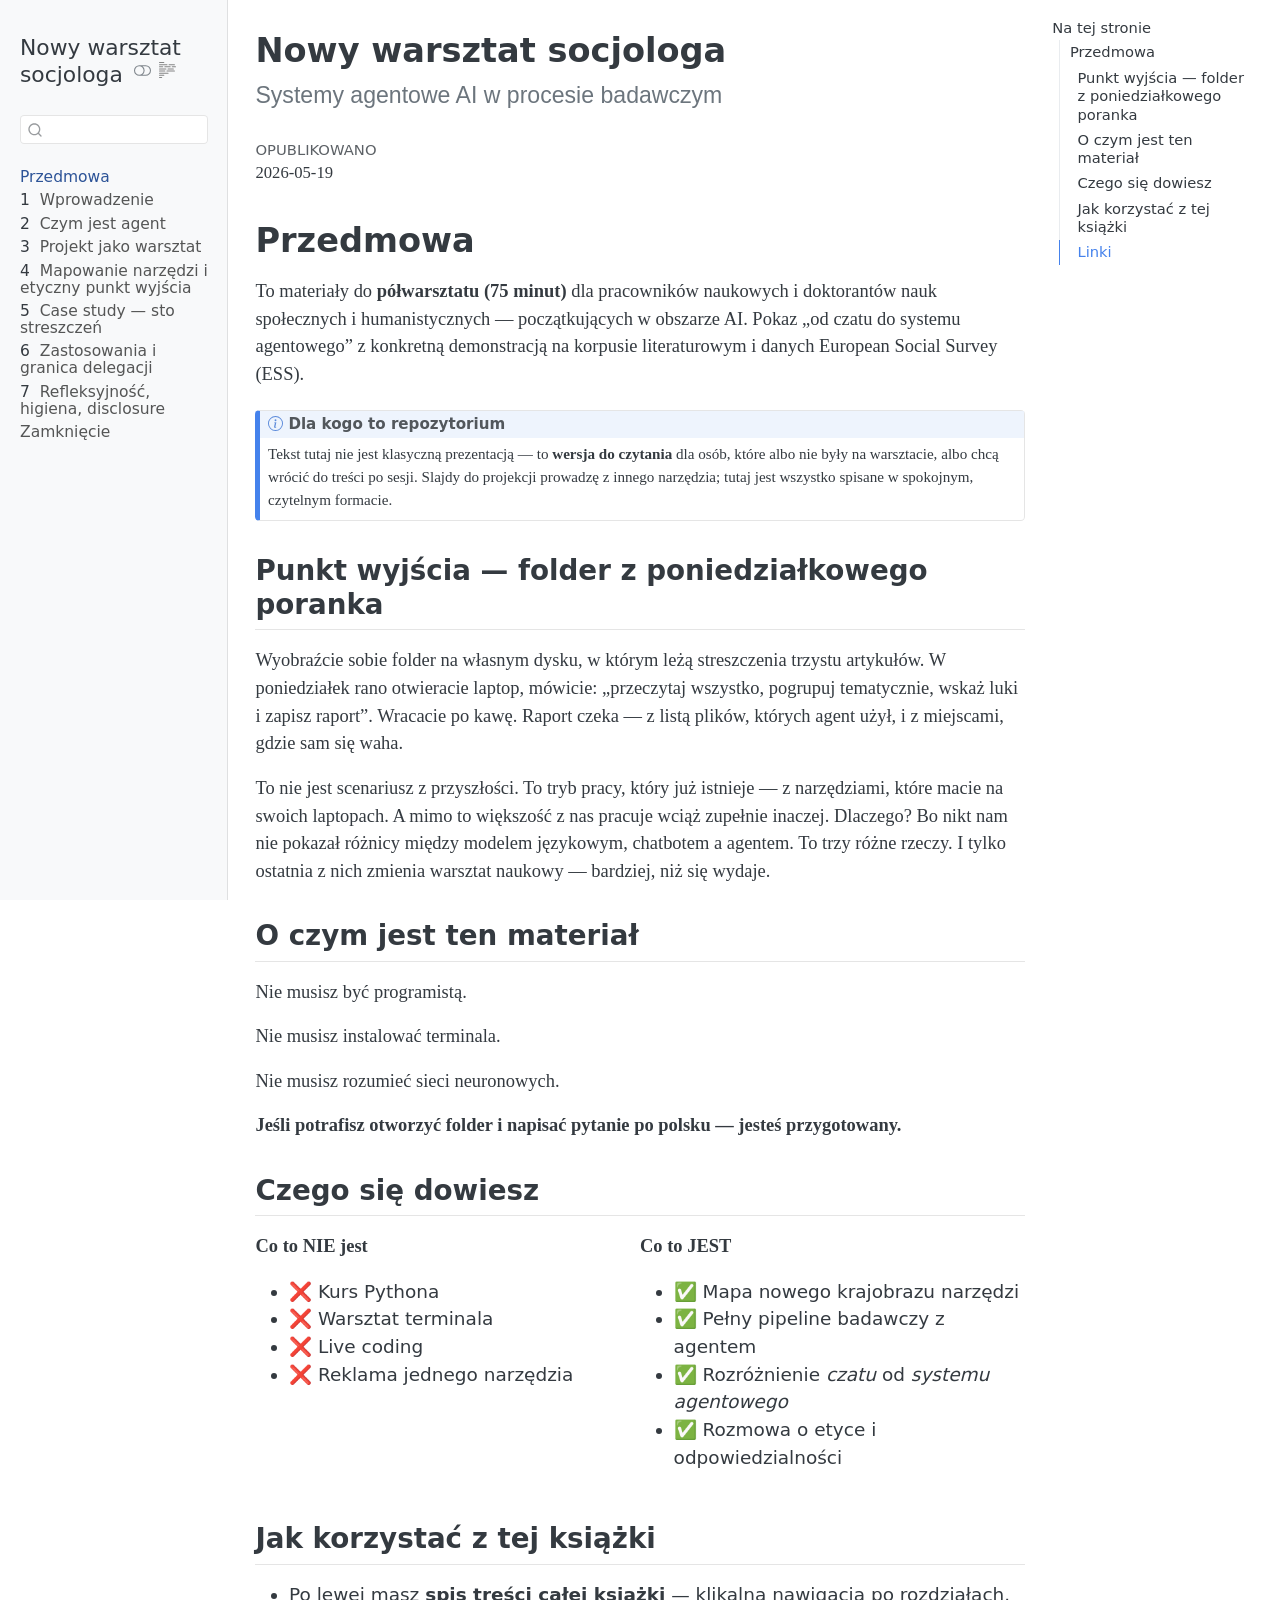
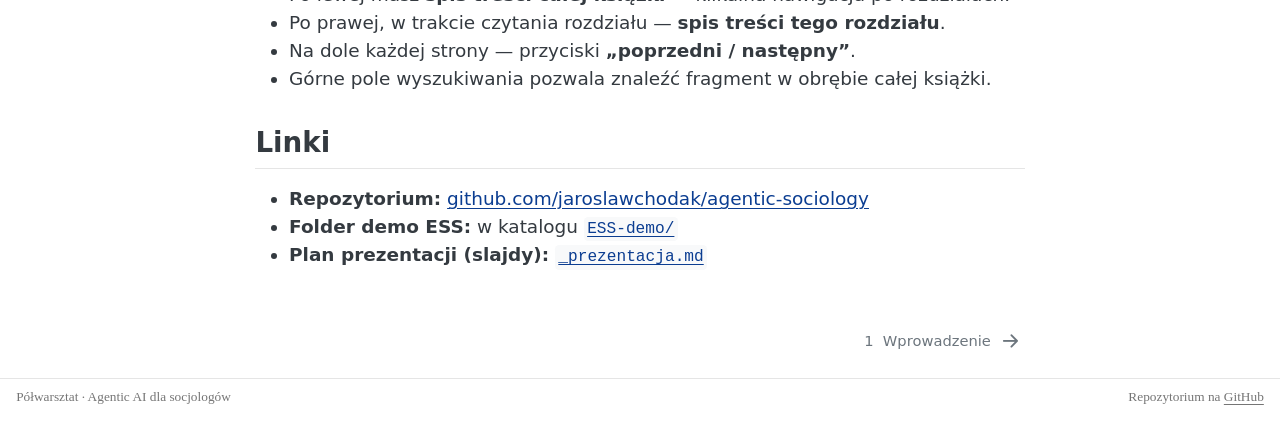
<file: index.html>
<!DOCTYPE html>
<html xmlns="http://www.w3.org/1999/xhtml" lang="pl" xml:lang="pl"><head>

<meta charset="utf-8">
<meta name="generator" content="quarto-1.6.40">

<meta name="viewport" content="width=device-width, initial-scale=1.0, user-scalable=yes">

<meta name="dcterms.date" content="2026-05-19">

<title>Nowy warsztat socjologa</title>
<style>
code{white-space: pre-wrap;}
span.smallcaps{font-variant: small-caps;}
div.columns{display: flex; gap: min(4vw, 1.5em);}
div.column{flex: auto; overflow-x: auto;}
div.hanging-indent{margin-left: 1.5em; text-indent: -1.5em;}
ul.task-list{list-style: none;}
ul.task-list li input[type="checkbox"] {
  width: 0.8em;
  margin: 0 0.8em 0.2em -1em; /* quarto-specific, see https://github.com/quarto-dev/quarto-cli/issues/4556 */ 
  vertical-align: middle;
}
</style>


<script src="site_libs/quarto-nav/quarto-nav.js"></script>
<script src="site_libs/quarto-nav/headroom.min.js"></script>
<script src="site_libs/clipboard/clipboard.min.js"></script>
<script src="site_libs/quarto-search/autocomplete.umd.js"></script>
<script src="site_libs/quarto-search/fuse.min.js"></script>
<script src="site_libs/quarto-search/quarto-search.js"></script>
<meta name="quarto:offset" content="./">
<link href="./01-wprowadzenie.html" rel="next">
<script src="site_libs/quarto-html/quarto.js"></script>
<script src="site_libs/quarto-html/popper.min.js"></script>
<script src="site_libs/quarto-html/tippy.umd.min.js"></script>
<script src="site_libs/quarto-html/anchor.min.js"></script>
<link href="site_libs/quarto-html/tippy.css" rel="stylesheet">
<link href="site_libs/quarto-html/quarto-syntax-highlighting-549806ee2085284f45b00abea8c6df48.css" rel="stylesheet" class="quarto-color-scheme" id="quarto-text-highlighting-styles">
<link href="site_libs/quarto-html/quarto-syntax-highlighting-dark-8ea72dc5fed832574809a9c94082fbbb.css" rel="prefetch" class="quarto-color-scheme quarto-color-alternate" id="quarto-text-highlighting-styles">
<script src="site_libs/bootstrap/bootstrap.min.js"></script>
<link href="site_libs/bootstrap/bootstrap-icons.css" rel="stylesheet">
<link href="site_libs/bootstrap/bootstrap-84f61140578a88987d3c018cc6b1b6c8.min.css" rel="stylesheet" append-hash="true" class="quarto-color-scheme" id="quarto-bootstrap" data-mode="light">
<link href="site_libs/bootstrap/bootstrap-dark-3d82178b4029b79cf09e392977d02663.min.css" rel="prefetch" append-hash="true" class="quarto-color-scheme quarto-color-alternate" id="quarto-bootstrap" data-mode="dark">
<script id="quarto-search-options" type="application/json">{
  "location": "sidebar",
  "copy-button": false,
  "collapse-after": 3,
  "panel-placement": "start",
  "type": "textbox",
  "limit": 50,
  "keyboard-shortcut": [
    "f",
    "/",
    "s"
  ],
  "show-item-context": false,
  "language": {
    "search-no-results-text": "Brak wyników",
    "search-matching-documents-text": "dopasowane dokumenty",
    "search-copy-link-title": "Kopiuj link do wyszukiwania",
    "search-hide-matches-text": "Ukryj dodatkowe dopasowania",
    "search-more-match-text": "więcej dopasowań w tym dokumencie",
    "search-more-matches-text": "więcej dopasowań w tym dokumencie",
    "search-clear-button-title": "Wyczyść",
    "search-text-placeholder": "",
    "search-detached-cancel-button-title": "Anuluj",
    "search-submit-button-title": "Zatwierdź",
    "search-label": "Szukaj"
  }
}</script>
<style>html{ scroll-behavior: smooth; }</style>


</head>

<body class="nav-sidebar docked">

<div id="quarto-search-results"></div>
  <header id="quarto-header" class="headroom fixed-top">
  <nav class="quarto-secondary-nav">
    <div class="container-fluid d-flex">
      <button type="button" class="quarto-btn-toggle btn" data-bs-toggle="collapse" role="button" data-bs-target=".quarto-sidebar-collapse-item" aria-controls="quarto-sidebar" aria-expanded="false" aria-label="Przełącz pasek boczny" onclick="if (window.quartoToggleHeadroom) { window.quartoToggleHeadroom(); }">
        <i class="bi bi-layout-text-sidebar-reverse"></i>
      </button>
        <nav class="quarto-page-breadcrumbs" aria-label="breadcrumb"><ol class="breadcrumb"><li class="breadcrumb-item"><a href="./index.html">Przedmowa</a></li></ol></nav>
        <a class="flex-grow-1" role="navigation" data-bs-toggle="collapse" data-bs-target=".quarto-sidebar-collapse-item" aria-controls="quarto-sidebar" aria-expanded="false" aria-label="Przełącz pasek boczny" onclick="if (window.quartoToggleHeadroom) { window.quartoToggleHeadroom(); }">      
        </a>
      <button type="button" class="btn quarto-search-button" aria-label="Szukaj" onclick="window.quartoOpenSearch();">
        <i class="bi bi-search"></i>
      </button>
    </div>
  </nav>
</header>
<!-- content -->
<div id="quarto-content" class="quarto-container page-columns page-rows-contents page-layout-article">
<!-- sidebar -->
  <nav id="quarto-sidebar" class="sidebar collapse collapse-horizontal quarto-sidebar-collapse-item sidebar-navigation docked overflow-auto">
    <div class="pt-lg-2 mt-2 text-left sidebar-header">
    <div class="sidebar-title mb-0 py-0">
      <a href="./">Nowy warsztat socjologa</a> 
        <div class="sidebar-tools-main">
  <a href="" class="quarto-color-scheme-toggle quarto-navigation-tool  px-1" onclick="window.quartoToggleColorScheme(); return false;" title="Przełącz tryb ciemny"><i class="bi"></i></a>
  <a href="" class="quarto-reader-toggle quarto-navigation-tool px-1" onclick="window.quartoToggleReader(); return false;" title="Przełącz tryb czytnika">
  <div class="quarto-reader-toggle-btn">
  <i class="bi"></i>
  </div>
</a>
</div>
    </div>
      </div>
        <div class="mt-2 flex-shrink-0 align-items-center">
        <div class="sidebar-search">
        <div id="quarto-search" class="" title="Szukaj"></div>
        </div>
        </div>
    <div class="sidebar-menu-container"> 
    <ul class="list-unstyled mt-1">
        <li class="sidebar-item">
  <div class="sidebar-item-container"> 
  <a href="./index.html" class="sidebar-item-text sidebar-link active">
 <span class="menu-text">Przedmowa</span></a>
  </div>
</li>
        <li class="sidebar-item">
  <div class="sidebar-item-container"> 
  <a href="./01-wprowadzenie.html" class="sidebar-item-text sidebar-link">
 <span class="menu-text"><span class="chapter-number">1</span>&nbsp; <span class="chapter-title">Wprowadzenie</span></span></a>
  </div>
</li>
        <li class="sidebar-item">
  <div class="sidebar-item-container"> 
  <a href="./02-czym-jest-agent.html" class="sidebar-item-text sidebar-link">
 <span class="menu-text"><span class="chapter-number">2</span>&nbsp; <span class="chapter-title">Czym jest agent</span></span></a>
  </div>
</li>
        <li class="sidebar-item">
  <div class="sidebar-item-container"> 
  <a href="./03-projekt.html" class="sidebar-item-text sidebar-link">
 <span class="menu-text"><span class="chapter-number">3</span>&nbsp; <span class="chapter-title">Projekt jako warsztat</span></span></a>
  </div>
</li>
        <li class="sidebar-item">
  <div class="sidebar-item-container"> 
  <a href="./04-krajobraz.html" class="sidebar-item-text sidebar-link">
 <span class="menu-text"><span class="chapter-number">4</span>&nbsp; <span class="chapter-title">Mapowanie narzędzi i etyczny punkt wyjścia</span></span></a>
  </div>
</li>
        <li class="sidebar-item">
  <div class="sidebar-item-container"> 
  <a href="./05-case-study.html" class="sidebar-item-text sidebar-link">
 <span class="menu-text"><span class="chapter-number">5</span>&nbsp; <span class="chapter-title">Case study — sto streszczeń</span></span></a>
  </div>
</li>
        <li class="sidebar-item">
  <div class="sidebar-item-container"> 
  <a href="./06-zastosowania.html" class="sidebar-item-text sidebar-link">
 <span class="menu-text"><span class="chapter-number">6</span>&nbsp; <span class="chapter-title">Zastosowania i granica delegacji</span></span></a>
  </div>
</li>
        <li class="sidebar-item">
  <div class="sidebar-item-container"> 
  <a href="./07-friction.html" class="sidebar-item-text sidebar-link">
 <span class="menu-text"><span class="chapter-number">7</span>&nbsp; <span class="chapter-title">Refleksyjność, higiena, disclosure</span></span></a>
  </div>
</li>
        <li class="sidebar-item">
  <div class="sidebar-item-container"> 
  <a href="./08-zamkniecie.html" class="sidebar-item-text sidebar-link">
 <span class="menu-text">Zamknięcie</span></a>
  </div>
</li>
    </ul>
    </div>
</nav>
<div id="quarto-sidebar-glass" class="quarto-sidebar-collapse-item" data-bs-toggle="collapse" data-bs-target=".quarto-sidebar-collapse-item"></div>
<!-- margin-sidebar -->
    <div id="quarto-margin-sidebar" class="sidebar margin-sidebar">
        <nav id="TOC" role="doc-toc" class="toc-active">
    <h2 id="toc-title">Na tej stronie</h2>
   
  <ul>
  <li><a href="#przedmowa" id="toc-przedmowa" class="nav-link active" data-scroll-target="#przedmowa">Przedmowa</a>
  <ul class="collapse">
  <li><a href="#punkt-wyjścia-folder-z-poniedziałkowego-poranka" id="toc-punkt-wyjścia-folder-z-poniedziałkowego-poranka" class="nav-link" data-scroll-target="#punkt-wyjścia-folder-z-poniedziałkowego-poranka">Punkt wyjścia — folder z poniedziałkowego poranka</a></li>
  <li><a href="#o-czym-jest-ten-materiał" id="toc-o-czym-jest-ten-materiał" class="nav-link" data-scroll-target="#o-czym-jest-ten-materiał">O czym jest ten materiał</a></li>
  <li><a href="#czego-się-dowiesz" id="toc-czego-się-dowiesz" class="nav-link" data-scroll-target="#czego-się-dowiesz">Czego się dowiesz</a></li>
  <li><a href="#jak-korzystać-z-tej-książki" id="toc-jak-korzystać-z-tej-książki" class="nav-link" data-scroll-target="#jak-korzystać-z-tej-książki">Jak korzystać z tej książki</a></li>
  <li><a href="#linki" id="toc-linki" class="nav-link" data-scroll-target="#linki">Linki</a></li>
  </ul></li>
  </ul>
</nav>
    </div>
<!-- main -->
<main class="content" id="quarto-document-content">

<header id="title-block-header" class="quarto-title-block default">
<div class="quarto-title">
<h1 class="title">Nowy warsztat socjologa</h1>
<p class="subtitle lead">Systemy agentowe AI w procesie badawczym</p>
</div>



<div class="quarto-title-meta">

    
    <div>
    <div class="quarto-title-meta-heading">Opublikowano</div>
    <div class="quarto-title-meta-contents">
      <p class="date">2026-05-19</p>
    </div>
  </div>
  
    
  </div>
  


</header>


<section id="przedmowa" class="level1 unnumbered">
<h1 class="unnumbered">Przedmowa</h1>
<p>To materiały do <strong>półwarsztatu (75 minut)</strong> dla pracowników naukowych i doktorantów nauk społecznych i humanistycznych — początkujących w obszarze AI. Pokaz „od czatu do systemu agentowego” z konkretną demonstracją na korpusie literaturowym i danych European Social Survey (ESS).</p>
<div class="callout callout-style-default callout-note callout-titled" title="Dla kogo to repozytorium">
<div class="callout-header d-flex align-content-center">
<div class="callout-icon-container">
<i class="callout-icon"></i>
</div>
<div class="callout-title-container flex-fill">
Dla kogo to repozytorium
</div>
</div>
<div class="callout-body-container callout-body">
<p>Tekst tutaj nie jest klasyczną prezentacją — to <strong>wersja do czytania</strong> dla osób, które albo nie były na warsztacie, albo chcą wrócić do treści po sesji. Slajdy do projekcji prowadzę z innego narzędzia; tutaj jest wszystko spisane w spokojnym, czytelnym formacie.</p>
</div>
</div>
<section id="punkt-wyjścia-folder-z-poniedziałkowego-poranka" class="level2">
<h2 class="anchored" data-anchor-id="punkt-wyjścia-folder-z-poniedziałkowego-poranka">Punkt wyjścia — folder z poniedziałkowego poranka</h2>
<p>Wyobraźcie sobie folder na własnym dysku, w którym leżą streszczenia trzystu artykułów. W poniedziałek rano otwieracie laptop, mówicie: „przeczytaj wszystko, pogrupuj tematycznie, wskaż luki i zapisz raport”. Wracacie po kawę. Raport czeka — z listą plików, których agent użył, i z miejscami, gdzie sam się waha.</p>
<p>To nie jest scenariusz z przyszłości. To tryb pracy, który już istnieje — z narzędziami, które macie na swoich laptopach. A mimo to większość z nas pracuje wciąż zupełnie inaczej. Dlaczego? Bo nikt nam nie pokazał różnicy między modelem językowym, chatbotem a agentem. To trzy różne rzeczy. I tylko ostatnia z nich zmienia warsztat naukowy — bardziej, niż się wydaje.</p>
</section>
<section id="o-czym-jest-ten-materiał" class="level2">
<h2 class="anchored" data-anchor-id="o-czym-jest-ten-materiał">O czym jest ten materiał</h2>
<p>Nie musisz być programistą.</p>
<p>Nie musisz instalować terminala.</p>
<p>Nie musisz rozumieć sieci neuronowych.</p>
<p><strong>Jeśli potrafisz otworzyć folder i napisać pytanie po polsku — jesteś przygotowany.</strong></p>
</section>
<section id="czego-się-dowiesz" class="level2">
<h2 class="anchored" data-anchor-id="czego-się-dowiesz">Czego się dowiesz</h2>
<div class="columns">
<div class="column" style="width:50%;">
<p><strong>Co to NIE jest</strong></p>
<ul>
<li>❌ Kurs Pythona</li>
<li>❌ Warsztat terminala</li>
<li>❌ Live coding</li>
<li>❌ Reklama jednego narzędzia</li>
</ul>
</div><div class="column" style="width:50%;">
<p><strong>Co to JEST</strong></p>
<ul>
<li>✅ Mapa nowego krajobrazu narzędzi</li>
<li>✅ Pełny pipeline badawczy z agentem</li>
<li>✅ Rozróżnienie <em>czatu</em> od <em>systemu agentowego</em></li>
<li>✅ Rozmowa o etyce i odpowiedzialności</li>
</ul>
</div>
</div>
</section>
<section id="jak-korzystać-z-tej-książki" class="level2">
<h2 class="anchored" data-anchor-id="jak-korzystać-z-tej-książki">Jak korzystać z tej książki</h2>
<ul>
<li>Po lewej masz <strong>spis treści całej książki</strong> — klikalna nawigacja po rozdziałach.</li>
<li>Po prawej, w trakcie czytania rozdziału — <strong>spis treści tego rozdziału</strong>.</li>
<li>Na dole każdej strony — przyciski <strong>„poprzedni / następny”</strong>.</li>
<li>Górne pole wyszukiwania pozwala znaleźć fragment w obrębie całej książki.</li>
</ul>
</section>
<section id="linki" class="level2">
<h2 class="anchored" data-anchor-id="linki">Linki</h2>
<ul>
<li><strong>Repozytorium:</strong> <a href="https://github.com/jaroslawchodak/agentic-sociology">github.com/jaroslawchodak/agentic-sociology</a></li>
<li><strong>Folder demo ESS:</strong> w katalogu <a href="https://github.com/jaroslawchodak/agentic-sociology/tree/main/ESS-demo"><code>ESS-demo/</code></a></li>
<li><strong>Plan prezentacji (slajdy):</strong> <a href="https://github.com/jaroslawchodak/agentic-sociology/blob/main/_prezentacja.md"><code>_prezentacja.md</code></a></li>
</ul>


</section>
</section>

</main> <!-- /main -->
<script id="quarto-html-after-body" type="application/javascript">
window.document.addEventListener("DOMContentLoaded", function (event) {
  const toggleBodyColorMode = (bsSheetEl) => {
    const mode = bsSheetEl.getAttribute("data-mode");
    const bodyEl = window.document.querySelector("body");
    if (mode === "dark") {
      bodyEl.classList.add("quarto-dark");
      bodyEl.classList.remove("quarto-light");
    } else {
      bodyEl.classList.add("quarto-light");
      bodyEl.classList.remove("quarto-dark");
    }
  }
  const toggleBodyColorPrimary = () => {
    const bsSheetEl = window.document.querySelector("link#quarto-bootstrap");
    if (bsSheetEl) {
      toggleBodyColorMode(bsSheetEl);
    }
  }
  toggleBodyColorPrimary();  
  const disableStylesheet = (stylesheets) => {
    for (let i=0; i < stylesheets.length; i++) {
      const stylesheet = stylesheets[i];
      stylesheet.rel = 'prefetch';
    }
  }
  const enableStylesheet = (stylesheets) => {
    for (let i=0; i < stylesheets.length; i++) {
      const stylesheet = stylesheets[i];
      stylesheet.rel = 'stylesheet';
    }
  }
  const manageTransitions = (selector, allowTransitions) => {
    const els = window.document.querySelectorAll(selector);
    for (let i=0; i < els.length; i++) {
      const el = els[i];
      if (allowTransitions) {
        el.classList.remove('notransition');
      } else {
        el.classList.add('notransition');
      }
    }
  }
  const toggleGiscusIfUsed = (isAlternate, darkModeDefault) => {
    const baseTheme = document.querySelector('#giscus-base-theme')?.value ?? 'light';
    const alternateTheme = document.querySelector('#giscus-alt-theme')?.value ?? 'dark';
    let newTheme = '';
    if(darkModeDefault) {
      newTheme = isAlternate ? baseTheme : alternateTheme;
    } else {
      newTheme = isAlternate ? alternateTheme : baseTheme;
    }
    const changeGiscusTheme = () => {
      // From: https://github.com/giscus/giscus/issues/336
      const sendMessage = (message) => {
        const iframe = document.querySelector('iframe.giscus-frame');
        if (!iframe) return;
        iframe.contentWindow.postMessage({ giscus: message }, 'https://giscus.app');
      }
      sendMessage({
        setConfig: {
          theme: newTheme
        }
      });
    }
    const isGiscussLoaded = window.document.querySelector('iframe.giscus-frame') !== null;
    if (isGiscussLoaded) {
      changeGiscusTheme();
    }
  }
  const toggleColorMode = (alternate) => {
    // Switch the stylesheets
    const alternateStylesheets = window.document.querySelectorAll('link.quarto-color-scheme.quarto-color-alternate');
    manageTransitions('#quarto-margin-sidebar .nav-link', false);
    if (alternate) {
      enableStylesheet(alternateStylesheets);
      for (const sheetNode of alternateStylesheets) {
        if (sheetNode.id === "quarto-bootstrap") {
          toggleBodyColorMode(sheetNode);
        }
      }
    } else {
      disableStylesheet(alternateStylesheets);
      toggleBodyColorPrimary();
    }
    manageTransitions('#quarto-margin-sidebar .nav-link', true);
    // Switch the toggles
    const toggles = window.document.querySelectorAll('.quarto-color-scheme-toggle');
    for (let i=0; i < toggles.length; i++) {
      const toggle = toggles[i];
      if (toggle) {
        if (alternate) {
          toggle.classList.add("alternate");     
        } else {
          toggle.classList.remove("alternate");
        }
      }
    }
    // Hack to workaround the fact that safari doesn't
    // properly recolor the scrollbar when toggling (#1455)
    if (navigator.userAgent.indexOf('Safari') > 0 && navigator.userAgent.indexOf('Chrome') == -1) {
      manageTransitions("body", false);
      window.scrollTo(0, 1);
      setTimeout(() => {
        window.scrollTo(0, 0);
        manageTransitions("body", true);
      }, 40);  
    }
  }
  const isFileUrl = () => { 
    return window.location.protocol === 'file:';
  }
  const hasAlternateSentinel = () => {  
    let styleSentinel = getColorSchemeSentinel();
    if (styleSentinel !== null) {
      return styleSentinel === "alternate";
    } else {
      return false;
    }
  }
  const setStyleSentinel = (alternate) => {
    const value = alternate ? "alternate" : "default";
    if (!isFileUrl()) {
      window.localStorage.setItem("quarto-color-scheme", value);
    } else {
      localAlternateSentinel = value;
    }
  }
  const getColorSchemeSentinel = () => {
    if (!isFileUrl()) {
      const storageValue = window.localStorage.getItem("quarto-color-scheme");
      return storageValue != null ? storageValue : localAlternateSentinel;
    } else {
      return localAlternateSentinel;
    }
  }
  const darkModeDefault = false;
  let localAlternateSentinel = darkModeDefault ? 'alternate' : 'default';
  // Dark / light mode switch
  window.quartoToggleColorScheme = () => {
    // Read the current dark / light value 
    let toAlternate = !hasAlternateSentinel();
    toggleColorMode(toAlternate);
    setStyleSentinel(toAlternate);
    toggleGiscusIfUsed(toAlternate, darkModeDefault);
  };
  // Ensure there is a toggle, if there isn't float one in the top right
  if (window.document.querySelector('.quarto-color-scheme-toggle') === null) {
    const a = window.document.createElement('a');
    a.classList.add('top-right');
    a.classList.add('quarto-color-scheme-toggle');
    a.href = "";
    a.onclick = function() { try { window.quartoToggleColorScheme(); } catch {} return false; };
    const i = window.document.createElement("i");
    i.classList.add('bi');
    a.appendChild(i);
    window.document.body.appendChild(a);
  }
  // Switch to dark mode if need be
  if (hasAlternateSentinel()) {
    toggleColorMode(true);
  } else {
    toggleColorMode(false);
  }
  const icon = "";
  const anchorJS = new window.AnchorJS();
  anchorJS.options = {
    placement: 'right',
    icon: icon
  };
  anchorJS.add('.anchored');
  const isCodeAnnotation = (el) => {
    for (const clz of el.classList) {
      if (clz.startsWith('code-annotation-')) {                     
        return true;
      }
    }
    return false;
  }
  const onCopySuccess = function(e) {
    // button target
    const button = e.trigger;
    // don't keep focus
    button.blur();
    // flash "checked"
    button.classList.add('code-copy-button-checked');
    var currentTitle = button.getAttribute("title");
    button.setAttribute("title", "Skopiowano!");
    let tooltip;
    if (window.bootstrap) {
      button.setAttribute("data-bs-toggle", "tooltip");
      button.setAttribute("data-bs-placement", "left");
      button.setAttribute("data-bs-title", "Skopiowano!");
      tooltip = new bootstrap.Tooltip(button, 
        { trigger: "manual", 
          customClass: "code-copy-button-tooltip",
          offset: [0, -8]});
      tooltip.show();    
    }
    setTimeout(function() {
      if (tooltip) {
        tooltip.hide();
        button.removeAttribute("data-bs-title");
        button.removeAttribute("data-bs-toggle");
        button.removeAttribute("data-bs-placement");
      }
      button.setAttribute("title", currentTitle);
      button.classList.remove('code-copy-button-checked');
    }, 1000);
    // clear code selection
    e.clearSelection();
  }
  const getTextToCopy = function(trigger) {
      const codeEl = trigger.previousElementSibling.cloneNode(true);
      for (const childEl of codeEl.children) {
        if (isCodeAnnotation(childEl)) {
          childEl.remove();
        }
      }
      return codeEl.innerText;
  }
  const clipboard = new window.ClipboardJS('.code-copy-button:not([data-in-quarto-modal])', {
    text: getTextToCopy
  });
  clipboard.on('success', onCopySuccess);
  if (window.document.getElementById('quarto-embedded-source-code-modal')) {
    const clipboardModal = new window.ClipboardJS('.code-copy-button[data-in-quarto-modal]', {
      text: getTextToCopy,
      container: window.document.getElementById('quarto-embedded-source-code-modal')
    });
    clipboardModal.on('success', onCopySuccess);
  }
    var localhostRegex = new RegExp(/^(?:http|https):\/\/localhost\:?[0-9]*\//);
    var mailtoRegex = new RegExp(/^mailto:/);
      var filterRegex = new RegExp('/' + window.location.host + '/');
    var isInternal = (href) => {
        return filterRegex.test(href) || localhostRegex.test(href) || mailtoRegex.test(href);
    }
    // Inspect non-navigation links and adorn them if external
 	var links = window.document.querySelectorAll('a[href]:not(.nav-link):not(.navbar-brand):not(.toc-action):not(.sidebar-link):not(.sidebar-item-toggle):not(.pagination-link):not(.no-external):not([aria-hidden]):not(.dropdown-item):not(.quarto-navigation-tool):not(.about-link)');
    for (var i=0; i<links.length; i++) {
      const link = links[i];
      if (!isInternal(link.href)) {
        // undo the damage that might have been done by quarto-nav.js in the case of
        // links that we want to consider external
        if (link.dataset.originalHref !== undefined) {
          link.href = link.dataset.originalHref;
        }
      }
    }
  function tippyHover(el, contentFn, onTriggerFn, onUntriggerFn) {
    const config = {
      allowHTML: true,
      maxWidth: 500,
      delay: 100,
      arrow: false,
      appendTo: function(el) {
          return el.parentElement;
      },
      interactive: true,
      interactiveBorder: 10,
      theme: 'quarto',
      placement: 'bottom-start',
    };
    if (contentFn) {
      config.content = contentFn;
    }
    if (onTriggerFn) {
      config.onTrigger = onTriggerFn;
    }
    if (onUntriggerFn) {
      config.onUntrigger = onUntriggerFn;
    }
    window.tippy(el, config); 
  }
  const noterefs = window.document.querySelectorAll('a[role="doc-noteref"]');
  for (var i=0; i<noterefs.length; i++) {
    const ref = noterefs[i];
    tippyHover(ref, function() {
      // use id or data attribute instead here
      let href = ref.getAttribute('data-footnote-href') || ref.getAttribute('href');
      try { href = new URL(href).hash; } catch {}
      const id = href.replace(/^#\/?/, "");
      const note = window.document.getElementById(id);
      if (note) {
        return note.innerHTML;
      } else {
        return "";
      }
    });
  }
  const xrefs = window.document.querySelectorAll('a.quarto-xref');
  const processXRef = (id, note) => {
    // Strip column container classes
    const stripColumnClz = (el) => {
      el.classList.remove("page-full", "page-columns");
      if (el.children) {
        for (const child of el.children) {
          stripColumnClz(child);
        }
      }
    }
    stripColumnClz(note)
    if (id === null || id.startsWith('sec-')) {
      // Special case sections, only their first couple elements
      const container = document.createElement("div");
      if (note.children && note.children.length > 2) {
        container.appendChild(note.children[0].cloneNode(true));
        for (let i = 1; i < note.children.length; i++) {
          const child = note.children[i];
          if (child.tagName === "P" && child.innerText === "") {
            continue;
          } else {
            container.appendChild(child.cloneNode(true));
            break;
          }
        }
        if (window.Quarto?.typesetMath) {
          window.Quarto.typesetMath(container);
        }
        return container.innerHTML
      } else {
        if (window.Quarto?.typesetMath) {
          window.Quarto.typesetMath(note);
        }
        return note.innerHTML;
      }
    } else {
      // Remove any anchor links if they are present
      const anchorLink = note.querySelector('a.anchorjs-link');
      if (anchorLink) {
        anchorLink.remove();
      }
      if (window.Quarto?.typesetMath) {
        window.Quarto.typesetMath(note);
      }
      if (note.classList.contains("callout")) {
        return note.outerHTML;
      } else {
        return note.innerHTML;
      }
    }
  }
  for (var i=0; i<xrefs.length; i++) {
    const xref = xrefs[i];
    tippyHover(xref, undefined, function(instance) {
      instance.disable();
      let url = xref.getAttribute('href');
      let hash = undefined; 
      if (url.startsWith('#')) {
        hash = url;
      } else {
        try { hash = new URL(url).hash; } catch {}
      }
      if (hash) {
        const id = hash.replace(/^#\/?/, "");
        const note = window.document.getElementById(id);
        if (note !== null) {
          try {
            const html = processXRef(id, note.cloneNode(true));
            instance.setContent(html);
          } finally {
            instance.enable();
            instance.show();
          }
        } else {
          // See if we can fetch this
          fetch(url.split('#')[0])
          .then(res => res.text())
          .then(html => {
            const parser = new DOMParser();
            const htmlDoc = parser.parseFromString(html, "text/html");
            const note = htmlDoc.getElementById(id);
            if (note !== null) {
              const html = processXRef(id, note);
              instance.setContent(html);
            } 
          }).finally(() => {
            instance.enable();
            instance.show();
          });
        }
      } else {
        // See if we can fetch a full url (with no hash to target)
        // This is a special case and we should probably do some content thinning / targeting
        fetch(url)
        .then(res => res.text())
        .then(html => {
          const parser = new DOMParser();
          const htmlDoc = parser.parseFromString(html, "text/html");
          const note = htmlDoc.querySelector('main.content');
          if (note !== null) {
            // This should only happen for chapter cross references
            // (since there is no id in the URL)
            // remove the first header
            if (note.children.length > 0 && note.children[0].tagName === "HEADER") {
              note.children[0].remove();
            }
            const html = processXRef(null, note);
            instance.setContent(html);
          } 
        }).finally(() => {
          instance.enable();
          instance.show();
        });
      }
    }, function(instance) {
    });
  }
      let selectedAnnoteEl;
      const selectorForAnnotation = ( cell, annotation) => {
        let cellAttr = 'data-code-cell="' + cell + '"';
        let lineAttr = 'data-code-annotation="' +  annotation + '"';
        const selector = 'span[' + cellAttr + '][' + lineAttr + ']';
        return selector;
      }
      const selectCodeLines = (annoteEl) => {
        const doc = window.document;
        const targetCell = annoteEl.getAttribute("data-target-cell");
        const targetAnnotation = annoteEl.getAttribute("data-target-annotation");
        const annoteSpan = window.document.querySelector(selectorForAnnotation(targetCell, targetAnnotation));
        const lines = annoteSpan.getAttribute("data-code-lines").split(",");
        const lineIds = lines.map((line) => {
          return targetCell + "-" + line;
        })
        let top = null;
        let height = null;
        let parent = null;
        if (lineIds.length > 0) {
            //compute the position of the single el (top and bottom and make a div)
            const el = window.document.getElementById(lineIds[0]);
            top = el.offsetTop;
            height = el.offsetHeight;
            parent = el.parentElement.parentElement;
          if (lineIds.length > 1) {
            const lastEl = window.document.getElementById(lineIds[lineIds.length - 1]);
            const bottom = lastEl.offsetTop + lastEl.offsetHeight;
            height = bottom - top;
          }
          if (top !== null && height !== null && parent !== null) {
            // cook up a div (if necessary) and position it 
            let div = window.document.getElementById("code-annotation-line-highlight");
            if (div === null) {
              div = window.document.createElement("div");
              div.setAttribute("id", "code-annotation-line-highlight");
              div.style.position = 'absolute';
              parent.appendChild(div);
            }
            div.style.top = top - 2 + "px";
            div.style.height = height + 4 + "px";
            div.style.left = 0;
            let gutterDiv = window.document.getElementById("code-annotation-line-highlight-gutter");
            if (gutterDiv === null) {
              gutterDiv = window.document.createElement("div");
              gutterDiv.setAttribute("id", "code-annotation-line-highlight-gutter");
              gutterDiv.style.position = 'absolute';
              const codeCell = window.document.getElementById(targetCell);
              const gutter = codeCell.querySelector('.code-annotation-gutter');
              gutter.appendChild(gutterDiv);
            }
            gutterDiv.style.top = top - 2 + "px";
            gutterDiv.style.height = height + 4 + "px";
          }
          selectedAnnoteEl = annoteEl;
        }
      };
      const unselectCodeLines = () => {
        const elementsIds = ["code-annotation-line-highlight", "code-annotation-line-highlight-gutter"];
        elementsIds.forEach((elId) => {
          const div = window.document.getElementById(elId);
          if (div) {
            div.remove();
          }
        });
        selectedAnnoteEl = undefined;
      };
        // Handle positioning of the toggle
    window.addEventListener(
      "resize",
      throttle(() => {
        elRect = undefined;
        if (selectedAnnoteEl) {
          selectCodeLines(selectedAnnoteEl);
        }
      }, 10)
    );
    function throttle(fn, ms) {
    let throttle = false;
    let timer;
      return (...args) => {
        if(!throttle) { // first call gets through
            fn.apply(this, args);
            throttle = true;
        } else { // all the others get throttled
            if(timer) clearTimeout(timer); // cancel #2
            timer = setTimeout(() => {
              fn.apply(this, args);
              timer = throttle = false;
            }, ms);
        }
      };
    }
      // Attach click handler to the DT
      const annoteDls = window.document.querySelectorAll('dt[data-target-cell]');
      for (const annoteDlNode of annoteDls) {
        annoteDlNode.addEventListener('click', (event) => {
          const clickedEl = event.target;
          if (clickedEl !== selectedAnnoteEl) {
            unselectCodeLines();
            const activeEl = window.document.querySelector('dt[data-target-cell].code-annotation-active');
            if (activeEl) {
              activeEl.classList.remove('code-annotation-active');
            }
            selectCodeLines(clickedEl);
            clickedEl.classList.add('code-annotation-active');
          } else {
            // Unselect the line
            unselectCodeLines();
            clickedEl.classList.remove('code-annotation-active');
          }
        });
      }
  const findCites = (el) => {
    const parentEl = el.parentElement;
    if (parentEl) {
      const cites = parentEl.dataset.cites;
      if (cites) {
        return {
          el,
          cites: cites.split(' ')
        };
      } else {
        return findCites(el.parentElement)
      }
    } else {
      return undefined;
    }
  };
  var bibliorefs = window.document.querySelectorAll('a[role="doc-biblioref"]');
  for (var i=0; i<bibliorefs.length; i++) {
    const ref = bibliorefs[i];
    const citeInfo = findCites(ref);
    if (citeInfo) {
      tippyHover(citeInfo.el, function() {
        var popup = window.document.createElement('div');
        citeInfo.cites.forEach(function(cite) {
          var citeDiv = window.document.createElement('div');
          citeDiv.classList.add('hanging-indent');
          citeDiv.classList.add('csl-entry');
          var biblioDiv = window.document.getElementById('ref-' + cite);
          if (biblioDiv) {
            citeDiv.innerHTML = biblioDiv.innerHTML;
          }
          popup.appendChild(citeDiv);
        });
        return popup.innerHTML;
      });
    }
  }
});
</script>
<nav class="page-navigation">
  <div class="nav-page nav-page-previous">
  </div>
  <div class="nav-page nav-page-next">
      <a href="./01-wprowadzenie.html" class="pagination-link" aria-label="Wprowadzenie">
        <span class="nav-page-text"><span class="chapter-number">1</span>&nbsp; <span class="chapter-title">Wprowadzenie</span></span> <i class="bi bi-arrow-right-short"></i>
      </a>
  </div>
</nav>
</div> <!-- /content -->
<footer class="footer">
  <div class="nav-footer">
    <div class="nav-footer-left">
<p>Półwarsztat · Agentic AI dla socjologów</p>
</div>   
    <div class="nav-footer-center">
      &nbsp;
    </div>
    <div class="nav-footer-right">
<p>Repozytorium na <a href="https://github.com/jaroslawchodak/agentic-sociology">GitHub</a></p>
</div>
  </div>
</footer>




<script src="site_libs/quarto-html/zenscroll-min.js"></script>
</body></html>
</file>
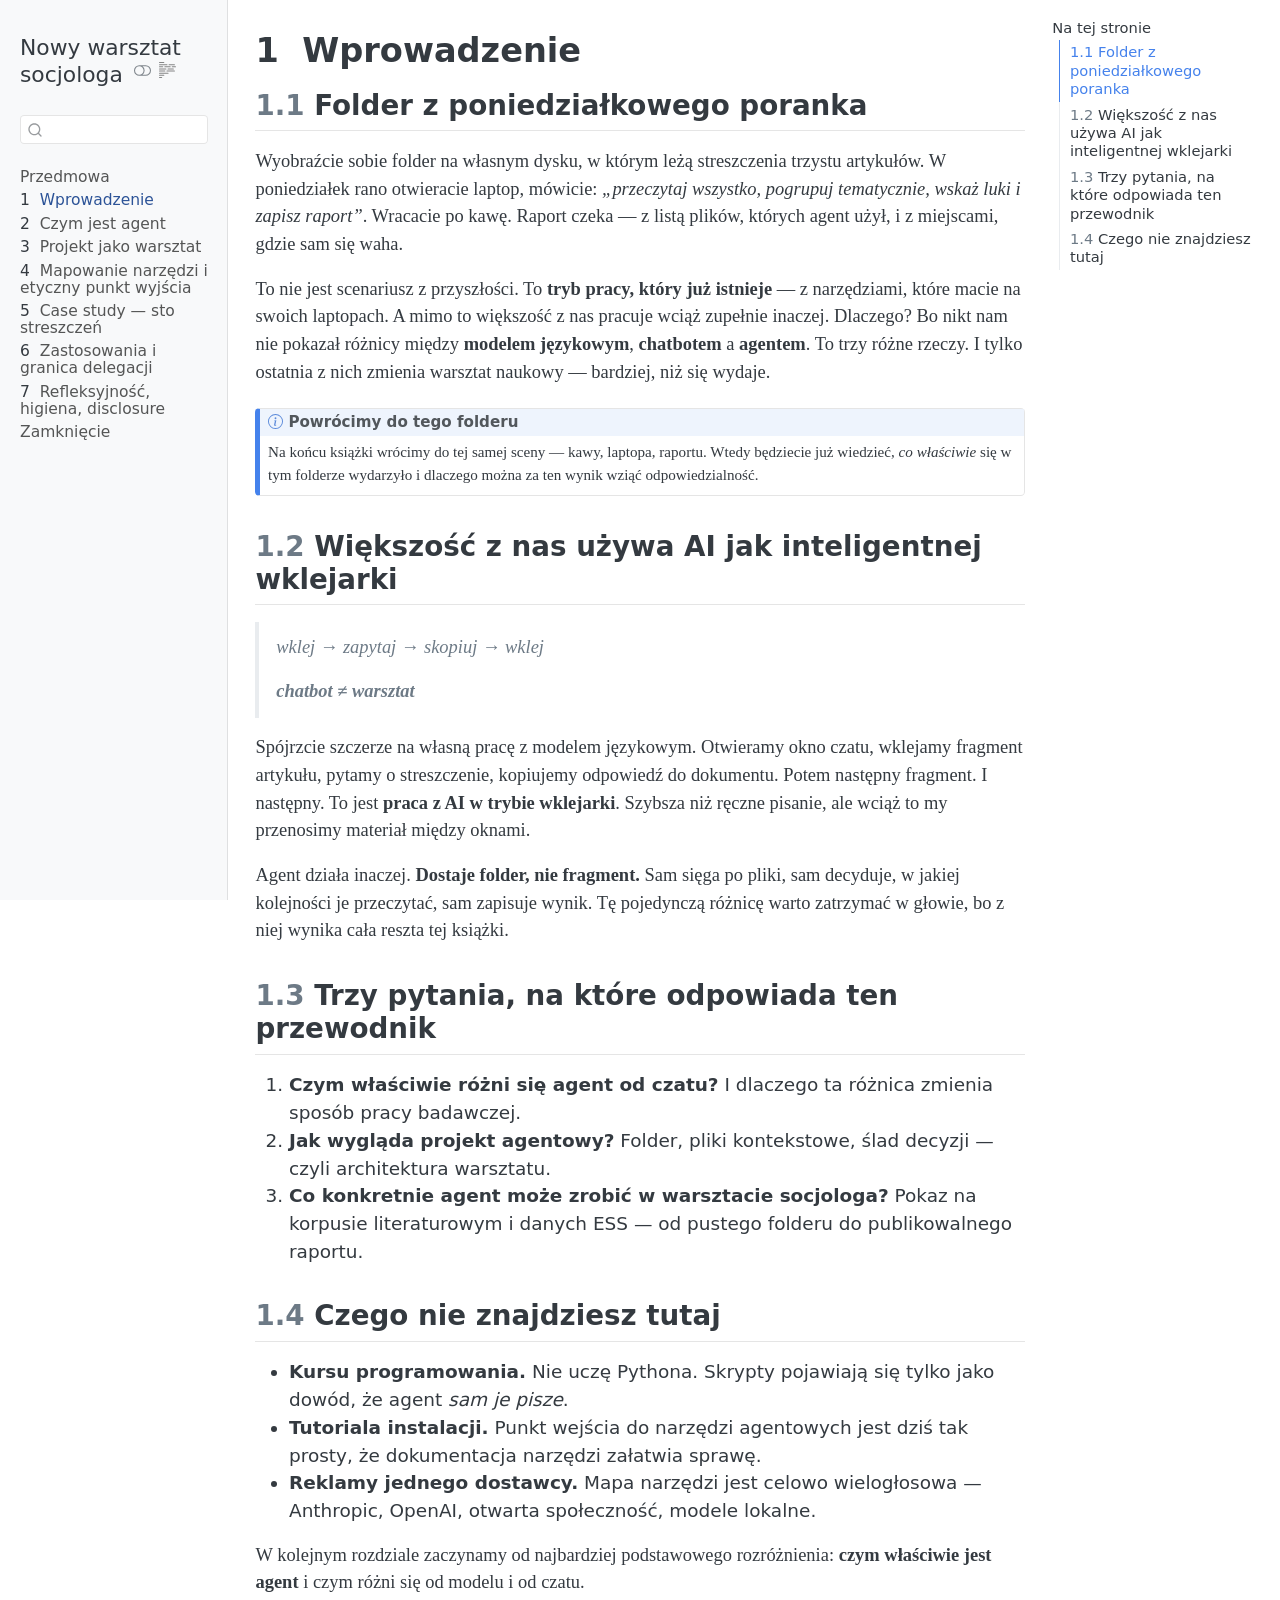
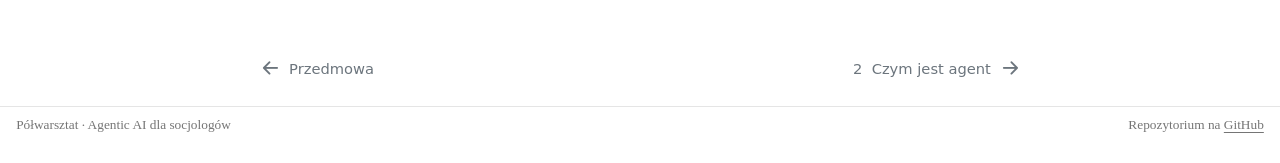
<file: 01-wprowadzenie.html>
<!DOCTYPE html>
<html xmlns="http://www.w3.org/1999/xhtml" lang="pl" xml:lang="pl"><head>

<meta charset="utf-8">
<meta name="generator" content="quarto-1.6.40">

<meta name="viewport" content="width=device-width, initial-scale=1.0, user-scalable=yes">


<title>1&nbsp; Wprowadzenie – Nowy warsztat socjologa</title>
<style>
code{white-space: pre-wrap;}
span.smallcaps{font-variant: small-caps;}
div.columns{display: flex; gap: min(4vw, 1.5em);}
div.column{flex: auto; overflow-x: auto;}
div.hanging-indent{margin-left: 1.5em; text-indent: -1.5em;}
ul.task-list{list-style: none;}
ul.task-list li input[type="checkbox"] {
  width: 0.8em;
  margin: 0 0.8em 0.2em -1em; /* quarto-specific, see https://github.com/quarto-dev/quarto-cli/issues/4556 */ 
  vertical-align: middle;
}
</style>


<script src="site_libs/quarto-nav/quarto-nav.js"></script>
<script src="site_libs/quarto-nav/headroom.min.js"></script>
<script src="site_libs/clipboard/clipboard.min.js"></script>
<script src="site_libs/quarto-search/autocomplete.umd.js"></script>
<script src="site_libs/quarto-search/fuse.min.js"></script>
<script src="site_libs/quarto-search/quarto-search.js"></script>
<meta name="quarto:offset" content="./">
<link href="./02-czym-jest-agent.html" rel="next">
<link href="./index.html" rel="prev">
<script src="site_libs/quarto-html/quarto.js"></script>
<script src="site_libs/quarto-html/popper.min.js"></script>
<script src="site_libs/quarto-html/tippy.umd.min.js"></script>
<script src="site_libs/quarto-html/anchor.min.js"></script>
<link href="site_libs/quarto-html/tippy.css" rel="stylesheet">
<link href="site_libs/quarto-html/quarto-syntax-highlighting-549806ee2085284f45b00abea8c6df48.css" rel="stylesheet" class="quarto-color-scheme" id="quarto-text-highlighting-styles">
<link href="site_libs/quarto-html/quarto-syntax-highlighting-dark-8ea72dc5fed832574809a9c94082fbbb.css" rel="prefetch" class="quarto-color-scheme quarto-color-alternate" id="quarto-text-highlighting-styles">
<script src="site_libs/bootstrap/bootstrap.min.js"></script>
<link href="site_libs/bootstrap/bootstrap-icons.css" rel="stylesheet">
<link href="site_libs/bootstrap/bootstrap-84f61140578a88987d3c018cc6b1b6c8.min.css" rel="stylesheet" append-hash="true" class="quarto-color-scheme" id="quarto-bootstrap" data-mode="light">
<link href="site_libs/bootstrap/bootstrap-dark-3d82178b4029b79cf09e392977d02663.min.css" rel="prefetch" append-hash="true" class="quarto-color-scheme quarto-color-alternate" id="quarto-bootstrap" data-mode="dark">
<script id="quarto-search-options" type="application/json">{
  "location": "sidebar",
  "copy-button": false,
  "collapse-after": 3,
  "panel-placement": "start",
  "type": "textbox",
  "limit": 50,
  "keyboard-shortcut": [
    "f",
    "/",
    "s"
  ],
  "show-item-context": false,
  "language": {
    "search-no-results-text": "Brak wyników",
    "search-matching-documents-text": "dopasowane dokumenty",
    "search-copy-link-title": "Kopiuj link do wyszukiwania",
    "search-hide-matches-text": "Ukryj dodatkowe dopasowania",
    "search-more-match-text": "więcej dopasowań w tym dokumencie",
    "search-more-matches-text": "więcej dopasowań w tym dokumencie",
    "search-clear-button-title": "Wyczyść",
    "search-text-placeholder": "",
    "search-detached-cancel-button-title": "Anuluj",
    "search-submit-button-title": "Zatwierdź",
    "search-label": "Szukaj"
  }
}</script>
<style>html{ scroll-behavior: smooth; }</style>


</head>

<body class="nav-sidebar docked">

<div id="quarto-search-results"></div>
  <header id="quarto-header" class="headroom fixed-top">
  <nav class="quarto-secondary-nav">
    <div class="container-fluid d-flex">
      <button type="button" class="quarto-btn-toggle btn" data-bs-toggle="collapse" role="button" data-bs-target=".quarto-sidebar-collapse-item" aria-controls="quarto-sidebar" aria-expanded="false" aria-label="Przełącz pasek boczny" onclick="if (window.quartoToggleHeadroom) { window.quartoToggleHeadroom(); }">
        <i class="bi bi-layout-text-sidebar-reverse"></i>
      </button>
        <nav class="quarto-page-breadcrumbs" aria-label="breadcrumb"><ol class="breadcrumb"><li class="breadcrumb-item"><a href="./01-wprowadzenie.html"><span class="chapter-number">1</span>&nbsp; <span class="chapter-title">Wprowadzenie</span></a></li></ol></nav>
        <a class="flex-grow-1" role="navigation" data-bs-toggle="collapse" data-bs-target=".quarto-sidebar-collapse-item" aria-controls="quarto-sidebar" aria-expanded="false" aria-label="Przełącz pasek boczny" onclick="if (window.quartoToggleHeadroom) { window.quartoToggleHeadroom(); }">      
        </a>
      <button type="button" class="btn quarto-search-button" aria-label="Szukaj" onclick="window.quartoOpenSearch();">
        <i class="bi bi-search"></i>
      </button>
    </div>
  </nav>
</header>
<!-- content -->
<div id="quarto-content" class="quarto-container page-columns page-rows-contents page-layout-article">
<!-- sidebar -->
  <nav id="quarto-sidebar" class="sidebar collapse collapse-horizontal quarto-sidebar-collapse-item sidebar-navigation docked overflow-auto">
    <div class="pt-lg-2 mt-2 text-left sidebar-header">
    <div class="sidebar-title mb-0 py-0">
      <a href="./">Nowy warsztat socjologa</a> 
        <div class="sidebar-tools-main">
  <a href="" class="quarto-color-scheme-toggle quarto-navigation-tool  px-1" onclick="window.quartoToggleColorScheme(); return false;" title="Przełącz tryb ciemny"><i class="bi"></i></a>
  <a href="" class="quarto-reader-toggle quarto-navigation-tool px-1" onclick="window.quartoToggleReader(); return false;" title="Przełącz tryb czytnika">
  <div class="quarto-reader-toggle-btn">
  <i class="bi"></i>
  </div>
</a>
</div>
    </div>
      </div>
        <div class="mt-2 flex-shrink-0 align-items-center">
        <div class="sidebar-search">
        <div id="quarto-search" class="" title="Szukaj"></div>
        </div>
        </div>
    <div class="sidebar-menu-container"> 
    <ul class="list-unstyled mt-1">
        <li class="sidebar-item">
  <div class="sidebar-item-container"> 
  <a href="./index.html" class="sidebar-item-text sidebar-link">
 <span class="menu-text">Przedmowa</span></a>
  </div>
</li>
        <li class="sidebar-item">
  <div class="sidebar-item-container"> 
  <a href="./01-wprowadzenie.html" class="sidebar-item-text sidebar-link active">
 <span class="menu-text"><span class="chapter-number">1</span>&nbsp; <span class="chapter-title">Wprowadzenie</span></span></a>
  </div>
</li>
        <li class="sidebar-item">
  <div class="sidebar-item-container"> 
  <a href="./02-czym-jest-agent.html" class="sidebar-item-text sidebar-link">
 <span class="menu-text"><span class="chapter-number">2</span>&nbsp; <span class="chapter-title">Czym jest agent</span></span></a>
  </div>
</li>
        <li class="sidebar-item">
  <div class="sidebar-item-container"> 
  <a href="./03-projekt.html" class="sidebar-item-text sidebar-link">
 <span class="menu-text"><span class="chapter-number">3</span>&nbsp; <span class="chapter-title">Projekt jako warsztat</span></span></a>
  </div>
</li>
        <li class="sidebar-item">
  <div class="sidebar-item-container"> 
  <a href="./04-krajobraz.html" class="sidebar-item-text sidebar-link">
 <span class="menu-text"><span class="chapter-number">4</span>&nbsp; <span class="chapter-title">Mapowanie narzędzi i etyczny punkt wyjścia</span></span></a>
  </div>
</li>
        <li class="sidebar-item">
  <div class="sidebar-item-container"> 
  <a href="./05-case-study.html" class="sidebar-item-text sidebar-link">
 <span class="menu-text"><span class="chapter-number">5</span>&nbsp; <span class="chapter-title">Case study — sto streszczeń</span></span></a>
  </div>
</li>
        <li class="sidebar-item">
  <div class="sidebar-item-container"> 
  <a href="./06-zastosowania.html" class="sidebar-item-text sidebar-link">
 <span class="menu-text"><span class="chapter-number">6</span>&nbsp; <span class="chapter-title">Zastosowania i granica delegacji</span></span></a>
  </div>
</li>
        <li class="sidebar-item">
  <div class="sidebar-item-container"> 
  <a href="./07-friction.html" class="sidebar-item-text sidebar-link">
 <span class="menu-text"><span class="chapter-number">7</span>&nbsp; <span class="chapter-title">Refleksyjność, higiena, disclosure</span></span></a>
  </div>
</li>
        <li class="sidebar-item">
  <div class="sidebar-item-container"> 
  <a href="./08-zamkniecie.html" class="sidebar-item-text sidebar-link">
 <span class="menu-text">Zamknięcie</span></a>
  </div>
</li>
    </ul>
    </div>
</nav>
<div id="quarto-sidebar-glass" class="quarto-sidebar-collapse-item" data-bs-toggle="collapse" data-bs-target=".quarto-sidebar-collapse-item"></div>
<!-- margin-sidebar -->
    <div id="quarto-margin-sidebar" class="sidebar margin-sidebar">
        <nav id="TOC" role="doc-toc" class="toc-active">
    <h2 id="toc-title">Na tej stronie</h2>
   
  <ul>
  <li><a href="#folder-z-poniedziałkowego-poranka" id="toc-folder-z-poniedziałkowego-poranka" class="nav-link active" data-scroll-target="#folder-z-poniedziałkowego-poranka"><span class="header-section-number">1.1</span> Folder z poniedziałkowego poranka</a></li>
  <li><a href="#większość-z-nas-używa-ai-jak-inteligentnej-wklejarki" id="toc-większość-z-nas-używa-ai-jak-inteligentnej-wklejarki" class="nav-link" data-scroll-target="#większość-z-nas-używa-ai-jak-inteligentnej-wklejarki"><span class="header-section-number">1.2</span> Większość z nas używa AI jak inteligentnej wklejarki</a></li>
  <li><a href="#trzy-pytania-na-które-odpowiada-ten-przewodnik" id="toc-trzy-pytania-na-które-odpowiada-ten-przewodnik" class="nav-link" data-scroll-target="#trzy-pytania-na-które-odpowiada-ten-przewodnik"><span class="header-section-number">1.3</span> Trzy pytania, na które odpowiada ten przewodnik</a></li>
  <li><a href="#czego-nie-znajdziesz-tutaj" id="toc-czego-nie-znajdziesz-tutaj" class="nav-link" data-scroll-target="#czego-nie-znajdziesz-tutaj"><span class="header-section-number">1.4</span> Czego nie znajdziesz tutaj</a></li>
  </ul>
</nav>
    </div>
<!-- main -->
<main class="content" id="quarto-document-content">

<header id="title-block-header" class="quarto-title-block default">
<div class="quarto-title">
<h1 class="title"><span class="chapter-number">1</span>&nbsp; <span class="chapter-title">Wprowadzenie</span></h1>
</div>



<div class="quarto-title-meta">

    
  
    
  </div>
  


</header>


<section id="folder-z-poniedziałkowego-poranka" class="level2" data-number="1.1">
<h2 data-number="1.1" class="anchored" data-anchor-id="folder-z-poniedziałkowego-poranka"><span class="header-section-number">1.1</span> Folder z poniedziałkowego poranka</h2>
<p>Wyobraźcie sobie folder na własnym dysku, w którym leżą streszczenia trzystu artykułów. W poniedziałek rano otwieracie laptop, mówicie: <em>„przeczytaj wszystko, pogrupuj tematycznie, wskaż luki i zapisz raport”</em>. Wracacie po kawę. Raport czeka — z listą plików, których agent użył, i z miejscami, gdzie sam się waha.</p>
<p>To nie jest scenariusz z przyszłości. To <strong>tryb pracy, który już istnieje</strong> — z narzędziami, które macie na swoich laptopach. A mimo to większość z nas pracuje wciąż zupełnie inaczej. Dlaczego? Bo nikt nam nie pokazał różnicy między <strong>modelem językowym</strong>, <strong>chatbotem</strong> a <strong>agentem</strong>. To trzy różne rzeczy. I tylko ostatnia z nich zmienia warsztat naukowy — bardziej, niż się wydaje.</p>
<div class="callout callout-style-default callout-note callout-titled" title="Powrócimy do tego folderu">
<div class="callout-header d-flex align-content-center">
<div class="callout-icon-container">
<i class="callout-icon"></i>
</div>
<div class="callout-title-container flex-fill">
Powrócimy do tego folderu
</div>
</div>
<div class="callout-body-container callout-body">
<p>Na końcu książki wrócimy do tej samej sceny — kawy, laptopa, raportu. Wtedy będziecie już wiedzieć, <em>co właściwie</em> się w tym folderze wydarzyło i dlaczego można za ten wynik wziąć odpowiedzialność.</p>
</div>
</div>
</section>
<section id="większość-z-nas-używa-ai-jak-inteligentnej-wklejarki" class="level2" data-number="1.2">
<h2 data-number="1.2" class="anchored" data-anchor-id="większość-z-nas-używa-ai-jak-inteligentnej-wklejarki"><span class="header-section-number">1.2</span> Większość z nas używa AI jak inteligentnej wklejarki</h2>
<blockquote class="blockquote">
<p>wklej → zapytaj → skopiuj → wklej</p>
<p><strong>chatbot ≠ warsztat</strong></p>
</blockquote>
<p>Spójrzcie szczerze na własną pracę z modelem językowym. Otwieramy okno czatu, wklejamy fragment artykułu, pytamy o streszczenie, kopiujemy odpowiedź do dokumentu. Potem następny fragment. I następny. To jest <strong>praca z AI w trybie wklejarki</strong>. Szybsza niż ręczne pisanie, ale wciąż to my przenosimy materiał między oknami.</p>
<p>Agent działa inaczej. <strong>Dostaje folder, nie fragment.</strong> Sam sięga po pliki, sam decyduje, w jakiej kolejności je przeczytać, sam zapisuje wynik. Tę pojedynczą różnicę warto zatrzymać w głowie, bo z niej wynika cała reszta tej książki.</p>
</section>
<section id="trzy-pytania-na-które-odpowiada-ten-przewodnik" class="level2" data-number="1.3">
<h2 data-number="1.3" class="anchored" data-anchor-id="trzy-pytania-na-które-odpowiada-ten-przewodnik"><span class="header-section-number">1.3</span> Trzy pytania, na które odpowiada ten przewodnik</h2>
<ol type="1">
<li><strong>Czym właściwie różni się agent od czatu?</strong> I dlaczego ta różnica zmienia sposób pracy badawczej.</li>
<li><strong>Jak wygląda projekt agentowy?</strong> Folder, pliki kontekstowe, ślad decyzji — czyli architektura warsztatu.</li>
<li><strong>Co konkretnie agent może zrobić w warsztacie socjologa?</strong> Pokaz na korpusie literaturowym i danych ESS — od pustego folderu do publikowalnego raportu.</li>
</ol>
</section>
<section id="czego-nie-znajdziesz-tutaj" class="level2" data-number="1.4">
<h2 data-number="1.4" class="anchored" data-anchor-id="czego-nie-znajdziesz-tutaj"><span class="header-section-number">1.4</span> Czego nie znajdziesz tutaj</h2>
<ul>
<li><strong>Kursu programowania.</strong> Nie uczę Pythona. Skrypty pojawiają się tylko jako dowód, że agent <em>sam je pisze</em>.</li>
<li><strong>Tutoriala instalacji.</strong> Punkt wejścia do narzędzi agentowych jest dziś tak prosty, że dokumentacja narzędzi załatwia sprawę.</li>
<li><strong>Reklamy jednego dostawcy.</strong> Mapa narzędzi jest celowo wielogłosowa — Anthropic, OpenAI, otwarta społeczność, modele lokalne.</li>
</ul>
<p>W kolejnym rozdziale zaczynamy od najbardziej podstawowego rozróżnienia: <strong>czym właściwie jest agent</strong> i czym różni się od modelu i od czatu.</p>


</section>

</main> <!-- /main -->
<script id="quarto-html-after-body" type="application/javascript">
window.document.addEventListener("DOMContentLoaded", function (event) {
  const toggleBodyColorMode = (bsSheetEl) => {
    const mode = bsSheetEl.getAttribute("data-mode");
    const bodyEl = window.document.querySelector("body");
    if (mode === "dark") {
      bodyEl.classList.add("quarto-dark");
      bodyEl.classList.remove("quarto-light");
    } else {
      bodyEl.classList.add("quarto-light");
      bodyEl.classList.remove("quarto-dark");
    }
  }
  const toggleBodyColorPrimary = () => {
    const bsSheetEl = window.document.querySelector("link#quarto-bootstrap");
    if (bsSheetEl) {
      toggleBodyColorMode(bsSheetEl);
    }
  }
  toggleBodyColorPrimary();  
  const disableStylesheet = (stylesheets) => {
    for (let i=0; i < stylesheets.length; i++) {
      const stylesheet = stylesheets[i];
      stylesheet.rel = 'prefetch';
    }
  }
  const enableStylesheet = (stylesheets) => {
    for (let i=0; i < stylesheets.length; i++) {
      const stylesheet = stylesheets[i];
      stylesheet.rel = 'stylesheet';
    }
  }
  const manageTransitions = (selector, allowTransitions) => {
    const els = window.document.querySelectorAll(selector);
    for (let i=0; i < els.length; i++) {
      const el = els[i];
      if (allowTransitions) {
        el.classList.remove('notransition');
      } else {
        el.classList.add('notransition');
      }
    }
  }
  const toggleGiscusIfUsed = (isAlternate, darkModeDefault) => {
    const baseTheme = document.querySelector('#giscus-base-theme')?.value ?? 'light';
    const alternateTheme = document.querySelector('#giscus-alt-theme')?.value ?? 'dark';
    let newTheme = '';
    if(darkModeDefault) {
      newTheme = isAlternate ? baseTheme : alternateTheme;
    } else {
      newTheme = isAlternate ? alternateTheme : baseTheme;
    }
    const changeGiscusTheme = () => {
      // From: https://github.com/giscus/giscus/issues/336
      const sendMessage = (message) => {
        const iframe = document.querySelector('iframe.giscus-frame');
        if (!iframe) return;
        iframe.contentWindow.postMessage({ giscus: message }, 'https://giscus.app');
      }
      sendMessage({
        setConfig: {
          theme: newTheme
        }
      });
    }
    const isGiscussLoaded = window.document.querySelector('iframe.giscus-frame') !== null;
    if (isGiscussLoaded) {
      changeGiscusTheme();
    }
  }
  const toggleColorMode = (alternate) => {
    // Switch the stylesheets
    const alternateStylesheets = window.document.querySelectorAll('link.quarto-color-scheme.quarto-color-alternate');
    manageTransitions('#quarto-margin-sidebar .nav-link', false);
    if (alternate) {
      enableStylesheet(alternateStylesheets);
      for (const sheetNode of alternateStylesheets) {
        if (sheetNode.id === "quarto-bootstrap") {
          toggleBodyColorMode(sheetNode);
        }
      }
    } else {
      disableStylesheet(alternateStylesheets);
      toggleBodyColorPrimary();
    }
    manageTransitions('#quarto-margin-sidebar .nav-link', true);
    // Switch the toggles
    const toggles = window.document.querySelectorAll('.quarto-color-scheme-toggle');
    for (let i=0; i < toggles.length; i++) {
      const toggle = toggles[i];
      if (toggle) {
        if (alternate) {
          toggle.classList.add("alternate");     
        } else {
          toggle.classList.remove("alternate");
        }
      }
    }
    // Hack to workaround the fact that safari doesn't
    // properly recolor the scrollbar when toggling (#1455)
    if (navigator.userAgent.indexOf('Safari') > 0 && navigator.userAgent.indexOf('Chrome') == -1) {
      manageTransitions("body", false);
      window.scrollTo(0, 1);
      setTimeout(() => {
        window.scrollTo(0, 0);
        manageTransitions("body", true);
      }, 40);  
    }
  }
  const isFileUrl = () => { 
    return window.location.protocol === 'file:';
  }
  const hasAlternateSentinel = () => {  
    let styleSentinel = getColorSchemeSentinel();
    if (styleSentinel !== null) {
      return styleSentinel === "alternate";
    } else {
      return false;
    }
  }
  const setStyleSentinel = (alternate) => {
    const value = alternate ? "alternate" : "default";
    if (!isFileUrl()) {
      window.localStorage.setItem("quarto-color-scheme", value);
    } else {
      localAlternateSentinel = value;
    }
  }
  const getColorSchemeSentinel = () => {
    if (!isFileUrl()) {
      const storageValue = window.localStorage.getItem("quarto-color-scheme");
      return storageValue != null ? storageValue : localAlternateSentinel;
    } else {
      return localAlternateSentinel;
    }
  }
  const darkModeDefault = false;
  let localAlternateSentinel = darkModeDefault ? 'alternate' : 'default';
  // Dark / light mode switch
  window.quartoToggleColorScheme = () => {
    // Read the current dark / light value 
    let toAlternate = !hasAlternateSentinel();
    toggleColorMode(toAlternate);
    setStyleSentinel(toAlternate);
    toggleGiscusIfUsed(toAlternate, darkModeDefault);
  };
  // Ensure there is a toggle, if there isn't float one in the top right
  if (window.document.querySelector('.quarto-color-scheme-toggle') === null) {
    const a = window.document.createElement('a');
    a.classList.add('top-right');
    a.classList.add('quarto-color-scheme-toggle');
    a.href = "";
    a.onclick = function() { try { window.quartoToggleColorScheme(); } catch {} return false; };
    const i = window.document.createElement("i");
    i.classList.add('bi');
    a.appendChild(i);
    window.document.body.appendChild(a);
  }
  // Switch to dark mode if need be
  if (hasAlternateSentinel()) {
    toggleColorMode(true);
  } else {
    toggleColorMode(false);
  }
  const icon = "";
  const anchorJS = new window.AnchorJS();
  anchorJS.options = {
    placement: 'right',
    icon: icon
  };
  anchorJS.add('.anchored');
  const isCodeAnnotation = (el) => {
    for (const clz of el.classList) {
      if (clz.startsWith('code-annotation-')) {                     
        return true;
      }
    }
    return false;
  }
  const onCopySuccess = function(e) {
    // button target
    const button = e.trigger;
    // don't keep focus
    button.blur();
    // flash "checked"
    button.classList.add('code-copy-button-checked');
    var currentTitle = button.getAttribute("title");
    button.setAttribute("title", "Skopiowano!");
    let tooltip;
    if (window.bootstrap) {
      button.setAttribute("data-bs-toggle", "tooltip");
      button.setAttribute("data-bs-placement", "left");
      button.setAttribute("data-bs-title", "Skopiowano!");
      tooltip = new bootstrap.Tooltip(button, 
        { trigger: "manual", 
          customClass: "code-copy-button-tooltip",
          offset: [0, -8]});
      tooltip.show();    
    }
    setTimeout(function() {
      if (tooltip) {
        tooltip.hide();
        button.removeAttribute("data-bs-title");
        button.removeAttribute("data-bs-toggle");
        button.removeAttribute("data-bs-placement");
      }
      button.setAttribute("title", currentTitle);
      button.classList.remove('code-copy-button-checked');
    }, 1000);
    // clear code selection
    e.clearSelection();
  }
  const getTextToCopy = function(trigger) {
      const codeEl = trigger.previousElementSibling.cloneNode(true);
      for (const childEl of codeEl.children) {
        if (isCodeAnnotation(childEl)) {
          childEl.remove();
        }
      }
      return codeEl.innerText;
  }
  const clipboard = new window.ClipboardJS('.code-copy-button:not([data-in-quarto-modal])', {
    text: getTextToCopy
  });
  clipboard.on('success', onCopySuccess);
  if (window.document.getElementById('quarto-embedded-source-code-modal')) {
    const clipboardModal = new window.ClipboardJS('.code-copy-button[data-in-quarto-modal]', {
      text: getTextToCopy,
      container: window.document.getElementById('quarto-embedded-source-code-modal')
    });
    clipboardModal.on('success', onCopySuccess);
  }
    var localhostRegex = new RegExp(/^(?:http|https):\/\/localhost\:?[0-9]*\//);
    var mailtoRegex = new RegExp(/^mailto:/);
      var filterRegex = new RegExp('/' + window.location.host + '/');
    var isInternal = (href) => {
        return filterRegex.test(href) || localhostRegex.test(href) || mailtoRegex.test(href);
    }
    // Inspect non-navigation links and adorn them if external
 	var links = window.document.querySelectorAll('a[href]:not(.nav-link):not(.navbar-brand):not(.toc-action):not(.sidebar-link):not(.sidebar-item-toggle):not(.pagination-link):not(.no-external):not([aria-hidden]):not(.dropdown-item):not(.quarto-navigation-tool):not(.about-link)');
    for (var i=0; i<links.length; i++) {
      const link = links[i];
      if (!isInternal(link.href)) {
        // undo the damage that might have been done by quarto-nav.js in the case of
        // links that we want to consider external
        if (link.dataset.originalHref !== undefined) {
          link.href = link.dataset.originalHref;
        }
      }
    }
  function tippyHover(el, contentFn, onTriggerFn, onUntriggerFn) {
    const config = {
      allowHTML: true,
      maxWidth: 500,
      delay: 100,
      arrow: false,
      appendTo: function(el) {
          return el.parentElement;
      },
      interactive: true,
      interactiveBorder: 10,
      theme: 'quarto',
      placement: 'bottom-start',
    };
    if (contentFn) {
      config.content = contentFn;
    }
    if (onTriggerFn) {
      config.onTrigger = onTriggerFn;
    }
    if (onUntriggerFn) {
      config.onUntrigger = onUntriggerFn;
    }
    window.tippy(el, config); 
  }
  const noterefs = window.document.querySelectorAll('a[role="doc-noteref"]');
  for (var i=0; i<noterefs.length; i++) {
    const ref = noterefs[i];
    tippyHover(ref, function() {
      // use id or data attribute instead here
      let href = ref.getAttribute('data-footnote-href') || ref.getAttribute('href');
      try { href = new URL(href).hash; } catch {}
      const id = href.replace(/^#\/?/, "");
      const note = window.document.getElementById(id);
      if (note) {
        return note.innerHTML;
      } else {
        return "";
      }
    });
  }
  const xrefs = window.document.querySelectorAll('a.quarto-xref');
  const processXRef = (id, note) => {
    // Strip column container classes
    const stripColumnClz = (el) => {
      el.classList.remove("page-full", "page-columns");
      if (el.children) {
        for (const child of el.children) {
          stripColumnClz(child);
        }
      }
    }
    stripColumnClz(note)
    if (id === null || id.startsWith('sec-')) {
      // Special case sections, only their first couple elements
      const container = document.createElement("div");
      if (note.children && note.children.length > 2) {
        container.appendChild(note.children[0].cloneNode(true));
        for (let i = 1; i < note.children.length; i++) {
          const child = note.children[i];
          if (child.tagName === "P" && child.innerText === "") {
            continue;
          } else {
            container.appendChild(child.cloneNode(true));
            break;
          }
        }
        if (window.Quarto?.typesetMath) {
          window.Quarto.typesetMath(container);
        }
        return container.innerHTML
      } else {
        if (window.Quarto?.typesetMath) {
          window.Quarto.typesetMath(note);
        }
        return note.innerHTML;
      }
    } else {
      // Remove any anchor links if they are present
      const anchorLink = note.querySelector('a.anchorjs-link');
      if (anchorLink) {
        anchorLink.remove();
      }
      if (window.Quarto?.typesetMath) {
        window.Quarto.typesetMath(note);
      }
      if (note.classList.contains("callout")) {
        return note.outerHTML;
      } else {
        return note.innerHTML;
      }
    }
  }
  for (var i=0; i<xrefs.length; i++) {
    const xref = xrefs[i];
    tippyHover(xref, undefined, function(instance) {
      instance.disable();
      let url = xref.getAttribute('href');
      let hash = undefined; 
      if (url.startsWith('#')) {
        hash = url;
      } else {
        try { hash = new URL(url).hash; } catch {}
      }
      if (hash) {
        const id = hash.replace(/^#\/?/, "");
        const note = window.document.getElementById(id);
        if (note !== null) {
          try {
            const html = processXRef(id, note.cloneNode(true));
            instance.setContent(html);
          } finally {
            instance.enable();
            instance.show();
          }
        } else {
          // See if we can fetch this
          fetch(url.split('#')[0])
          .then(res => res.text())
          .then(html => {
            const parser = new DOMParser();
            const htmlDoc = parser.parseFromString(html, "text/html");
            const note = htmlDoc.getElementById(id);
            if (note !== null) {
              const html = processXRef(id, note);
              instance.setContent(html);
            } 
          }).finally(() => {
            instance.enable();
            instance.show();
          });
        }
      } else {
        // See if we can fetch a full url (with no hash to target)
        // This is a special case and we should probably do some content thinning / targeting
        fetch(url)
        .then(res => res.text())
        .then(html => {
          const parser = new DOMParser();
          const htmlDoc = parser.parseFromString(html, "text/html");
          const note = htmlDoc.querySelector('main.content');
          if (note !== null) {
            // This should only happen for chapter cross references
            // (since there is no id in the URL)
            // remove the first header
            if (note.children.length > 0 && note.children[0].tagName === "HEADER") {
              note.children[0].remove();
            }
            const html = processXRef(null, note);
            instance.setContent(html);
          } 
        }).finally(() => {
          instance.enable();
          instance.show();
        });
      }
    }, function(instance) {
    });
  }
      let selectedAnnoteEl;
      const selectorForAnnotation = ( cell, annotation) => {
        let cellAttr = 'data-code-cell="' + cell + '"';
        let lineAttr = 'data-code-annotation="' +  annotation + '"';
        const selector = 'span[' + cellAttr + '][' + lineAttr + ']';
        return selector;
      }
      const selectCodeLines = (annoteEl) => {
        const doc = window.document;
        const targetCell = annoteEl.getAttribute("data-target-cell");
        const targetAnnotation = annoteEl.getAttribute("data-target-annotation");
        const annoteSpan = window.document.querySelector(selectorForAnnotation(targetCell, targetAnnotation));
        const lines = annoteSpan.getAttribute("data-code-lines").split(",");
        const lineIds = lines.map((line) => {
          return targetCell + "-" + line;
        })
        let top = null;
        let height = null;
        let parent = null;
        if (lineIds.length > 0) {
            //compute the position of the single el (top and bottom and make a div)
            const el = window.document.getElementById(lineIds[0]);
            top = el.offsetTop;
            height = el.offsetHeight;
            parent = el.parentElement.parentElement;
          if (lineIds.length > 1) {
            const lastEl = window.document.getElementById(lineIds[lineIds.length - 1]);
            const bottom = lastEl.offsetTop + lastEl.offsetHeight;
            height = bottom - top;
          }
          if (top !== null && height !== null && parent !== null) {
            // cook up a div (if necessary) and position it 
            let div = window.document.getElementById("code-annotation-line-highlight");
            if (div === null) {
              div = window.document.createElement("div");
              div.setAttribute("id", "code-annotation-line-highlight");
              div.style.position = 'absolute';
              parent.appendChild(div);
            }
            div.style.top = top - 2 + "px";
            div.style.height = height + 4 + "px";
            div.style.left = 0;
            let gutterDiv = window.document.getElementById("code-annotation-line-highlight-gutter");
            if (gutterDiv === null) {
              gutterDiv = window.document.createElement("div");
              gutterDiv.setAttribute("id", "code-annotation-line-highlight-gutter");
              gutterDiv.style.position = 'absolute';
              const codeCell = window.document.getElementById(targetCell);
              const gutter = codeCell.querySelector('.code-annotation-gutter');
              gutter.appendChild(gutterDiv);
            }
            gutterDiv.style.top = top - 2 + "px";
            gutterDiv.style.height = height + 4 + "px";
          }
          selectedAnnoteEl = annoteEl;
        }
      };
      const unselectCodeLines = () => {
        const elementsIds = ["code-annotation-line-highlight", "code-annotation-line-highlight-gutter"];
        elementsIds.forEach((elId) => {
          const div = window.document.getElementById(elId);
          if (div) {
            div.remove();
          }
        });
        selectedAnnoteEl = undefined;
      };
        // Handle positioning of the toggle
    window.addEventListener(
      "resize",
      throttle(() => {
        elRect = undefined;
        if (selectedAnnoteEl) {
          selectCodeLines(selectedAnnoteEl);
        }
      }, 10)
    );
    function throttle(fn, ms) {
    let throttle = false;
    let timer;
      return (...args) => {
        if(!throttle) { // first call gets through
            fn.apply(this, args);
            throttle = true;
        } else { // all the others get throttled
            if(timer) clearTimeout(timer); // cancel #2
            timer = setTimeout(() => {
              fn.apply(this, args);
              timer = throttle = false;
            }, ms);
        }
      };
    }
      // Attach click handler to the DT
      const annoteDls = window.document.querySelectorAll('dt[data-target-cell]');
      for (const annoteDlNode of annoteDls) {
        annoteDlNode.addEventListener('click', (event) => {
          const clickedEl = event.target;
          if (clickedEl !== selectedAnnoteEl) {
            unselectCodeLines();
            const activeEl = window.document.querySelector('dt[data-target-cell].code-annotation-active');
            if (activeEl) {
              activeEl.classList.remove('code-annotation-active');
            }
            selectCodeLines(clickedEl);
            clickedEl.classList.add('code-annotation-active');
          } else {
            // Unselect the line
            unselectCodeLines();
            clickedEl.classList.remove('code-annotation-active');
          }
        });
      }
  const findCites = (el) => {
    const parentEl = el.parentElement;
    if (parentEl) {
      const cites = parentEl.dataset.cites;
      if (cites) {
        return {
          el,
          cites: cites.split(' ')
        };
      } else {
        return findCites(el.parentElement)
      }
    } else {
      return undefined;
    }
  };
  var bibliorefs = window.document.querySelectorAll('a[role="doc-biblioref"]');
  for (var i=0; i<bibliorefs.length; i++) {
    const ref = bibliorefs[i];
    const citeInfo = findCites(ref);
    if (citeInfo) {
      tippyHover(citeInfo.el, function() {
        var popup = window.document.createElement('div');
        citeInfo.cites.forEach(function(cite) {
          var citeDiv = window.document.createElement('div');
          citeDiv.classList.add('hanging-indent');
          citeDiv.classList.add('csl-entry');
          var biblioDiv = window.document.getElementById('ref-' + cite);
          if (biblioDiv) {
            citeDiv.innerHTML = biblioDiv.innerHTML;
          }
          popup.appendChild(citeDiv);
        });
        return popup.innerHTML;
      });
    }
  }
});
</script>
<nav class="page-navigation">
  <div class="nav-page nav-page-previous">
      <a href="./index.html" class="pagination-link" aria-label="Przedmowa">
        <i class="bi bi-arrow-left-short"></i> <span class="nav-page-text">Przedmowa</span>
      </a>          
  </div>
  <div class="nav-page nav-page-next">
      <a href="./02-czym-jest-agent.html" class="pagination-link" aria-label="Czym jest agent">
        <span class="nav-page-text"><span class="chapter-number">2</span>&nbsp; <span class="chapter-title">Czym jest agent</span></span> <i class="bi bi-arrow-right-short"></i>
      </a>
  </div>
</nav>
</div> <!-- /content -->
<footer class="footer">
  <div class="nav-footer">
    <div class="nav-footer-left">
<p>Półwarsztat · Agentic AI dla socjologów</p>
</div>   
    <div class="nav-footer-center">
      &nbsp;
    </div>
    <div class="nav-footer-right">
<p>Repozytorium na <a href="https://github.com/jaroslawchodak/agentic-sociology">GitHub</a></p>
</div>
  </div>
</footer>




<script src="site_libs/quarto-html/zenscroll-min.js"></script>
</body></html>
</file>
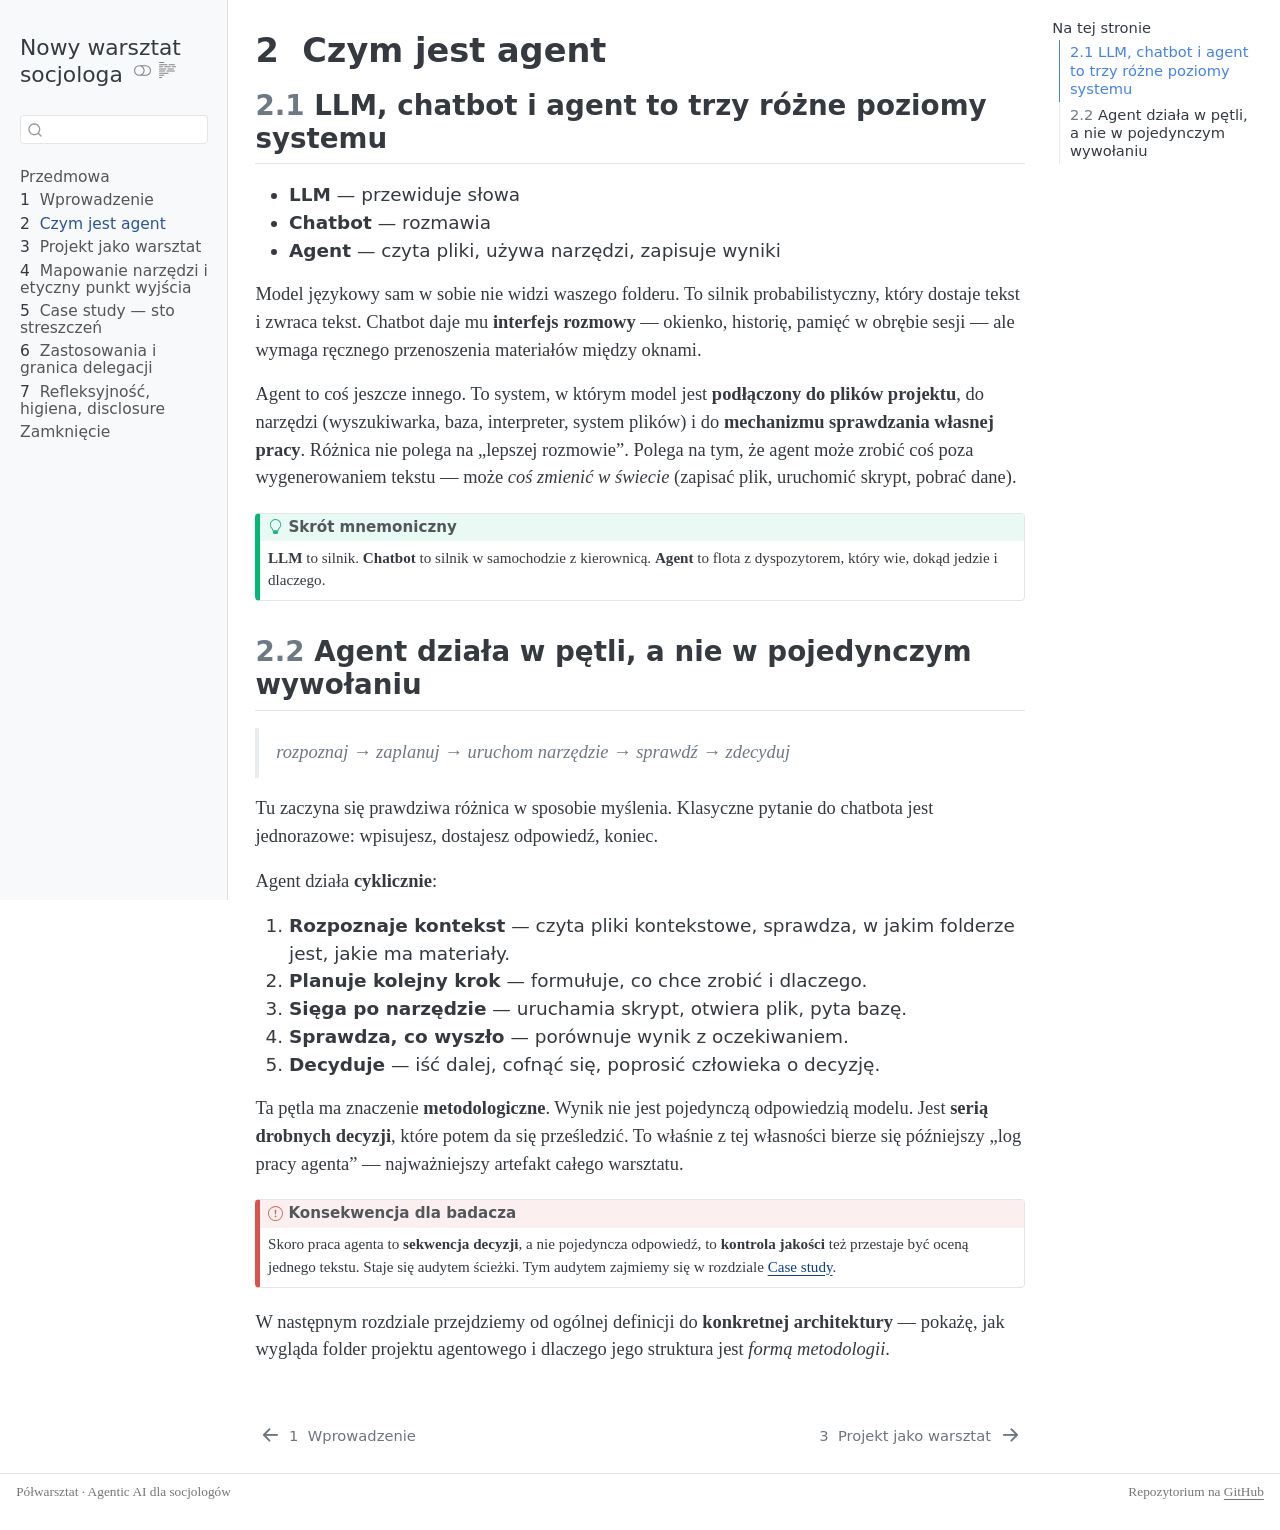
<file: 02-czym-jest-agent.html>
<!DOCTYPE html>
<html xmlns="http://www.w3.org/1999/xhtml" lang="pl" xml:lang="pl"><head>

<meta charset="utf-8">
<meta name="generator" content="quarto-1.6.40">

<meta name="viewport" content="width=device-width, initial-scale=1.0, user-scalable=yes">


<title>2&nbsp; Czym jest agent – Nowy warsztat socjologa</title>
<style>
code{white-space: pre-wrap;}
span.smallcaps{font-variant: small-caps;}
div.columns{display: flex; gap: min(4vw, 1.5em);}
div.column{flex: auto; overflow-x: auto;}
div.hanging-indent{margin-left: 1.5em; text-indent: -1.5em;}
ul.task-list{list-style: none;}
ul.task-list li input[type="checkbox"] {
  width: 0.8em;
  margin: 0 0.8em 0.2em -1em; /* quarto-specific, see https://github.com/quarto-dev/quarto-cli/issues/4556 */ 
  vertical-align: middle;
}
</style>


<script src="site_libs/quarto-nav/quarto-nav.js"></script>
<script src="site_libs/quarto-nav/headroom.min.js"></script>
<script src="site_libs/clipboard/clipboard.min.js"></script>
<script src="site_libs/quarto-search/autocomplete.umd.js"></script>
<script src="site_libs/quarto-search/fuse.min.js"></script>
<script src="site_libs/quarto-search/quarto-search.js"></script>
<meta name="quarto:offset" content="./">
<link href="./03-projekt.html" rel="next">
<link href="./01-wprowadzenie.html" rel="prev">
<script src="site_libs/quarto-html/quarto.js"></script>
<script src="site_libs/quarto-html/popper.min.js"></script>
<script src="site_libs/quarto-html/tippy.umd.min.js"></script>
<script src="site_libs/quarto-html/anchor.min.js"></script>
<link href="site_libs/quarto-html/tippy.css" rel="stylesheet">
<link href="site_libs/quarto-html/quarto-syntax-highlighting-549806ee2085284f45b00abea8c6df48.css" rel="stylesheet" class="quarto-color-scheme" id="quarto-text-highlighting-styles">
<link href="site_libs/quarto-html/quarto-syntax-highlighting-dark-8ea72dc5fed832574809a9c94082fbbb.css" rel="prefetch" class="quarto-color-scheme quarto-color-alternate" id="quarto-text-highlighting-styles">
<script src="site_libs/bootstrap/bootstrap.min.js"></script>
<link href="site_libs/bootstrap/bootstrap-icons.css" rel="stylesheet">
<link href="site_libs/bootstrap/bootstrap-84f61140578a88987d3c018cc6b1b6c8.min.css" rel="stylesheet" append-hash="true" class="quarto-color-scheme" id="quarto-bootstrap" data-mode="light">
<link href="site_libs/bootstrap/bootstrap-dark-3d82178b4029b79cf09e392977d02663.min.css" rel="prefetch" append-hash="true" class="quarto-color-scheme quarto-color-alternate" id="quarto-bootstrap" data-mode="dark">
<script id="quarto-search-options" type="application/json">{
  "location": "sidebar",
  "copy-button": false,
  "collapse-after": 3,
  "panel-placement": "start",
  "type": "textbox",
  "limit": 50,
  "keyboard-shortcut": [
    "f",
    "/",
    "s"
  ],
  "show-item-context": false,
  "language": {
    "search-no-results-text": "Brak wyników",
    "search-matching-documents-text": "dopasowane dokumenty",
    "search-copy-link-title": "Kopiuj link do wyszukiwania",
    "search-hide-matches-text": "Ukryj dodatkowe dopasowania",
    "search-more-match-text": "więcej dopasowań w tym dokumencie",
    "search-more-matches-text": "więcej dopasowań w tym dokumencie",
    "search-clear-button-title": "Wyczyść",
    "search-text-placeholder": "",
    "search-detached-cancel-button-title": "Anuluj",
    "search-submit-button-title": "Zatwierdź",
    "search-label": "Szukaj"
  }
}</script>
<style>html{ scroll-behavior: smooth; }</style>


</head>

<body class="nav-sidebar docked">

<div id="quarto-search-results"></div>
  <header id="quarto-header" class="headroom fixed-top">
  <nav class="quarto-secondary-nav">
    <div class="container-fluid d-flex">
      <button type="button" class="quarto-btn-toggle btn" data-bs-toggle="collapse" role="button" data-bs-target=".quarto-sidebar-collapse-item" aria-controls="quarto-sidebar" aria-expanded="false" aria-label="Przełącz pasek boczny" onclick="if (window.quartoToggleHeadroom) { window.quartoToggleHeadroom(); }">
        <i class="bi bi-layout-text-sidebar-reverse"></i>
      </button>
        <nav class="quarto-page-breadcrumbs" aria-label="breadcrumb"><ol class="breadcrumb"><li class="breadcrumb-item"><a href="./02-czym-jest-agent.html"><span class="chapter-number">2</span>&nbsp; <span class="chapter-title">Czym jest agent</span></a></li></ol></nav>
        <a class="flex-grow-1" role="navigation" data-bs-toggle="collapse" data-bs-target=".quarto-sidebar-collapse-item" aria-controls="quarto-sidebar" aria-expanded="false" aria-label="Przełącz pasek boczny" onclick="if (window.quartoToggleHeadroom) { window.quartoToggleHeadroom(); }">      
        </a>
      <button type="button" class="btn quarto-search-button" aria-label="Szukaj" onclick="window.quartoOpenSearch();">
        <i class="bi bi-search"></i>
      </button>
    </div>
  </nav>
</header>
<!-- content -->
<div id="quarto-content" class="quarto-container page-columns page-rows-contents page-layout-article">
<!-- sidebar -->
  <nav id="quarto-sidebar" class="sidebar collapse collapse-horizontal quarto-sidebar-collapse-item sidebar-navigation docked overflow-auto">
    <div class="pt-lg-2 mt-2 text-left sidebar-header">
    <div class="sidebar-title mb-0 py-0">
      <a href="./">Nowy warsztat socjologa</a> 
        <div class="sidebar-tools-main">
  <a href="" class="quarto-color-scheme-toggle quarto-navigation-tool  px-1" onclick="window.quartoToggleColorScheme(); return false;" title="Przełącz tryb ciemny"><i class="bi"></i></a>
  <a href="" class="quarto-reader-toggle quarto-navigation-tool px-1" onclick="window.quartoToggleReader(); return false;" title="Przełącz tryb czytnika">
  <div class="quarto-reader-toggle-btn">
  <i class="bi"></i>
  </div>
</a>
</div>
    </div>
      </div>
        <div class="mt-2 flex-shrink-0 align-items-center">
        <div class="sidebar-search">
        <div id="quarto-search" class="" title="Szukaj"></div>
        </div>
        </div>
    <div class="sidebar-menu-container"> 
    <ul class="list-unstyled mt-1">
        <li class="sidebar-item">
  <div class="sidebar-item-container"> 
  <a href="./index.html" class="sidebar-item-text sidebar-link">
 <span class="menu-text">Przedmowa</span></a>
  </div>
</li>
        <li class="sidebar-item">
  <div class="sidebar-item-container"> 
  <a href="./01-wprowadzenie.html" class="sidebar-item-text sidebar-link">
 <span class="menu-text"><span class="chapter-number">1</span>&nbsp; <span class="chapter-title">Wprowadzenie</span></span></a>
  </div>
</li>
        <li class="sidebar-item">
  <div class="sidebar-item-container"> 
  <a href="./02-czym-jest-agent.html" class="sidebar-item-text sidebar-link active">
 <span class="menu-text"><span class="chapter-number">2</span>&nbsp; <span class="chapter-title">Czym jest agent</span></span></a>
  </div>
</li>
        <li class="sidebar-item">
  <div class="sidebar-item-container"> 
  <a href="./03-projekt.html" class="sidebar-item-text sidebar-link">
 <span class="menu-text"><span class="chapter-number">3</span>&nbsp; <span class="chapter-title">Projekt jako warsztat</span></span></a>
  </div>
</li>
        <li class="sidebar-item">
  <div class="sidebar-item-container"> 
  <a href="./04-krajobraz.html" class="sidebar-item-text sidebar-link">
 <span class="menu-text"><span class="chapter-number">4</span>&nbsp; <span class="chapter-title">Mapowanie narzędzi i etyczny punkt wyjścia</span></span></a>
  </div>
</li>
        <li class="sidebar-item">
  <div class="sidebar-item-container"> 
  <a href="./05-case-study.html" class="sidebar-item-text sidebar-link">
 <span class="menu-text"><span class="chapter-number">5</span>&nbsp; <span class="chapter-title">Case study — sto streszczeń</span></span></a>
  </div>
</li>
        <li class="sidebar-item">
  <div class="sidebar-item-container"> 
  <a href="./06-zastosowania.html" class="sidebar-item-text sidebar-link">
 <span class="menu-text"><span class="chapter-number">6</span>&nbsp; <span class="chapter-title">Zastosowania i granica delegacji</span></span></a>
  </div>
</li>
        <li class="sidebar-item">
  <div class="sidebar-item-container"> 
  <a href="./07-friction.html" class="sidebar-item-text sidebar-link">
 <span class="menu-text"><span class="chapter-number">7</span>&nbsp; <span class="chapter-title">Refleksyjność, higiena, disclosure</span></span></a>
  </div>
</li>
        <li class="sidebar-item">
  <div class="sidebar-item-container"> 
  <a href="./08-zamkniecie.html" class="sidebar-item-text sidebar-link">
 <span class="menu-text">Zamknięcie</span></a>
  </div>
</li>
    </ul>
    </div>
</nav>
<div id="quarto-sidebar-glass" class="quarto-sidebar-collapse-item" data-bs-toggle="collapse" data-bs-target=".quarto-sidebar-collapse-item"></div>
<!-- margin-sidebar -->
    <div id="quarto-margin-sidebar" class="sidebar margin-sidebar">
        <nav id="TOC" role="doc-toc" class="toc-active">
    <h2 id="toc-title">Na tej stronie</h2>
   
  <ul>
  <li><a href="#llm-chatbot-i-agent-to-trzy-różne-poziomy-systemu" id="toc-llm-chatbot-i-agent-to-trzy-różne-poziomy-systemu" class="nav-link active" data-scroll-target="#llm-chatbot-i-agent-to-trzy-różne-poziomy-systemu"><span class="header-section-number">2.1</span> LLM, chatbot i agent to trzy różne poziomy systemu</a></li>
  <li><a href="#agent-działa-w-pętli-a-nie-w-pojedynczym-wywołaniu" id="toc-agent-działa-w-pętli-a-nie-w-pojedynczym-wywołaniu" class="nav-link" data-scroll-target="#agent-działa-w-pętli-a-nie-w-pojedynczym-wywołaniu"><span class="header-section-number">2.2</span> Agent działa w pętli, a nie w pojedynczym wywołaniu</a></li>
  </ul>
</nav>
    </div>
<!-- main -->
<main class="content" id="quarto-document-content">

<header id="title-block-header" class="quarto-title-block default">
<div class="quarto-title">
<h1 class="title"><span class="chapter-number">2</span>&nbsp; <span class="chapter-title">Czym jest agent</span></h1>
</div>



<div class="quarto-title-meta">

    
  
    
  </div>
  


</header>


<section id="llm-chatbot-i-agent-to-trzy-różne-poziomy-systemu" class="level2" data-number="2.1">
<h2 data-number="2.1" class="anchored" data-anchor-id="llm-chatbot-i-agent-to-trzy-różne-poziomy-systemu"><span class="header-section-number">2.1</span> LLM, chatbot i agent to trzy różne poziomy systemu</h2>
<ul>
<li><strong>LLM</strong> — przewiduje słowa</li>
<li><strong>Chatbot</strong> — rozmawia</li>
<li><strong>Agent</strong> — czyta pliki, używa narzędzi, zapisuje wyniki</li>
</ul>
<p>Model językowy sam w sobie nie widzi waszego folderu. To silnik probabilistyczny, który dostaje tekst i zwraca tekst. Chatbot daje mu <strong>interfejs rozmowy</strong> — okienko, historię, pamięć w obrębie sesji — ale wymaga ręcznego przenoszenia materiałów między oknami.</p>
<p>Agent to coś jeszcze innego. To system, w którym model jest <strong>podłączony do plików projektu</strong>, do narzędzi (wyszukiwarka, baza, interpreter, system plików) i do <strong>mechanizmu sprawdzania własnej pracy</strong>. Różnica nie polega na „lepszej rozmowie”. Polega na tym, że agent może zrobić coś poza wygenerowaniem tekstu — może <em>coś zmienić w świecie</em> (zapisać plik, uruchomić skrypt, pobrać dane).</p>
<div class="callout callout-style-default callout-tip callout-titled" title="Skrót mnemoniczny">
<div class="callout-header d-flex align-content-center">
<div class="callout-icon-container">
<i class="callout-icon"></i>
</div>
<div class="callout-title-container flex-fill">
Skrót mnemoniczny
</div>
</div>
<div class="callout-body-container callout-body">
<p><strong>LLM</strong> to silnik. <strong>Chatbot</strong> to silnik w samochodzie z kierownicą. <strong>Agent</strong> to flota z dyspozytorem, który wie, dokąd jedzie i dlaczego.</p>
</div>
</div>
</section>
<section id="agent-działa-w-pętli-a-nie-w-pojedynczym-wywołaniu" class="level2" data-number="2.2">
<h2 data-number="2.2" class="anchored" data-anchor-id="agent-działa-w-pętli-a-nie-w-pojedynczym-wywołaniu"><span class="header-section-number">2.2</span> Agent działa w pętli, a nie w pojedynczym wywołaniu</h2>
<blockquote class="blockquote">
<p>rozpoznaj → zaplanuj → uruchom narzędzie → sprawdź → zdecyduj</p>
</blockquote>
<p>Tu zaczyna się prawdziwa różnica w sposobie myślenia. Klasyczne pytanie do chatbota jest jednorazowe: wpisujesz, dostajesz odpowiedź, koniec.</p>
<p>Agent działa <strong>cyklicznie</strong>:</p>
<ol type="1">
<li><strong>Rozpoznaje kontekst</strong> — czyta pliki kontekstowe, sprawdza, w jakim folderze jest, jakie ma materiały.</li>
<li><strong>Planuje kolejny krok</strong> — formułuje, co chce zrobić i dlaczego.</li>
<li><strong>Sięga po narzędzie</strong> — uruchamia skrypt, otwiera plik, pyta bazę.</li>
<li><strong>Sprawdza, co wyszło</strong> — porównuje wynik z oczekiwaniem.</li>
<li><strong>Decyduje</strong> — iść dalej, cofnąć się, poprosić człowieka o decyzję.</li>
</ol>
<p>Ta pętla ma znaczenie <strong>metodologiczne</strong>. Wynik nie jest pojedynczą odpowiedzią modelu. Jest <strong>serią drobnych decyzji</strong>, które potem da się prześledzić. To właśnie z tej własności bierze się późniejszy „log pracy agenta” — najważniejszy artefakt całego warsztatu.</p>
<div class="callout callout-style-default callout-important callout-titled" title="Konsekwencja dla badacza">
<div class="callout-header d-flex align-content-center">
<div class="callout-icon-container">
<i class="callout-icon"></i>
</div>
<div class="callout-title-container flex-fill">
Konsekwencja dla badacza
</div>
</div>
<div class="callout-body-container callout-body">
<p>Skoro praca agenta to <strong>sekwencja decyzji</strong>, a nie pojedyncza odpowiedź, to <strong>kontrola jakości</strong> też przestaje być oceną jednego tekstu. Staje się audytem ścieżki. Tym audytem zajmiemy się w rozdziale <a href="./05-case-study.html">Case study</a>.</p>
</div>
</div>
<p>W następnym rozdziale przejdziemy od ogólnej definicji do <strong>konkretnej architektury</strong> — pokażę, jak wygląda folder projektu agentowego i dlaczego jego struktura jest <em>formą metodologii</em>.</p>


</section>

</main> <!-- /main -->
<script id="quarto-html-after-body" type="application/javascript">
window.document.addEventListener("DOMContentLoaded", function (event) {
  const toggleBodyColorMode = (bsSheetEl) => {
    const mode = bsSheetEl.getAttribute("data-mode");
    const bodyEl = window.document.querySelector("body");
    if (mode === "dark") {
      bodyEl.classList.add("quarto-dark");
      bodyEl.classList.remove("quarto-light");
    } else {
      bodyEl.classList.add("quarto-light");
      bodyEl.classList.remove("quarto-dark");
    }
  }
  const toggleBodyColorPrimary = () => {
    const bsSheetEl = window.document.querySelector("link#quarto-bootstrap");
    if (bsSheetEl) {
      toggleBodyColorMode(bsSheetEl);
    }
  }
  toggleBodyColorPrimary();  
  const disableStylesheet = (stylesheets) => {
    for (let i=0; i < stylesheets.length; i++) {
      const stylesheet = stylesheets[i];
      stylesheet.rel = 'prefetch';
    }
  }
  const enableStylesheet = (stylesheets) => {
    for (let i=0; i < stylesheets.length; i++) {
      const stylesheet = stylesheets[i];
      stylesheet.rel = 'stylesheet';
    }
  }
  const manageTransitions = (selector, allowTransitions) => {
    const els = window.document.querySelectorAll(selector);
    for (let i=0; i < els.length; i++) {
      const el = els[i];
      if (allowTransitions) {
        el.classList.remove('notransition');
      } else {
        el.classList.add('notransition');
      }
    }
  }
  const toggleGiscusIfUsed = (isAlternate, darkModeDefault) => {
    const baseTheme = document.querySelector('#giscus-base-theme')?.value ?? 'light';
    const alternateTheme = document.querySelector('#giscus-alt-theme')?.value ?? 'dark';
    let newTheme = '';
    if(darkModeDefault) {
      newTheme = isAlternate ? baseTheme : alternateTheme;
    } else {
      newTheme = isAlternate ? alternateTheme : baseTheme;
    }
    const changeGiscusTheme = () => {
      // From: https://github.com/giscus/giscus/issues/336
      const sendMessage = (message) => {
        const iframe = document.querySelector('iframe.giscus-frame');
        if (!iframe) return;
        iframe.contentWindow.postMessage({ giscus: message }, 'https://giscus.app');
      }
      sendMessage({
        setConfig: {
          theme: newTheme
        }
      });
    }
    const isGiscussLoaded = window.document.querySelector('iframe.giscus-frame') !== null;
    if (isGiscussLoaded) {
      changeGiscusTheme();
    }
  }
  const toggleColorMode = (alternate) => {
    // Switch the stylesheets
    const alternateStylesheets = window.document.querySelectorAll('link.quarto-color-scheme.quarto-color-alternate');
    manageTransitions('#quarto-margin-sidebar .nav-link', false);
    if (alternate) {
      enableStylesheet(alternateStylesheets);
      for (const sheetNode of alternateStylesheets) {
        if (sheetNode.id === "quarto-bootstrap") {
          toggleBodyColorMode(sheetNode);
        }
      }
    } else {
      disableStylesheet(alternateStylesheets);
      toggleBodyColorPrimary();
    }
    manageTransitions('#quarto-margin-sidebar .nav-link', true);
    // Switch the toggles
    const toggles = window.document.querySelectorAll('.quarto-color-scheme-toggle');
    for (let i=0; i < toggles.length; i++) {
      const toggle = toggles[i];
      if (toggle) {
        if (alternate) {
          toggle.classList.add("alternate");     
        } else {
          toggle.classList.remove("alternate");
        }
      }
    }
    // Hack to workaround the fact that safari doesn't
    // properly recolor the scrollbar when toggling (#1455)
    if (navigator.userAgent.indexOf('Safari') > 0 && navigator.userAgent.indexOf('Chrome') == -1) {
      manageTransitions("body", false);
      window.scrollTo(0, 1);
      setTimeout(() => {
        window.scrollTo(0, 0);
        manageTransitions("body", true);
      }, 40);  
    }
  }
  const isFileUrl = () => { 
    return window.location.protocol === 'file:';
  }
  const hasAlternateSentinel = () => {  
    let styleSentinel = getColorSchemeSentinel();
    if (styleSentinel !== null) {
      return styleSentinel === "alternate";
    } else {
      return false;
    }
  }
  const setStyleSentinel = (alternate) => {
    const value = alternate ? "alternate" : "default";
    if (!isFileUrl()) {
      window.localStorage.setItem("quarto-color-scheme", value);
    } else {
      localAlternateSentinel = value;
    }
  }
  const getColorSchemeSentinel = () => {
    if (!isFileUrl()) {
      const storageValue = window.localStorage.getItem("quarto-color-scheme");
      return storageValue != null ? storageValue : localAlternateSentinel;
    } else {
      return localAlternateSentinel;
    }
  }
  const darkModeDefault = false;
  let localAlternateSentinel = darkModeDefault ? 'alternate' : 'default';
  // Dark / light mode switch
  window.quartoToggleColorScheme = () => {
    // Read the current dark / light value 
    let toAlternate = !hasAlternateSentinel();
    toggleColorMode(toAlternate);
    setStyleSentinel(toAlternate);
    toggleGiscusIfUsed(toAlternate, darkModeDefault);
  };
  // Ensure there is a toggle, if there isn't float one in the top right
  if (window.document.querySelector('.quarto-color-scheme-toggle') === null) {
    const a = window.document.createElement('a');
    a.classList.add('top-right');
    a.classList.add('quarto-color-scheme-toggle');
    a.href = "";
    a.onclick = function() { try { window.quartoToggleColorScheme(); } catch {} return false; };
    const i = window.document.createElement("i");
    i.classList.add('bi');
    a.appendChild(i);
    window.document.body.appendChild(a);
  }
  // Switch to dark mode if need be
  if (hasAlternateSentinel()) {
    toggleColorMode(true);
  } else {
    toggleColorMode(false);
  }
  const icon = "";
  const anchorJS = new window.AnchorJS();
  anchorJS.options = {
    placement: 'right',
    icon: icon
  };
  anchorJS.add('.anchored');
  const isCodeAnnotation = (el) => {
    for (const clz of el.classList) {
      if (clz.startsWith('code-annotation-')) {                     
        return true;
      }
    }
    return false;
  }
  const onCopySuccess = function(e) {
    // button target
    const button = e.trigger;
    // don't keep focus
    button.blur();
    // flash "checked"
    button.classList.add('code-copy-button-checked');
    var currentTitle = button.getAttribute("title");
    button.setAttribute("title", "Skopiowano!");
    let tooltip;
    if (window.bootstrap) {
      button.setAttribute("data-bs-toggle", "tooltip");
      button.setAttribute("data-bs-placement", "left");
      button.setAttribute("data-bs-title", "Skopiowano!");
      tooltip = new bootstrap.Tooltip(button, 
        { trigger: "manual", 
          customClass: "code-copy-button-tooltip",
          offset: [0, -8]});
      tooltip.show();    
    }
    setTimeout(function() {
      if (tooltip) {
        tooltip.hide();
        button.removeAttribute("data-bs-title");
        button.removeAttribute("data-bs-toggle");
        button.removeAttribute("data-bs-placement");
      }
      button.setAttribute("title", currentTitle);
      button.classList.remove('code-copy-button-checked');
    }, 1000);
    // clear code selection
    e.clearSelection();
  }
  const getTextToCopy = function(trigger) {
      const codeEl = trigger.previousElementSibling.cloneNode(true);
      for (const childEl of codeEl.children) {
        if (isCodeAnnotation(childEl)) {
          childEl.remove();
        }
      }
      return codeEl.innerText;
  }
  const clipboard = new window.ClipboardJS('.code-copy-button:not([data-in-quarto-modal])', {
    text: getTextToCopy
  });
  clipboard.on('success', onCopySuccess);
  if (window.document.getElementById('quarto-embedded-source-code-modal')) {
    const clipboardModal = new window.ClipboardJS('.code-copy-button[data-in-quarto-modal]', {
      text: getTextToCopy,
      container: window.document.getElementById('quarto-embedded-source-code-modal')
    });
    clipboardModal.on('success', onCopySuccess);
  }
    var localhostRegex = new RegExp(/^(?:http|https):\/\/localhost\:?[0-9]*\//);
    var mailtoRegex = new RegExp(/^mailto:/);
      var filterRegex = new RegExp('/' + window.location.host + '/');
    var isInternal = (href) => {
        return filterRegex.test(href) || localhostRegex.test(href) || mailtoRegex.test(href);
    }
    // Inspect non-navigation links and adorn them if external
 	var links = window.document.querySelectorAll('a[href]:not(.nav-link):not(.navbar-brand):not(.toc-action):not(.sidebar-link):not(.sidebar-item-toggle):not(.pagination-link):not(.no-external):not([aria-hidden]):not(.dropdown-item):not(.quarto-navigation-tool):not(.about-link)');
    for (var i=0; i<links.length; i++) {
      const link = links[i];
      if (!isInternal(link.href)) {
        // undo the damage that might have been done by quarto-nav.js in the case of
        // links that we want to consider external
        if (link.dataset.originalHref !== undefined) {
          link.href = link.dataset.originalHref;
        }
      }
    }
  function tippyHover(el, contentFn, onTriggerFn, onUntriggerFn) {
    const config = {
      allowHTML: true,
      maxWidth: 500,
      delay: 100,
      arrow: false,
      appendTo: function(el) {
          return el.parentElement;
      },
      interactive: true,
      interactiveBorder: 10,
      theme: 'quarto',
      placement: 'bottom-start',
    };
    if (contentFn) {
      config.content = contentFn;
    }
    if (onTriggerFn) {
      config.onTrigger = onTriggerFn;
    }
    if (onUntriggerFn) {
      config.onUntrigger = onUntriggerFn;
    }
    window.tippy(el, config); 
  }
  const noterefs = window.document.querySelectorAll('a[role="doc-noteref"]');
  for (var i=0; i<noterefs.length; i++) {
    const ref = noterefs[i];
    tippyHover(ref, function() {
      // use id or data attribute instead here
      let href = ref.getAttribute('data-footnote-href') || ref.getAttribute('href');
      try { href = new URL(href).hash; } catch {}
      const id = href.replace(/^#\/?/, "");
      const note = window.document.getElementById(id);
      if (note) {
        return note.innerHTML;
      } else {
        return "";
      }
    });
  }
  const xrefs = window.document.querySelectorAll('a.quarto-xref');
  const processXRef = (id, note) => {
    // Strip column container classes
    const stripColumnClz = (el) => {
      el.classList.remove("page-full", "page-columns");
      if (el.children) {
        for (const child of el.children) {
          stripColumnClz(child);
        }
      }
    }
    stripColumnClz(note)
    if (id === null || id.startsWith('sec-')) {
      // Special case sections, only their first couple elements
      const container = document.createElement("div");
      if (note.children && note.children.length > 2) {
        container.appendChild(note.children[0].cloneNode(true));
        for (let i = 1; i < note.children.length; i++) {
          const child = note.children[i];
          if (child.tagName === "P" && child.innerText === "") {
            continue;
          } else {
            container.appendChild(child.cloneNode(true));
            break;
          }
        }
        if (window.Quarto?.typesetMath) {
          window.Quarto.typesetMath(container);
        }
        return container.innerHTML
      } else {
        if (window.Quarto?.typesetMath) {
          window.Quarto.typesetMath(note);
        }
        return note.innerHTML;
      }
    } else {
      // Remove any anchor links if they are present
      const anchorLink = note.querySelector('a.anchorjs-link');
      if (anchorLink) {
        anchorLink.remove();
      }
      if (window.Quarto?.typesetMath) {
        window.Quarto.typesetMath(note);
      }
      if (note.classList.contains("callout")) {
        return note.outerHTML;
      } else {
        return note.innerHTML;
      }
    }
  }
  for (var i=0; i<xrefs.length; i++) {
    const xref = xrefs[i];
    tippyHover(xref, undefined, function(instance) {
      instance.disable();
      let url = xref.getAttribute('href');
      let hash = undefined; 
      if (url.startsWith('#')) {
        hash = url;
      } else {
        try { hash = new URL(url).hash; } catch {}
      }
      if (hash) {
        const id = hash.replace(/^#\/?/, "");
        const note = window.document.getElementById(id);
        if (note !== null) {
          try {
            const html = processXRef(id, note.cloneNode(true));
            instance.setContent(html);
          } finally {
            instance.enable();
            instance.show();
          }
        } else {
          // See if we can fetch this
          fetch(url.split('#')[0])
          .then(res => res.text())
          .then(html => {
            const parser = new DOMParser();
            const htmlDoc = parser.parseFromString(html, "text/html");
            const note = htmlDoc.getElementById(id);
            if (note !== null) {
              const html = processXRef(id, note);
              instance.setContent(html);
            } 
          }).finally(() => {
            instance.enable();
            instance.show();
          });
        }
      } else {
        // See if we can fetch a full url (with no hash to target)
        // This is a special case and we should probably do some content thinning / targeting
        fetch(url)
        .then(res => res.text())
        .then(html => {
          const parser = new DOMParser();
          const htmlDoc = parser.parseFromString(html, "text/html");
          const note = htmlDoc.querySelector('main.content');
          if (note !== null) {
            // This should only happen for chapter cross references
            // (since there is no id in the URL)
            // remove the first header
            if (note.children.length > 0 && note.children[0].tagName === "HEADER") {
              note.children[0].remove();
            }
            const html = processXRef(null, note);
            instance.setContent(html);
          } 
        }).finally(() => {
          instance.enable();
          instance.show();
        });
      }
    }, function(instance) {
    });
  }
      let selectedAnnoteEl;
      const selectorForAnnotation = ( cell, annotation) => {
        let cellAttr = 'data-code-cell="' + cell + '"';
        let lineAttr = 'data-code-annotation="' +  annotation + '"';
        const selector = 'span[' + cellAttr + '][' + lineAttr + ']';
        return selector;
      }
      const selectCodeLines = (annoteEl) => {
        const doc = window.document;
        const targetCell = annoteEl.getAttribute("data-target-cell");
        const targetAnnotation = annoteEl.getAttribute("data-target-annotation");
        const annoteSpan = window.document.querySelector(selectorForAnnotation(targetCell, targetAnnotation));
        const lines = annoteSpan.getAttribute("data-code-lines").split(",");
        const lineIds = lines.map((line) => {
          return targetCell + "-" + line;
        })
        let top = null;
        let height = null;
        let parent = null;
        if (lineIds.length > 0) {
            //compute the position of the single el (top and bottom and make a div)
            const el = window.document.getElementById(lineIds[0]);
            top = el.offsetTop;
            height = el.offsetHeight;
            parent = el.parentElement.parentElement;
          if (lineIds.length > 1) {
            const lastEl = window.document.getElementById(lineIds[lineIds.length - 1]);
            const bottom = lastEl.offsetTop + lastEl.offsetHeight;
            height = bottom - top;
          }
          if (top !== null && height !== null && parent !== null) {
            // cook up a div (if necessary) and position it 
            let div = window.document.getElementById("code-annotation-line-highlight");
            if (div === null) {
              div = window.document.createElement("div");
              div.setAttribute("id", "code-annotation-line-highlight");
              div.style.position = 'absolute';
              parent.appendChild(div);
            }
            div.style.top = top - 2 + "px";
            div.style.height = height + 4 + "px";
            div.style.left = 0;
            let gutterDiv = window.document.getElementById("code-annotation-line-highlight-gutter");
            if (gutterDiv === null) {
              gutterDiv = window.document.createElement("div");
              gutterDiv.setAttribute("id", "code-annotation-line-highlight-gutter");
              gutterDiv.style.position = 'absolute';
              const codeCell = window.document.getElementById(targetCell);
              const gutter = codeCell.querySelector('.code-annotation-gutter');
              gutter.appendChild(gutterDiv);
            }
            gutterDiv.style.top = top - 2 + "px";
            gutterDiv.style.height = height + 4 + "px";
          }
          selectedAnnoteEl = annoteEl;
        }
      };
      const unselectCodeLines = () => {
        const elementsIds = ["code-annotation-line-highlight", "code-annotation-line-highlight-gutter"];
        elementsIds.forEach((elId) => {
          const div = window.document.getElementById(elId);
          if (div) {
            div.remove();
          }
        });
        selectedAnnoteEl = undefined;
      };
        // Handle positioning of the toggle
    window.addEventListener(
      "resize",
      throttle(() => {
        elRect = undefined;
        if (selectedAnnoteEl) {
          selectCodeLines(selectedAnnoteEl);
        }
      }, 10)
    );
    function throttle(fn, ms) {
    let throttle = false;
    let timer;
      return (...args) => {
        if(!throttle) { // first call gets through
            fn.apply(this, args);
            throttle = true;
        } else { // all the others get throttled
            if(timer) clearTimeout(timer); // cancel #2
            timer = setTimeout(() => {
              fn.apply(this, args);
              timer = throttle = false;
            }, ms);
        }
      };
    }
      // Attach click handler to the DT
      const annoteDls = window.document.querySelectorAll('dt[data-target-cell]');
      for (const annoteDlNode of annoteDls) {
        annoteDlNode.addEventListener('click', (event) => {
          const clickedEl = event.target;
          if (clickedEl !== selectedAnnoteEl) {
            unselectCodeLines();
            const activeEl = window.document.querySelector('dt[data-target-cell].code-annotation-active');
            if (activeEl) {
              activeEl.classList.remove('code-annotation-active');
            }
            selectCodeLines(clickedEl);
            clickedEl.classList.add('code-annotation-active');
          } else {
            // Unselect the line
            unselectCodeLines();
            clickedEl.classList.remove('code-annotation-active');
          }
        });
      }
  const findCites = (el) => {
    const parentEl = el.parentElement;
    if (parentEl) {
      const cites = parentEl.dataset.cites;
      if (cites) {
        return {
          el,
          cites: cites.split(' ')
        };
      } else {
        return findCites(el.parentElement)
      }
    } else {
      return undefined;
    }
  };
  var bibliorefs = window.document.querySelectorAll('a[role="doc-biblioref"]');
  for (var i=0; i<bibliorefs.length; i++) {
    const ref = bibliorefs[i];
    const citeInfo = findCites(ref);
    if (citeInfo) {
      tippyHover(citeInfo.el, function() {
        var popup = window.document.createElement('div');
        citeInfo.cites.forEach(function(cite) {
          var citeDiv = window.document.createElement('div');
          citeDiv.classList.add('hanging-indent');
          citeDiv.classList.add('csl-entry');
          var biblioDiv = window.document.getElementById('ref-' + cite);
          if (biblioDiv) {
            citeDiv.innerHTML = biblioDiv.innerHTML;
          }
          popup.appendChild(citeDiv);
        });
        return popup.innerHTML;
      });
    }
  }
});
</script>
<nav class="page-navigation">
  <div class="nav-page nav-page-previous">
      <a href="./01-wprowadzenie.html" class="pagination-link" aria-label="Wprowadzenie">
        <i class="bi bi-arrow-left-short"></i> <span class="nav-page-text"><span class="chapter-number">1</span>&nbsp; <span class="chapter-title">Wprowadzenie</span></span>
      </a>          
  </div>
  <div class="nav-page nav-page-next">
      <a href="./03-projekt.html" class="pagination-link" aria-label="Projekt jako warsztat">
        <span class="nav-page-text"><span class="chapter-number">3</span>&nbsp; <span class="chapter-title">Projekt jako warsztat</span></span> <i class="bi bi-arrow-right-short"></i>
      </a>
  </div>
</nav>
</div> <!-- /content -->
<footer class="footer">
  <div class="nav-footer">
    <div class="nav-footer-left">
<p>Półwarsztat · Agentic AI dla socjologów</p>
</div>   
    <div class="nav-footer-center">
      &nbsp;
    </div>
    <div class="nav-footer-right">
<p>Repozytorium na <a href="https://github.com/jaroslawchodak/agentic-sociology">GitHub</a></p>
</div>
  </div>
</footer>




<script src="site_libs/quarto-html/zenscroll-min.js"></script>
</body></html>
</file>
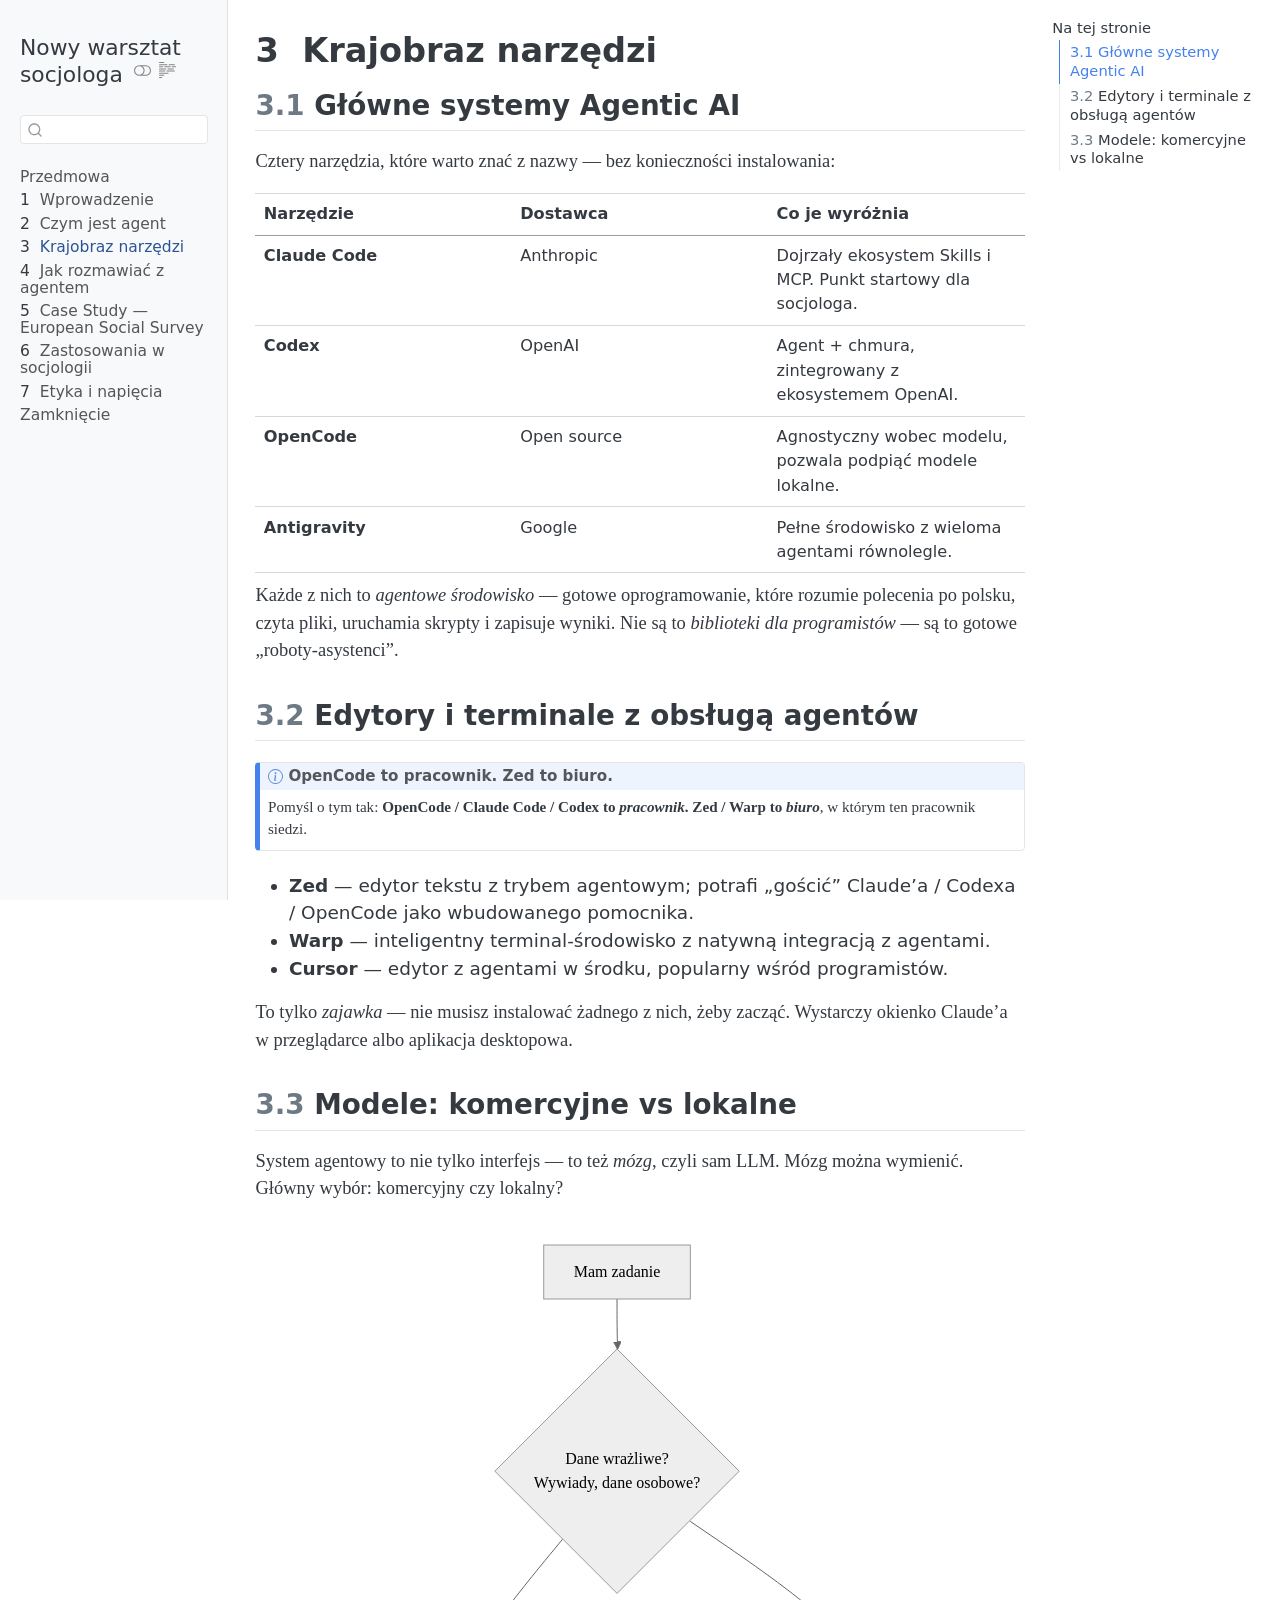
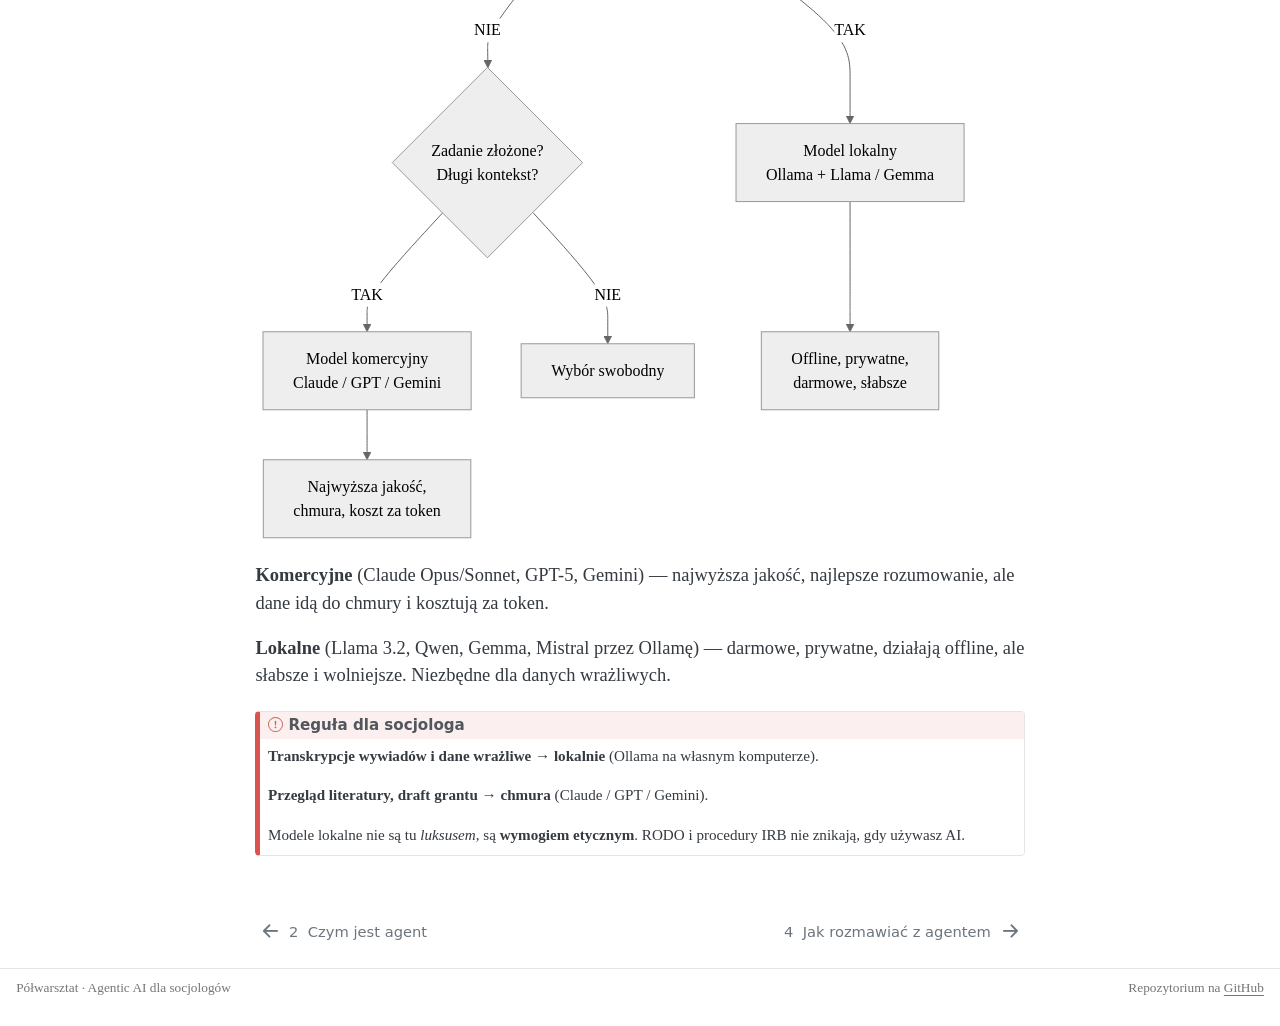
<file: 03-krajobraz.html>
<!DOCTYPE html>
<html xmlns="http://www.w3.org/1999/xhtml" lang="pl" xml:lang="pl"><head>

<meta charset="utf-8">
<meta name="generator" content="quarto-1.6.40">

<meta name="viewport" content="width=device-width, initial-scale=1.0, user-scalable=yes">


<title>3&nbsp; Krajobraz narzędzi – Nowy warsztat socjologa</title>
<style>
code{white-space: pre-wrap;}
span.smallcaps{font-variant: small-caps;}
div.columns{display: flex; gap: min(4vw, 1.5em);}
div.column{flex: auto; overflow-x: auto;}
div.hanging-indent{margin-left: 1.5em; text-indent: -1.5em;}
ul.task-list{list-style: none;}
ul.task-list li input[type="checkbox"] {
  width: 0.8em;
  margin: 0 0.8em 0.2em -1em; /* quarto-specific, see https://github.com/quarto-dev/quarto-cli/issues/4556 */ 
  vertical-align: middle;
}
</style>


<script src="site_libs/quarto-nav/quarto-nav.js"></script>
<script src="site_libs/quarto-nav/headroom.min.js"></script>
<script src="site_libs/clipboard/clipboard.min.js"></script>
<script src="site_libs/quarto-search/autocomplete.umd.js"></script>
<script src="site_libs/quarto-search/fuse.min.js"></script>
<script src="site_libs/quarto-search/quarto-search.js"></script>
<meta name="quarto:offset" content="./">
<link href="./04-jak-rozmawiac.html" rel="next">
<link href="./02-czym-jest-agent.html" rel="prev">
<script src="site_libs/quarto-html/quarto.js"></script>
<script src="site_libs/quarto-html/popper.min.js"></script>
<script src="site_libs/quarto-html/tippy.umd.min.js"></script>
<script src="site_libs/quarto-html/anchor.min.js"></script>
<link href="site_libs/quarto-html/tippy.css" rel="stylesheet">
<link href="site_libs/quarto-html/quarto-syntax-highlighting-549806ee2085284f45b00abea8c6df48.css" rel="stylesheet" class="quarto-color-scheme" id="quarto-text-highlighting-styles">
<link href="site_libs/quarto-html/quarto-syntax-highlighting-dark-8ea72dc5fed832574809a9c94082fbbb.css" rel="prefetch" class="quarto-color-scheme quarto-color-alternate" id="quarto-text-highlighting-styles">
<script src="site_libs/bootstrap/bootstrap.min.js"></script>
<link href="site_libs/bootstrap/bootstrap-icons.css" rel="stylesheet">
<link href="site_libs/bootstrap/bootstrap-84f61140578a88987d3c018cc6b1b6c8.min.css" rel="stylesheet" append-hash="true" class="quarto-color-scheme" id="quarto-bootstrap" data-mode="light">
<link href="site_libs/bootstrap/bootstrap-dark-3d82178b4029b79cf09e392977d02663.min.css" rel="prefetch" append-hash="true" class="quarto-color-scheme quarto-color-alternate" id="quarto-bootstrap" data-mode="dark">
<script id="quarto-search-options" type="application/json">{
  "location": "sidebar",
  "copy-button": false,
  "collapse-after": 3,
  "panel-placement": "start",
  "type": "textbox",
  "limit": 50,
  "keyboard-shortcut": [
    "f",
    "/",
    "s"
  ],
  "show-item-context": false,
  "language": {
    "search-no-results-text": "Brak wyników",
    "search-matching-documents-text": "dopasowane dokumenty",
    "search-copy-link-title": "Kopiuj link do wyszukiwania",
    "search-hide-matches-text": "Ukryj dodatkowe dopasowania",
    "search-more-match-text": "więcej dopasowań w tym dokumencie",
    "search-more-matches-text": "więcej dopasowań w tym dokumencie",
    "search-clear-button-title": "Wyczyść",
    "search-text-placeholder": "",
    "search-detached-cancel-button-title": "Anuluj",
    "search-submit-button-title": "Zatwierdź",
    "search-label": "Szukaj"
  }
}</script>
<style>html{ scroll-behavior: smooth; }</style>
<meta name="mermaid-theme" content="neutral">
<script src="site_libs/quarto-diagram/mermaid.min.js"></script>
<script src="site_libs/quarto-diagram/mermaid-init.js"></script>
<link href="site_libs/quarto-diagram/mermaid.css" rel="stylesheet">


</head>

<body class="nav-sidebar docked">

<div id="quarto-search-results"></div>
  <header id="quarto-header" class="headroom fixed-top">
  <nav class="quarto-secondary-nav">
    <div class="container-fluid d-flex">
      <button type="button" class="quarto-btn-toggle btn" data-bs-toggle="collapse" role="button" data-bs-target=".quarto-sidebar-collapse-item" aria-controls="quarto-sidebar" aria-expanded="false" aria-label="Przełącz pasek boczny" onclick="if (window.quartoToggleHeadroom) { window.quartoToggleHeadroom(); }">
        <i class="bi bi-layout-text-sidebar-reverse"></i>
      </button>
        <nav class="quarto-page-breadcrumbs" aria-label="breadcrumb"><ol class="breadcrumb"><li class="breadcrumb-item"><a href="./03-krajobraz.html"><span class="chapter-number">3</span>&nbsp; <span class="chapter-title">Krajobraz narzędzi</span></a></li></ol></nav>
        <a class="flex-grow-1" role="navigation" data-bs-toggle="collapse" data-bs-target=".quarto-sidebar-collapse-item" aria-controls="quarto-sidebar" aria-expanded="false" aria-label="Przełącz pasek boczny" onclick="if (window.quartoToggleHeadroom) { window.quartoToggleHeadroom(); }">      
        </a>
      <button type="button" class="btn quarto-search-button" aria-label="Szukaj" onclick="window.quartoOpenSearch();">
        <i class="bi bi-search"></i>
      </button>
    </div>
  </nav>
</header>
<!-- content -->
<div id="quarto-content" class="quarto-container page-columns page-rows-contents page-layout-article">
<!-- sidebar -->
  <nav id="quarto-sidebar" class="sidebar collapse collapse-horizontal quarto-sidebar-collapse-item sidebar-navigation docked overflow-auto">
    <div class="pt-lg-2 mt-2 text-left sidebar-header">
    <div class="sidebar-title mb-0 py-0">
      <a href="./">Nowy warsztat socjologa</a> 
        <div class="sidebar-tools-main">
  <a href="" class="quarto-color-scheme-toggle quarto-navigation-tool  px-1" onclick="window.quartoToggleColorScheme(); return false;" title="Przełącz tryb ciemny"><i class="bi"></i></a>
  <a href="" class="quarto-reader-toggle quarto-navigation-tool px-1" onclick="window.quartoToggleReader(); return false;" title="Przełącz tryb czytnika">
  <div class="quarto-reader-toggle-btn">
  <i class="bi"></i>
  </div>
</a>
</div>
    </div>
      </div>
        <div class="mt-2 flex-shrink-0 align-items-center">
        <div class="sidebar-search">
        <div id="quarto-search" class="" title="Szukaj"></div>
        </div>
        </div>
    <div class="sidebar-menu-container"> 
    <ul class="list-unstyled mt-1">
        <li class="sidebar-item">
  <div class="sidebar-item-container"> 
  <a href="./index.html" class="sidebar-item-text sidebar-link">
 <span class="menu-text">Przedmowa</span></a>
  </div>
</li>
        <li class="sidebar-item">
  <div class="sidebar-item-container"> 
  <a href="./01-wprowadzenie.html" class="sidebar-item-text sidebar-link">
 <span class="menu-text"><span class="chapter-number">1</span>&nbsp; <span class="chapter-title">Wprowadzenie</span></span></a>
  </div>
</li>
        <li class="sidebar-item">
  <div class="sidebar-item-container"> 
  <a href="./02-czym-jest-agent.html" class="sidebar-item-text sidebar-link">
 <span class="menu-text"><span class="chapter-number">2</span>&nbsp; <span class="chapter-title">Czym jest agent</span></span></a>
  </div>
</li>
        <li class="sidebar-item">
  <div class="sidebar-item-container"> 
  <a href="./03-krajobraz.html" class="sidebar-item-text sidebar-link active">
 <span class="menu-text"><span class="chapter-number">3</span>&nbsp; <span class="chapter-title">Krajobraz narzędzi</span></span></a>
  </div>
</li>
        <li class="sidebar-item">
  <div class="sidebar-item-container"> 
  <a href="./04-jak-rozmawiac.html" class="sidebar-item-text sidebar-link">
 <span class="menu-text"><span class="chapter-number">4</span>&nbsp; <span class="chapter-title">Jak rozmawiać z agentem</span></span></a>
  </div>
</li>
        <li class="sidebar-item">
  <div class="sidebar-item-container"> 
  <a href="./05-case-study-ess.html" class="sidebar-item-text sidebar-link">
 <span class="menu-text"><span class="chapter-number">5</span>&nbsp; <span class="chapter-title">Case Study — European Social Survey</span></span></a>
  </div>
</li>
        <li class="sidebar-item">
  <div class="sidebar-item-container"> 
  <a href="./06-zastosowania.html" class="sidebar-item-text sidebar-link">
 <span class="menu-text"><span class="chapter-number">6</span>&nbsp; <span class="chapter-title">Zastosowania w socjologii</span></span></a>
  </div>
</li>
        <li class="sidebar-item">
  <div class="sidebar-item-container"> 
  <a href="./07-friction.html" class="sidebar-item-text sidebar-link">
 <span class="menu-text"><span class="chapter-number">7</span>&nbsp; <span class="chapter-title">Etyka i napięcia</span></span></a>
  </div>
</li>
        <li class="sidebar-item">
  <div class="sidebar-item-container"> 
  <a href="./08-zamkniecie.html" class="sidebar-item-text sidebar-link">
 <span class="menu-text">Zamknięcie</span></a>
  </div>
</li>
    </ul>
    </div>
</nav>
<div id="quarto-sidebar-glass" class="quarto-sidebar-collapse-item" data-bs-toggle="collapse" data-bs-target=".quarto-sidebar-collapse-item"></div>
<!-- margin-sidebar -->
    <div id="quarto-margin-sidebar" class="sidebar margin-sidebar">
        <nav id="TOC" role="doc-toc" class="toc-active">
    <h2 id="toc-title">Na tej stronie</h2>
   
  <ul>
  <li><a href="#główne-systemy-agentic-ai" id="toc-główne-systemy-agentic-ai" class="nav-link active" data-scroll-target="#główne-systemy-agentic-ai"><span class="header-section-number">3.1</span> Główne systemy Agentic AI</a></li>
  <li><a href="#edytory-i-terminale-z-obsługą-agentów" id="toc-edytory-i-terminale-z-obsługą-agentów" class="nav-link" data-scroll-target="#edytory-i-terminale-z-obsługą-agentów"><span class="header-section-number">3.2</span> Edytory i terminale z obsługą agentów</a></li>
  <li><a href="#modele-komercyjne-vs-lokalne" id="toc-modele-komercyjne-vs-lokalne" class="nav-link" data-scroll-target="#modele-komercyjne-vs-lokalne"><span class="header-section-number">3.3</span> Modele: komercyjne vs lokalne</a></li>
  </ul>
</nav>
    </div>
<!-- main -->
<main class="content" id="quarto-document-content">

<header id="title-block-header" class="quarto-title-block default">
<div class="quarto-title">
<h1 class="title"><span class="chapter-number">3</span>&nbsp; <span class="chapter-title">Krajobraz narzędzi</span></h1>
</div>



<div class="quarto-title-meta">

    
  
    
  </div>
  


</header>


<section id="główne-systemy-agentic-ai" class="level2" data-number="3.1">
<h2 data-number="3.1" class="anchored" data-anchor-id="główne-systemy-agentic-ai"><span class="header-section-number">3.1</span> Główne systemy Agentic AI</h2>
<p>Cztery narzędzia, które warto znać z nazwy — bez konieczności instalowania:</p>
<table class="caption-top table">
<colgroup>
<col style="width: 33%">
<col style="width: 33%">
<col style="width: 33%">
</colgroup>
<thead>
<tr class="header">
<th>Narzędzie</th>
<th>Dostawca</th>
<th>Co je wyróżnia</th>
</tr>
</thead>
<tbody>
<tr class="odd">
<td><strong>Claude Code</strong></td>
<td>Anthropic</td>
<td>Dojrzały ekosystem Skills i MCP. Punkt startowy dla socjologa.</td>
</tr>
<tr class="even">
<td><strong>Codex</strong></td>
<td>OpenAI</td>
<td>Agent + chmura, zintegrowany z ekosystemem OpenAI.</td>
</tr>
<tr class="odd">
<td><strong>OpenCode</strong></td>
<td>Open source</td>
<td>Agnostyczny wobec modelu, pozwala podpiąć modele lokalne.</td>
</tr>
<tr class="even">
<td><strong>Antigravity</strong></td>
<td>Google</td>
<td>Pełne środowisko z wieloma agentami równolegle.</td>
</tr>
</tbody>
</table>
<p>Każde z nich to <em>agentowe środowisko</em> — gotowe oprogramowanie, które rozumie polecenia po polsku, czyta pliki, uruchamia skrypty i zapisuje wyniki. Nie są to <em>biblioteki dla programistów</em> — są to gotowe „roboty-asystenci”.</p>
</section>
<section id="edytory-i-terminale-z-obsługą-agentów" class="level2" data-number="3.2">
<h2 data-number="3.2" class="anchored" data-anchor-id="edytory-i-terminale-z-obsługą-agentów"><span class="header-section-number">3.2</span> Edytory i terminale z obsługą agentów</h2>
<div class="callout callout-style-default callout-note callout-titled" title="OpenCode to pracownik. Zed to biuro.">
<div class="callout-header d-flex align-content-center">
<div class="callout-icon-container">
<i class="callout-icon"></i>
</div>
<div class="callout-title-container flex-fill">
OpenCode to pracownik. Zed to biuro.
</div>
</div>
<div class="callout-body-container callout-body">
<p>Pomyśl o tym tak: <strong>OpenCode / Claude Code / Codex to <em>pracownik</em>. Zed / Warp to <em>biuro</em></strong>, w którym ten pracownik siedzi.</p>
</div>
</div>
<ul>
<li><strong>Zed</strong> — edytor tekstu z trybem agentowym; potrafi „gościć” Claude’a / Codexa / OpenCode jako wbudowanego pomocnika.</li>
<li><strong>Warp</strong> — inteligentny terminal-środowisko z natywną integracją z agentami.</li>
<li><strong>Cursor</strong> — edytor z agentami w środku, popularny wśród programistów.</li>
</ul>
<p>To tylko <em>zajawka</em> — nie musisz instalować żadnego z nich, żeby zacząć. Wystarczy okienko Claude’a w przeglądarce albo aplikacja desktopowa.</p>
</section>
<section id="modele-komercyjne-vs-lokalne" class="level2" data-number="3.3">
<h2 data-number="3.3" class="anchored" data-anchor-id="modele-komercyjne-vs-lokalne"><span class="header-section-number">3.3</span> Modele: komercyjne vs lokalne</h2>
<p>System agentowy to nie tylko interfejs — to też <em>mózg</em>, czyli sam LLM. Mózg można wymienić. Główny wybór: komercyjny czy lokalny?</p>
<div class="cell" data-layout-align="default">
<div class="cell-output-display">
<div>
<p></p><figure class="figure"><p></p>
<div>
<pre class="mermaid mermaid-js">flowchart TD
    A[Mam zadanie] --&gt; B{Dane wrażliwe?&lt;br/&gt;Wywiady, dane osobowe?}
    B --&gt;|TAK| C[Model lokalny&lt;br/&gt;Ollama + Llama / Gemma]
    B --&gt;|NIE| D{Zadanie złożone?&lt;br/&gt;Długi kontekst?}
    D --&gt;|TAK| E[Model komercyjny&lt;br/&gt;Claude / GPT / Gemini]
    D --&gt;|NIE| F[Wybór swobodny]
    C --&gt; G[Offline, prywatne,&lt;br/&gt;darmowe, słabsze]
    E --&gt; H[Najwyższa jakość,&lt;br/&gt;chmura, koszt za token]
</pre>
</div>
<p></p></figure><p></p>
</div>
</div>
</div>
<p><strong>Komercyjne</strong> (Claude Opus/Sonnet, GPT-5, Gemini) — najwyższa jakość, najlepsze rozumowanie, ale dane idą do chmury i kosztują za token.</p>
<p><strong>Lokalne</strong> (Llama 3.2, Qwen, Gemma, Mistral przez Ollamę) — darmowe, prywatne, działają offline, ale słabsze i wolniejsze. Niezbędne dla danych wrażliwych.</p>
<div class="callout callout-style-default callout-important callout-titled" title="Reguła dla socjologa">
<div class="callout-header d-flex align-content-center">
<div class="callout-icon-container">
<i class="callout-icon"></i>
</div>
<div class="callout-title-container flex-fill">
Reguła dla socjologa
</div>
</div>
<div class="callout-body-container callout-body">
<p><strong>Transkrypcje wywiadów i dane wrażliwe → lokalnie</strong> (Ollama na własnym komputerze).</p>
<p><strong>Przegląd literatury, draft grantu → chmura</strong> (Claude / GPT / Gemini).</p>
<p>Modele lokalne nie są tu <em>luksusem</em>, są <strong>wymogiem etycznym</strong>. RODO i procedury IRB nie znikają, gdy używasz AI.</p>
</div>
</div>


</section>

</main> <!-- /main -->
<script id="quarto-html-after-body" type="application/javascript">
window.document.addEventListener("DOMContentLoaded", function (event) {
  const toggleBodyColorMode = (bsSheetEl) => {
    const mode = bsSheetEl.getAttribute("data-mode");
    const bodyEl = window.document.querySelector("body");
    if (mode === "dark") {
      bodyEl.classList.add("quarto-dark");
      bodyEl.classList.remove("quarto-light");
    } else {
      bodyEl.classList.add("quarto-light");
      bodyEl.classList.remove("quarto-dark");
    }
  }
  const toggleBodyColorPrimary = () => {
    const bsSheetEl = window.document.querySelector("link#quarto-bootstrap");
    if (bsSheetEl) {
      toggleBodyColorMode(bsSheetEl);
    }
  }
  toggleBodyColorPrimary();  
  const disableStylesheet = (stylesheets) => {
    for (let i=0; i < stylesheets.length; i++) {
      const stylesheet = stylesheets[i];
      stylesheet.rel = 'prefetch';
    }
  }
  const enableStylesheet = (stylesheets) => {
    for (let i=0; i < stylesheets.length; i++) {
      const stylesheet = stylesheets[i];
      stylesheet.rel = 'stylesheet';
    }
  }
  const manageTransitions = (selector, allowTransitions) => {
    const els = window.document.querySelectorAll(selector);
    for (let i=0; i < els.length; i++) {
      const el = els[i];
      if (allowTransitions) {
        el.classList.remove('notransition');
      } else {
        el.classList.add('notransition');
      }
    }
  }
  const toggleGiscusIfUsed = (isAlternate, darkModeDefault) => {
    const baseTheme = document.querySelector('#giscus-base-theme')?.value ?? 'light';
    const alternateTheme = document.querySelector('#giscus-alt-theme')?.value ?? 'dark';
    let newTheme = '';
    if(darkModeDefault) {
      newTheme = isAlternate ? baseTheme : alternateTheme;
    } else {
      newTheme = isAlternate ? alternateTheme : baseTheme;
    }
    const changeGiscusTheme = () => {
      // From: https://github.com/giscus/giscus/issues/336
      const sendMessage = (message) => {
        const iframe = document.querySelector('iframe.giscus-frame');
        if (!iframe) return;
        iframe.contentWindow.postMessage({ giscus: message }, 'https://giscus.app');
      }
      sendMessage({
        setConfig: {
          theme: newTheme
        }
      });
    }
    const isGiscussLoaded = window.document.querySelector('iframe.giscus-frame') !== null;
    if (isGiscussLoaded) {
      changeGiscusTheme();
    }
  }
  const toggleColorMode = (alternate) => {
    // Switch the stylesheets
    const alternateStylesheets = window.document.querySelectorAll('link.quarto-color-scheme.quarto-color-alternate');
    manageTransitions('#quarto-margin-sidebar .nav-link', false);
    if (alternate) {
      enableStylesheet(alternateStylesheets);
      for (const sheetNode of alternateStylesheets) {
        if (sheetNode.id === "quarto-bootstrap") {
          toggleBodyColorMode(sheetNode);
        }
      }
    } else {
      disableStylesheet(alternateStylesheets);
      toggleBodyColorPrimary();
    }
    manageTransitions('#quarto-margin-sidebar .nav-link', true);
    // Switch the toggles
    const toggles = window.document.querySelectorAll('.quarto-color-scheme-toggle');
    for (let i=0; i < toggles.length; i++) {
      const toggle = toggles[i];
      if (toggle) {
        if (alternate) {
          toggle.classList.add("alternate");     
        } else {
          toggle.classList.remove("alternate");
        }
      }
    }
    // Hack to workaround the fact that safari doesn't
    // properly recolor the scrollbar when toggling (#1455)
    if (navigator.userAgent.indexOf('Safari') > 0 && navigator.userAgent.indexOf('Chrome') == -1) {
      manageTransitions("body", false);
      window.scrollTo(0, 1);
      setTimeout(() => {
        window.scrollTo(0, 0);
        manageTransitions("body", true);
      }, 40);  
    }
  }
  const isFileUrl = () => { 
    return window.location.protocol === 'file:';
  }
  const hasAlternateSentinel = () => {  
    let styleSentinel = getColorSchemeSentinel();
    if (styleSentinel !== null) {
      return styleSentinel === "alternate";
    } else {
      return false;
    }
  }
  const setStyleSentinel = (alternate) => {
    const value = alternate ? "alternate" : "default";
    if (!isFileUrl()) {
      window.localStorage.setItem("quarto-color-scheme", value);
    } else {
      localAlternateSentinel = value;
    }
  }
  const getColorSchemeSentinel = () => {
    if (!isFileUrl()) {
      const storageValue = window.localStorage.getItem("quarto-color-scheme");
      return storageValue != null ? storageValue : localAlternateSentinel;
    } else {
      return localAlternateSentinel;
    }
  }
  const darkModeDefault = false;
  let localAlternateSentinel = darkModeDefault ? 'alternate' : 'default';
  // Dark / light mode switch
  window.quartoToggleColorScheme = () => {
    // Read the current dark / light value 
    let toAlternate = !hasAlternateSentinel();
    toggleColorMode(toAlternate);
    setStyleSentinel(toAlternate);
    toggleGiscusIfUsed(toAlternate, darkModeDefault);
  };
  // Ensure there is a toggle, if there isn't float one in the top right
  if (window.document.querySelector('.quarto-color-scheme-toggle') === null) {
    const a = window.document.createElement('a');
    a.classList.add('top-right');
    a.classList.add('quarto-color-scheme-toggle');
    a.href = "";
    a.onclick = function() { try { window.quartoToggleColorScheme(); } catch {} return false; };
    const i = window.document.createElement("i");
    i.classList.add('bi');
    a.appendChild(i);
    window.document.body.appendChild(a);
  }
  // Switch to dark mode if need be
  if (hasAlternateSentinel()) {
    toggleColorMode(true);
  } else {
    toggleColorMode(false);
  }
  const icon = "";
  const anchorJS = new window.AnchorJS();
  anchorJS.options = {
    placement: 'right',
    icon: icon
  };
  anchorJS.add('.anchored');
  const isCodeAnnotation = (el) => {
    for (const clz of el.classList) {
      if (clz.startsWith('code-annotation-')) {                     
        return true;
      }
    }
    return false;
  }
  const onCopySuccess = function(e) {
    // button target
    const button = e.trigger;
    // don't keep focus
    button.blur();
    // flash "checked"
    button.classList.add('code-copy-button-checked');
    var currentTitle = button.getAttribute("title");
    button.setAttribute("title", "Skopiowano!");
    let tooltip;
    if (window.bootstrap) {
      button.setAttribute("data-bs-toggle", "tooltip");
      button.setAttribute("data-bs-placement", "left");
      button.setAttribute("data-bs-title", "Skopiowano!");
      tooltip = new bootstrap.Tooltip(button, 
        { trigger: "manual", 
          customClass: "code-copy-button-tooltip",
          offset: [0, -8]});
      tooltip.show();    
    }
    setTimeout(function() {
      if (tooltip) {
        tooltip.hide();
        button.removeAttribute("data-bs-title");
        button.removeAttribute("data-bs-toggle");
        button.removeAttribute("data-bs-placement");
      }
      button.setAttribute("title", currentTitle);
      button.classList.remove('code-copy-button-checked');
    }, 1000);
    // clear code selection
    e.clearSelection();
  }
  const getTextToCopy = function(trigger) {
      const codeEl = trigger.previousElementSibling.cloneNode(true);
      for (const childEl of codeEl.children) {
        if (isCodeAnnotation(childEl)) {
          childEl.remove();
        }
      }
      return codeEl.innerText;
  }
  const clipboard = new window.ClipboardJS('.code-copy-button:not([data-in-quarto-modal])', {
    text: getTextToCopy
  });
  clipboard.on('success', onCopySuccess);
  if (window.document.getElementById('quarto-embedded-source-code-modal')) {
    const clipboardModal = new window.ClipboardJS('.code-copy-button[data-in-quarto-modal]', {
      text: getTextToCopy,
      container: window.document.getElementById('quarto-embedded-source-code-modal')
    });
    clipboardModal.on('success', onCopySuccess);
  }
    var localhostRegex = new RegExp(/^(?:http|https):\/\/localhost\:?[0-9]*\//);
    var mailtoRegex = new RegExp(/^mailto:/);
      var filterRegex = new RegExp('/' + window.location.host + '/');
    var isInternal = (href) => {
        return filterRegex.test(href) || localhostRegex.test(href) || mailtoRegex.test(href);
    }
    // Inspect non-navigation links and adorn them if external
 	var links = window.document.querySelectorAll('a[href]:not(.nav-link):not(.navbar-brand):not(.toc-action):not(.sidebar-link):not(.sidebar-item-toggle):not(.pagination-link):not(.no-external):not([aria-hidden]):not(.dropdown-item):not(.quarto-navigation-tool):not(.about-link)');
    for (var i=0; i<links.length; i++) {
      const link = links[i];
      if (!isInternal(link.href)) {
        // undo the damage that might have been done by quarto-nav.js in the case of
        // links that we want to consider external
        if (link.dataset.originalHref !== undefined) {
          link.href = link.dataset.originalHref;
        }
      }
    }
  function tippyHover(el, contentFn, onTriggerFn, onUntriggerFn) {
    const config = {
      allowHTML: true,
      maxWidth: 500,
      delay: 100,
      arrow: false,
      appendTo: function(el) {
          return el.parentElement;
      },
      interactive: true,
      interactiveBorder: 10,
      theme: 'quarto',
      placement: 'bottom-start',
    };
    if (contentFn) {
      config.content = contentFn;
    }
    if (onTriggerFn) {
      config.onTrigger = onTriggerFn;
    }
    if (onUntriggerFn) {
      config.onUntrigger = onUntriggerFn;
    }
    window.tippy(el, config); 
  }
  const noterefs = window.document.querySelectorAll('a[role="doc-noteref"]');
  for (var i=0; i<noterefs.length; i++) {
    const ref = noterefs[i];
    tippyHover(ref, function() {
      // use id or data attribute instead here
      let href = ref.getAttribute('data-footnote-href') || ref.getAttribute('href');
      try { href = new URL(href).hash; } catch {}
      const id = href.replace(/^#\/?/, "");
      const note = window.document.getElementById(id);
      if (note) {
        return note.innerHTML;
      } else {
        return "";
      }
    });
  }
  const xrefs = window.document.querySelectorAll('a.quarto-xref');
  const processXRef = (id, note) => {
    // Strip column container classes
    const stripColumnClz = (el) => {
      el.classList.remove("page-full", "page-columns");
      if (el.children) {
        for (const child of el.children) {
          stripColumnClz(child);
        }
      }
    }
    stripColumnClz(note)
    if (id === null || id.startsWith('sec-')) {
      // Special case sections, only their first couple elements
      const container = document.createElement("div");
      if (note.children && note.children.length > 2) {
        container.appendChild(note.children[0].cloneNode(true));
        for (let i = 1; i < note.children.length; i++) {
          const child = note.children[i];
          if (child.tagName === "P" && child.innerText === "") {
            continue;
          } else {
            container.appendChild(child.cloneNode(true));
            break;
          }
        }
        if (window.Quarto?.typesetMath) {
          window.Quarto.typesetMath(container);
        }
        return container.innerHTML
      } else {
        if (window.Quarto?.typesetMath) {
          window.Quarto.typesetMath(note);
        }
        return note.innerHTML;
      }
    } else {
      // Remove any anchor links if they are present
      const anchorLink = note.querySelector('a.anchorjs-link');
      if (anchorLink) {
        anchorLink.remove();
      }
      if (window.Quarto?.typesetMath) {
        window.Quarto.typesetMath(note);
      }
      if (note.classList.contains("callout")) {
        return note.outerHTML;
      } else {
        return note.innerHTML;
      }
    }
  }
  for (var i=0; i<xrefs.length; i++) {
    const xref = xrefs[i];
    tippyHover(xref, undefined, function(instance) {
      instance.disable();
      let url = xref.getAttribute('href');
      let hash = undefined; 
      if (url.startsWith('#')) {
        hash = url;
      } else {
        try { hash = new URL(url).hash; } catch {}
      }
      if (hash) {
        const id = hash.replace(/^#\/?/, "");
        const note = window.document.getElementById(id);
        if (note !== null) {
          try {
            const html = processXRef(id, note.cloneNode(true));
            instance.setContent(html);
          } finally {
            instance.enable();
            instance.show();
          }
        } else {
          // See if we can fetch this
          fetch(url.split('#')[0])
          .then(res => res.text())
          .then(html => {
            const parser = new DOMParser();
            const htmlDoc = parser.parseFromString(html, "text/html");
            const note = htmlDoc.getElementById(id);
            if (note !== null) {
              const html = processXRef(id, note);
              instance.setContent(html);
            } 
          }).finally(() => {
            instance.enable();
            instance.show();
          });
        }
      } else {
        // See if we can fetch a full url (with no hash to target)
        // This is a special case and we should probably do some content thinning / targeting
        fetch(url)
        .then(res => res.text())
        .then(html => {
          const parser = new DOMParser();
          const htmlDoc = parser.parseFromString(html, "text/html");
          const note = htmlDoc.querySelector('main.content');
          if (note !== null) {
            // This should only happen for chapter cross references
            // (since there is no id in the URL)
            // remove the first header
            if (note.children.length > 0 && note.children[0].tagName === "HEADER") {
              note.children[0].remove();
            }
            const html = processXRef(null, note);
            instance.setContent(html);
          } 
        }).finally(() => {
          instance.enable();
          instance.show();
        });
      }
    }, function(instance) {
    });
  }
      let selectedAnnoteEl;
      const selectorForAnnotation = ( cell, annotation) => {
        let cellAttr = 'data-code-cell="' + cell + '"';
        let lineAttr = 'data-code-annotation="' +  annotation + '"';
        const selector = 'span[' + cellAttr + '][' + lineAttr + ']';
        return selector;
      }
      const selectCodeLines = (annoteEl) => {
        const doc = window.document;
        const targetCell = annoteEl.getAttribute("data-target-cell");
        const targetAnnotation = annoteEl.getAttribute("data-target-annotation");
        const annoteSpan = window.document.querySelector(selectorForAnnotation(targetCell, targetAnnotation));
        const lines = annoteSpan.getAttribute("data-code-lines").split(",");
        const lineIds = lines.map((line) => {
          return targetCell + "-" + line;
        })
        let top = null;
        let height = null;
        let parent = null;
        if (lineIds.length > 0) {
            //compute the position of the single el (top and bottom and make a div)
            const el = window.document.getElementById(lineIds[0]);
            top = el.offsetTop;
            height = el.offsetHeight;
            parent = el.parentElement.parentElement;
          if (lineIds.length > 1) {
            const lastEl = window.document.getElementById(lineIds[lineIds.length - 1]);
            const bottom = lastEl.offsetTop + lastEl.offsetHeight;
            height = bottom - top;
          }
          if (top !== null && height !== null && parent !== null) {
            // cook up a div (if necessary) and position it 
            let div = window.document.getElementById("code-annotation-line-highlight");
            if (div === null) {
              div = window.document.createElement("div");
              div.setAttribute("id", "code-annotation-line-highlight");
              div.style.position = 'absolute';
              parent.appendChild(div);
            }
            div.style.top = top - 2 + "px";
            div.style.height = height + 4 + "px";
            div.style.left = 0;
            let gutterDiv = window.document.getElementById("code-annotation-line-highlight-gutter");
            if (gutterDiv === null) {
              gutterDiv = window.document.createElement("div");
              gutterDiv.setAttribute("id", "code-annotation-line-highlight-gutter");
              gutterDiv.style.position = 'absolute';
              const codeCell = window.document.getElementById(targetCell);
              const gutter = codeCell.querySelector('.code-annotation-gutter');
              gutter.appendChild(gutterDiv);
            }
            gutterDiv.style.top = top - 2 + "px";
            gutterDiv.style.height = height + 4 + "px";
          }
          selectedAnnoteEl = annoteEl;
        }
      };
      const unselectCodeLines = () => {
        const elementsIds = ["code-annotation-line-highlight", "code-annotation-line-highlight-gutter"];
        elementsIds.forEach((elId) => {
          const div = window.document.getElementById(elId);
          if (div) {
            div.remove();
          }
        });
        selectedAnnoteEl = undefined;
      };
        // Handle positioning of the toggle
    window.addEventListener(
      "resize",
      throttle(() => {
        elRect = undefined;
        if (selectedAnnoteEl) {
          selectCodeLines(selectedAnnoteEl);
        }
      }, 10)
    );
    function throttle(fn, ms) {
    let throttle = false;
    let timer;
      return (...args) => {
        if(!throttle) { // first call gets through
            fn.apply(this, args);
            throttle = true;
        } else { // all the others get throttled
            if(timer) clearTimeout(timer); // cancel #2
            timer = setTimeout(() => {
              fn.apply(this, args);
              timer = throttle = false;
            }, ms);
        }
      };
    }
      // Attach click handler to the DT
      const annoteDls = window.document.querySelectorAll('dt[data-target-cell]');
      for (const annoteDlNode of annoteDls) {
        annoteDlNode.addEventListener('click', (event) => {
          const clickedEl = event.target;
          if (clickedEl !== selectedAnnoteEl) {
            unselectCodeLines();
            const activeEl = window.document.querySelector('dt[data-target-cell].code-annotation-active');
            if (activeEl) {
              activeEl.classList.remove('code-annotation-active');
            }
            selectCodeLines(clickedEl);
            clickedEl.classList.add('code-annotation-active');
          } else {
            // Unselect the line
            unselectCodeLines();
            clickedEl.classList.remove('code-annotation-active');
          }
        });
      }
  const findCites = (el) => {
    const parentEl = el.parentElement;
    if (parentEl) {
      const cites = parentEl.dataset.cites;
      if (cites) {
        return {
          el,
          cites: cites.split(' ')
        };
      } else {
        return findCites(el.parentElement)
      }
    } else {
      return undefined;
    }
  };
  var bibliorefs = window.document.querySelectorAll('a[role="doc-biblioref"]');
  for (var i=0; i<bibliorefs.length; i++) {
    const ref = bibliorefs[i];
    const citeInfo = findCites(ref);
    if (citeInfo) {
      tippyHover(citeInfo.el, function() {
        var popup = window.document.createElement('div');
        citeInfo.cites.forEach(function(cite) {
          var citeDiv = window.document.createElement('div');
          citeDiv.classList.add('hanging-indent');
          citeDiv.classList.add('csl-entry');
          var biblioDiv = window.document.getElementById('ref-' + cite);
          if (biblioDiv) {
            citeDiv.innerHTML = biblioDiv.innerHTML;
          }
          popup.appendChild(citeDiv);
        });
        return popup.innerHTML;
      });
    }
  }
});
</script>
<nav class="page-navigation">
  <div class="nav-page nav-page-previous">
      <a href="./02-czym-jest-agent.html" class="pagination-link" aria-label="Czym jest agent">
        <i class="bi bi-arrow-left-short"></i> <span class="nav-page-text"><span class="chapter-number">2</span>&nbsp; <span class="chapter-title">Czym jest agent</span></span>
      </a>          
  </div>
  <div class="nav-page nav-page-next">
      <a href="./04-jak-rozmawiac.html" class="pagination-link" aria-label="Jak rozmawiać z agentem">
        <span class="nav-page-text"><span class="chapter-number">4</span>&nbsp; <span class="chapter-title">Jak rozmawiać z agentem</span></span> <i class="bi bi-arrow-right-short"></i>
      </a>
  </div>
</nav>
</div> <!-- /content -->
<footer class="footer">
  <div class="nav-footer">
    <div class="nav-footer-left">
<p>Półwarsztat · Agentic AI dla socjologów</p>
</div>   
    <div class="nav-footer-center">
      &nbsp;
    </div>
    <div class="nav-footer-right">
<p>Repozytorium na <a href="https://github.com/jaroslawchodak/agentic-sociology">GitHub</a></p>
</div>
  </div>
</footer>




<script src="site_libs/quarto-html/zenscroll-min.js"></script>
</body></html>
</file>
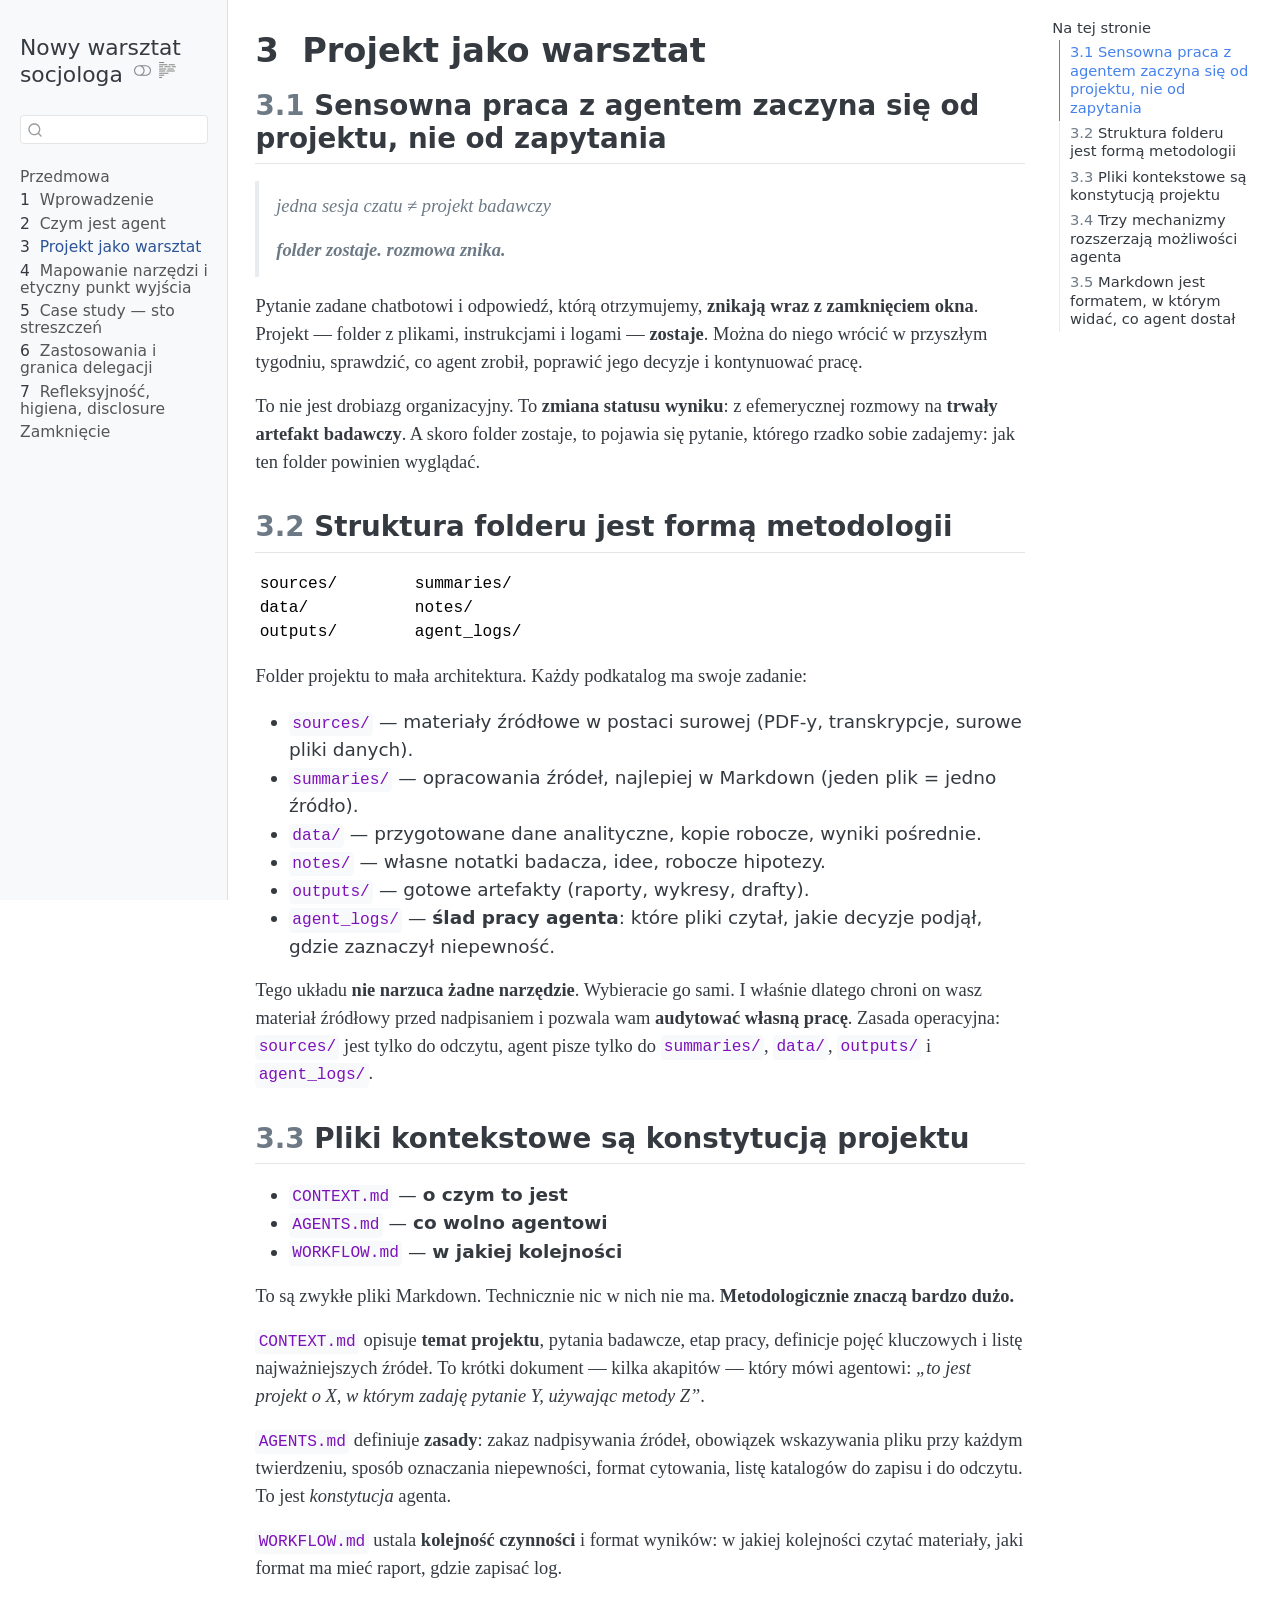
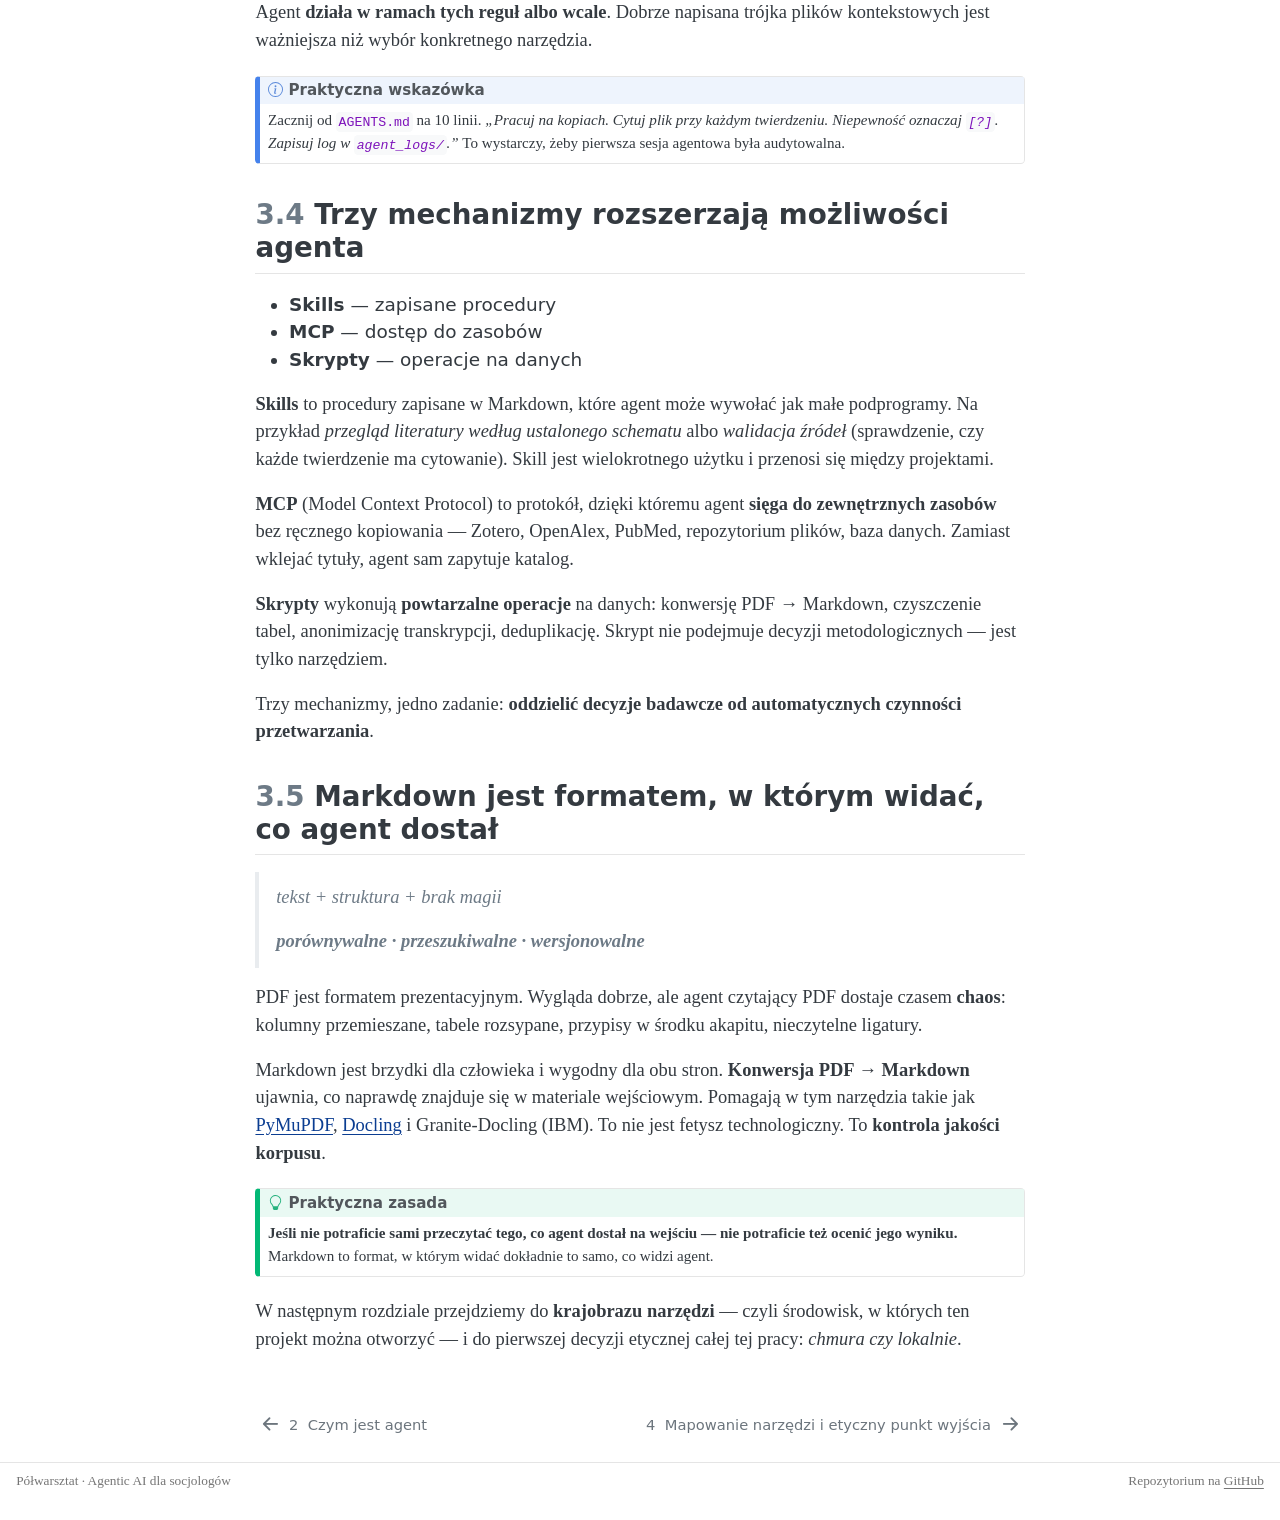
<file: 03-projekt.html>
<!DOCTYPE html>
<html xmlns="http://www.w3.org/1999/xhtml" lang="pl" xml:lang="pl"><head>

<meta charset="utf-8">
<meta name="generator" content="quarto-1.6.40">

<meta name="viewport" content="width=device-width, initial-scale=1.0, user-scalable=yes">


<title>3&nbsp; Projekt jako warsztat – Nowy warsztat socjologa</title>
<style>
code{white-space: pre-wrap;}
span.smallcaps{font-variant: small-caps;}
div.columns{display: flex; gap: min(4vw, 1.5em);}
div.column{flex: auto; overflow-x: auto;}
div.hanging-indent{margin-left: 1.5em; text-indent: -1.5em;}
ul.task-list{list-style: none;}
ul.task-list li input[type="checkbox"] {
  width: 0.8em;
  margin: 0 0.8em 0.2em -1em; /* quarto-specific, see https://github.com/quarto-dev/quarto-cli/issues/4556 */ 
  vertical-align: middle;
}
</style>


<script src="site_libs/quarto-nav/quarto-nav.js"></script>
<script src="site_libs/quarto-nav/headroom.min.js"></script>
<script src="site_libs/clipboard/clipboard.min.js"></script>
<script src="site_libs/quarto-search/autocomplete.umd.js"></script>
<script src="site_libs/quarto-search/fuse.min.js"></script>
<script src="site_libs/quarto-search/quarto-search.js"></script>
<meta name="quarto:offset" content="./">
<link href="./04-krajobraz.html" rel="next">
<link href="./02-czym-jest-agent.html" rel="prev">
<script src="site_libs/quarto-html/quarto.js"></script>
<script src="site_libs/quarto-html/popper.min.js"></script>
<script src="site_libs/quarto-html/tippy.umd.min.js"></script>
<script src="site_libs/quarto-html/anchor.min.js"></script>
<link href="site_libs/quarto-html/tippy.css" rel="stylesheet">
<link href="site_libs/quarto-html/quarto-syntax-highlighting-549806ee2085284f45b00abea8c6df48.css" rel="stylesheet" class="quarto-color-scheme" id="quarto-text-highlighting-styles">
<link href="site_libs/quarto-html/quarto-syntax-highlighting-dark-8ea72dc5fed832574809a9c94082fbbb.css" rel="prefetch" class="quarto-color-scheme quarto-color-alternate" id="quarto-text-highlighting-styles">
<script src="site_libs/bootstrap/bootstrap.min.js"></script>
<link href="site_libs/bootstrap/bootstrap-icons.css" rel="stylesheet">
<link href="site_libs/bootstrap/bootstrap-84f61140578a88987d3c018cc6b1b6c8.min.css" rel="stylesheet" append-hash="true" class="quarto-color-scheme" id="quarto-bootstrap" data-mode="light">
<link href="site_libs/bootstrap/bootstrap-dark-3d82178b4029b79cf09e392977d02663.min.css" rel="prefetch" append-hash="true" class="quarto-color-scheme quarto-color-alternate" id="quarto-bootstrap" data-mode="dark">
<script id="quarto-search-options" type="application/json">{
  "location": "sidebar",
  "copy-button": false,
  "collapse-after": 3,
  "panel-placement": "start",
  "type": "textbox",
  "limit": 50,
  "keyboard-shortcut": [
    "f",
    "/",
    "s"
  ],
  "show-item-context": false,
  "language": {
    "search-no-results-text": "Brak wyników",
    "search-matching-documents-text": "dopasowane dokumenty",
    "search-copy-link-title": "Kopiuj link do wyszukiwania",
    "search-hide-matches-text": "Ukryj dodatkowe dopasowania",
    "search-more-match-text": "więcej dopasowań w tym dokumencie",
    "search-more-matches-text": "więcej dopasowań w tym dokumencie",
    "search-clear-button-title": "Wyczyść",
    "search-text-placeholder": "",
    "search-detached-cancel-button-title": "Anuluj",
    "search-submit-button-title": "Zatwierdź",
    "search-label": "Szukaj"
  }
}</script>
<style>html{ scroll-behavior: smooth; }</style>


</head>

<body class="nav-sidebar docked">

<div id="quarto-search-results"></div>
  <header id="quarto-header" class="headroom fixed-top">
  <nav class="quarto-secondary-nav">
    <div class="container-fluid d-flex">
      <button type="button" class="quarto-btn-toggle btn" data-bs-toggle="collapse" role="button" data-bs-target=".quarto-sidebar-collapse-item" aria-controls="quarto-sidebar" aria-expanded="false" aria-label="Przełącz pasek boczny" onclick="if (window.quartoToggleHeadroom) { window.quartoToggleHeadroom(); }">
        <i class="bi bi-layout-text-sidebar-reverse"></i>
      </button>
        <nav class="quarto-page-breadcrumbs" aria-label="breadcrumb"><ol class="breadcrumb"><li class="breadcrumb-item"><a href="./03-projekt.html"><span class="chapter-number">3</span>&nbsp; <span class="chapter-title">Projekt jako warsztat</span></a></li></ol></nav>
        <a class="flex-grow-1" role="navigation" data-bs-toggle="collapse" data-bs-target=".quarto-sidebar-collapse-item" aria-controls="quarto-sidebar" aria-expanded="false" aria-label="Przełącz pasek boczny" onclick="if (window.quartoToggleHeadroom) { window.quartoToggleHeadroom(); }">      
        </a>
      <button type="button" class="btn quarto-search-button" aria-label="Szukaj" onclick="window.quartoOpenSearch();">
        <i class="bi bi-search"></i>
      </button>
    </div>
  </nav>
</header>
<!-- content -->
<div id="quarto-content" class="quarto-container page-columns page-rows-contents page-layout-article">
<!-- sidebar -->
  <nav id="quarto-sidebar" class="sidebar collapse collapse-horizontal quarto-sidebar-collapse-item sidebar-navigation docked overflow-auto">
    <div class="pt-lg-2 mt-2 text-left sidebar-header">
    <div class="sidebar-title mb-0 py-0">
      <a href="./">Nowy warsztat socjologa</a> 
        <div class="sidebar-tools-main">
  <a href="" class="quarto-color-scheme-toggle quarto-navigation-tool  px-1" onclick="window.quartoToggleColorScheme(); return false;" title="Przełącz tryb ciemny"><i class="bi"></i></a>
  <a href="" class="quarto-reader-toggle quarto-navigation-tool px-1" onclick="window.quartoToggleReader(); return false;" title="Przełącz tryb czytnika">
  <div class="quarto-reader-toggle-btn">
  <i class="bi"></i>
  </div>
</a>
</div>
    </div>
      </div>
        <div class="mt-2 flex-shrink-0 align-items-center">
        <div class="sidebar-search">
        <div id="quarto-search" class="" title="Szukaj"></div>
        </div>
        </div>
    <div class="sidebar-menu-container"> 
    <ul class="list-unstyled mt-1">
        <li class="sidebar-item">
  <div class="sidebar-item-container"> 
  <a href="./index.html" class="sidebar-item-text sidebar-link">
 <span class="menu-text">Przedmowa</span></a>
  </div>
</li>
        <li class="sidebar-item">
  <div class="sidebar-item-container"> 
  <a href="./01-wprowadzenie.html" class="sidebar-item-text sidebar-link">
 <span class="menu-text"><span class="chapter-number">1</span>&nbsp; <span class="chapter-title">Wprowadzenie</span></span></a>
  </div>
</li>
        <li class="sidebar-item">
  <div class="sidebar-item-container"> 
  <a href="./02-czym-jest-agent.html" class="sidebar-item-text sidebar-link">
 <span class="menu-text"><span class="chapter-number">2</span>&nbsp; <span class="chapter-title">Czym jest agent</span></span></a>
  </div>
</li>
        <li class="sidebar-item">
  <div class="sidebar-item-container"> 
  <a href="./03-projekt.html" class="sidebar-item-text sidebar-link active">
 <span class="menu-text"><span class="chapter-number">3</span>&nbsp; <span class="chapter-title">Projekt jako warsztat</span></span></a>
  </div>
</li>
        <li class="sidebar-item">
  <div class="sidebar-item-container"> 
  <a href="./04-krajobraz.html" class="sidebar-item-text sidebar-link">
 <span class="menu-text"><span class="chapter-number">4</span>&nbsp; <span class="chapter-title">Mapowanie narzędzi i etyczny punkt wyjścia</span></span></a>
  </div>
</li>
        <li class="sidebar-item">
  <div class="sidebar-item-container"> 
  <a href="./05-case-study.html" class="sidebar-item-text sidebar-link">
 <span class="menu-text"><span class="chapter-number">5</span>&nbsp; <span class="chapter-title">Case study — sto streszczeń</span></span></a>
  </div>
</li>
        <li class="sidebar-item">
  <div class="sidebar-item-container"> 
  <a href="./06-zastosowania.html" class="sidebar-item-text sidebar-link">
 <span class="menu-text"><span class="chapter-number">6</span>&nbsp; <span class="chapter-title">Zastosowania i granica delegacji</span></span></a>
  </div>
</li>
        <li class="sidebar-item">
  <div class="sidebar-item-container"> 
  <a href="./07-friction.html" class="sidebar-item-text sidebar-link">
 <span class="menu-text"><span class="chapter-number">7</span>&nbsp; <span class="chapter-title">Refleksyjność, higiena, disclosure</span></span></a>
  </div>
</li>
        <li class="sidebar-item">
  <div class="sidebar-item-container"> 
  <a href="./08-zamkniecie.html" class="sidebar-item-text sidebar-link">
 <span class="menu-text">Zamknięcie</span></a>
  </div>
</li>
    </ul>
    </div>
</nav>
<div id="quarto-sidebar-glass" class="quarto-sidebar-collapse-item" data-bs-toggle="collapse" data-bs-target=".quarto-sidebar-collapse-item"></div>
<!-- margin-sidebar -->
    <div id="quarto-margin-sidebar" class="sidebar margin-sidebar">
        <nav id="TOC" role="doc-toc" class="toc-active">
    <h2 id="toc-title">Na tej stronie</h2>
   
  <ul>
  <li><a href="#sensowna-praca-z-agentem-zaczyna-się-od-projektu-nie-od-zapytania" id="toc-sensowna-praca-z-agentem-zaczyna-się-od-projektu-nie-od-zapytania" class="nav-link active" data-scroll-target="#sensowna-praca-z-agentem-zaczyna-się-od-projektu-nie-od-zapytania"><span class="header-section-number">3.1</span> Sensowna praca z agentem zaczyna się od projektu, nie od zapytania</a></li>
  <li><a href="#struktura-folderu-jest-formą-metodologii" id="toc-struktura-folderu-jest-formą-metodologii" class="nav-link" data-scroll-target="#struktura-folderu-jest-formą-metodologii"><span class="header-section-number">3.2</span> Struktura folderu jest formą metodologii</a></li>
  <li><a href="#pliki-kontekstowe-są-konstytucją-projektu" id="toc-pliki-kontekstowe-są-konstytucją-projektu" class="nav-link" data-scroll-target="#pliki-kontekstowe-są-konstytucją-projektu"><span class="header-section-number">3.3</span> Pliki kontekstowe są konstytucją projektu</a></li>
  <li><a href="#trzy-mechanizmy-rozszerzają-możliwości-agenta" id="toc-trzy-mechanizmy-rozszerzają-możliwości-agenta" class="nav-link" data-scroll-target="#trzy-mechanizmy-rozszerzają-możliwości-agenta"><span class="header-section-number">3.4</span> Trzy mechanizmy rozszerzają możliwości agenta</a></li>
  <li><a href="#markdown-jest-formatem-w-którym-widać-co-agent-dostał" id="toc-markdown-jest-formatem-w-którym-widać-co-agent-dostał" class="nav-link" data-scroll-target="#markdown-jest-formatem-w-którym-widać-co-agent-dostał"><span class="header-section-number">3.5</span> Markdown jest formatem, w którym widać, co agent dostał</a></li>
  </ul>
</nav>
    </div>
<!-- main -->
<main class="content" id="quarto-document-content">

<header id="title-block-header" class="quarto-title-block default">
<div class="quarto-title">
<h1 class="title"><span class="chapter-number">3</span>&nbsp; <span class="chapter-title">Projekt jako warsztat</span></h1>
</div>



<div class="quarto-title-meta">

    
  
    
  </div>
  


</header>


<section id="sensowna-praca-z-agentem-zaczyna-się-od-projektu-nie-od-zapytania" class="level2" data-number="3.1">
<h2 data-number="3.1" class="anchored" data-anchor-id="sensowna-praca-z-agentem-zaczyna-się-od-projektu-nie-od-zapytania"><span class="header-section-number">3.1</span> Sensowna praca z agentem zaczyna się od projektu, nie od zapytania</h2>
<blockquote class="blockquote">
<p>jedna sesja czatu ≠ projekt badawczy</p>
<p><strong>folder zostaje. rozmowa znika.</strong></p>
</blockquote>
<p>Pytanie zadane chatbotowi i odpowiedź, którą otrzymujemy, <strong>znikają wraz z zamknięciem okna</strong>. Projekt — folder z plikami, instrukcjami i logami — <strong>zostaje</strong>. Można do niego wrócić w przyszłym tygodniu, sprawdzić, co agent zrobił, poprawić jego decyzje i kontynuować pracę.</p>
<p>To nie jest drobiazg organizacyjny. To <strong>zmiana statusu wyniku</strong>: z efemerycznej rozmowy na <strong>trwały artefakt badawczy</strong>. A skoro folder zostaje, to pojawia się pytanie, którego rzadko sobie zadajemy: jak ten folder powinien wyglądać.</p>
</section>
<section id="struktura-folderu-jest-formą-metodologii" class="level2" data-number="3.2">
<h2 data-number="3.2" class="anchored" data-anchor-id="struktura-folderu-jest-formą-metodologii"><span class="header-section-number">3.2</span> Struktura folderu jest formą metodologii</h2>
<pre class="text"><code>sources/        summaries/
data/           notes/
outputs/        agent_logs/</code></pre>
<p>Folder projektu to mała architektura. Każdy podkatalog ma swoje zadanie:</p>
<ul>
<li><code>sources/</code> — materiały źródłowe w postaci surowej (PDF-y, transkrypcje, surowe pliki danych).</li>
<li><code>summaries/</code> — opracowania źródeł, najlepiej w Markdown (jeden plik = jedno źródło).</li>
<li><code>data/</code> — przygotowane dane analityczne, kopie robocze, wyniki pośrednie.</li>
<li><code>notes/</code> — własne notatki badacza, idee, robocze hipotezy.</li>
<li><code>outputs/</code> — gotowe artefakty (raporty, wykresy, drafty).</li>
<li><code>agent_logs/</code> — <strong>ślad pracy agenta</strong>: które pliki czytał, jakie decyzje podjął, gdzie zaznaczył niepewność.</li>
</ul>
<p>Tego układu <strong>nie narzuca żadne narzędzie</strong>. Wybieracie go sami. I właśnie dlatego chroni on wasz materiał źródłowy przed nadpisaniem i pozwala wam <strong>audytować własną pracę</strong>. Zasada operacyjna: <code>sources/</code> jest tylko do odczytu, agent pisze tylko do <code>summaries/</code>, <code>data/</code>, <code>outputs/</code> i <code>agent_logs/</code>.</p>
</section>
<section id="pliki-kontekstowe-są-konstytucją-projektu" class="level2" data-number="3.3">
<h2 data-number="3.3" class="anchored" data-anchor-id="pliki-kontekstowe-są-konstytucją-projektu"><span class="header-section-number">3.3</span> Pliki kontekstowe są konstytucją projektu</h2>
<ul>
<li><code>CONTEXT.md</code> — <strong>o czym to jest</strong></li>
<li><code>AGENTS.md</code> — <strong>co wolno agentowi</strong></li>
<li><code>WORKFLOW.md</code> — <strong>w jakiej kolejności</strong></li>
</ul>
<p>To są zwykłe pliki Markdown. Technicznie nic w nich nie ma. <strong>Metodologicznie znaczą bardzo dużo.</strong></p>
<p><code>CONTEXT.md</code> opisuje <strong>temat projektu</strong>, pytania badawcze, etap pracy, definicje pojęć kluczowych i listę najważniejszych źródeł. To krótki dokument — kilka akapitów — który mówi agentowi: <em>„to jest projekt o X, w którym zadaję pytanie Y, używając metody Z”</em>.</p>
<p><code>AGENTS.md</code> definiuje <strong>zasady</strong>: zakaz nadpisywania źródeł, obowiązek wskazywania pliku przy każdym twierdzeniu, sposób oznaczania niepewności, format cytowania, listę katalogów do zapisu i do odczytu. To jest <em>konstytucja</em> agenta.</p>
<p><code>WORKFLOW.md</code> ustala <strong>kolejność czynności</strong> i format wyników: w jakiej kolejności czytać materiały, jaki format ma mieć raport, gdzie zapisać log.</p>
<p>Agent <strong>działa w ramach tych reguł albo wcale</strong>. Dobrze napisana trójka plików kontekstowych jest ważniejsza niż wybór konkretnego narzędzia.</p>
<div class="callout callout-style-default callout-note callout-titled" title="Praktyczna wskazówka">
<div class="callout-header d-flex align-content-center">
<div class="callout-icon-container">
<i class="callout-icon"></i>
</div>
<div class="callout-title-container flex-fill">
Praktyczna wskazówka
</div>
</div>
<div class="callout-body-container callout-body">
<p>Zacznij od <code>AGENTS.md</code> na 10 linii. <em>„Pracuj na kopiach. Cytuj plik przy każdym twierdzeniu. Niepewność oznaczaj <code>[?]</code>. Zapisuj log w <code>agent_logs/</code>.”</em> To wystarczy, żeby pierwsza sesja agentowa była audytowalna.</p>
</div>
</div>
</section>
<section id="trzy-mechanizmy-rozszerzają-możliwości-agenta" class="level2" data-number="3.4">
<h2 data-number="3.4" class="anchored" data-anchor-id="trzy-mechanizmy-rozszerzają-możliwości-agenta"><span class="header-section-number">3.4</span> Trzy mechanizmy rozszerzają możliwości agenta</h2>
<ul>
<li><strong>Skills</strong> — zapisane procedury</li>
<li><strong>MCP</strong> — dostęp do zasobów</li>
<li><strong>Skrypty</strong> — operacje na danych</li>
</ul>
<p><strong>Skills</strong> to procedury zapisane w Markdown, które agent może wywołać jak małe podprogramy. Na przykład <em>przegląd literatury według ustalonego schematu</em> albo <em>walidacja źródeł</em> (sprawdzenie, czy każde twierdzenie ma cytowanie). Skill jest wielokrotnego użytku i przenosi się między projektami.</p>
<p><strong>MCP</strong> (Model Context Protocol) to protokół, dzięki któremu agent <strong>sięga do zewnętrznych zasobów</strong> bez ręcznego kopiowania — Zotero, OpenAlex, PubMed, repozytorium plików, baza danych. Zamiast wklejać tytuły, agent sam zapytuje katalog.</p>
<p><strong>Skrypty</strong> wykonują <strong>powtarzalne operacje</strong> na danych: konwersję PDF → Markdown, czyszczenie tabel, anonimizację transkrypcji, deduplikację. Skrypt nie podejmuje decyzji metodologicznych — jest tylko narzędziem.</p>
<p>Trzy mechanizmy, jedno zadanie: <strong>oddzielić decyzje badawcze od automatycznych czynności przetwarzania</strong>.</p>
</section>
<section id="markdown-jest-formatem-w-którym-widać-co-agent-dostał" class="level2" data-number="3.5">
<h2 data-number="3.5" class="anchored" data-anchor-id="markdown-jest-formatem-w-którym-widać-co-agent-dostał"><span class="header-section-number">3.5</span> Markdown jest formatem, w którym widać, co agent dostał</h2>
<blockquote class="blockquote">
<p>tekst + struktura + brak magii</p>
<p><strong>porównywalne · przeszukiwalne · wersjonowalne</strong></p>
</blockquote>
<p>PDF jest formatem prezentacyjnym. Wygląda dobrze, ale agent czytający PDF dostaje czasem <strong>chaos</strong>: kolumny przemieszane, tabele rozsypane, przypisy w środku akapitu, nieczytelne ligatury.</p>
<p>Markdown jest brzydki dla człowieka i wygodny dla obu stron. <strong>Konwersja PDF → Markdown</strong> ujawnia, co naprawdę znajduje się w materiale wejściowym. Pomagają w tym narzędzia takie jak <a href="https://pymupdf.readthedocs.io/">PyMuPDF</a>, <a href="https://github.com/DS4SD/docling">Docling</a> i Granite-Docling (IBM). To nie jest fetysz technologiczny. To <strong>kontrola jakości korpusu</strong>.</p>
<div class="callout callout-style-default callout-tip callout-titled" title="Praktyczna zasada">
<div class="callout-header d-flex align-content-center">
<div class="callout-icon-container">
<i class="callout-icon"></i>
</div>
<div class="callout-title-container flex-fill">
Praktyczna zasada
</div>
</div>
<div class="callout-body-container callout-body">
<p><strong>Jeśli nie potraficie sami przeczytać tego, co agent dostał na wejściu — nie potraficie też ocenić jego wyniku.</strong> Markdown to format, w którym widać dokładnie to samo, co widzi agent.</p>
</div>
</div>
<p>W następnym rozdziale przejdziemy do <strong>krajobrazu narzędzi</strong> — czyli środowisk, w których ten projekt można otworzyć — i do pierwszej decyzji etycznej całej tej pracy: <em>chmura czy lokalnie</em>.</p>


</section>

</main> <!-- /main -->
<script id="quarto-html-after-body" type="application/javascript">
window.document.addEventListener("DOMContentLoaded", function (event) {
  const toggleBodyColorMode = (bsSheetEl) => {
    const mode = bsSheetEl.getAttribute("data-mode");
    const bodyEl = window.document.querySelector("body");
    if (mode === "dark") {
      bodyEl.classList.add("quarto-dark");
      bodyEl.classList.remove("quarto-light");
    } else {
      bodyEl.classList.add("quarto-light");
      bodyEl.classList.remove("quarto-dark");
    }
  }
  const toggleBodyColorPrimary = () => {
    const bsSheetEl = window.document.querySelector("link#quarto-bootstrap");
    if (bsSheetEl) {
      toggleBodyColorMode(bsSheetEl);
    }
  }
  toggleBodyColorPrimary();  
  const disableStylesheet = (stylesheets) => {
    for (let i=0; i < stylesheets.length; i++) {
      const stylesheet = stylesheets[i];
      stylesheet.rel = 'prefetch';
    }
  }
  const enableStylesheet = (stylesheets) => {
    for (let i=0; i < stylesheets.length; i++) {
      const stylesheet = stylesheets[i];
      stylesheet.rel = 'stylesheet';
    }
  }
  const manageTransitions = (selector, allowTransitions) => {
    const els = window.document.querySelectorAll(selector);
    for (let i=0; i < els.length; i++) {
      const el = els[i];
      if (allowTransitions) {
        el.classList.remove('notransition');
      } else {
        el.classList.add('notransition');
      }
    }
  }
  const toggleGiscusIfUsed = (isAlternate, darkModeDefault) => {
    const baseTheme = document.querySelector('#giscus-base-theme')?.value ?? 'light';
    const alternateTheme = document.querySelector('#giscus-alt-theme')?.value ?? 'dark';
    let newTheme = '';
    if(darkModeDefault) {
      newTheme = isAlternate ? baseTheme : alternateTheme;
    } else {
      newTheme = isAlternate ? alternateTheme : baseTheme;
    }
    const changeGiscusTheme = () => {
      // From: https://github.com/giscus/giscus/issues/336
      const sendMessage = (message) => {
        const iframe = document.querySelector('iframe.giscus-frame');
        if (!iframe) return;
        iframe.contentWindow.postMessage({ giscus: message }, 'https://giscus.app');
      }
      sendMessage({
        setConfig: {
          theme: newTheme
        }
      });
    }
    const isGiscussLoaded = window.document.querySelector('iframe.giscus-frame') !== null;
    if (isGiscussLoaded) {
      changeGiscusTheme();
    }
  }
  const toggleColorMode = (alternate) => {
    // Switch the stylesheets
    const alternateStylesheets = window.document.querySelectorAll('link.quarto-color-scheme.quarto-color-alternate');
    manageTransitions('#quarto-margin-sidebar .nav-link', false);
    if (alternate) {
      enableStylesheet(alternateStylesheets);
      for (const sheetNode of alternateStylesheets) {
        if (sheetNode.id === "quarto-bootstrap") {
          toggleBodyColorMode(sheetNode);
        }
      }
    } else {
      disableStylesheet(alternateStylesheets);
      toggleBodyColorPrimary();
    }
    manageTransitions('#quarto-margin-sidebar .nav-link', true);
    // Switch the toggles
    const toggles = window.document.querySelectorAll('.quarto-color-scheme-toggle');
    for (let i=0; i < toggles.length; i++) {
      const toggle = toggles[i];
      if (toggle) {
        if (alternate) {
          toggle.classList.add("alternate");     
        } else {
          toggle.classList.remove("alternate");
        }
      }
    }
    // Hack to workaround the fact that safari doesn't
    // properly recolor the scrollbar when toggling (#1455)
    if (navigator.userAgent.indexOf('Safari') > 0 && navigator.userAgent.indexOf('Chrome') == -1) {
      manageTransitions("body", false);
      window.scrollTo(0, 1);
      setTimeout(() => {
        window.scrollTo(0, 0);
        manageTransitions("body", true);
      }, 40);  
    }
  }
  const isFileUrl = () => { 
    return window.location.protocol === 'file:';
  }
  const hasAlternateSentinel = () => {  
    let styleSentinel = getColorSchemeSentinel();
    if (styleSentinel !== null) {
      return styleSentinel === "alternate";
    } else {
      return false;
    }
  }
  const setStyleSentinel = (alternate) => {
    const value = alternate ? "alternate" : "default";
    if (!isFileUrl()) {
      window.localStorage.setItem("quarto-color-scheme", value);
    } else {
      localAlternateSentinel = value;
    }
  }
  const getColorSchemeSentinel = () => {
    if (!isFileUrl()) {
      const storageValue = window.localStorage.getItem("quarto-color-scheme");
      return storageValue != null ? storageValue : localAlternateSentinel;
    } else {
      return localAlternateSentinel;
    }
  }
  const darkModeDefault = false;
  let localAlternateSentinel = darkModeDefault ? 'alternate' : 'default';
  // Dark / light mode switch
  window.quartoToggleColorScheme = () => {
    // Read the current dark / light value 
    let toAlternate = !hasAlternateSentinel();
    toggleColorMode(toAlternate);
    setStyleSentinel(toAlternate);
    toggleGiscusIfUsed(toAlternate, darkModeDefault);
  };
  // Ensure there is a toggle, if there isn't float one in the top right
  if (window.document.querySelector('.quarto-color-scheme-toggle') === null) {
    const a = window.document.createElement('a');
    a.classList.add('top-right');
    a.classList.add('quarto-color-scheme-toggle');
    a.href = "";
    a.onclick = function() { try { window.quartoToggleColorScheme(); } catch {} return false; };
    const i = window.document.createElement("i");
    i.classList.add('bi');
    a.appendChild(i);
    window.document.body.appendChild(a);
  }
  // Switch to dark mode if need be
  if (hasAlternateSentinel()) {
    toggleColorMode(true);
  } else {
    toggleColorMode(false);
  }
  const icon = "";
  const anchorJS = new window.AnchorJS();
  anchorJS.options = {
    placement: 'right',
    icon: icon
  };
  anchorJS.add('.anchored');
  const isCodeAnnotation = (el) => {
    for (const clz of el.classList) {
      if (clz.startsWith('code-annotation-')) {                     
        return true;
      }
    }
    return false;
  }
  const onCopySuccess = function(e) {
    // button target
    const button = e.trigger;
    // don't keep focus
    button.blur();
    // flash "checked"
    button.classList.add('code-copy-button-checked');
    var currentTitle = button.getAttribute("title");
    button.setAttribute("title", "Skopiowano!");
    let tooltip;
    if (window.bootstrap) {
      button.setAttribute("data-bs-toggle", "tooltip");
      button.setAttribute("data-bs-placement", "left");
      button.setAttribute("data-bs-title", "Skopiowano!");
      tooltip = new bootstrap.Tooltip(button, 
        { trigger: "manual", 
          customClass: "code-copy-button-tooltip",
          offset: [0, -8]});
      tooltip.show();    
    }
    setTimeout(function() {
      if (tooltip) {
        tooltip.hide();
        button.removeAttribute("data-bs-title");
        button.removeAttribute("data-bs-toggle");
        button.removeAttribute("data-bs-placement");
      }
      button.setAttribute("title", currentTitle);
      button.classList.remove('code-copy-button-checked');
    }, 1000);
    // clear code selection
    e.clearSelection();
  }
  const getTextToCopy = function(trigger) {
      const codeEl = trigger.previousElementSibling.cloneNode(true);
      for (const childEl of codeEl.children) {
        if (isCodeAnnotation(childEl)) {
          childEl.remove();
        }
      }
      return codeEl.innerText;
  }
  const clipboard = new window.ClipboardJS('.code-copy-button:not([data-in-quarto-modal])', {
    text: getTextToCopy
  });
  clipboard.on('success', onCopySuccess);
  if (window.document.getElementById('quarto-embedded-source-code-modal')) {
    const clipboardModal = new window.ClipboardJS('.code-copy-button[data-in-quarto-modal]', {
      text: getTextToCopy,
      container: window.document.getElementById('quarto-embedded-source-code-modal')
    });
    clipboardModal.on('success', onCopySuccess);
  }
    var localhostRegex = new RegExp(/^(?:http|https):\/\/localhost\:?[0-9]*\//);
    var mailtoRegex = new RegExp(/^mailto:/);
      var filterRegex = new RegExp('/' + window.location.host + '/');
    var isInternal = (href) => {
        return filterRegex.test(href) || localhostRegex.test(href) || mailtoRegex.test(href);
    }
    // Inspect non-navigation links and adorn them if external
 	var links = window.document.querySelectorAll('a[href]:not(.nav-link):not(.navbar-brand):not(.toc-action):not(.sidebar-link):not(.sidebar-item-toggle):not(.pagination-link):not(.no-external):not([aria-hidden]):not(.dropdown-item):not(.quarto-navigation-tool):not(.about-link)');
    for (var i=0; i<links.length; i++) {
      const link = links[i];
      if (!isInternal(link.href)) {
        // undo the damage that might have been done by quarto-nav.js in the case of
        // links that we want to consider external
        if (link.dataset.originalHref !== undefined) {
          link.href = link.dataset.originalHref;
        }
      }
    }
  function tippyHover(el, contentFn, onTriggerFn, onUntriggerFn) {
    const config = {
      allowHTML: true,
      maxWidth: 500,
      delay: 100,
      arrow: false,
      appendTo: function(el) {
          return el.parentElement;
      },
      interactive: true,
      interactiveBorder: 10,
      theme: 'quarto',
      placement: 'bottom-start',
    };
    if (contentFn) {
      config.content = contentFn;
    }
    if (onTriggerFn) {
      config.onTrigger = onTriggerFn;
    }
    if (onUntriggerFn) {
      config.onUntrigger = onUntriggerFn;
    }
    window.tippy(el, config); 
  }
  const noterefs = window.document.querySelectorAll('a[role="doc-noteref"]');
  for (var i=0; i<noterefs.length; i++) {
    const ref = noterefs[i];
    tippyHover(ref, function() {
      // use id or data attribute instead here
      let href = ref.getAttribute('data-footnote-href') || ref.getAttribute('href');
      try { href = new URL(href).hash; } catch {}
      const id = href.replace(/^#\/?/, "");
      const note = window.document.getElementById(id);
      if (note) {
        return note.innerHTML;
      } else {
        return "";
      }
    });
  }
  const xrefs = window.document.querySelectorAll('a.quarto-xref');
  const processXRef = (id, note) => {
    // Strip column container classes
    const stripColumnClz = (el) => {
      el.classList.remove("page-full", "page-columns");
      if (el.children) {
        for (const child of el.children) {
          stripColumnClz(child);
        }
      }
    }
    stripColumnClz(note)
    if (id === null || id.startsWith('sec-')) {
      // Special case sections, only their first couple elements
      const container = document.createElement("div");
      if (note.children && note.children.length > 2) {
        container.appendChild(note.children[0].cloneNode(true));
        for (let i = 1; i < note.children.length; i++) {
          const child = note.children[i];
          if (child.tagName === "P" && child.innerText === "") {
            continue;
          } else {
            container.appendChild(child.cloneNode(true));
            break;
          }
        }
        if (window.Quarto?.typesetMath) {
          window.Quarto.typesetMath(container);
        }
        return container.innerHTML
      } else {
        if (window.Quarto?.typesetMath) {
          window.Quarto.typesetMath(note);
        }
        return note.innerHTML;
      }
    } else {
      // Remove any anchor links if they are present
      const anchorLink = note.querySelector('a.anchorjs-link');
      if (anchorLink) {
        anchorLink.remove();
      }
      if (window.Quarto?.typesetMath) {
        window.Quarto.typesetMath(note);
      }
      if (note.classList.contains("callout")) {
        return note.outerHTML;
      } else {
        return note.innerHTML;
      }
    }
  }
  for (var i=0; i<xrefs.length; i++) {
    const xref = xrefs[i];
    tippyHover(xref, undefined, function(instance) {
      instance.disable();
      let url = xref.getAttribute('href');
      let hash = undefined; 
      if (url.startsWith('#')) {
        hash = url;
      } else {
        try { hash = new URL(url).hash; } catch {}
      }
      if (hash) {
        const id = hash.replace(/^#\/?/, "");
        const note = window.document.getElementById(id);
        if (note !== null) {
          try {
            const html = processXRef(id, note.cloneNode(true));
            instance.setContent(html);
          } finally {
            instance.enable();
            instance.show();
          }
        } else {
          // See if we can fetch this
          fetch(url.split('#')[0])
          .then(res => res.text())
          .then(html => {
            const parser = new DOMParser();
            const htmlDoc = parser.parseFromString(html, "text/html");
            const note = htmlDoc.getElementById(id);
            if (note !== null) {
              const html = processXRef(id, note);
              instance.setContent(html);
            } 
          }).finally(() => {
            instance.enable();
            instance.show();
          });
        }
      } else {
        // See if we can fetch a full url (with no hash to target)
        // This is a special case and we should probably do some content thinning / targeting
        fetch(url)
        .then(res => res.text())
        .then(html => {
          const parser = new DOMParser();
          const htmlDoc = parser.parseFromString(html, "text/html");
          const note = htmlDoc.querySelector('main.content');
          if (note !== null) {
            // This should only happen for chapter cross references
            // (since there is no id in the URL)
            // remove the first header
            if (note.children.length > 0 && note.children[0].tagName === "HEADER") {
              note.children[0].remove();
            }
            const html = processXRef(null, note);
            instance.setContent(html);
          } 
        }).finally(() => {
          instance.enable();
          instance.show();
        });
      }
    }, function(instance) {
    });
  }
      let selectedAnnoteEl;
      const selectorForAnnotation = ( cell, annotation) => {
        let cellAttr = 'data-code-cell="' + cell + '"';
        let lineAttr = 'data-code-annotation="' +  annotation + '"';
        const selector = 'span[' + cellAttr + '][' + lineAttr + ']';
        return selector;
      }
      const selectCodeLines = (annoteEl) => {
        const doc = window.document;
        const targetCell = annoteEl.getAttribute("data-target-cell");
        const targetAnnotation = annoteEl.getAttribute("data-target-annotation");
        const annoteSpan = window.document.querySelector(selectorForAnnotation(targetCell, targetAnnotation));
        const lines = annoteSpan.getAttribute("data-code-lines").split(",");
        const lineIds = lines.map((line) => {
          return targetCell + "-" + line;
        })
        let top = null;
        let height = null;
        let parent = null;
        if (lineIds.length > 0) {
            //compute the position of the single el (top and bottom and make a div)
            const el = window.document.getElementById(lineIds[0]);
            top = el.offsetTop;
            height = el.offsetHeight;
            parent = el.parentElement.parentElement;
          if (lineIds.length > 1) {
            const lastEl = window.document.getElementById(lineIds[lineIds.length - 1]);
            const bottom = lastEl.offsetTop + lastEl.offsetHeight;
            height = bottom - top;
          }
          if (top !== null && height !== null && parent !== null) {
            // cook up a div (if necessary) and position it 
            let div = window.document.getElementById("code-annotation-line-highlight");
            if (div === null) {
              div = window.document.createElement("div");
              div.setAttribute("id", "code-annotation-line-highlight");
              div.style.position = 'absolute';
              parent.appendChild(div);
            }
            div.style.top = top - 2 + "px";
            div.style.height = height + 4 + "px";
            div.style.left = 0;
            let gutterDiv = window.document.getElementById("code-annotation-line-highlight-gutter");
            if (gutterDiv === null) {
              gutterDiv = window.document.createElement("div");
              gutterDiv.setAttribute("id", "code-annotation-line-highlight-gutter");
              gutterDiv.style.position = 'absolute';
              const codeCell = window.document.getElementById(targetCell);
              const gutter = codeCell.querySelector('.code-annotation-gutter');
              gutter.appendChild(gutterDiv);
            }
            gutterDiv.style.top = top - 2 + "px";
            gutterDiv.style.height = height + 4 + "px";
          }
          selectedAnnoteEl = annoteEl;
        }
      };
      const unselectCodeLines = () => {
        const elementsIds = ["code-annotation-line-highlight", "code-annotation-line-highlight-gutter"];
        elementsIds.forEach((elId) => {
          const div = window.document.getElementById(elId);
          if (div) {
            div.remove();
          }
        });
        selectedAnnoteEl = undefined;
      };
        // Handle positioning of the toggle
    window.addEventListener(
      "resize",
      throttle(() => {
        elRect = undefined;
        if (selectedAnnoteEl) {
          selectCodeLines(selectedAnnoteEl);
        }
      }, 10)
    );
    function throttle(fn, ms) {
    let throttle = false;
    let timer;
      return (...args) => {
        if(!throttle) { // first call gets through
            fn.apply(this, args);
            throttle = true;
        } else { // all the others get throttled
            if(timer) clearTimeout(timer); // cancel #2
            timer = setTimeout(() => {
              fn.apply(this, args);
              timer = throttle = false;
            }, ms);
        }
      };
    }
      // Attach click handler to the DT
      const annoteDls = window.document.querySelectorAll('dt[data-target-cell]');
      for (const annoteDlNode of annoteDls) {
        annoteDlNode.addEventListener('click', (event) => {
          const clickedEl = event.target;
          if (clickedEl !== selectedAnnoteEl) {
            unselectCodeLines();
            const activeEl = window.document.querySelector('dt[data-target-cell].code-annotation-active');
            if (activeEl) {
              activeEl.classList.remove('code-annotation-active');
            }
            selectCodeLines(clickedEl);
            clickedEl.classList.add('code-annotation-active');
          } else {
            // Unselect the line
            unselectCodeLines();
            clickedEl.classList.remove('code-annotation-active');
          }
        });
      }
  const findCites = (el) => {
    const parentEl = el.parentElement;
    if (parentEl) {
      const cites = parentEl.dataset.cites;
      if (cites) {
        return {
          el,
          cites: cites.split(' ')
        };
      } else {
        return findCites(el.parentElement)
      }
    } else {
      return undefined;
    }
  };
  var bibliorefs = window.document.querySelectorAll('a[role="doc-biblioref"]');
  for (var i=0; i<bibliorefs.length; i++) {
    const ref = bibliorefs[i];
    const citeInfo = findCites(ref);
    if (citeInfo) {
      tippyHover(citeInfo.el, function() {
        var popup = window.document.createElement('div');
        citeInfo.cites.forEach(function(cite) {
          var citeDiv = window.document.createElement('div');
          citeDiv.classList.add('hanging-indent');
          citeDiv.classList.add('csl-entry');
          var biblioDiv = window.document.getElementById('ref-' + cite);
          if (biblioDiv) {
            citeDiv.innerHTML = biblioDiv.innerHTML;
          }
          popup.appendChild(citeDiv);
        });
        return popup.innerHTML;
      });
    }
  }
});
</script>
<nav class="page-navigation">
  <div class="nav-page nav-page-previous">
      <a href="./02-czym-jest-agent.html" class="pagination-link" aria-label="Czym jest agent">
        <i class="bi bi-arrow-left-short"></i> <span class="nav-page-text"><span class="chapter-number">2</span>&nbsp; <span class="chapter-title">Czym jest agent</span></span>
      </a>          
  </div>
  <div class="nav-page nav-page-next">
      <a href="./04-krajobraz.html" class="pagination-link" aria-label="Mapowanie narzędzi i etyczny punkt wyjścia">
        <span class="nav-page-text"><span class="chapter-number">4</span>&nbsp; <span class="chapter-title">Mapowanie narzędzi i etyczny punkt wyjścia</span></span> <i class="bi bi-arrow-right-short"></i>
      </a>
  </div>
</nav>
</div> <!-- /content -->
<footer class="footer">
  <div class="nav-footer">
    <div class="nav-footer-left">
<p>Półwarsztat · Agentic AI dla socjologów</p>
</div>   
    <div class="nav-footer-center">
      &nbsp;
    </div>
    <div class="nav-footer-right">
<p>Repozytorium na <a href="https://github.com/jaroslawchodak/agentic-sociology">GitHub</a></p>
</div>
  </div>
</footer>




<script src="site_libs/quarto-html/zenscroll-min.js"></script>
</body></html>
</file>
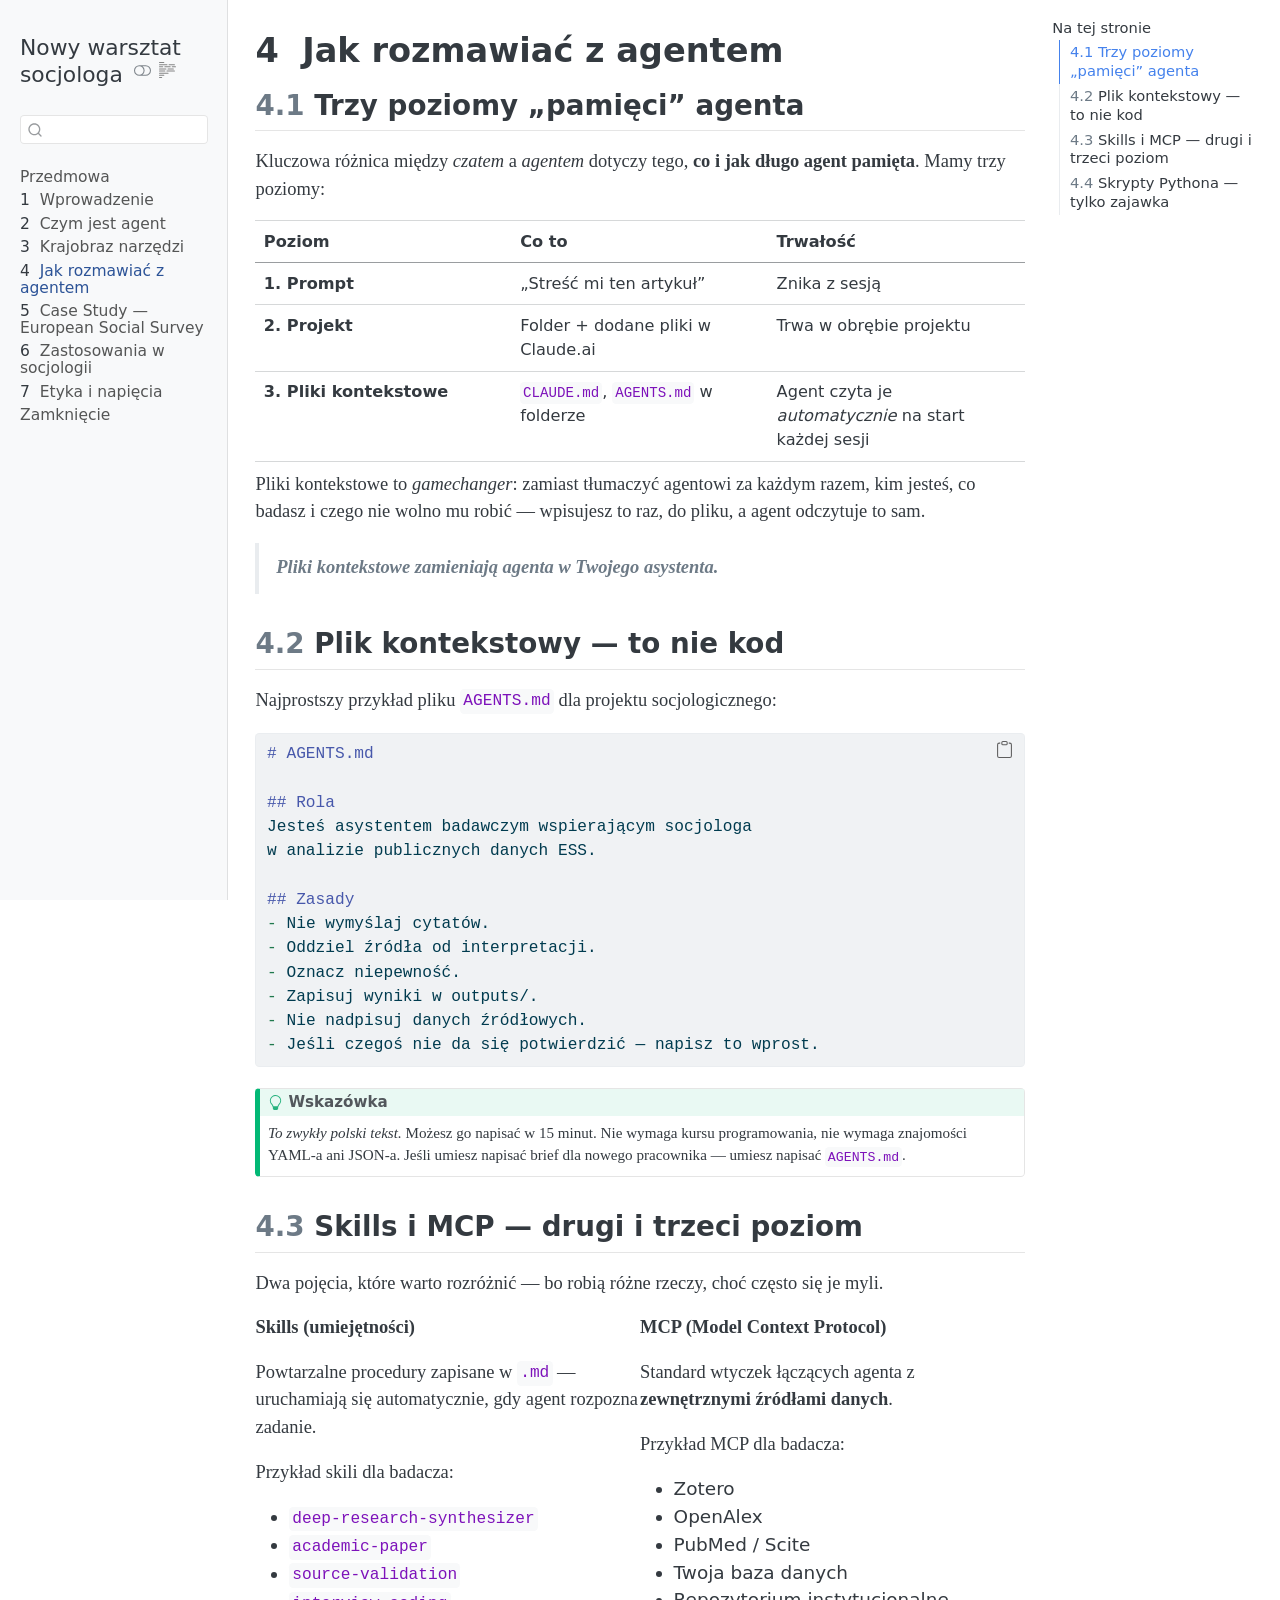
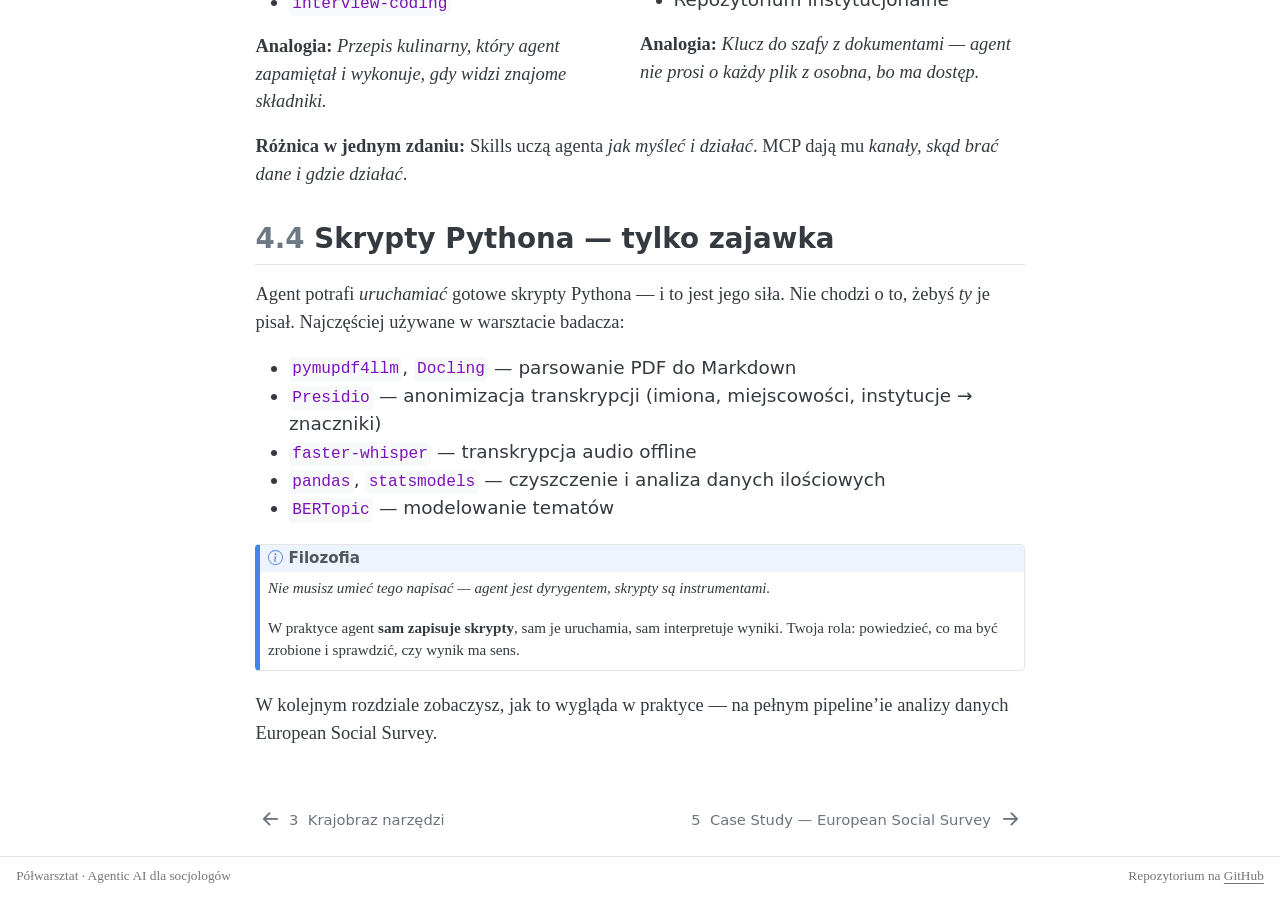
<file: 04-jak-rozmawiac.html>
<!DOCTYPE html>
<html xmlns="http://www.w3.org/1999/xhtml" lang="pl" xml:lang="pl"><head>

<meta charset="utf-8">
<meta name="generator" content="quarto-1.6.40">

<meta name="viewport" content="width=device-width, initial-scale=1.0, user-scalable=yes">


<title>4&nbsp; Jak rozmawiać z agentem – Nowy warsztat socjologa</title>
<style>
code{white-space: pre-wrap;}
span.smallcaps{font-variant: small-caps;}
div.columns{display: flex; gap: min(4vw, 1.5em);}
div.column{flex: auto; overflow-x: auto;}
div.hanging-indent{margin-left: 1.5em; text-indent: -1.5em;}
ul.task-list{list-style: none;}
ul.task-list li input[type="checkbox"] {
  width: 0.8em;
  margin: 0 0.8em 0.2em -1em; /* quarto-specific, see https://github.com/quarto-dev/quarto-cli/issues/4556 */ 
  vertical-align: middle;
}
/* CSS for syntax highlighting */
pre > code.sourceCode { white-space: pre; position: relative; }
pre > code.sourceCode > span { line-height: 1.25; }
pre > code.sourceCode > span:empty { height: 1.2em; }
.sourceCode { overflow: visible; }
code.sourceCode > span { color: inherit; text-decoration: inherit; }
div.sourceCode { margin: 1em 0; }
pre.sourceCode { margin: 0; }
@media screen {
div.sourceCode { overflow: auto; }
}
@media print {
pre > code.sourceCode { white-space: pre-wrap; }
pre > code.sourceCode > span { display: inline-block; text-indent: -5em; padding-left: 5em; }
}
pre.numberSource code
  { counter-reset: source-line 0; }
pre.numberSource code > span
  { position: relative; left: -4em; counter-increment: source-line; }
pre.numberSource code > span > a:first-child::before
  { content: counter(source-line);
    position: relative; left: -1em; text-align: right; vertical-align: baseline;
    border: none; display: inline-block;
    -webkit-touch-callout: none; -webkit-user-select: none;
    -khtml-user-select: none; -moz-user-select: none;
    -ms-user-select: none; user-select: none;
    padding: 0 4px; width: 4em;
  }
pre.numberSource { margin-left: 3em;  padding-left: 4px; }
div.sourceCode
  {   }
@media screen {
pre > code.sourceCode > span > a:first-child::before { text-decoration: underline; }
}
</style>


<script src="site_libs/quarto-nav/quarto-nav.js"></script>
<script src="site_libs/quarto-nav/headroom.min.js"></script>
<script src="site_libs/clipboard/clipboard.min.js"></script>
<script src="site_libs/quarto-search/autocomplete.umd.js"></script>
<script src="site_libs/quarto-search/fuse.min.js"></script>
<script src="site_libs/quarto-search/quarto-search.js"></script>
<meta name="quarto:offset" content="./">
<link href="./05-case-study-ess.html" rel="next">
<link href="./03-krajobraz.html" rel="prev">
<script src="site_libs/quarto-html/quarto.js"></script>
<script src="site_libs/quarto-html/popper.min.js"></script>
<script src="site_libs/quarto-html/tippy.umd.min.js"></script>
<script src="site_libs/quarto-html/anchor.min.js"></script>
<link href="site_libs/quarto-html/tippy.css" rel="stylesheet">
<link href="site_libs/quarto-html/quarto-syntax-highlighting-549806ee2085284f45b00abea8c6df48.css" rel="stylesheet" class="quarto-color-scheme" id="quarto-text-highlighting-styles">
<link href="site_libs/quarto-html/quarto-syntax-highlighting-dark-8ea72dc5fed832574809a9c94082fbbb.css" rel="prefetch" class="quarto-color-scheme quarto-color-alternate" id="quarto-text-highlighting-styles">
<script src="site_libs/bootstrap/bootstrap.min.js"></script>
<link href="site_libs/bootstrap/bootstrap-icons.css" rel="stylesheet">
<link href="site_libs/bootstrap/bootstrap-84f61140578a88987d3c018cc6b1b6c8.min.css" rel="stylesheet" append-hash="true" class="quarto-color-scheme" id="quarto-bootstrap" data-mode="light">
<link href="site_libs/bootstrap/bootstrap-dark-3d82178b4029b79cf09e392977d02663.min.css" rel="prefetch" append-hash="true" class="quarto-color-scheme quarto-color-alternate" id="quarto-bootstrap" data-mode="dark">
<script id="quarto-search-options" type="application/json">{
  "location": "sidebar",
  "copy-button": false,
  "collapse-after": 3,
  "panel-placement": "start",
  "type": "textbox",
  "limit": 50,
  "keyboard-shortcut": [
    "f",
    "/",
    "s"
  ],
  "show-item-context": false,
  "language": {
    "search-no-results-text": "Brak wyników",
    "search-matching-documents-text": "dopasowane dokumenty",
    "search-copy-link-title": "Kopiuj link do wyszukiwania",
    "search-hide-matches-text": "Ukryj dodatkowe dopasowania",
    "search-more-match-text": "więcej dopasowań w tym dokumencie",
    "search-more-matches-text": "więcej dopasowań w tym dokumencie",
    "search-clear-button-title": "Wyczyść",
    "search-text-placeholder": "",
    "search-detached-cancel-button-title": "Anuluj",
    "search-submit-button-title": "Zatwierdź",
    "search-label": "Szukaj"
  }
}</script>
<style>html{ scroll-behavior: smooth; }</style>


</head>

<body class="nav-sidebar docked">

<div id="quarto-search-results"></div>
  <header id="quarto-header" class="headroom fixed-top">
  <nav class="quarto-secondary-nav">
    <div class="container-fluid d-flex">
      <button type="button" class="quarto-btn-toggle btn" data-bs-toggle="collapse" role="button" data-bs-target=".quarto-sidebar-collapse-item" aria-controls="quarto-sidebar" aria-expanded="false" aria-label="Przełącz pasek boczny" onclick="if (window.quartoToggleHeadroom) { window.quartoToggleHeadroom(); }">
        <i class="bi bi-layout-text-sidebar-reverse"></i>
      </button>
        <nav class="quarto-page-breadcrumbs" aria-label="breadcrumb"><ol class="breadcrumb"><li class="breadcrumb-item"><a href="./04-jak-rozmawiac.html"><span class="chapter-number">4</span>&nbsp; <span class="chapter-title">Jak rozmawiać z agentem</span></a></li></ol></nav>
        <a class="flex-grow-1" role="navigation" data-bs-toggle="collapse" data-bs-target=".quarto-sidebar-collapse-item" aria-controls="quarto-sidebar" aria-expanded="false" aria-label="Przełącz pasek boczny" onclick="if (window.quartoToggleHeadroom) { window.quartoToggleHeadroom(); }">      
        </a>
      <button type="button" class="btn quarto-search-button" aria-label="Szukaj" onclick="window.quartoOpenSearch();">
        <i class="bi bi-search"></i>
      </button>
    </div>
  </nav>
</header>
<!-- content -->
<div id="quarto-content" class="quarto-container page-columns page-rows-contents page-layout-article">
<!-- sidebar -->
  <nav id="quarto-sidebar" class="sidebar collapse collapse-horizontal quarto-sidebar-collapse-item sidebar-navigation docked overflow-auto">
    <div class="pt-lg-2 mt-2 text-left sidebar-header">
    <div class="sidebar-title mb-0 py-0">
      <a href="./">Nowy warsztat socjologa</a> 
        <div class="sidebar-tools-main">
  <a href="" class="quarto-color-scheme-toggle quarto-navigation-tool  px-1" onclick="window.quartoToggleColorScheme(); return false;" title="Przełącz tryb ciemny"><i class="bi"></i></a>
  <a href="" class="quarto-reader-toggle quarto-navigation-tool px-1" onclick="window.quartoToggleReader(); return false;" title="Przełącz tryb czytnika">
  <div class="quarto-reader-toggle-btn">
  <i class="bi"></i>
  </div>
</a>
</div>
    </div>
      </div>
        <div class="mt-2 flex-shrink-0 align-items-center">
        <div class="sidebar-search">
        <div id="quarto-search" class="" title="Szukaj"></div>
        </div>
        </div>
    <div class="sidebar-menu-container"> 
    <ul class="list-unstyled mt-1">
        <li class="sidebar-item">
  <div class="sidebar-item-container"> 
  <a href="./index.html" class="sidebar-item-text sidebar-link">
 <span class="menu-text">Przedmowa</span></a>
  </div>
</li>
        <li class="sidebar-item">
  <div class="sidebar-item-container"> 
  <a href="./01-wprowadzenie.html" class="sidebar-item-text sidebar-link">
 <span class="menu-text"><span class="chapter-number">1</span>&nbsp; <span class="chapter-title">Wprowadzenie</span></span></a>
  </div>
</li>
        <li class="sidebar-item">
  <div class="sidebar-item-container"> 
  <a href="./02-czym-jest-agent.html" class="sidebar-item-text sidebar-link">
 <span class="menu-text"><span class="chapter-number">2</span>&nbsp; <span class="chapter-title">Czym jest agent</span></span></a>
  </div>
</li>
        <li class="sidebar-item">
  <div class="sidebar-item-container"> 
  <a href="./03-krajobraz.html" class="sidebar-item-text sidebar-link">
 <span class="menu-text"><span class="chapter-number">3</span>&nbsp; <span class="chapter-title">Krajobraz narzędzi</span></span></a>
  </div>
</li>
        <li class="sidebar-item">
  <div class="sidebar-item-container"> 
  <a href="./04-jak-rozmawiac.html" class="sidebar-item-text sidebar-link active">
 <span class="menu-text"><span class="chapter-number">4</span>&nbsp; <span class="chapter-title">Jak rozmawiać z agentem</span></span></a>
  </div>
</li>
        <li class="sidebar-item">
  <div class="sidebar-item-container"> 
  <a href="./05-case-study-ess.html" class="sidebar-item-text sidebar-link">
 <span class="menu-text"><span class="chapter-number">5</span>&nbsp; <span class="chapter-title">Case Study — European Social Survey</span></span></a>
  </div>
</li>
        <li class="sidebar-item">
  <div class="sidebar-item-container"> 
  <a href="./06-zastosowania.html" class="sidebar-item-text sidebar-link">
 <span class="menu-text"><span class="chapter-number">6</span>&nbsp; <span class="chapter-title">Zastosowania w socjologii</span></span></a>
  </div>
</li>
        <li class="sidebar-item">
  <div class="sidebar-item-container"> 
  <a href="./07-friction.html" class="sidebar-item-text sidebar-link">
 <span class="menu-text"><span class="chapter-number">7</span>&nbsp; <span class="chapter-title">Etyka i napięcia</span></span></a>
  </div>
</li>
        <li class="sidebar-item">
  <div class="sidebar-item-container"> 
  <a href="./08-zamkniecie.html" class="sidebar-item-text sidebar-link">
 <span class="menu-text">Zamknięcie</span></a>
  </div>
</li>
    </ul>
    </div>
</nav>
<div id="quarto-sidebar-glass" class="quarto-sidebar-collapse-item" data-bs-toggle="collapse" data-bs-target=".quarto-sidebar-collapse-item"></div>
<!-- margin-sidebar -->
    <div id="quarto-margin-sidebar" class="sidebar margin-sidebar">
        <nav id="TOC" role="doc-toc" class="toc-active">
    <h2 id="toc-title">Na tej stronie</h2>
   
  <ul>
  <li><a href="#trzy-poziomy-pamięci-agenta" id="toc-trzy-poziomy-pamięci-agenta" class="nav-link active" data-scroll-target="#trzy-poziomy-pamięci-agenta"><span class="header-section-number">4.1</span> Trzy poziomy „pamięci” agenta</a></li>
  <li><a href="#plik-kontekstowy-to-nie-kod" id="toc-plik-kontekstowy-to-nie-kod" class="nav-link" data-scroll-target="#plik-kontekstowy-to-nie-kod"><span class="header-section-number">4.2</span> Plik kontekstowy — to nie kod</a></li>
  <li><a href="#skills-i-mcp-drugi-i-trzeci-poziom" id="toc-skills-i-mcp-drugi-i-trzeci-poziom" class="nav-link" data-scroll-target="#skills-i-mcp-drugi-i-trzeci-poziom"><span class="header-section-number">4.3</span> Skills i MCP — drugi i trzeci poziom</a></li>
  <li><a href="#skrypty-pythona-tylko-zajawka" id="toc-skrypty-pythona-tylko-zajawka" class="nav-link" data-scroll-target="#skrypty-pythona-tylko-zajawka"><span class="header-section-number">4.4</span> Skrypty Pythona — tylko zajawka</a></li>
  </ul>
</nav>
    </div>
<!-- main -->
<main class="content" id="quarto-document-content">

<header id="title-block-header" class="quarto-title-block default">
<div class="quarto-title">
<h1 class="title"><span class="chapter-number">4</span>&nbsp; <span class="chapter-title">Jak rozmawiać z agentem</span></h1>
</div>



<div class="quarto-title-meta">

    
  
    
  </div>
  


</header>


<section id="trzy-poziomy-pamięci-agenta" class="level2" data-number="4.1">
<h2 data-number="4.1" class="anchored" data-anchor-id="trzy-poziomy-pamięci-agenta"><span class="header-section-number">4.1</span> Trzy poziomy „pamięci” agenta</h2>
<p>Kluczowa różnica między <em>czatem</em> a <em>agentem</em> dotyczy tego, <strong>co i jak długo agent pamięta</strong>. Mamy trzy poziomy:</p>
<table class="caption-top table">
<colgroup>
<col style="width: 33%">
<col style="width: 33%">
<col style="width: 33%">
</colgroup>
<thead>
<tr class="header">
<th>Poziom</th>
<th>Co to</th>
<th>Trwałość</th>
</tr>
</thead>
<tbody>
<tr class="odd">
<td><strong>1. Prompt</strong></td>
<td>„Streść mi ten artykuł”</td>
<td>Znika z sesją</td>
</tr>
<tr class="even">
<td><strong>2. Projekt</strong></td>
<td>Folder + dodane pliki w Claude.ai</td>
<td>Trwa w obrębie projektu</td>
</tr>
<tr class="odd">
<td><strong>3. Pliki kontekstowe</strong></td>
<td><code>CLAUDE.md</code>, <code>AGENTS.md</code> w folderze</td>
<td>Agent czyta je <em>automatycznie</em> na start każdej sesji</td>
</tr>
</tbody>
</table>
<p>Pliki kontekstowe to <em>gamechanger</em>: zamiast tłumaczyć agentowi za każdym razem, kim jesteś, co badasz i czego nie wolno mu robić — wpisujesz to raz, do pliku, a agent odczytuje to sam.</p>
<blockquote class="blockquote">
<p><strong>Pliki kontekstowe zamieniają agenta w <em>Twojego</em> asystenta.</strong></p>
</blockquote>
</section>
<section id="plik-kontekstowy-to-nie-kod" class="level2" data-number="4.2">
<h2 data-number="4.2" class="anchored" data-anchor-id="plik-kontekstowy-to-nie-kod"><span class="header-section-number">4.2</span> Plik kontekstowy — to nie kod</h2>
<p>Najprostszy przykład pliku <code>AGENTS.md</code> dla projektu socjologicznego:</p>
<div class="sourceCode" id="cb1"><pre class="sourceCode markdown code-with-copy"><code class="sourceCode markdown"><span id="cb1-1"><a href="#cb1-1" aria-hidden="true" tabindex="-1"></a><span class="fu"># AGENTS.md</span></span>
<span id="cb1-2"><a href="#cb1-2" aria-hidden="true" tabindex="-1"></a></span>
<span id="cb1-3"><a href="#cb1-3" aria-hidden="true" tabindex="-1"></a><span class="fu">## Rola</span></span>
<span id="cb1-4"><a href="#cb1-4" aria-hidden="true" tabindex="-1"></a>Jesteś asystentem badawczym wspierającym socjologa</span>
<span id="cb1-5"><a href="#cb1-5" aria-hidden="true" tabindex="-1"></a>w analizie publicznych danych ESS.</span>
<span id="cb1-6"><a href="#cb1-6" aria-hidden="true" tabindex="-1"></a></span>
<span id="cb1-7"><a href="#cb1-7" aria-hidden="true" tabindex="-1"></a><span class="fu">## Zasady</span></span>
<span id="cb1-8"><a href="#cb1-8" aria-hidden="true" tabindex="-1"></a><span class="ss">- </span>Nie wymyślaj cytatów.</span>
<span id="cb1-9"><a href="#cb1-9" aria-hidden="true" tabindex="-1"></a><span class="ss">- </span>Oddziel źródła od interpretacji.</span>
<span id="cb1-10"><a href="#cb1-10" aria-hidden="true" tabindex="-1"></a><span class="ss">- </span>Oznacz niepewność.</span>
<span id="cb1-11"><a href="#cb1-11" aria-hidden="true" tabindex="-1"></a><span class="ss">- </span>Zapisuj wyniki w outputs/.</span>
<span id="cb1-12"><a href="#cb1-12" aria-hidden="true" tabindex="-1"></a><span class="ss">- </span>Nie nadpisuj danych źródłowych.</span>
<span id="cb1-13"><a href="#cb1-13" aria-hidden="true" tabindex="-1"></a><span class="ss">- </span>Jeśli czegoś nie da się potwierdzić — napisz to wprost.</span></code><button title="Kopiuj do schowka" class="code-copy-button"><i class="bi"></i></button></pre></div>
<div class="callout callout-style-default callout-tip callout-titled">
<div class="callout-header d-flex align-content-center">
<div class="callout-icon-container">
<i class="callout-icon"></i>
</div>
<div class="callout-title-container flex-fill">
Wskazówka
</div>
</div>
<div class="callout-body-container callout-body">
<p><em>To zwykły polski tekst.</em> Możesz go napisać w 15 minut. Nie wymaga kursu programowania, nie wymaga znajomości YAML-a ani JSON-a. Jeśli umiesz napisać brief dla nowego pracownika — umiesz napisać <code>AGENTS.md</code>.</p>
</div>
</div>
</section>
<section id="skills-i-mcp-drugi-i-trzeci-poziom" class="level2" data-number="4.3">
<h2 data-number="4.3" class="anchored" data-anchor-id="skills-i-mcp-drugi-i-trzeci-poziom"><span class="header-section-number">4.3</span> Skills i MCP — drugi i trzeci poziom</h2>
<p>Dwa pojęcia, które warto rozróżnić — bo robią różne rzeczy, choć często się je myli.</p>
<div class="columns">
<div class="column" style="width:50%;">
<p><strong>Skills (umiejętności)</strong></p>
<p>Powtarzalne procedury zapisane w <code>.md</code> — uruchamiają się automatycznie, gdy agent rozpozna zadanie.</p>
<p>Przykład skili dla badacza:</p>
<ul>
<li><code>deep-research-synthesizer</code></li>
<li><code>academic-paper</code></li>
<li><code>source-validation</code></li>
<li><code>interview-coding</code></li>
</ul>
<p><strong>Analogia:</strong> <em>Przepis kulinarny, który agent zapamiętał i wykonuje, gdy widzi znajome składniki.</em></p>
</div><div class="column" style="width:50%;">
<p><strong>MCP (Model Context Protocol)</strong></p>
<p>Standard wtyczek łączących agenta z <strong>zewnętrznymi źródłami danych</strong>.</p>
<p>Przykład MCP dla badacza:</p>
<ul>
<li>Zotero</li>
<li>OpenAlex</li>
<li>PubMed / Scite</li>
<li>Twoja baza danych</li>
<li>Repozytorium instytucjonalne</li>
</ul>
<p><strong>Analogia:</strong> <em>Klucz do szafy z dokumentami — agent nie prosi o każdy plik z osobna, bo ma dostęp.</em></p>
</div>
</div>
<p><strong>Różnica w jednym zdaniu:</strong> Skills uczą agenta <em>jak myśleć i działać</em>. MCP dają mu <em>kanały, skąd brać dane i gdzie działać</em>.</p>
</section>
<section id="skrypty-pythona-tylko-zajawka" class="level2" data-number="4.4">
<h2 data-number="4.4" class="anchored" data-anchor-id="skrypty-pythona-tylko-zajawka"><span class="header-section-number">4.4</span> Skrypty Pythona — tylko zajawka</h2>
<p>Agent potrafi <em>uruchamiać</em> gotowe skrypty Pythona — i to jest jego siła. Nie chodzi o to, żebyś <em>ty</em> je pisał. Najczęściej używane w warsztacie badacza:</p>
<ul>
<li><code>pymupdf4llm</code>, <code>Docling</code> — parsowanie PDF do Markdown</li>
<li><code>Presidio</code> — anonimizacja transkrypcji (imiona, miejscowości, instytucje → znaczniki)</li>
<li><code>faster-whisper</code> — transkrypcja audio offline</li>
<li><code>pandas</code>, <code>statsmodels</code> — czyszczenie i analiza danych ilościowych</li>
<li><code>BERTopic</code> — modelowanie tematów</li>
</ul>
<div class="callout callout-style-default callout-note callout-titled" title="Filozofia">
<div class="callout-header d-flex align-content-center">
<div class="callout-icon-container">
<i class="callout-icon"></i>
</div>
<div class="callout-title-container flex-fill">
Filozofia
</div>
</div>
<div class="callout-body-container callout-body">
<p><em>Nie musisz umieć tego napisać — agent jest dyrygentem, skrypty są instrumentami.</em></p>
<p>W praktyce agent <strong>sam zapisuje skrypty</strong>, sam je uruchamia, sam interpretuje wyniki. Twoja rola: powiedzieć, co ma być zrobione i sprawdzić, czy wynik ma sens.</p>
</div>
</div>
<p>W kolejnym rozdziale zobaczysz, jak to wygląda w praktyce — na pełnym pipeline’ie analizy danych European Social Survey.</p>


</section>

</main> <!-- /main -->
<script id="quarto-html-after-body" type="application/javascript">
window.document.addEventListener("DOMContentLoaded", function (event) {
  const toggleBodyColorMode = (bsSheetEl) => {
    const mode = bsSheetEl.getAttribute("data-mode");
    const bodyEl = window.document.querySelector("body");
    if (mode === "dark") {
      bodyEl.classList.add("quarto-dark");
      bodyEl.classList.remove("quarto-light");
    } else {
      bodyEl.classList.add("quarto-light");
      bodyEl.classList.remove("quarto-dark");
    }
  }
  const toggleBodyColorPrimary = () => {
    const bsSheetEl = window.document.querySelector("link#quarto-bootstrap");
    if (bsSheetEl) {
      toggleBodyColorMode(bsSheetEl);
    }
  }
  toggleBodyColorPrimary();  
  const disableStylesheet = (stylesheets) => {
    for (let i=0; i < stylesheets.length; i++) {
      const stylesheet = stylesheets[i];
      stylesheet.rel = 'prefetch';
    }
  }
  const enableStylesheet = (stylesheets) => {
    for (let i=0; i < stylesheets.length; i++) {
      const stylesheet = stylesheets[i];
      stylesheet.rel = 'stylesheet';
    }
  }
  const manageTransitions = (selector, allowTransitions) => {
    const els = window.document.querySelectorAll(selector);
    for (let i=0; i < els.length; i++) {
      const el = els[i];
      if (allowTransitions) {
        el.classList.remove('notransition');
      } else {
        el.classList.add('notransition');
      }
    }
  }
  const toggleGiscusIfUsed = (isAlternate, darkModeDefault) => {
    const baseTheme = document.querySelector('#giscus-base-theme')?.value ?? 'light';
    const alternateTheme = document.querySelector('#giscus-alt-theme')?.value ?? 'dark';
    let newTheme = '';
    if(darkModeDefault) {
      newTheme = isAlternate ? baseTheme : alternateTheme;
    } else {
      newTheme = isAlternate ? alternateTheme : baseTheme;
    }
    const changeGiscusTheme = () => {
      // From: https://github.com/giscus/giscus/issues/336
      const sendMessage = (message) => {
        const iframe = document.querySelector('iframe.giscus-frame');
        if (!iframe) return;
        iframe.contentWindow.postMessage({ giscus: message }, 'https://giscus.app');
      }
      sendMessage({
        setConfig: {
          theme: newTheme
        }
      });
    }
    const isGiscussLoaded = window.document.querySelector('iframe.giscus-frame') !== null;
    if (isGiscussLoaded) {
      changeGiscusTheme();
    }
  }
  const toggleColorMode = (alternate) => {
    // Switch the stylesheets
    const alternateStylesheets = window.document.querySelectorAll('link.quarto-color-scheme.quarto-color-alternate');
    manageTransitions('#quarto-margin-sidebar .nav-link', false);
    if (alternate) {
      enableStylesheet(alternateStylesheets);
      for (const sheetNode of alternateStylesheets) {
        if (sheetNode.id === "quarto-bootstrap") {
          toggleBodyColorMode(sheetNode);
        }
      }
    } else {
      disableStylesheet(alternateStylesheets);
      toggleBodyColorPrimary();
    }
    manageTransitions('#quarto-margin-sidebar .nav-link', true);
    // Switch the toggles
    const toggles = window.document.querySelectorAll('.quarto-color-scheme-toggle');
    for (let i=0; i < toggles.length; i++) {
      const toggle = toggles[i];
      if (toggle) {
        if (alternate) {
          toggle.classList.add("alternate");     
        } else {
          toggle.classList.remove("alternate");
        }
      }
    }
    // Hack to workaround the fact that safari doesn't
    // properly recolor the scrollbar when toggling (#1455)
    if (navigator.userAgent.indexOf('Safari') > 0 && navigator.userAgent.indexOf('Chrome') == -1) {
      manageTransitions("body", false);
      window.scrollTo(0, 1);
      setTimeout(() => {
        window.scrollTo(0, 0);
        manageTransitions("body", true);
      }, 40);  
    }
  }
  const isFileUrl = () => { 
    return window.location.protocol === 'file:';
  }
  const hasAlternateSentinel = () => {  
    let styleSentinel = getColorSchemeSentinel();
    if (styleSentinel !== null) {
      return styleSentinel === "alternate";
    } else {
      return false;
    }
  }
  const setStyleSentinel = (alternate) => {
    const value = alternate ? "alternate" : "default";
    if (!isFileUrl()) {
      window.localStorage.setItem("quarto-color-scheme", value);
    } else {
      localAlternateSentinel = value;
    }
  }
  const getColorSchemeSentinel = () => {
    if (!isFileUrl()) {
      const storageValue = window.localStorage.getItem("quarto-color-scheme");
      return storageValue != null ? storageValue : localAlternateSentinel;
    } else {
      return localAlternateSentinel;
    }
  }
  const darkModeDefault = false;
  let localAlternateSentinel = darkModeDefault ? 'alternate' : 'default';
  // Dark / light mode switch
  window.quartoToggleColorScheme = () => {
    // Read the current dark / light value 
    let toAlternate = !hasAlternateSentinel();
    toggleColorMode(toAlternate);
    setStyleSentinel(toAlternate);
    toggleGiscusIfUsed(toAlternate, darkModeDefault);
  };
  // Ensure there is a toggle, if there isn't float one in the top right
  if (window.document.querySelector('.quarto-color-scheme-toggle') === null) {
    const a = window.document.createElement('a');
    a.classList.add('top-right');
    a.classList.add('quarto-color-scheme-toggle');
    a.href = "";
    a.onclick = function() { try { window.quartoToggleColorScheme(); } catch {} return false; };
    const i = window.document.createElement("i");
    i.classList.add('bi');
    a.appendChild(i);
    window.document.body.appendChild(a);
  }
  // Switch to dark mode if need be
  if (hasAlternateSentinel()) {
    toggleColorMode(true);
  } else {
    toggleColorMode(false);
  }
  const icon = "";
  const anchorJS = new window.AnchorJS();
  anchorJS.options = {
    placement: 'right',
    icon: icon
  };
  anchorJS.add('.anchored');
  const isCodeAnnotation = (el) => {
    for (const clz of el.classList) {
      if (clz.startsWith('code-annotation-')) {                     
        return true;
      }
    }
    return false;
  }
  const onCopySuccess = function(e) {
    // button target
    const button = e.trigger;
    // don't keep focus
    button.blur();
    // flash "checked"
    button.classList.add('code-copy-button-checked');
    var currentTitle = button.getAttribute("title");
    button.setAttribute("title", "Skopiowano!");
    let tooltip;
    if (window.bootstrap) {
      button.setAttribute("data-bs-toggle", "tooltip");
      button.setAttribute("data-bs-placement", "left");
      button.setAttribute("data-bs-title", "Skopiowano!");
      tooltip = new bootstrap.Tooltip(button, 
        { trigger: "manual", 
          customClass: "code-copy-button-tooltip",
          offset: [0, -8]});
      tooltip.show();    
    }
    setTimeout(function() {
      if (tooltip) {
        tooltip.hide();
        button.removeAttribute("data-bs-title");
        button.removeAttribute("data-bs-toggle");
        button.removeAttribute("data-bs-placement");
      }
      button.setAttribute("title", currentTitle);
      button.classList.remove('code-copy-button-checked');
    }, 1000);
    // clear code selection
    e.clearSelection();
  }
  const getTextToCopy = function(trigger) {
      const codeEl = trigger.previousElementSibling.cloneNode(true);
      for (const childEl of codeEl.children) {
        if (isCodeAnnotation(childEl)) {
          childEl.remove();
        }
      }
      return codeEl.innerText;
  }
  const clipboard = new window.ClipboardJS('.code-copy-button:not([data-in-quarto-modal])', {
    text: getTextToCopy
  });
  clipboard.on('success', onCopySuccess);
  if (window.document.getElementById('quarto-embedded-source-code-modal')) {
    const clipboardModal = new window.ClipboardJS('.code-copy-button[data-in-quarto-modal]', {
      text: getTextToCopy,
      container: window.document.getElementById('quarto-embedded-source-code-modal')
    });
    clipboardModal.on('success', onCopySuccess);
  }
    var localhostRegex = new RegExp(/^(?:http|https):\/\/localhost\:?[0-9]*\//);
    var mailtoRegex = new RegExp(/^mailto:/);
      var filterRegex = new RegExp('/' + window.location.host + '/');
    var isInternal = (href) => {
        return filterRegex.test(href) || localhostRegex.test(href) || mailtoRegex.test(href);
    }
    // Inspect non-navigation links and adorn them if external
 	var links = window.document.querySelectorAll('a[href]:not(.nav-link):not(.navbar-brand):not(.toc-action):not(.sidebar-link):not(.sidebar-item-toggle):not(.pagination-link):not(.no-external):not([aria-hidden]):not(.dropdown-item):not(.quarto-navigation-tool):not(.about-link)');
    for (var i=0; i<links.length; i++) {
      const link = links[i];
      if (!isInternal(link.href)) {
        // undo the damage that might have been done by quarto-nav.js in the case of
        // links that we want to consider external
        if (link.dataset.originalHref !== undefined) {
          link.href = link.dataset.originalHref;
        }
      }
    }
  function tippyHover(el, contentFn, onTriggerFn, onUntriggerFn) {
    const config = {
      allowHTML: true,
      maxWidth: 500,
      delay: 100,
      arrow: false,
      appendTo: function(el) {
          return el.parentElement;
      },
      interactive: true,
      interactiveBorder: 10,
      theme: 'quarto',
      placement: 'bottom-start',
    };
    if (contentFn) {
      config.content = contentFn;
    }
    if (onTriggerFn) {
      config.onTrigger = onTriggerFn;
    }
    if (onUntriggerFn) {
      config.onUntrigger = onUntriggerFn;
    }
    window.tippy(el, config); 
  }
  const noterefs = window.document.querySelectorAll('a[role="doc-noteref"]');
  for (var i=0; i<noterefs.length; i++) {
    const ref = noterefs[i];
    tippyHover(ref, function() {
      // use id or data attribute instead here
      let href = ref.getAttribute('data-footnote-href') || ref.getAttribute('href');
      try { href = new URL(href).hash; } catch {}
      const id = href.replace(/^#\/?/, "");
      const note = window.document.getElementById(id);
      if (note) {
        return note.innerHTML;
      } else {
        return "";
      }
    });
  }
  const xrefs = window.document.querySelectorAll('a.quarto-xref');
  const processXRef = (id, note) => {
    // Strip column container classes
    const stripColumnClz = (el) => {
      el.classList.remove("page-full", "page-columns");
      if (el.children) {
        for (const child of el.children) {
          stripColumnClz(child);
        }
      }
    }
    stripColumnClz(note)
    if (id === null || id.startsWith('sec-')) {
      // Special case sections, only their first couple elements
      const container = document.createElement("div");
      if (note.children && note.children.length > 2) {
        container.appendChild(note.children[0].cloneNode(true));
        for (let i = 1; i < note.children.length; i++) {
          const child = note.children[i];
          if (child.tagName === "P" && child.innerText === "") {
            continue;
          } else {
            container.appendChild(child.cloneNode(true));
            break;
          }
        }
        if (window.Quarto?.typesetMath) {
          window.Quarto.typesetMath(container);
        }
        return container.innerHTML
      } else {
        if (window.Quarto?.typesetMath) {
          window.Quarto.typesetMath(note);
        }
        return note.innerHTML;
      }
    } else {
      // Remove any anchor links if they are present
      const anchorLink = note.querySelector('a.anchorjs-link');
      if (anchorLink) {
        anchorLink.remove();
      }
      if (window.Quarto?.typesetMath) {
        window.Quarto.typesetMath(note);
      }
      if (note.classList.contains("callout")) {
        return note.outerHTML;
      } else {
        return note.innerHTML;
      }
    }
  }
  for (var i=0; i<xrefs.length; i++) {
    const xref = xrefs[i];
    tippyHover(xref, undefined, function(instance) {
      instance.disable();
      let url = xref.getAttribute('href');
      let hash = undefined; 
      if (url.startsWith('#')) {
        hash = url;
      } else {
        try { hash = new URL(url).hash; } catch {}
      }
      if (hash) {
        const id = hash.replace(/^#\/?/, "");
        const note = window.document.getElementById(id);
        if (note !== null) {
          try {
            const html = processXRef(id, note.cloneNode(true));
            instance.setContent(html);
          } finally {
            instance.enable();
            instance.show();
          }
        } else {
          // See if we can fetch this
          fetch(url.split('#')[0])
          .then(res => res.text())
          .then(html => {
            const parser = new DOMParser();
            const htmlDoc = parser.parseFromString(html, "text/html");
            const note = htmlDoc.getElementById(id);
            if (note !== null) {
              const html = processXRef(id, note);
              instance.setContent(html);
            } 
          }).finally(() => {
            instance.enable();
            instance.show();
          });
        }
      } else {
        // See if we can fetch a full url (with no hash to target)
        // This is a special case and we should probably do some content thinning / targeting
        fetch(url)
        .then(res => res.text())
        .then(html => {
          const parser = new DOMParser();
          const htmlDoc = parser.parseFromString(html, "text/html");
          const note = htmlDoc.querySelector('main.content');
          if (note !== null) {
            // This should only happen for chapter cross references
            // (since there is no id in the URL)
            // remove the first header
            if (note.children.length > 0 && note.children[0].tagName === "HEADER") {
              note.children[0].remove();
            }
            const html = processXRef(null, note);
            instance.setContent(html);
          } 
        }).finally(() => {
          instance.enable();
          instance.show();
        });
      }
    }, function(instance) {
    });
  }
      let selectedAnnoteEl;
      const selectorForAnnotation = ( cell, annotation) => {
        let cellAttr = 'data-code-cell="' + cell + '"';
        let lineAttr = 'data-code-annotation="' +  annotation + '"';
        const selector = 'span[' + cellAttr + '][' + lineAttr + ']';
        return selector;
      }
      const selectCodeLines = (annoteEl) => {
        const doc = window.document;
        const targetCell = annoteEl.getAttribute("data-target-cell");
        const targetAnnotation = annoteEl.getAttribute("data-target-annotation");
        const annoteSpan = window.document.querySelector(selectorForAnnotation(targetCell, targetAnnotation));
        const lines = annoteSpan.getAttribute("data-code-lines").split(",");
        const lineIds = lines.map((line) => {
          return targetCell + "-" + line;
        })
        let top = null;
        let height = null;
        let parent = null;
        if (lineIds.length > 0) {
            //compute the position of the single el (top and bottom and make a div)
            const el = window.document.getElementById(lineIds[0]);
            top = el.offsetTop;
            height = el.offsetHeight;
            parent = el.parentElement.parentElement;
          if (lineIds.length > 1) {
            const lastEl = window.document.getElementById(lineIds[lineIds.length - 1]);
            const bottom = lastEl.offsetTop + lastEl.offsetHeight;
            height = bottom - top;
          }
          if (top !== null && height !== null && parent !== null) {
            // cook up a div (if necessary) and position it 
            let div = window.document.getElementById("code-annotation-line-highlight");
            if (div === null) {
              div = window.document.createElement("div");
              div.setAttribute("id", "code-annotation-line-highlight");
              div.style.position = 'absolute';
              parent.appendChild(div);
            }
            div.style.top = top - 2 + "px";
            div.style.height = height + 4 + "px";
            div.style.left = 0;
            let gutterDiv = window.document.getElementById("code-annotation-line-highlight-gutter");
            if (gutterDiv === null) {
              gutterDiv = window.document.createElement("div");
              gutterDiv.setAttribute("id", "code-annotation-line-highlight-gutter");
              gutterDiv.style.position = 'absolute';
              const codeCell = window.document.getElementById(targetCell);
              const gutter = codeCell.querySelector('.code-annotation-gutter');
              gutter.appendChild(gutterDiv);
            }
            gutterDiv.style.top = top - 2 + "px";
            gutterDiv.style.height = height + 4 + "px";
          }
          selectedAnnoteEl = annoteEl;
        }
      };
      const unselectCodeLines = () => {
        const elementsIds = ["code-annotation-line-highlight", "code-annotation-line-highlight-gutter"];
        elementsIds.forEach((elId) => {
          const div = window.document.getElementById(elId);
          if (div) {
            div.remove();
          }
        });
        selectedAnnoteEl = undefined;
      };
        // Handle positioning of the toggle
    window.addEventListener(
      "resize",
      throttle(() => {
        elRect = undefined;
        if (selectedAnnoteEl) {
          selectCodeLines(selectedAnnoteEl);
        }
      }, 10)
    );
    function throttle(fn, ms) {
    let throttle = false;
    let timer;
      return (...args) => {
        if(!throttle) { // first call gets through
            fn.apply(this, args);
            throttle = true;
        } else { // all the others get throttled
            if(timer) clearTimeout(timer); // cancel #2
            timer = setTimeout(() => {
              fn.apply(this, args);
              timer = throttle = false;
            }, ms);
        }
      };
    }
      // Attach click handler to the DT
      const annoteDls = window.document.querySelectorAll('dt[data-target-cell]');
      for (const annoteDlNode of annoteDls) {
        annoteDlNode.addEventListener('click', (event) => {
          const clickedEl = event.target;
          if (clickedEl !== selectedAnnoteEl) {
            unselectCodeLines();
            const activeEl = window.document.querySelector('dt[data-target-cell].code-annotation-active');
            if (activeEl) {
              activeEl.classList.remove('code-annotation-active');
            }
            selectCodeLines(clickedEl);
            clickedEl.classList.add('code-annotation-active');
          } else {
            // Unselect the line
            unselectCodeLines();
            clickedEl.classList.remove('code-annotation-active');
          }
        });
      }
  const findCites = (el) => {
    const parentEl = el.parentElement;
    if (parentEl) {
      const cites = parentEl.dataset.cites;
      if (cites) {
        return {
          el,
          cites: cites.split(' ')
        };
      } else {
        return findCites(el.parentElement)
      }
    } else {
      return undefined;
    }
  };
  var bibliorefs = window.document.querySelectorAll('a[role="doc-biblioref"]');
  for (var i=0; i<bibliorefs.length; i++) {
    const ref = bibliorefs[i];
    const citeInfo = findCites(ref);
    if (citeInfo) {
      tippyHover(citeInfo.el, function() {
        var popup = window.document.createElement('div');
        citeInfo.cites.forEach(function(cite) {
          var citeDiv = window.document.createElement('div');
          citeDiv.classList.add('hanging-indent');
          citeDiv.classList.add('csl-entry');
          var biblioDiv = window.document.getElementById('ref-' + cite);
          if (biblioDiv) {
            citeDiv.innerHTML = biblioDiv.innerHTML;
          }
          popup.appendChild(citeDiv);
        });
        return popup.innerHTML;
      });
    }
  }
});
</script>
<nav class="page-navigation">
  <div class="nav-page nav-page-previous">
      <a href="./03-krajobraz.html" class="pagination-link" aria-label="Krajobraz narzędzi">
        <i class="bi bi-arrow-left-short"></i> <span class="nav-page-text"><span class="chapter-number">3</span>&nbsp; <span class="chapter-title">Krajobraz narzędzi</span></span>
      </a>          
  </div>
  <div class="nav-page nav-page-next">
      <a href="./05-case-study-ess.html" class="pagination-link" aria-label="Case Study — European Social Survey">
        <span class="nav-page-text"><span class="chapter-number">5</span>&nbsp; <span class="chapter-title">Case Study — European Social Survey</span></span> <i class="bi bi-arrow-right-short"></i>
      </a>
  </div>
</nav>
</div> <!-- /content -->
<footer class="footer">
  <div class="nav-footer">
    <div class="nav-footer-left">
<p>Półwarsztat · Agentic AI dla socjologów</p>
</div>   
    <div class="nav-footer-center">
      &nbsp;
    </div>
    <div class="nav-footer-right">
<p>Repozytorium na <a href="https://github.com/jaroslawchodak/agentic-sociology">GitHub</a></p>
</div>
  </div>
</footer>




<script src="site_libs/quarto-html/zenscroll-min.js"></script>
</body></html>
</file>
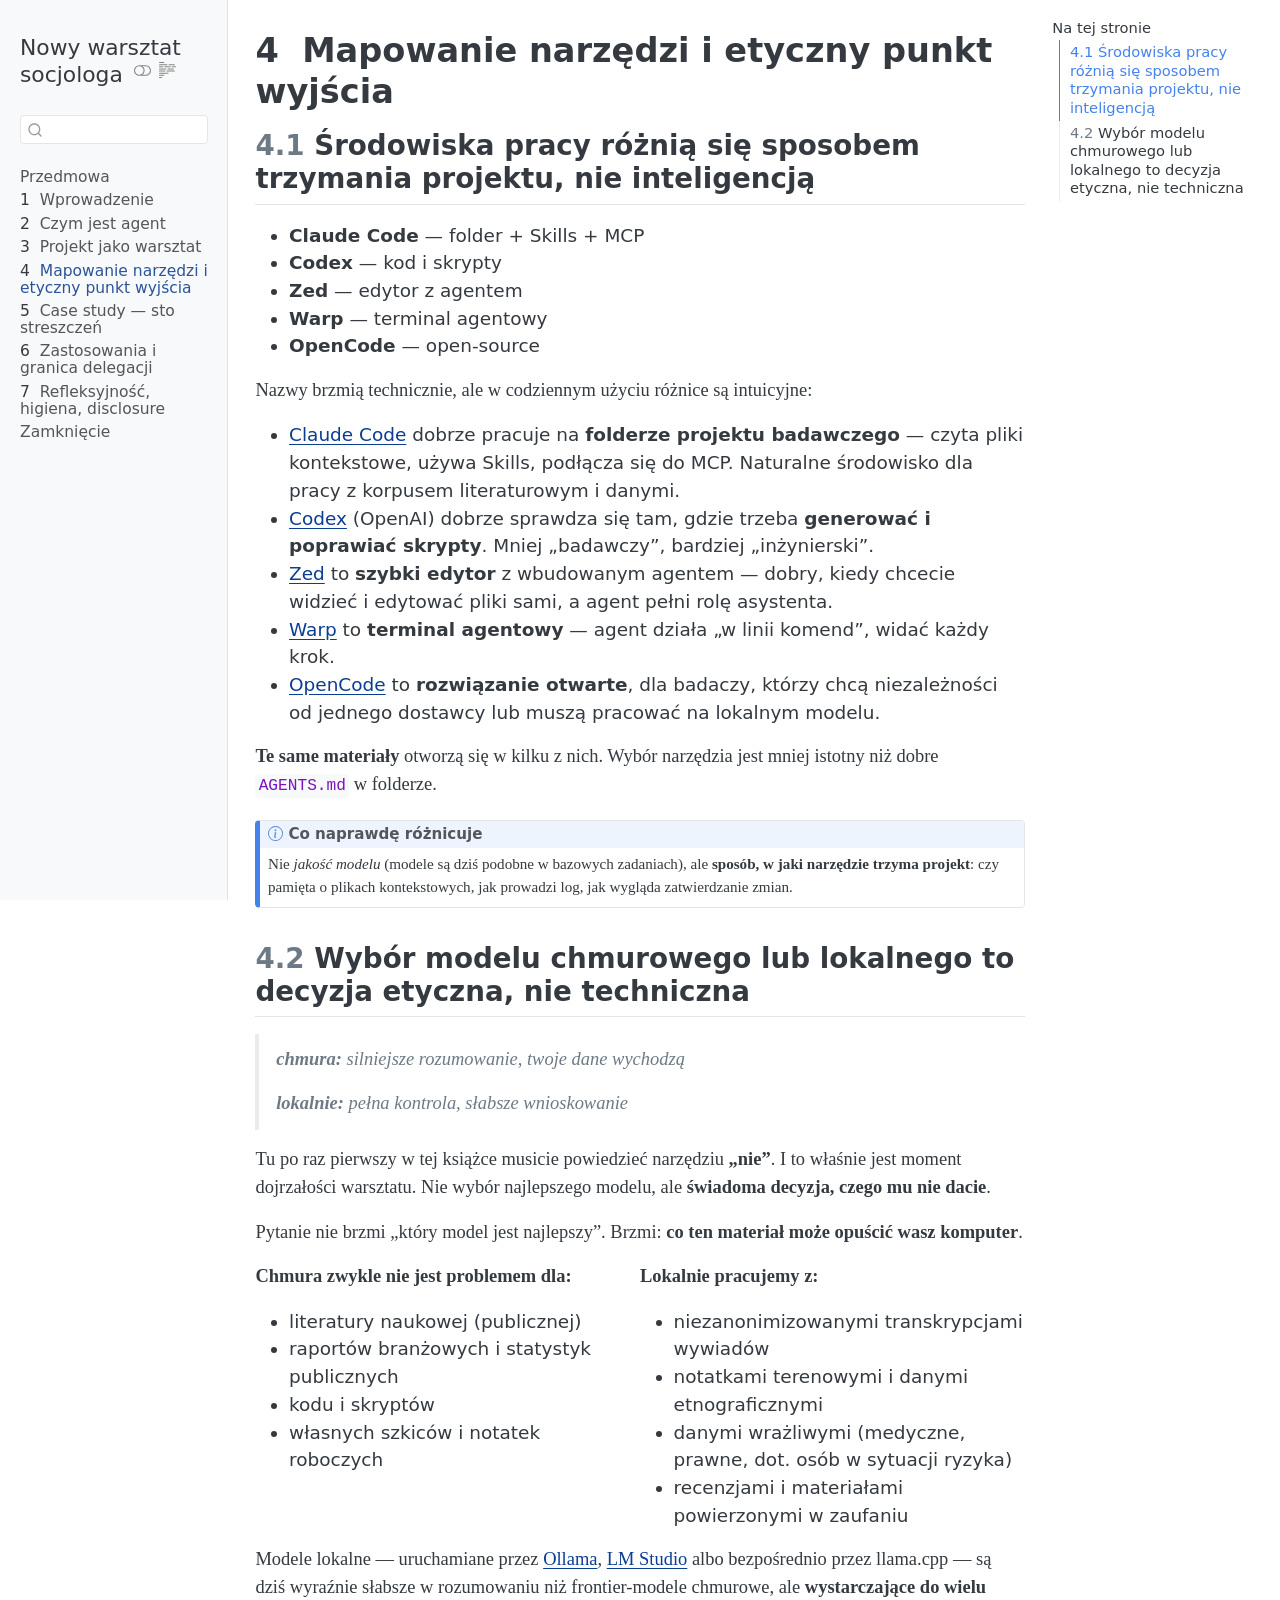
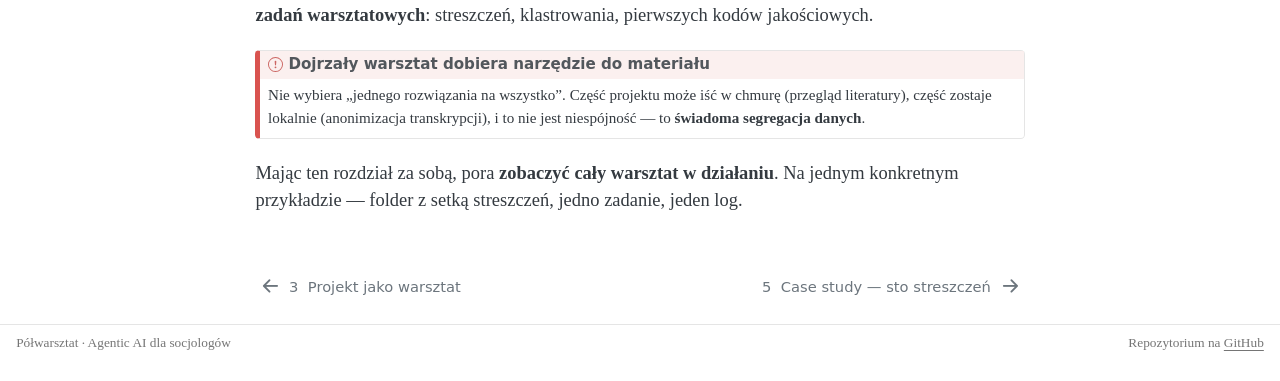
<file: 04-krajobraz.html>
<!DOCTYPE html>
<html xmlns="http://www.w3.org/1999/xhtml" lang="pl" xml:lang="pl"><head>

<meta charset="utf-8">
<meta name="generator" content="quarto-1.6.40">

<meta name="viewport" content="width=device-width, initial-scale=1.0, user-scalable=yes">


<title>4&nbsp; Mapowanie narzędzi i etyczny punkt wyjścia – Nowy warsztat socjologa</title>
<style>
code{white-space: pre-wrap;}
span.smallcaps{font-variant: small-caps;}
div.columns{display: flex; gap: min(4vw, 1.5em);}
div.column{flex: auto; overflow-x: auto;}
div.hanging-indent{margin-left: 1.5em; text-indent: -1.5em;}
ul.task-list{list-style: none;}
ul.task-list li input[type="checkbox"] {
  width: 0.8em;
  margin: 0 0.8em 0.2em -1em; /* quarto-specific, see https://github.com/quarto-dev/quarto-cli/issues/4556 */ 
  vertical-align: middle;
}
</style>


<script src="site_libs/quarto-nav/quarto-nav.js"></script>
<script src="site_libs/quarto-nav/headroom.min.js"></script>
<script src="site_libs/clipboard/clipboard.min.js"></script>
<script src="site_libs/quarto-search/autocomplete.umd.js"></script>
<script src="site_libs/quarto-search/fuse.min.js"></script>
<script src="site_libs/quarto-search/quarto-search.js"></script>
<meta name="quarto:offset" content="./">
<link href="./05-case-study.html" rel="next">
<link href="./03-projekt.html" rel="prev">
<script src="site_libs/quarto-html/quarto.js"></script>
<script src="site_libs/quarto-html/popper.min.js"></script>
<script src="site_libs/quarto-html/tippy.umd.min.js"></script>
<script src="site_libs/quarto-html/anchor.min.js"></script>
<link href="site_libs/quarto-html/tippy.css" rel="stylesheet">
<link href="site_libs/quarto-html/quarto-syntax-highlighting-549806ee2085284f45b00abea8c6df48.css" rel="stylesheet" class="quarto-color-scheme" id="quarto-text-highlighting-styles">
<link href="site_libs/quarto-html/quarto-syntax-highlighting-dark-8ea72dc5fed832574809a9c94082fbbb.css" rel="prefetch" class="quarto-color-scheme quarto-color-alternate" id="quarto-text-highlighting-styles">
<script src="site_libs/bootstrap/bootstrap.min.js"></script>
<link href="site_libs/bootstrap/bootstrap-icons.css" rel="stylesheet">
<link href="site_libs/bootstrap/bootstrap-84f61140578a88987d3c018cc6b1b6c8.min.css" rel="stylesheet" append-hash="true" class="quarto-color-scheme" id="quarto-bootstrap" data-mode="light">
<link href="site_libs/bootstrap/bootstrap-dark-3d82178b4029b79cf09e392977d02663.min.css" rel="prefetch" append-hash="true" class="quarto-color-scheme quarto-color-alternate" id="quarto-bootstrap" data-mode="dark">
<script id="quarto-search-options" type="application/json">{
  "location": "sidebar",
  "copy-button": false,
  "collapse-after": 3,
  "panel-placement": "start",
  "type": "textbox",
  "limit": 50,
  "keyboard-shortcut": [
    "f",
    "/",
    "s"
  ],
  "show-item-context": false,
  "language": {
    "search-no-results-text": "Brak wyników",
    "search-matching-documents-text": "dopasowane dokumenty",
    "search-copy-link-title": "Kopiuj link do wyszukiwania",
    "search-hide-matches-text": "Ukryj dodatkowe dopasowania",
    "search-more-match-text": "więcej dopasowań w tym dokumencie",
    "search-more-matches-text": "więcej dopasowań w tym dokumencie",
    "search-clear-button-title": "Wyczyść",
    "search-text-placeholder": "",
    "search-detached-cancel-button-title": "Anuluj",
    "search-submit-button-title": "Zatwierdź",
    "search-label": "Szukaj"
  }
}</script>
<style>html{ scroll-behavior: smooth; }</style>


</head>

<body class="nav-sidebar docked">

<div id="quarto-search-results"></div>
  <header id="quarto-header" class="headroom fixed-top">
  <nav class="quarto-secondary-nav">
    <div class="container-fluid d-flex">
      <button type="button" class="quarto-btn-toggle btn" data-bs-toggle="collapse" role="button" data-bs-target=".quarto-sidebar-collapse-item" aria-controls="quarto-sidebar" aria-expanded="false" aria-label="Przełącz pasek boczny" onclick="if (window.quartoToggleHeadroom) { window.quartoToggleHeadroom(); }">
        <i class="bi bi-layout-text-sidebar-reverse"></i>
      </button>
        <nav class="quarto-page-breadcrumbs" aria-label="breadcrumb"><ol class="breadcrumb"><li class="breadcrumb-item"><a href="./04-krajobraz.html"><span class="chapter-number">4</span>&nbsp; <span class="chapter-title">Mapowanie narzędzi i etyczny punkt wyjścia</span></a></li></ol></nav>
        <a class="flex-grow-1" role="navigation" data-bs-toggle="collapse" data-bs-target=".quarto-sidebar-collapse-item" aria-controls="quarto-sidebar" aria-expanded="false" aria-label="Przełącz pasek boczny" onclick="if (window.quartoToggleHeadroom) { window.quartoToggleHeadroom(); }">      
        </a>
      <button type="button" class="btn quarto-search-button" aria-label="Szukaj" onclick="window.quartoOpenSearch();">
        <i class="bi bi-search"></i>
      </button>
    </div>
  </nav>
</header>
<!-- content -->
<div id="quarto-content" class="quarto-container page-columns page-rows-contents page-layout-article">
<!-- sidebar -->
  <nav id="quarto-sidebar" class="sidebar collapse collapse-horizontal quarto-sidebar-collapse-item sidebar-navigation docked overflow-auto">
    <div class="pt-lg-2 mt-2 text-left sidebar-header">
    <div class="sidebar-title mb-0 py-0">
      <a href="./">Nowy warsztat socjologa</a> 
        <div class="sidebar-tools-main">
  <a href="" class="quarto-color-scheme-toggle quarto-navigation-tool  px-1" onclick="window.quartoToggleColorScheme(); return false;" title="Przełącz tryb ciemny"><i class="bi"></i></a>
  <a href="" class="quarto-reader-toggle quarto-navigation-tool px-1" onclick="window.quartoToggleReader(); return false;" title="Przełącz tryb czytnika">
  <div class="quarto-reader-toggle-btn">
  <i class="bi"></i>
  </div>
</a>
</div>
    </div>
      </div>
        <div class="mt-2 flex-shrink-0 align-items-center">
        <div class="sidebar-search">
        <div id="quarto-search" class="" title="Szukaj"></div>
        </div>
        </div>
    <div class="sidebar-menu-container"> 
    <ul class="list-unstyled mt-1">
        <li class="sidebar-item">
  <div class="sidebar-item-container"> 
  <a href="./index.html" class="sidebar-item-text sidebar-link">
 <span class="menu-text">Przedmowa</span></a>
  </div>
</li>
        <li class="sidebar-item">
  <div class="sidebar-item-container"> 
  <a href="./01-wprowadzenie.html" class="sidebar-item-text sidebar-link">
 <span class="menu-text"><span class="chapter-number">1</span>&nbsp; <span class="chapter-title">Wprowadzenie</span></span></a>
  </div>
</li>
        <li class="sidebar-item">
  <div class="sidebar-item-container"> 
  <a href="./02-czym-jest-agent.html" class="sidebar-item-text sidebar-link">
 <span class="menu-text"><span class="chapter-number">2</span>&nbsp; <span class="chapter-title">Czym jest agent</span></span></a>
  </div>
</li>
        <li class="sidebar-item">
  <div class="sidebar-item-container"> 
  <a href="./03-projekt.html" class="sidebar-item-text sidebar-link">
 <span class="menu-text"><span class="chapter-number">3</span>&nbsp; <span class="chapter-title">Projekt jako warsztat</span></span></a>
  </div>
</li>
        <li class="sidebar-item">
  <div class="sidebar-item-container"> 
  <a href="./04-krajobraz.html" class="sidebar-item-text sidebar-link active">
 <span class="menu-text"><span class="chapter-number">4</span>&nbsp; <span class="chapter-title">Mapowanie narzędzi i etyczny punkt wyjścia</span></span></a>
  </div>
</li>
        <li class="sidebar-item">
  <div class="sidebar-item-container"> 
  <a href="./05-case-study.html" class="sidebar-item-text sidebar-link">
 <span class="menu-text"><span class="chapter-number">5</span>&nbsp; <span class="chapter-title">Case study — sto streszczeń</span></span></a>
  </div>
</li>
        <li class="sidebar-item">
  <div class="sidebar-item-container"> 
  <a href="./06-zastosowania.html" class="sidebar-item-text sidebar-link">
 <span class="menu-text"><span class="chapter-number">6</span>&nbsp; <span class="chapter-title">Zastosowania i granica delegacji</span></span></a>
  </div>
</li>
        <li class="sidebar-item">
  <div class="sidebar-item-container"> 
  <a href="./07-friction.html" class="sidebar-item-text sidebar-link">
 <span class="menu-text"><span class="chapter-number">7</span>&nbsp; <span class="chapter-title">Refleksyjność, higiena, disclosure</span></span></a>
  </div>
</li>
        <li class="sidebar-item">
  <div class="sidebar-item-container"> 
  <a href="./08-zamkniecie.html" class="sidebar-item-text sidebar-link">
 <span class="menu-text">Zamknięcie</span></a>
  </div>
</li>
    </ul>
    </div>
</nav>
<div id="quarto-sidebar-glass" class="quarto-sidebar-collapse-item" data-bs-toggle="collapse" data-bs-target=".quarto-sidebar-collapse-item"></div>
<!-- margin-sidebar -->
    <div id="quarto-margin-sidebar" class="sidebar margin-sidebar">
        <nav id="TOC" role="doc-toc" class="toc-active">
    <h2 id="toc-title">Na tej stronie</h2>
   
  <ul>
  <li><a href="#środowiska-pracy-różnią-się-sposobem-trzymania-projektu-nie-inteligencją" id="toc-środowiska-pracy-różnią-się-sposobem-trzymania-projektu-nie-inteligencją" class="nav-link active" data-scroll-target="#środowiska-pracy-różnią-się-sposobem-trzymania-projektu-nie-inteligencją"><span class="header-section-number">4.1</span> Środowiska pracy różnią się sposobem trzymania projektu, nie inteligencją</a></li>
  <li><a href="#wybór-modelu-chmurowego-lub-lokalnego-to-decyzja-etyczna-nie-techniczna" id="toc-wybór-modelu-chmurowego-lub-lokalnego-to-decyzja-etyczna-nie-techniczna" class="nav-link" data-scroll-target="#wybór-modelu-chmurowego-lub-lokalnego-to-decyzja-etyczna-nie-techniczna"><span class="header-section-number">4.2</span> Wybór modelu chmurowego lub lokalnego to decyzja etyczna, nie techniczna</a></li>
  </ul>
</nav>
    </div>
<!-- main -->
<main class="content" id="quarto-document-content">

<header id="title-block-header" class="quarto-title-block default">
<div class="quarto-title">
<h1 class="title"><span class="chapter-number">4</span>&nbsp; <span class="chapter-title">Mapowanie narzędzi i etyczny punkt wyjścia</span></h1>
</div>



<div class="quarto-title-meta">

    
  
    
  </div>
  


</header>


<section id="środowiska-pracy-różnią-się-sposobem-trzymania-projektu-nie-inteligencją" class="level2" data-number="4.1">
<h2 data-number="4.1" class="anchored" data-anchor-id="środowiska-pracy-różnią-się-sposobem-trzymania-projektu-nie-inteligencją"><span class="header-section-number">4.1</span> Środowiska pracy różnią się sposobem trzymania projektu, nie inteligencją</h2>
<ul>
<li><strong>Claude Code</strong> — folder + Skills + MCP</li>
<li><strong>Codex</strong> — kod i skrypty</li>
<li><strong>Zed</strong> — edytor z agentem</li>
<li><strong>Warp</strong> — terminal agentowy</li>
<li><strong>OpenCode</strong> — open-source</li>
</ul>
<p>Nazwy brzmią technicznie, ale w codziennym użyciu różnice są intuicyjne:</p>
<ul>
<li><strong><a href="https://www.anthropic.com/claude-code">Claude Code</a></strong> dobrze pracuje na <strong>folderze projektu badawczego</strong> — czyta pliki kontekstowe, używa Skills, podłącza się do MCP. Naturalne środowisko dla pracy z korpusem literaturowym i danymi.</li>
<li><strong><a href="https://openai.com/codex/">Codex</a></strong> (OpenAI) dobrze sprawdza się tam, gdzie trzeba <strong>generować i poprawiać skrypty</strong>. Mniej „badawczy”, bardziej „inżynierski”.</li>
<li><strong><a href="https://zed.dev/">Zed</a></strong> to <strong>szybki edytor</strong> z wbudowanym agentem — dobry, kiedy chcecie widzieć i edytować pliki sami, a agent pełni rolę asystenta.</li>
<li><strong><a href="https://www.warp.dev/">Warp</a></strong> to <strong>terminal agentowy</strong> — agent działa „w linii komend”, widać każdy krok.</li>
<li><strong><a href="https://github.com/opencode-ai/opencode">OpenCode</a></strong> to <strong>rozwiązanie otwarte</strong>, dla badaczy, którzy chcą niezależności od jednego dostawcy lub muszą pracować na lokalnym modelu.</li>
</ul>
<p><strong>Te same materiały</strong> otworzą się w kilku z nich. Wybór narzędzia jest mniej istotny niż dobre <code>AGENTS.md</code> w folderze.</p>
<div class="callout callout-style-default callout-note callout-titled" title="Co naprawdę różnicuje">
<div class="callout-header d-flex align-content-center">
<div class="callout-icon-container">
<i class="callout-icon"></i>
</div>
<div class="callout-title-container flex-fill">
Co naprawdę różnicuje
</div>
</div>
<div class="callout-body-container callout-body">
<p>Nie <em>jakość modelu</em> (modele są dziś podobne w bazowych zadaniach), ale <strong>sposób, w jaki narzędzie trzyma projekt</strong>: czy pamięta o plikach kontekstowych, jak prowadzi log, jak wygląda zatwierdzanie zmian.</p>
</div>
</div>
</section>
<section id="wybór-modelu-chmurowego-lub-lokalnego-to-decyzja-etyczna-nie-techniczna" class="level2" data-number="4.2">
<h2 data-number="4.2" class="anchored" data-anchor-id="wybór-modelu-chmurowego-lub-lokalnego-to-decyzja-etyczna-nie-techniczna"><span class="header-section-number">4.2</span> Wybór modelu chmurowego lub lokalnego to decyzja etyczna, nie techniczna</h2>
<blockquote class="blockquote">
<p><strong>chmura:</strong> silniejsze rozumowanie, twoje dane wychodzą</p>
<p><strong>lokalnie:</strong> pełna kontrola, słabsze wnioskowanie</p>
</blockquote>
<p>Tu po raz pierwszy w tej książce musicie powiedzieć narzędziu <strong>„nie”</strong>. I to właśnie jest moment dojrzałości warsztatu. Nie wybór najlepszego modelu, ale <strong>świadoma decyzja, czego mu nie dacie</strong>.</p>
<p>Pytanie nie brzmi „który model jest najlepszy”. Brzmi: <strong>co ten materiał może opuścić wasz komputer</strong>.</p>
<div class="columns">
<div class="column" style="width:50%;">
<p><strong>Chmura zwykle nie jest problemem dla:</strong></p>
<ul>
<li>literatury naukowej (publicznej)</li>
<li>raportów branżowych i statystyk publicznych</li>
<li>kodu i skryptów</li>
<li>własnych szkiców i notatek roboczych</li>
</ul>
</div><div class="column" style="width:50%;">
<p><strong>Lokalnie pracujemy z:</strong></p>
<ul>
<li>niezanonimizowanymi transkrypcjami wywiadów</li>
<li>notatkami terenowymi i danymi etnograficznymi</li>
<li>danymi wrażliwymi (medyczne, prawne, dot. osób w sytuacji ryzyka)</li>
<li>recenzjami i materiałami powierzonymi w zaufaniu</li>
</ul>
</div>
</div>
<p>Modele lokalne — uruchamiane przez <a href="https://ollama.com/">Ollama</a>, <a href="https://lmstudio.ai/">LM Studio</a> albo bezpośrednio przez llama.cpp — są dziś wyraźnie słabsze w rozumowaniu niż frontier-modele chmurowe, ale <strong>wystarczające do wielu zadań warsztatowych</strong>: streszczeń, klastrowania, pierwszych kodów jakościowych.</p>
<div class="callout callout-style-default callout-important callout-titled" title="Dojrzały warsztat dobiera narzędzie do materiału">
<div class="callout-header d-flex align-content-center">
<div class="callout-icon-container">
<i class="callout-icon"></i>
</div>
<div class="callout-title-container flex-fill">
Dojrzały warsztat dobiera narzędzie do materiału
</div>
</div>
<div class="callout-body-container callout-body">
<p>Nie wybiera „jednego rozwiązania na wszystko”. Część projektu może iść w chmurę (przegląd literatury), część zostaje lokalnie (anonimizacja transkrypcji), i to nie jest niespójność — to <strong>świadoma segregacja danych</strong>.</p>
</div>
</div>
<p>Mając ten rozdział za sobą, pora <strong>zobaczyć cały warsztat w działaniu</strong>. Na jednym konkretnym przykładzie — folder z setką streszczeń, jedno zadanie, jeden log.</p>


</section>

</main> <!-- /main -->
<script id="quarto-html-after-body" type="application/javascript">
window.document.addEventListener("DOMContentLoaded", function (event) {
  const toggleBodyColorMode = (bsSheetEl) => {
    const mode = bsSheetEl.getAttribute("data-mode");
    const bodyEl = window.document.querySelector("body");
    if (mode === "dark") {
      bodyEl.classList.add("quarto-dark");
      bodyEl.classList.remove("quarto-light");
    } else {
      bodyEl.classList.add("quarto-light");
      bodyEl.classList.remove("quarto-dark");
    }
  }
  const toggleBodyColorPrimary = () => {
    const bsSheetEl = window.document.querySelector("link#quarto-bootstrap");
    if (bsSheetEl) {
      toggleBodyColorMode(bsSheetEl);
    }
  }
  toggleBodyColorPrimary();  
  const disableStylesheet = (stylesheets) => {
    for (let i=0; i < stylesheets.length; i++) {
      const stylesheet = stylesheets[i];
      stylesheet.rel = 'prefetch';
    }
  }
  const enableStylesheet = (stylesheets) => {
    for (let i=0; i < stylesheets.length; i++) {
      const stylesheet = stylesheets[i];
      stylesheet.rel = 'stylesheet';
    }
  }
  const manageTransitions = (selector, allowTransitions) => {
    const els = window.document.querySelectorAll(selector);
    for (let i=0; i < els.length; i++) {
      const el = els[i];
      if (allowTransitions) {
        el.classList.remove('notransition');
      } else {
        el.classList.add('notransition');
      }
    }
  }
  const toggleGiscusIfUsed = (isAlternate, darkModeDefault) => {
    const baseTheme = document.querySelector('#giscus-base-theme')?.value ?? 'light';
    const alternateTheme = document.querySelector('#giscus-alt-theme')?.value ?? 'dark';
    let newTheme = '';
    if(darkModeDefault) {
      newTheme = isAlternate ? baseTheme : alternateTheme;
    } else {
      newTheme = isAlternate ? alternateTheme : baseTheme;
    }
    const changeGiscusTheme = () => {
      // From: https://github.com/giscus/giscus/issues/336
      const sendMessage = (message) => {
        const iframe = document.querySelector('iframe.giscus-frame');
        if (!iframe) return;
        iframe.contentWindow.postMessage({ giscus: message }, 'https://giscus.app');
      }
      sendMessage({
        setConfig: {
          theme: newTheme
        }
      });
    }
    const isGiscussLoaded = window.document.querySelector('iframe.giscus-frame') !== null;
    if (isGiscussLoaded) {
      changeGiscusTheme();
    }
  }
  const toggleColorMode = (alternate) => {
    // Switch the stylesheets
    const alternateStylesheets = window.document.querySelectorAll('link.quarto-color-scheme.quarto-color-alternate');
    manageTransitions('#quarto-margin-sidebar .nav-link', false);
    if (alternate) {
      enableStylesheet(alternateStylesheets);
      for (const sheetNode of alternateStylesheets) {
        if (sheetNode.id === "quarto-bootstrap") {
          toggleBodyColorMode(sheetNode);
        }
      }
    } else {
      disableStylesheet(alternateStylesheets);
      toggleBodyColorPrimary();
    }
    manageTransitions('#quarto-margin-sidebar .nav-link', true);
    // Switch the toggles
    const toggles = window.document.querySelectorAll('.quarto-color-scheme-toggle');
    for (let i=0; i < toggles.length; i++) {
      const toggle = toggles[i];
      if (toggle) {
        if (alternate) {
          toggle.classList.add("alternate");     
        } else {
          toggle.classList.remove("alternate");
        }
      }
    }
    // Hack to workaround the fact that safari doesn't
    // properly recolor the scrollbar when toggling (#1455)
    if (navigator.userAgent.indexOf('Safari') > 0 && navigator.userAgent.indexOf('Chrome') == -1) {
      manageTransitions("body", false);
      window.scrollTo(0, 1);
      setTimeout(() => {
        window.scrollTo(0, 0);
        manageTransitions("body", true);
      }, 40);  
    }
  }
  const isFileUrl = () => { 
    return window.location.protocol === 'file:';
  }
  const hasAlternateSentinel = () => {  
    let styleSentinel = getColorSchemeSentinel();
    if (styleSentinel !== null) {
      return styleSentinel === "alternate";
    } else {
      return false;
    }
  }
  const setStyleSentinel = (alternate) => {
    const value = alternate ? "alternate" : "default";
    if (!isFileUrl()) {
      window.localStorage.setItem("quarto-color-scheme", value);
    } else {
      localAlternateSentinel = value;
    }
  }
  const getColorSchemeSentinel = () => {
    if (!isFileUrl()) {
      const storageValue = window.localStorage.getItem("quarto-color-scheme");
      return storageValue != null ? storageValue : localAlternateSentinel;
    } else {
      return localAlternateSentinel;
    }
  }
  const darkModeDefault = false;
  let localAlternateSentinel = darkModeDefault ? 'alternate' : 'default';
  // Dark / light mode switch
  window.quartoToggleColorScheme = () => {
    // Read the current dark / light value 
    let toAlternate = !hasAlternateSentinel();
    toggleColorMode(toAlternate);
    setStyleSentinel(toAlternate);
    toggleGiscusIfUsed(toAlternate, darkModeDefault);
  };
  // Ensure there is a toggle, if there isn't float one in the top right
  if (window.document.querySelector('.quarto-color-scheme-toggle') === null) {
    const a = window.document.createElement('a');
    a.classList.add('top-right');
    a.classList.add('quarto-color-scheme-toggle');
    a.href = "";
    a.onclick = function() { try { window.quartoToggleColorScheme(); } catch {} return false; };
    const i = window.document.createElement("i");
    i.classList.add('bi');
    a.appendChild(i);
    window.document.body.appendChild(a);
  }
  // Switch to dark mode if need be
  if (hasAlternateSentinel()) {
    toggleColorMode(true);
  } else {
    toggleColorMode(false);
  }
  const icon = "";
  const anchorJS = new window.AnchorJS();
  anchorJS.options = {
    placement: 'right',
    icon: icon
  };
  anchorJS.add('.anchored');
  const isCodeAnnotation = (el) => {
    for (const clz of el.classList) {
      if (clz.startsWith('code-annotation-')) {                     
        return true;
      }
    }
    return false;
  }
  const onCopySuccess = function(e) {
    // button target
    const button = e.trigger;
    // don't keep focus
    button.blur();
    // flash "checked"
    button.classList.add('code-copy-button-checked');
    var currentTitle = button.getAttribute("title");
    button.setAttribute("title", "Skopiowano!");
    let tooltip;
    if (window.bootstrap) {
      button.setAttribute("data-bs-toggle", "tooltip");
      button.setAttribute("data-bs-placement", "left");
      button.setAttribute("data-bs-title", "Skopiowano!");
      tooltip = new bootstrap.Tooltip(button, 
        { trigger: "manual", 
          customClass: "code-copy-button-tooltip",
          offset: [0, -8]});
      tooltip.show();    
    }
    setTimeout(function() {
      if (tooltip) {
        tooltip.hide();
        button.removeAttribute("data-bs-title");
        button.removeAttribute("data-bs-toggle");
        button.removeAttribute("data-bs-placement");
      }
      button.setAttribute("title", currentTitle);
      button.classList.remove('code-copy-button-checked');
    }, 1000);
    // clear code selection
    e.clearSelection();
  }
  const getTextToCopy = function(trigger) {
      const codeEl = trigger.previousElementSibling.cloneNode(true);
      for (const childEl of codeEl.children) {
        if (isCodeAnnotation(childEl)) {
          childEl.remove();
        }
      }
      return codeEl.innerText;
  }
  const clipboard = new window.ClipboardJS('.code-copy-button:not([data-in-quarto-modal])', {
    text: getTextToCopy
  });
  clipboard.on('success', onCopySuccess);
  if (window.document.getElementById('quarto-embedded-source-code-modal')) {
    const clipboardModal = new window.ClipboardJS('.code-copy-button[data-in-quarto-modal]', {
      text: getTextToCopy,
      container: window.document.getElementById('quarto-embedded-source-code-modal')
    });
    clipboardModal.on('success', onCopySuccess);
  }
    var localhostRegex = new RegExp(/^(?:http|https):\/\/localhost\:?[0-9]*\//);
    var mailtoRegex = new RegExp(/^mailto:/);
      var filterRegex = new RegExp('/' + window.location.host + '/');
    var isInternal = (href) => {
        return filterRegex.test(href) || localhostRegex.test(href) || mailtoRegex.test(href);
    }
    // Inspect non-navigation links and adorn them if external
 	var links = window.document.querySelectorAll('a[href]:not(.nav-link):not(.navbar-brand):not(.toc-action):not(.sidebar-link):not(.sidebar-item-toggle):not(.pagination-link):not(.no-external):not([aria-hidden]):not(.dropdown-item):not(.quarto-navigation-tool):not(.about-link)');
    for (var i=0; i<links.length; i++) {
      const link = links[i];
      if (!isInternal(link.href)) {
        // undo the damage that might have been done by quarto-nav.js in the case of
        // links that we want to consider external
        if (link.dataset.originalHref !== undefined) {
          link.href = link.dataset.originalHref;
        }
      }
    }
  function tippyHover(el, contentFn, onTriggerFn, onUntriggerFn) {
    const config = {
      allowHTML: true,
      maxWidth: 500,
      delay: 100,
      arrow: false,
      appendTo: function(el) {
          return el.parentElement;
      },
      interactive: true,
      interactiveBorder: 10,
      theme: 'quarto',
      placement: 'bottom-start',
    };
    if (contentFn) {
      config.content = contentFn;
    }
    if (onTriggerFn) {
      config.onTrigger = onTriggerFn;
    }
    if (onUntriggerFn) {
      config.onUntrigger = onUntriggerFn;
    }
    window.tippy(el, config); 
  }
  const noterefs = window.document.querySelectorAll('a[role="doc-noteref"]');
  for (var i=0; i<noterefs.length; i++) {
    const ref = noterefs[i];
    tippyHover(ref, function() {
      // use id or data attribute instead here
      let href = ref.getAttribute('data-footnote-href') || ref.getAttribute('href');
      try { href = new URL(href).hash; } catch {}
      const id = href.replace(/^#\/?/, "");
      const note = window.document.getElementById(id);
      if (note) {
        return note.innerHTML;
      } else {
        return "";
      }
    });
  }
  const xrefs = window.document.querySelectorAll('a.quarto-xref');
  const processXRef = (id, note) => {
    // Strip column container classes
    const stripColumnClz = (el) => {
      el.classList.remove("page-full", "page-columns");
      if (el.children) {
        for (const child of el.children) {
          stripColumnClz(child);
        }
      }
    }
    stripColumnClz(note)
    if (id === null || id.startsWith('sec-')) {
      // Special case sections, only their first couple elements
      const container = document.createElement("div");
      if (note.children && note.children.length > 2) {
        container.appendChild(note.children[0].cloneNode(true));
        for (let i = 1; i < note.children.length; i++) {
          const child = note.children[i];
          if (child.tagName === "P" && child.innerText === "") {
            continue;
          } else {
            container.appendChild(child.cloneNode(true));
            break;
          }
        }
        if (window.Quarto?.typesetMath) {
          window.Quarto.typesetMath(container);
        }
        return container.innerHTML
      } else {
        if (window.Quarto?.typesetMath) {
          window.Quarto.typesetMath(note);
        }
        return note.innerHTML;
      }
    } else {
      // Remove any anchor links if they are present
      const anchorLink = note.querySelector('a.anchorjs-link');
      if (anchorLink) {
        anchorLink.remove();
      }
      if (window.Quarto?.typesetMath) {
        window.Quarto.typesetMath(note);
      }
      if (note.classList.contains("callout")) {
        return note.outerHTML;
      } else {
        return note.innerHTML;
      }
    }
  }
  for (var i=0; i<xrefs.length; i++) {
    const xref = xrefs[i];
    tippyHover(xref, undefined, function(instance) {
      instance.disable();
      let url = xref.getAttribute('href');
      let hash = undefined; 
      if (url.startsWith('#')) {
        hash = url;
      } else {
        try { hash = new URL(url).hash; } catch {}
      }
      if (hash) {
        const id = hash.replace(/^#\/?/, "");
        const note = window.document.getElementById(id);
        if (note !== null) {
          try {
            const html = processXRef(id, note.cloneNode(true));
            instance.setContent(html);
          } finally {
            instance.enable();
            instance.show();
          }
        } else {
          // See if we can fetch this
          fetch(url.split('#')[0])
          .then(res => res.text())
          .then(html => {
            const parser = new DOMParser();
            const htmlDoc = parser.parseFromString(html, "text/html");
            const note = htmlDoc.getElementById(id);
            if (note !== null) {
              const html = processXRef(id, note);
              instance.setContent(html);
            } 
          }).finally(() => {
            instance.enable();
            instance.show();
          });
        }
      } else {
        // See if we can fetch a full url (with no hash to target)
        // This is a special case and we should probably do some content thinning / targeting
        fetch(url)
        .then(res => res.text())
        .then(html => {
          const parser = new DOMParser();
          const htmlDoc = parser.parseFromString(html, "text/html");
          const note = htmlDoc.querySelector('main.content');
          if (note !== null) {
            // This should only happen for chapter cross references
            // (since there is no id in the URL)
            // remove the first header
            if (note.children.length > 0 && note.children[0].tagName === "HEADER") {
              note.children[0].remove();
            }
            const html = processXRef(null, note);
            instance.setContent(html);
          } 
        }).finally(() => {
          instance.enable();
          instance.show();
        });
      }
    }, function(instance) {
    });
  }
      let selectedAnnoteEl;
      const selectorForAnnotation = ( cell, annotation) => {
        let cellAttr = 'data-code-cell="' + cell + '"';
        let lineAttr = 'data-code-annotation="' +  annotation + '"';
        const selector = 'span[' + cellAttr + '][' + lineAttr + ']';
        return selector;
      }
      const selectCodeLines = (annoteEl) => {
        const doc = window.document;
        const targetCell = annoteEl.getAttribute("data-target-cell");
        const targetAnnotation = annoteEl.getAttribute("data-target-annotation");
        const annoteSpan = window.document.querySelector(selectorForAnnotation(targetCell, targetAnnotation));
        const lines = annoteSpan.getAttribute("data-code-lines").split(",");
        const lineIds = lines.map((line) => {
          return targetCell + "-" + line;
        })
        let top = null;
        let height = null;
        let parent = null;
        if (lineIds.length > 0) {
            //compute the position of the single el (top and bottom and make a div)
            const el = window.document.getElementById(lineIds[0]);
            top = el.offsetTop;
            height = el.offsetHeight;
            parent = el.parentElement.parentElement;
          if (lineIds.length > 1) {
            const lastEl = window.document.getElementById(lineIds[lineIds.length - 1]);
            const bottom = lastEl.offsetTop + lastEl.offsetHeight;
            height = bottom - top;
          }
          if (top !== null && height !== null && parent !== null) {
            // cook up a div (if necessary) and position it 
            let div = window.document.getElementById("code-annotation-line-highlight");
            if (div === null) {
              div = window.document.createElement("div");
              div.setAttribute("id", "code-annotation-line-highlight");
              div.style.position = 'absolute';
              parent.appendChild(div);
            }
            div.style.top = top - 2 + "px";
            div.style.height = height + 4 + "px";
            div.style.left = 0;
            let gutterDiv = window.document.getElementById("code-annotation-line-highlight-gutter");
            if (gutterDiv === null) {
              gutterDiv = window.document.createElement("div");
              gutterDiv.setAttribute("id", "code-annotation-line-highlight-gutter");
              gutterDiv.style.position = 'absolute';
              const codeCell = window.document.getElementById(targetCell);
              const gutter = codeCell.querySelector('.code-annotation-gutter');
              gutter.appendChild(gutterDiv);
            }
            gutterDiv.style.top = top - 2 + "px";
            gutterDiv.style.height = height + 4 + "px";
          }
          selectedAnnoteEl = annoteEl;
        }
      };
      const unselectCodeLines = () => {
        const elementsIds = ["code-annotation-line-highlight", "code-annotation-line-highlight-gutter"];
        elementsIds.forEach((elId) => {
          const div = window.document.getElementById(elId);
          if (div) {
            div.remove();
          }
        });
        selectedAnnoteEl = undefined;
      };
        // Handle positioning of the toggle
    window.addEventListener(
      "resize",
      throttle(() => {
        elRect = undefined;
        if (selectedAnnoteEl) {
          selectCodeLines(selectedAnnoteEl);
        }
      }, 10)
    );
    function throttle(fn, ms) {
    let throttle = false;
    let timer;
      return (...args) => {
        if(!throttle) { // first call gets through
            fn.apply(this, args);
            throttle = true;
        } else { // all the others get throttled
            if(timer) clearTimeout(timer); // cancel #2
            timer = setTimeout(() => {
              fn.apply(this, args);
              timer = throttle = false;
            }, ms);
        }
      };
    }
      // Attach click handler to the DT
      const annoteDls = window.document.querySelectorAll('dt[data-target-cell]');
      for (const annoteDlNode of annoteDls) {
        annoteDlNode.addEventListener('click', (event) => {
          const clickedEl = event.target;
          if (clickedEl !== selectedAnnoteEl) {
            unselectCodeLines();
            const activeEl = window.document.querySelector('dt[data-target-cell].code-annotation-active');
            if (activeEl) {
              activeEl.classList.remove('code-annotation-active');
            }
            selectCodeLines(clickedEl);
            clickedEl.classList.add('code-annotation-active');
          } else {
            // Unselect the line
            unselectCodeLines();
            clickedEl.classList.remove('code-annotation-active');
          }
        });
      }
  const findCites = (el) => {
    const parentEl = el.parentElement;
    if (parentEl) {
      const cites = parentEl.dataset.cites;
      if (cites) {
        return {
          el,
          cites: cites.split(' ')
        };
      } else {
        return findCites(el.parentElement)
      }
    } else {
      return undefined;
    }
  };
  var bibliorefs = window.document.querySelectorAll('a[role="doc-biblioref"]');
  for (var i=0; i<bibliorefs.length; i++) {
    const ref = bibliorefs[i];
    const citeInfo = findCites(ref);
    if (citeInfo) {
      tippyHover(citeInfo.el, function() {
        var popup = window.document.createElement('div');
        citeInfo.cites.forEach(function(cite) {
          var citeDiv = window.document.createElement('div');
          citeDiv.classList.add('hanging-indent');
          citeDiv.classList.add('csl-entry');
          var biblioDiv = window.document.getElementById('ref-' + cite);
          if (biblioDiv) {
            citeDiv.innerHTML = biblioDiv.innerHTML;
          }
          popup.appendChild(citeDiv);
        });
        return popup.innerHTML;
      });
    }
  }
});
</script>
<nav class="page-navigation">
  <div class="nav-page nav-page-previous">
      <a href="./03-projekt.html" class="pagination-link" aria-label="Projekt jako warsztat">
        <i class="bi bi-arrow-left-short"></i> <span class="nav-page-text"><span class="chapter-number">3</span>&nbsp; <span class="chapter-title">Projekt jako warsztat</span></span>
      </a>          
  </div>
  <div class="nav-page nav-page-next">
      <a href="./05-case-study.html" class="pagination-link" aria-label="Case study — sto streszczeń">
        <span class="nav-page-text"><span class="chapter-number">5</span>&nbsp; <span class="chapter-title">Case study — sto streszczeń</span></span> <i class="bi bi-arrow-right-short"></i>
      </a>
  </div>
</nav>
</div> <!-- /content -->
<footer class="footer">
  <div class="nav-footer">
    <div class="nav-footer-left">
<p>Półwarsztat · Agentic AI dla socjologów</p>
</div>   
    <div class="nav-footer-center">
      &nbsp;
    </div>
    <div class="nav-footer-right">
<p>Repozytorium na <a href="https://github.com/jaroslawchodak/agentic-sociology">GitHub</a></p>
</div>
  </div>
</footer>




<script src="site_libs/quarto-html/zenscroll-min.js"></script>
</body></html>
</file>
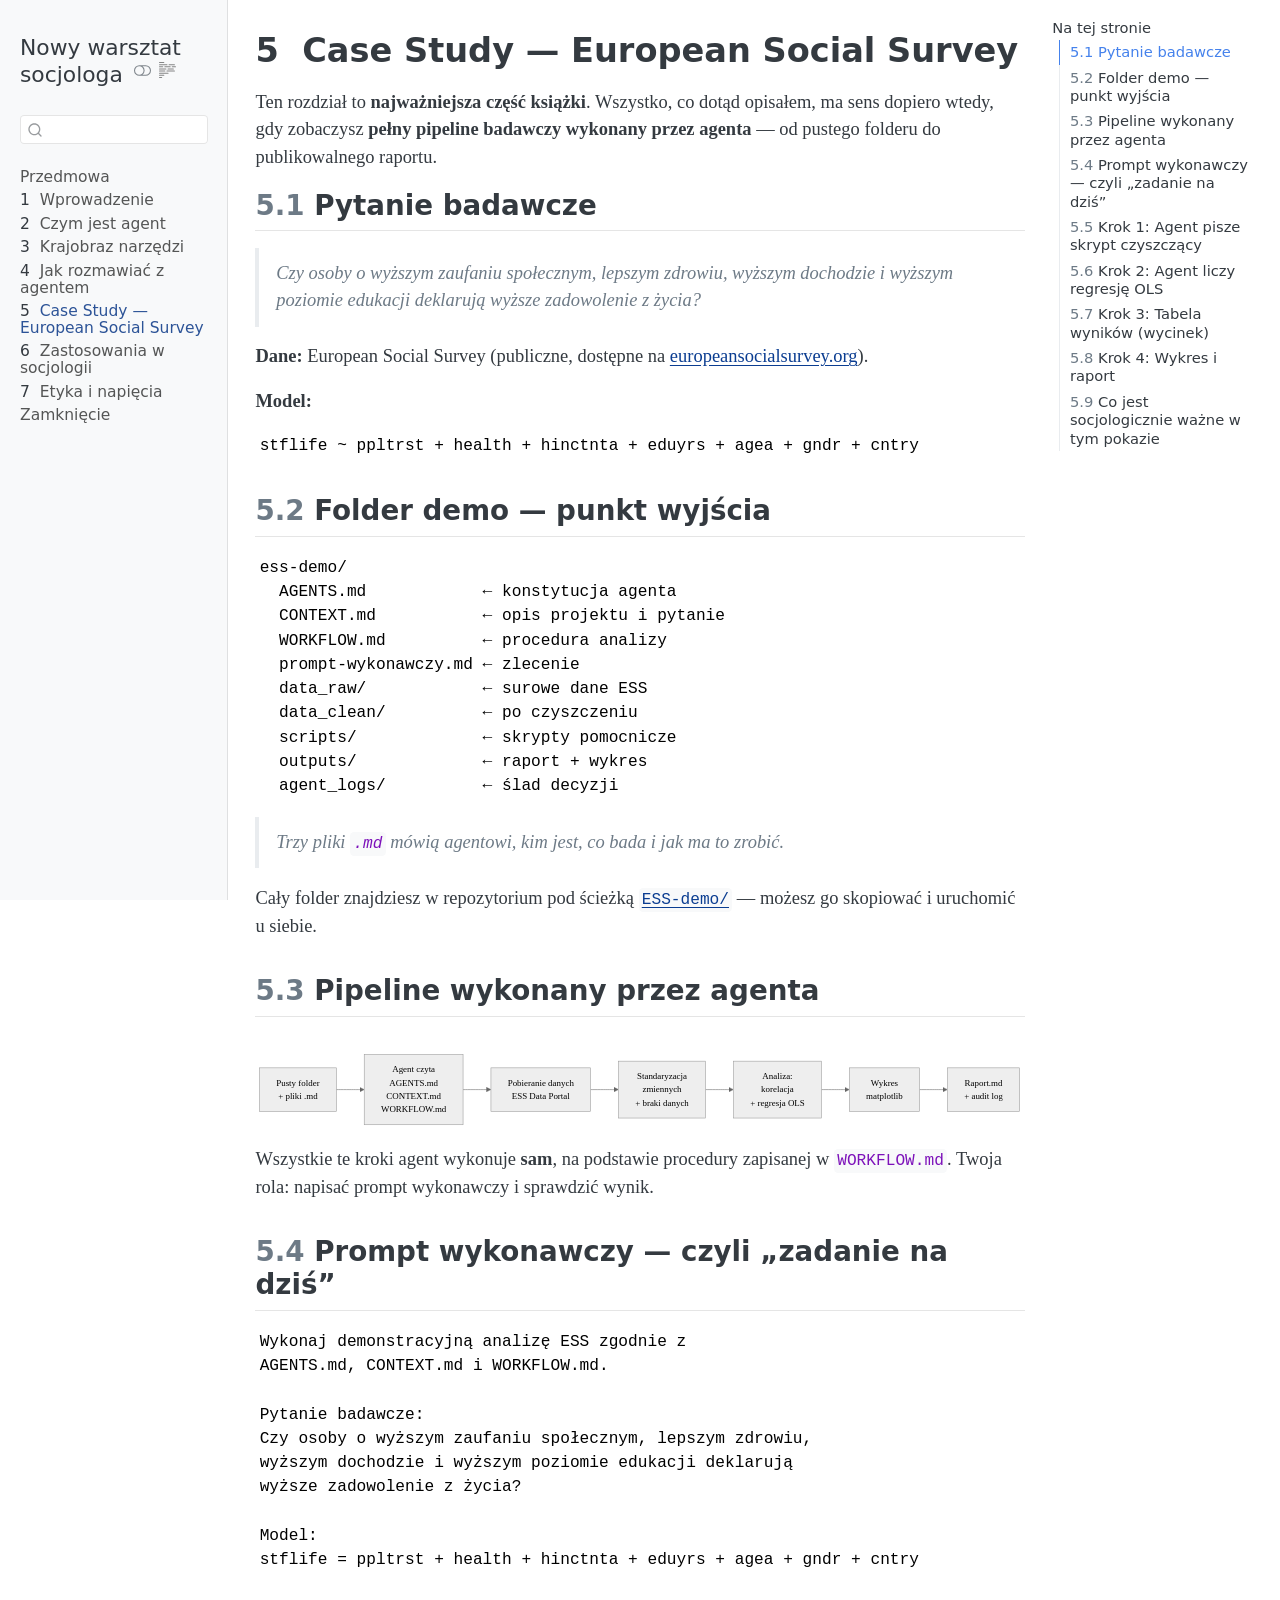
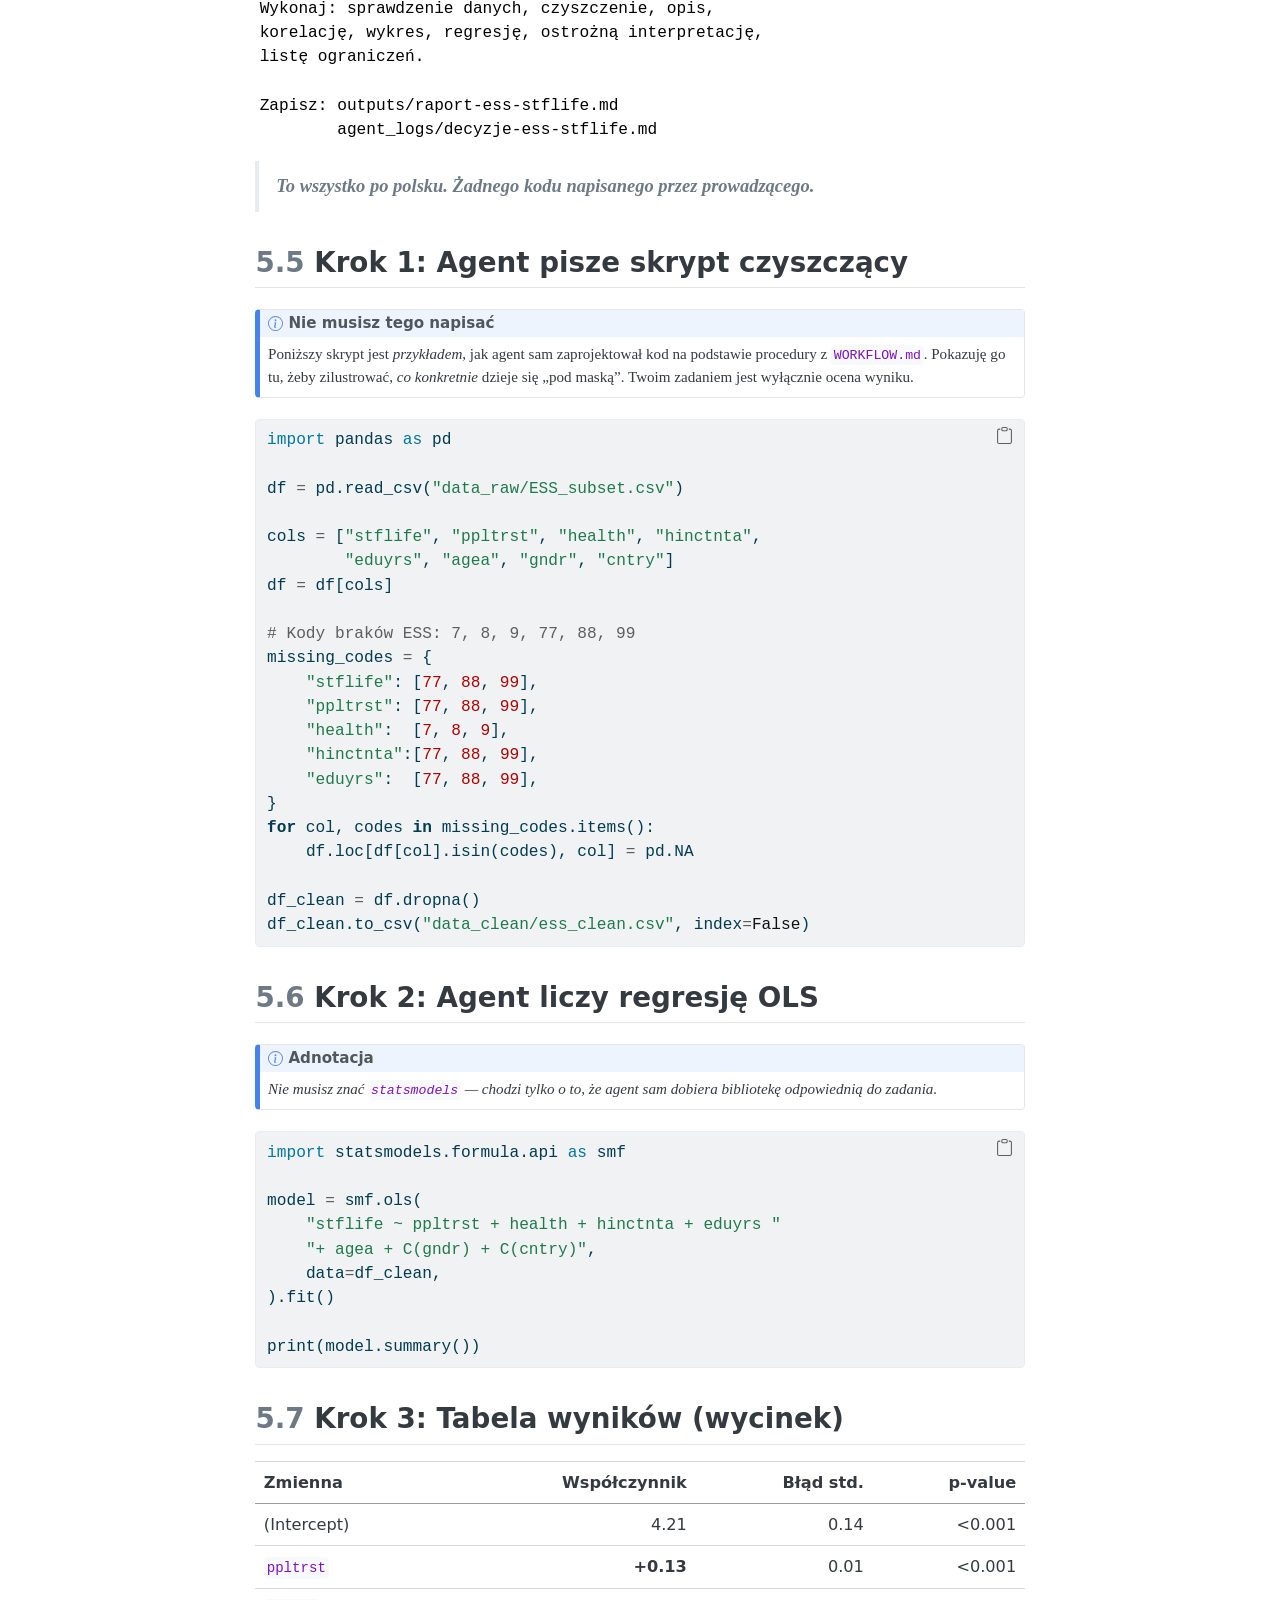
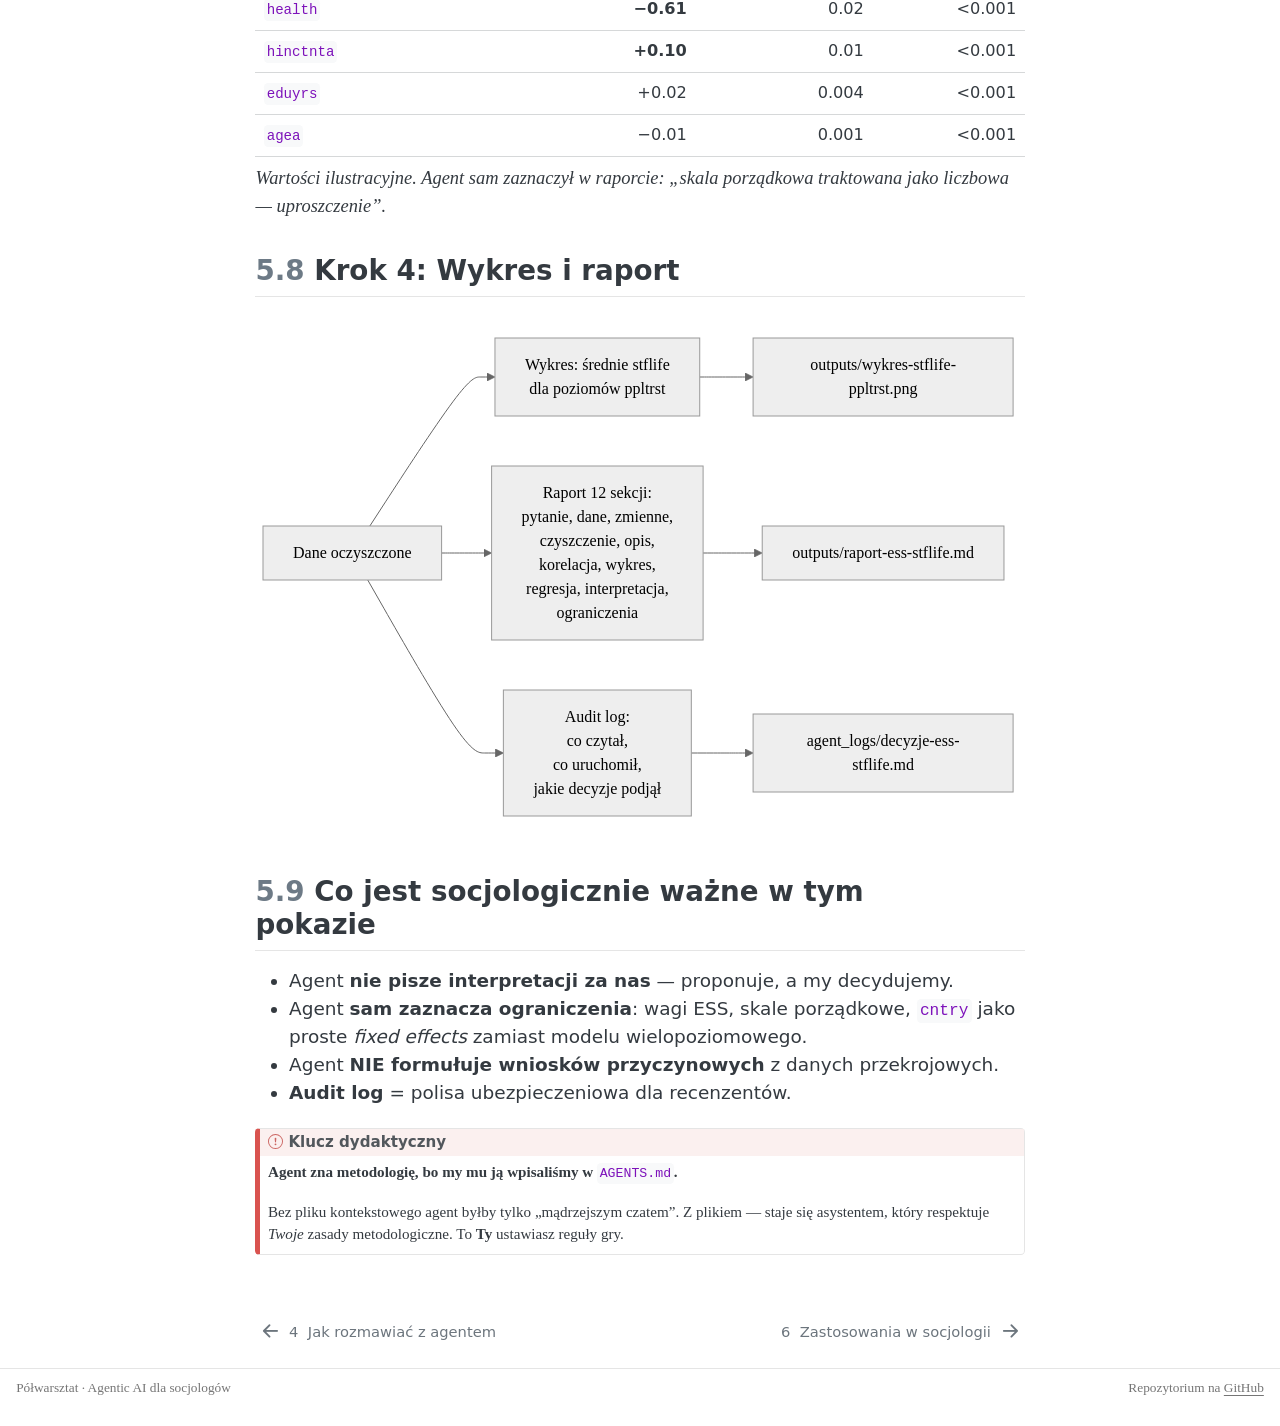
<file: 05-case-study-ess.html>
<!DOCTYPE html>
<html xmlns="http://www.w3.org/1999/xhtml" lang="pl" xml:lang="pl"><head>

<meta charset="utf-8">
<meta name="generator" content="quarto-1.6.40">

<meta name="viewport" content="width=device-width, initial-scale=1.0, user-scalable=yes">


<title>5&nbsp; Case Study — European Social Survey – Nowy warsztat socjologa</title>
<style>
code{white-space: pre-wrap;}
span.smallcaps{font-variant: small-caps;}
div.columns{display: flex; gap: min(4vw, 1.5em);}
div.column{flex: auto; overflow-x: auto;}
div.hanging-indent{margin-left: 1.5em; text-indent: -1.5em;}
ul.task-list{list-style: none;}
ul.task-list li input[type="checkbox"] {
  width: 0.8em;
  margin: 0 0.8em 0.2em -1em; /* quarto-specific, see https://github.com/quarto-dev/quarto-cli/issues/4556 */ 
  vertical-align: middle;
}
/* CSS for syntax highlighting */
pre > code.sourceCode { white-space: pre; position: relative; }
pre > code.sourceCode > span { line-height: 1.25; }
pre > code.sourceCode > span:empty { height: 1.2em; }
.sourceCode { overflow: visible; }
code.sourceCode > span { color: inherit; text-decoration: inherit; }
div.sourceCode { margin: 1em 0; }
pre.sourceCode { margin: 0; }
@media screen {
div.sourceCode { overflow: auto; }
}
@media print {
pre > code.sourceCode { white-space: pre-wrap; }
pre > code.sourceCode > span { display: inline-block; text-indent: -5em; padding-left: 5em; }
}
pre.numberSource code
  { counter-reset: source-line 0; }
pre.numberSource code > span
  { position: relative; left: -4em; counter-increment: source-line; }
pre.numberSource code > span > a:first-child::before
  { content: counter(source-line);
    position: relative; left: -1em; text-align: right; vertical-align: baseline;
    border: none; display: inline-block;
    -webkit-touch-callout: none; -webkit-user-select: none;
    -khtml-user-select: none; -moz-user-select: none;
    -ms-user-select: none; user-select: none;
    padding: 0 4px; width: 4em;
  }
pre.numberSource { margin-left: 3em;  padding-left: 4px; }
div.sourceCode
  {   }
@media screen {
pre > code.sourceCode > span > a:first-child::before { text-decoration: underline; }
}
</style>


<script src="site_libs/quarto-nav/quarto-nav.js"></script>
<script src="site_libs/quarto-nav/headroom.min.js"></script>
<script src="site_libs/clipboard/clipboard.min.js"></script>
<script src="site_libs/quarto-search/autocomplete.umd.js"></script>
<script src="site_libs/quarto-search/fuse.min.js"></script>
<script src="site_libs/quarto-search/quarto-search.js"></script>
<meta name="quarto:offset" content="./">
<link href="./06-zastosowania.html" rel="next">
<link href="./04-jak-rozmawiac.html" rel="prev">
<script src="site_libs/quarto-html/quarto.js"></script>
<script src="site_libs/quarto-html/popper.min.js"></script>
<script src="site_libs/quarto-html/tippy.umd.min.js"></script>
<script src="site_libs/quarto-html/anchor.min.js"></script>
<link href="site_libs/quarto-html/tippy.css" rel="stylesheet">
<link href="site_libs/quarto-html/quarto-syntax-highlighting-549806ee2085284f45b00abea8c6df48.css" rel="stylesheet" class="quarto-color-scheme" id="quarto-text-highlighting-styles">
<link href="site_libs/quarto-html/quarto-syntax-highlighting-dark-8ea72dc5fed832574809a9c94082fbbb.css" rel="prefetch" class="quarto-color-scheme quarto-color-alternate" id="quarto-text-highlighting-styles">
<script src="site_libs/bootstrap/bootstrap.min.js"></script>
<link href="site_libs/bootstrap/bootstrap-icons.css" rel="stylesheet">
<link href="site_libs/bootstrap/bootstrap-84f61140578a88987d3c018cc6b1b6c8.min.css" rel="stylesheet" append-hash="true" class="quarto-color-scheme" id="quarto-bootstrap" data-mode="light">
<link href="site_libs/bootstrap/bootstrap-dark-3d82178b4029b79cf09e392977d02663.min.css" rel="prefetch" append-hash="true" class="quarto-color-scheme quarto-color-alternate" id="quarto-bootstrap" data-mode="dark">
<script id="quarto-search-options" type="application/json">{
  "location": "sidebar",
  "copy-button": false,
  "collapse-after": 3,
  "panel-placement": "start",
  "type": "textbox",
  "limit": 50,
  "keyboard-shortcut": [
    "f",
    "/",
    "s"
  ],
  "show-item-context": false,
  "language": {
    "search-no-results-text": "Brak wyników",
    "search-matching-documents-text": "dopasowane dokumenty",
    "search-copy-link-title": "Kopiuj link do wyszukiwania",
    "search-hide-matches-text": "Ukryj dodatkowe dopasowania",
    "search-more-match-text": "więcej dopasowań w tym dokumencie",
    "search-more-matches-text": "więcej dopasowań w tym dokumencie",
    "search-clear-button-title": "Wyczyść",
    "search-text-placeholder": "",
    "search-detached-cancel-button-title": "Anuluj",
    "search-submit-button-title": "Zatwierdź",
    "search-label": "Szukaj"
  }
}</script>
<style>html{ scroll-behavior: smooth; }</style>
<meta name="mermaid-theme" content="neutral">
<script src="site_libs/quarto-diagram/mermaid.min.js"></script>
<script src="site_libs/quarto-diagram/mermaid-init.js"></script>
<link href="site_libs/quarto-diagram/mermaid.css" rel="stylesheet">


</head>

<body class="nav-sidebar docked">

<div id="quarto-search-results"></div>
  <header id="quarto-header" class="headroom fixed-top">
  <nav class="quarto-secondary-nav">
    <div class="container-fluid d-flex">
      <button type="button" class="quarto-btn-toggle btn" data-bs-toggle="collapse" role="button" data-bs-target=".quarto-sidebar-collapse-item" aria-controls="quarto-sidebar" aria-expanded="false" aria-label="Przełącz pasek boczny" onclick="if (window.quartoToggleHeadroom) { window.quartoToggleHeadroom(); }">
        <i class="bi bi-layout-text-sidebar-reverse"></i>
      </button>
        <nav class="quarto-page-breadcrumbs" aria-label="breadcrumb"><ol class="breadcrumb"><li class="breadcrumb-item"><a href="./05-case-study-ess.html"><span class="chapter-number">5</span>&nbsp; <span class="chapter-title">Case Study — European Social Survey</span></a></li></ol></nav>
        <a class="flex-grow-1" role="navigation" data-bs-toggle="collapse" data-bs-target=".quarto-sidebar-collapse-item" aria-controls="quarto-sidebar" aria-expanded="false" aria-label="Przełącz pasek boczny" onclick="if (window.quartoToggleHeadroom) { window.quartoToggleHeadroom(); }">      
        </a>
      <button type="button" class="btn quarto-search-button" aria-label="Szukaj" onclick="window.quartoOpenSearch();">
        <i class="bi bi-search"></i>
      </button>
    </div>
  </nav>
</header>
<!-- content -->
<div id="quarto-content" class="quarto-container page-columns page-rows-contents page-layout-article">
<!-- sidebar -->
  <nav id="quarto-sidebar" class="sidebar collapse collapse-horizontal quarto-sidebar-collapse-item sidebar-navigation docked overflow-auto">
    <div class="pt-lg-2 mt-2 text-left sidebar-header">
    <div class="sidebar-title mb-0 py-0">
      <a href="./">Nowy warsztat socjologa</a> 
        <div class="sidebar-tools-main">
  <a href="" class="quarto-color-scheme-toggle quarto-navigation-tool  px-1" onclick="window.quartoToggleColorScheme(); return false;" title="Przełącz tryb ciemny"><i class="bi"></i></a>
  <a href="" class="quarto-reader-toggle quarto-navigation-tool px-1" onclick="window.quartoToggleReader(); return false;" title="Przełącz tryb czytnika">
  <div class="quarto-reader-toggle-btn">
  <i class="bi"></i>
  </div>
</a>
</div>
    </div>
      </div>
        <div class="mt-2 flex-shrink-0 align-items-center">
        <div class="sidebar-search">
        <div id="quarto-search" class="" title="Szukaj"></div>
        </div>
        </div>
    <div class="sidebar-menu-container"> 
    <ul class="list-unstyled mt-1">
        <li class="sidebar-item">
  <div class="sidebar-item-container"> 
  <a href="./index.html" class="sidebar-item-text sidebar-link">
 <span class="menu-text">Przedmowa</span></a>
  </div>
</li>
        <li class="sidebar-item">
  <div class="sidebar-item-container"> 
  <a href="./01-wprowadzenie.html" class="sidebar-item-text sidebar-link">
 <span class="menu-text"><span class="chapter-number">1</span>&nbsp; <span class="chapter-title">Wprowadzenie</span></span></a>
  </div>
</li>
        <li class="sidebar-item">
  <div class="sidebar-item-container"> 
  <a href="./02-czym-jest-agent.html" class="sidebar-item-text sidebar-link">
 <span class="menu-text"><span class="chapter-number">2</span>&nbsp; <span class="chapter-title">Czym jest agent</span></span></a>
  </div>
</li>
        <li class="sidebar-item">
  <div class="sidebar-item-container"> 
  <a href="./03-krajobraz.html" class="sidebar-item-text sidebar-link">
 <span class="menu-text"><span class="chapter-number">3</span>&nbsp; <span class="chapter-title">Krajobraz narzędzi</span></span></a>
  </div>
</li>
        <li class="sidebar-item">
  <div class="sidebar-item-container"> 
  <a href="./04-jak-rozmawiac.html" class="sidebar-item-text sidebar-link">
 <span class="menu-text"><span class="chapter-number">4</span>&nbsp; <span class="chapter-title">Jak rozmawiać z agentem</span></span></a>
  </div>
</li>
        <li class="sidebar-item">
  <div class="sidebar-item-container"> 
  <a href="./05-case-study-ess.html" class="sidebar-item-text sidebar-link active">
 <span class="menu-text"><span class="chapter-number">5</span>&nbsp; <span class="chapter-title">Case Study — European Social Survey</span></span></a>
  </div>
</li>
        <li class="sidebar-item">
  <div class="sidebar-item-container"> 
  <a href="./06-zastosowania.html" class="sidebar-item-text sidebar-link">
 <span class="menu-text"><span class="chapter-number">6</span>&nbsp; <span class="chapter-title">Zastosowania w socjologii</span></span></a>
  </div>
</li>
        <li class="sidebar-item">
  <div class="sidebar-item-container"> 
  <a href="./07-friction.html" class="sidebar-item-text sidebar-link">
 <span class="menu-text"><span class="chapter-number">7</span>&nbsp; <span class="chapter-title">Etyka i napięcia</span></span></a>
  </div>
</li>
        <li class="sidebar-item">
  <div class="sidebar-item-container"> 
  <a href="./08-zamkniecie.html" class="sidebar-item-text sidebar-link">
 <span class="menu-text">Zamknięcie</span></a>
  </div>
</li>
    </ul>
    </div>
</nav>
<div id="quarto-sidebar-glass" class="quarto-sidebar-collapse-item" data-bs-toggle="collapse" data-bs-target=".quarto-sidebar-collapse-item"></div>
<!-- margin-sidebar -->
    <div id="quarto-margin-sidebar" class="sidebar margin-sidebar">
        <nav id="TOC" role="doc-toc" class="toc-active">
    <h2 id="toc-title">Na tej stronie</h2>
   
  <ul>
  <li><a href="#pytanie-badawcze" id="toc-pytanie-badawcze" class="nav-link active" data-scroll-target="#pytanie-badawcze"><span class="header-section-number">5.1</span> Pytanie badawcze</a></li>
  <li><a href="#folder-demo-punkt-wyjścia" id="toc-folder-demo-punkt-wyjścia" class="nav-link" data-scroll-target="#folder-demo-punkt-wyjścia"><span class="header-section-number">5.2</span> Folder demo — punkt wyjścia</a></li>
  <li><a href="#pipeline-wykonany-przez-agenta" id="toc-pipeline-wykonany-przez-agenta" class="nav-link" data-scroll-target="#pipeline-wykonany-przez-agenta"><span class="header-section-number">5.3</span> Pipeline wykonany przez agenta</a></li>
  <li><a href="#prompt-wykonawczy-czyli-zadanie-na-dziś" id="toc-prompt-wykonawczy-czyli-zadanie-na-dziś" class="nav-link" data-scroll-target="#prompt-wykonawczy-czyli-zadanie-na-dziś"><span class="header-section-number">5.4</span> Prompt wykonawczy — czyli „zadanie na dziś”</a></li>
  <li><a href="#krok-1-agent-pisze-skrypt-czyszczący" id="toc-krok-1-agent-pisze-skrypt-czyszczący" class="nav-link" data-scroll-target="#krok-1-agent-pisze-skrypt-czyszczący"><span class="header-section-number">5.5</span> Krok 1: Agent pisze skrypt czyszczący</a></li>
  <li><a href="#krok-2-agent-liczy-regresję-ols" id="toc-krok-2-agent-liczy-regresję-ols" class="nav-link" data-scroll-target="#krok-2-agent-liczy-regresję-ols"><span class="header-section-number">5.6</span> Krok 2: Agent liczy regresję OLS</a></li>
  <li><a href="#krok-3-tabela-wyników-wycinek" id="toc-krok-3-tabela-wyników-wycinek" class="nav-link" data-scroll-target="#krok-3-tabela-wyników-wycinek"><span class="header-section-number">5.7</span> Krok 3: Tabela wyników (wycinek)</a></li>
  <li><a href="#krok-4-wykres-i-raport" id="toc-krok-4-wykres-i-raport" class="nav-link" data-scroll-target="#krok-4-wykres-i-raport"><span class="header-section-number">5.8</span> Krok 4: Wykres i raport</a></li>
  <li><a href="#co-jest-socjologicznie-ważne-w-tym-pokazie" id="toc-co-jest-socjologicznie-ważne-w-tym-pokazie" class="nav-link" data-scroll-target="#co-jest-socjologicznie-ważne-w-tym-pokazie"><span class="header-section-number">5.9</span> Co jest socjologicznie ważne w tym pokazie</a></li>
  </ul>
</nav>
    </div>
<!-- main -->
<main class="content" id="quarto-document-content">

<header id="title-block-header" class="quarto-title-block default">
<div class="quarto-title">
<h1 class="title"><span class="chapter-number">5</span>&nbsp; <span class="chapter-title">Case Study — European Social Survey</span></h1>
</div>



<div class="quarto-title-meta">

    
  
    
  </div>
  


</header>


<p>Ten rozdział to <strong>najważniejsza część książki</strong>. Wszystko, co dotąd opisałem, ma sens dopiero wtedy, gdy zobaczysz <strong>pełny pipeline badawczy wykonany przez agenta</strong> — od pustego folderu do publikowalnego raportu.</p>
<section id="pytanie-badawcze" class="level2" data-number="5.1">
<h2 data-number="5.1" class="anchored" data-anchor-id="pytanie-badawcze"><span class="header-section-number">5.1</span> Pytanie badawcze</h2>
<blockquote class="blockquote">
<p>Czy osoby o wyższym zaufaniu społecznym, lepszym zdrowiu, wyższym dochodzie i wyższym poziomie edukacji deklarują wyższe zadowolenie z życia?</p>
</blockquote>
<p><strong>Dane:</strong> European Social Survey (publiczne, dostępne na <a href="https://www.europeansocialsurvey.org/data-portal">europeansocialsurvey.org</a>).</p>
<p><strong>Model:</strong></p>
<pre><code>stflife ~ ppltrst + health + hinctnta + eduyrs + agea + gndr + cntry</code></pre>
</section>
<section id="folder-demo-punkt-wyjścia" class="level2" data-number="5.2">
<h2 data-number="5.2" class="anchored" data-anchor-id="folder-demo-punkt-wyjścia"><span class="header-section-number">5.2</span> Folder demo — punkt wyjścia</h2>
<pre class="text"><code>ess-demo/
  AGENTS.md            ← konstytucja agenta
  CONTEXT.md           ← opis projektu i pytanie
  WORKFLOW.md          ← procedura analizy
  prompt-wykonawczy.md ← zlecenie
  data_raw/            ← surowe dane ESS
  data_clean/          ← po czyszczeniu
  scripts/             ← skrypty pomocnicze
  outputs/             ← raport + wykres
  agent_logs/          ← ślad decyzji</code></pre>
<blockquote class="blockquote">
<p><em>Trzy pliki <code>.md</code> mówią agentowi, kim jest, co bada i jak ma to zrobić.</em></p>
</blockquote>
<p>Cały folder znajdziesz w repozytorium pod ścieżką <a href="https://github.com/jaroslawchodak/agentic-sociology/tree/main/ESS-demo"><code>ESS-demo/</code></a> — możesz go skopiować i uruchomić u siebie.</p>
</section>
<section id="pipeline-wykonany-przez-agenta" class="level2" data-number="5.3">
<h2 data-number="5.3" class="anchored" data-anchor-id="pipeline-wykonany-przez-agenta"><span class="header-section-number">5.3</span> Pipeline wykonany przez agenta</h2>
<div class="cell" data-layout-align="default">
<div class="cell-output-display">
<div>
<p></p><figure class="figure"><p></p>
<div>
<pre class="mermaid mermaid-js">flowchart LR
    A[Pusty folder&lt;br/&gt;+ pliki .md] --&gt; B[Agent czyta&lt;br/&gt;AGENTS.md&lt;br/&gt;CONTEXT.md&lt;br/&gt;WORKFLOW.md]
    B --&gt; C[Pobieranie danych&lt;br/&gt;ESS Data Portal]
    C --&gt; D[Standaryzacja&lt;br/&gt;zmiennych&lt;br/&gt;+ braki danych]
    D --&gt; E[Analiza:&lt;br/&gt;korelacja&lt;br/&gt;+ regresja OLS]
    E --&gt; F[Wykres&lt;br/&gt;matplotlib]
    F --&gt; G[Raport.md&lt;br/&gt;+ audit log]
</pre>
</div>
<p></p></figure><p></p>
</div>
</div>
</div>
<p>Wszystkie te kroki agent wykonuje <strong>sam</strong>, na podstawie procedury zapisanej w <code>WORKFLOW.md</code>. Twoja rola: napisać prompt wykonawczy i sprawdzić wynik.</p>
</section>
<section id="prompt-wykonawczy-czyli-zadanie-na-dziś" class="level2" data-number="5.4">
<h2 data-number="5.4" class="anchored" data-anchor-id="prompt-wykonawczy-czyli-zadanie-na-dziś"><span class="header-section-number">5.4</span> Prompt wykonawczy — czyli „zadanie na dziś”</h2>
<pre class="text"><code>Wykonaj demonstracyjną analizę ESS zgodnie z
AGENTS.md, CONTEXT.md i WORKFLOW.md.

Pytanie badawcze:
Czy osoby o wyższym zaufaniu społecznym, lepszym zdrowiu,
wyższym dochodzie i wyższym poziomie edukacji deklarują
wyższe zadowolenie z życia?

Model:
stflife = ppltrst + health + hinctnta + eduyrs + agea + gndr + cntry

Wykonaj: sprawdzenie danych, czyszczenie, opis,
korelację, wykres, regresję, ostrożną interpretację,
listę ograniczeń.

Zapisz: outputs/raport-ess-stflife.md
        agent_logs/decyzje-ess-stflife.md</code></pre>
<blockquote class="blockquote">
<p><strong>To wszystko po polsku. Żadnego kodu napisanego przez prowadzącego.</strong></p>
</blockquote>
</section>
<section id="krok-1-agent-pisze-skrypt-czyszczący" class="level2" data-number="5.5">
<h2 data-number="5.5" class="anchored" data-anchor-id="krok-1-agent-pisze-skrypt-czyszczący"><span class="header-section-number">5.5</span> Krok 1: Agent pisze skrypt czyszczący</h2>
<div class="callout callout-style-default callout-note callout-titled" title="Nie musisz tego napisać">
<div class="callout-header d-flex align-content-center">
<div class="callout-icon-container">
<i class="callout-icon"></i>
</div>
<div class="callout-title-container flex-fill">
Nie musisz tego napisać
</div>
</div>
<div class="callout-body-container callout-body">
<p>Poniższy skrypt jest <em>przykładem</em>, jak agent sam zaprojektował kod na podstawie procedury z <code>WORKFLOW.md</code>. Pokazuję go tu, żeby zilustrować, <em>co konkretnie</em> dzieje się „pod maską”. Twoim zadaniem jest wyłącznie ocena wyniku.</p>
</div>
</div>
<div class="sourceCode" id="cb4"><pre class="sourceCode python code-with-copy"><code class="sourceCode python"><span id="cb4-1"><a href="#cb4-1" aria-hidden="true" tabindex="-1"></a><span class="im">import</span> pandas <span class="im">as</span> pd</span>
<span id="cb4-2"><a href="#cb4-2" aria-hidden="true" tabindex="-1"></a></span>
<span id="cb4-3"><a href="#cb4-3" aria-hidden="true" tabindex="-1"></a>df <span class="op">=</span> pd.read_csv(<span class="st">"data_raw/ESS_subset.csv"</span>)</span>
<span id="cb4-4"><a href="#cb4-4" aria-hidden="true" tabindex="-1"></a></span>
<span id="cb4-5"><a href="#cb4-5" aria-hidden="true" tabindex="-1"></a>cols <span class="op">=</span> [<span class="st">"stflife"</span>, <span class="st">"ppltrst"</span>, <span class="st">"health"</span>, <span class="st">"hinctnta"</span>,</span>
<span id="cb4-6"><a href="#cb4-6" aria-hidden="true" tabindex="-1"></a>        <span class="st">"eduyrs"</span>, <span class="st">"agea"</span>, <span class="st">"gndr"</span>, <span class="st">"cntry"</span>]</span>
<span id="cb4-7"><a href="#cb4-7" aria-hidden="true" tabindex="-1"></a>df <span class="op">=</span> df[cols]</span>
<span id="cb4-8"><a href="#cb4-8" aria-hidden="true" tabindex="-1"></a></span>
<span id="cb4-9"><a href="#cb4-9" aria-hidden="true" tabindex="-1"></a><span class="co"># Kody braków ESS: 7, 8, 9, 77, 88, 99</span></span>
<span id="cb4-10"><a href="#cb4-10" aria-hidden="true" tabindex="-1"></a>missing_codes <span class="op">=</span> {</span>
<span id="cb4-11"><a href="#cb4-11" aria-hidden="true" tabindex="-1"></a>    <span class="st">"stflife"</span>: [<span class="dv">77</span>, <span class="dv">88</span>, <span class="dv">99</span>],</span>
<span id="cb4-12"><a href="#cb4-12" aria-hidden="true" tabindex="-1"></a>    <span class="st">"ppltrst"</span>: [<span class="dv">77</span>, <span class="dv">88</span>, <span class="dv">99</span>],</span>
<span id="cb4-13"><a href="#cb4-13" aria-hidden="true" tabindex="-1"></a>    <span class="st">"health"</span>:  [<span class="dv">7</span>, <span class="dv">8</span>, <span class="dv">9</span>],</span>
<span id="cb4-14"><a href="#cb4-14" aria-hidden="true" tabindex="-1"></a>    <span class="st">"hinctnta"</span>:[<span class="dv">77</span>, <span class="dv">88</span>, <span class="dv">99</span>],</span>
<span id="cb4-15"><a href="#cb4-15" aria-hidden="true" tabindex="-1"></a>    <span class="st">"eduyrs"</span>:  [<span class="dv">77</span>, <span class="dv">88</span>, <span class="dv">99</span>],</span>
<span id="cb4-16"><a href="#cb4-16" aria-hidden="true" tabindex="-1"></a>}</span>
<span id="cb4-17"><a href="#cb4-17" aria-hidden="true" tabindex="-1"></a><span class="cf">for</span> col, codes <span class="kw">in</span> missing_codes.items():</span>
<span id="cb4-18"><a href="#cb4-18" aria-hidden="true" tabindex="-1"></a>    df.loc[df[col].isin(codes), col] <span class="op">=</span> pd.NA</span>
<span id="cb4-19"><a href="#cb4-19" aria-hidden="true" tabindex="-1"></a></span>
<span id="cb4-20"><a href="#cb4-20" aria-hidden="true" tabindex="-1"></a>df_clean <span class="op">=</span> df.dropna()</span>
<span id="cb4-21"><a href="#cb4-21" aria-hidden="true" tabindex="-1"></a>df_clean.to_csv(<span class="st">"data_clean/ess_clean.csv"</span>, index<span class="op">=</span><span class="va">False</span>)</span></code><button title="Kopiuj do schowka" class="code-copy-button"><i class="bi"></i></button></pre></div>
</section>
<section id="krok-2-agent-liczy-regresję-ols" class="level2" data-number="5.6">
<h2 data-number="5.6" class="anchored" data-anchor-id="krok-2-agent-liczy-regresję-ols"><span class="header-section-number">5.6</span> Krok 2: Agent liczy regresję OLS</h2>
<div class="callout callout-style-default callout-note callout-titled">
<div class="callout-header d-flex align-content-center">
<div class="callout-icon-container">
<i class="callout-icon"></i>
</div>
<div class="callout-title-container flex-fill">
Adnotacja
</div>
</div>
<div class="callout-body-container callout-body">
<p><em>Nie musisz znać <code>statsmodels</code> — chodzi tylko o to, że agent sam dobiera bibliotekę odpowiednią do zadania.</em></p>
</div>
</div>
<div class="sourceCode" id="cb5"><pre class="sourceCode python code-with-copy"><code class="sourceCode python"><span id="cb5-1"><a href="#cb5-1" aria-hidden="true" tabindex="-1"></a><span class="im">import</span> statsmodels.formula.api <span class="im">as</span> smf</span>
<span id="cb5-2"><a href="#cb5-2" aria-hidden="true" tabindex="-1"></a></span>
<span id="cb5-3"><a href="#cb5-3" aria-hidden="true" tabindex="-1"></a>model <span class="op">=</span> smf.ols(</span>
<span id="cb5-4"><a href="#cb5-4" aria-hidden="true" tabindex="-1"></a>    <span class="st">"stflife ~ ppltrst + health + hinctnta + eduyrs "</span></span>
<span id="cb5-5"><a href="#cb5-5" aria-hidden="true" tabindex="-1"></a>    <span class="st">"+ agea + C(gndr) + C(cntry)"</span>,</span>
<span id="cb5-6"><a href="#cb5-6" aria-hidden="true" tabindex="-1"></a>    data<span class="op">=</span>df_clean,</span>
<span id="cb5-7"><a href="#cb5-7" aria-hidden="true" tabindex="-1"></a>).fit()</span>
<span id="cb5-8"><a href="#cb5-8" aria-hidden="true" tabindex="-1"></a></span>
<span id="cb5-9"><a href="#cb5-9" aria-hidden="true" tabindex="-1"></a><span class="bu">print</span>(model.summary())</span></code><button title="Kopiuj do schowka" class="code-copy-button"><i class="bi"></i></button></pre></div>
</section>
<section id="krok-3-tabela-wyników-wycinek" class="level2" data-number="5.7">
<h2 data-number="5.7" class="anchored" data-anchor-id="krok-3-tabela-wyników-wycinek"><span class="header-section-number">5.7</span> Krok 3: Tabela wyników (wycinek)</h2>
<table class="caption-top table">
<thead>
<tr class="header">
<th>Zmienna</th>
<th style="text-align: right;">Współczynnik</th>
<th style="text-align: right;">Błąd std.</th>
<th style="text-align: right;">p-value</th>
</tr>
</thead>
<tbody>
<tr class="odd">
<td>(Intercept)</td>
<td style="text-align: right;">4.21</td>
<td style="text-align: right;">0.14</td>
<td style="text-align: right;">&lt;0.001</td>
</tr>
<tr class="even">
<td><code>ppltrst</code></td>
<td style="text-align: right;"><strong>+0.13</strong></td>
<td style="text-align: right;">0.01</td>
<td style="text-align: right;">&lt;0.001</td>
</tr>
<tr class="odd">
<td><code>health</code></td>
<td style="text-align: right;"><strong>−0.61</strong></td>
<td style="text-align: right;">0.02</td>
<td style="text-align: right;">&lt;0.001</td>
</tr>
<tr class="even">
<td><code>hinctnta</code></td>
<td style="text-align: right;"><strong>+0.10</strong></td>
<td style="text-align: right;">0.01</td>
<td style="text-align: right;">&lt;0.001</td>
</tr>
<tr class="odd">
<td><code>eduyrs</code></td>
<td style="text-align: right;">+0.02</td>
<td style="text-align: right;">0.004</td>
<td style="text-align: right;">&lt;0.001</td>
</tr>
<tr class="even">
<td><code>agea</code></td>
<td style="text-align: right;">−0.01</td>
<td style="text-align: right;">0.001</td>
<td style="text-align: right;">&lt;0.001</td>
</tr>
</tbody>
</table>
<p><em>Wartości ilustracyjne. Agent sam zaznaczył w raporcie: „skala porządkowa traktowana jako liczbowa — uproszczenie”.</em></p>
</section>
<section id="krok-4-wykres-i-raport" class="level2" data-number="5.8">
<h2 data-number="5.8" class="anchored" data-anchor-id="krok-4-wykres-i-raport"><span class="header-section-number">5.8</span> Krok 4: Wykres i raport</h2>
<div class="cell" data-layout-align="default">
<div class="cell-output-display">
<div>
<p></p><figure class="figure"><p></p>
<div>
<pre class="mermaid mermaid-js">flowchart LR
    A[Dane oczyszczone] --&gt; B[Wykres: średnie stflife&lt;br/&gt;dla poziomów ppltrst]
    B --&gt; C[outputs/wykres-stflife-ppltrst.png]
    A --&gt; D[Raport 12 sekcji:&lt;br/&gt;pytanie, dane, zmienne,&lt;br/&gt;czyszczenie, opis,&lt;br/&gt;korelacja, wykres,&lt;br/&gt;regresja, interpretacja,&lt;br/&gt;ograniczenia]
    D --&gt; E[outputs/raport-ess-stflife.md]
    A --&gt; F[Audit log:&lt;br/&gt;co czytał,&lt;br/&gt;co uruchomił,&lt;br/&gt;jakie decyzje podjął]
    F --&gt; G[agent_logs/decyzje-ess-stflife.md]
</pre>
</div>
<p></p></figure><p></p>
</div>
</div>
</div>
</section>
<section id="co-jest-socjologicznie-ważne-w-tym-pokazie" class="level2" data-number="5.9">
<h2 data-number="5.9" class="anchored" data-anchor-id="co-jest-socjologicznie-ważne-w-tym-pokazie"><span class="header-section-number">5.9</span> Co jest socjologicznie ważne w tym pokazie</h2>
<ul>
<li>Agent <strong>nie pisze interpretacji za nas</strong> — proponuje, a my decydujemy.</li>
<li>Agent <strong>sam zaznacza ograniczenia</strong>: wagi ESS, skale porządkowe, <code>cntry</code> jako proste <em>fixed effects</em> zamiast modelu wielopoziomowego.</li>
<li>Agent <strong>NIE formułuje wniosków przyczynowych</strong> z danych przekrojowych.</li>
<li><strong>Audit log</strong> = polisa ubezpieczeniowa dla recenzentów.</li>
</ul>
<div class="callout callout-style-default callout-important callout-titled" title="Klucz dydaktyczny">
<div class="callout-header d-flex align-content-center">
<div class="callout-icon-container">
<i class="callout-icon"></i>
</div>
<div class="callout-title-container flex-fill">
Klucz dydaktyczny
</div>
</div>
<div class="callout-body-container callout-body">
<p><strong>Agent zna metodologię, bo my mu ją wpisaliśmy w <code>AGENTS.md</code>.</strong></p>
<p>Bez pliku kontekstowego agent byłby tylko „mądrzejszym czatem”. Z plikiem — staje się asystentem, który respektuje <em>Twoje</em> zasady metodologiczne. To <strong>Ty</strong> ustawiasz reguły gry.</p>
</div>
</div>


</section>

</main> <!-- /main -->
<script id="quarto-html-after-body" type="application/javascript">
window.document.addEventListener("DOMContentLoaded", function (event) {
  const toggleBodyColorMode = (bsSheetEl) => {
    const mode = bsSheetEl.getAttribute("data-mode");
    const bodyEl = window.document.querySelector("body");
    if (mode === "dark") {
      bodyEl.classList.add("quarto-dark");
      bodyEl.classList.remove("quarto-light");
    } else {
      bodyEl.classList.add("quarto-light");
      bodyEl.classList.remove("quarto-dark");
    }
  }
  const toggleBodyColorPrimary = () => {
    const bsSheetEl = window.document.querySelector("link#quarto-bootstrap");
    if (bsSheetEl) {
      toggleBodyColorMode(bsSheetEl);
    }
  }
  toggleBodyColorPrimary();  
  const disableStylesheet = (stylesheets) => {
    for (let i=0; i < stylesheets.length; i++) {
      const stylesheet = stylesheets[i];
      stylesheet.rel = 'prefetch';
    }
  }
  const enableStylesheet = (stylesheets) => {
    for (let i=0; i < stylesheets.length; i++) {
      const stylesheet = stylesheets[i];
      stylesheet.rel = 'stylesheet';
    }
  }
  const manageTransitions = (selector, allowTransitions) => {
    const els = window.document.querySelectorAll(selector);
    for (let i=0; i < els.length; i++) {
      const el = els[i];
      if (allowTransitions) {
        el.classList.remove('notransition');
      } else {
        el.classList.add('notransition');
      }
    }
  }
  const toggleGiscusIfUsed = (isAlternate, darkModeDefault) => {
    const baseTheme = document.querySelector('#giscus-base-theme')?.value ?? 'light';
    const alternateTheme = document.querySelector('#giscus-alt-theme')?.value ?? 'dark';
    let newTheme = '';
    if(darkModeDefault) {
      newTheme = isAlternate ? baseTheme : alternateTheme;
    } else {
      newTheme = isAlternate ? alternateTheme : baseTheme;
    }
    const changeGiscusTheme = () => {
      // From: https://github.com/giscus/giscus/issues/336
      const sendMessage = (message) => {
        const iframe = document.querySelector('iframe.giscus-frame');
        if (!iframe) return;
        iframe.contentWindow.postMessage({ giscus: message }, 'https://giscus.app');
      }
      sendMessage({
        setConfig: {
          theme: newTheme
        }
      });
    }
    const isGiscussLoaded = window.document.querySelector('iframe.giscus-frame') !== null;
    if (isGiscussLoaded) {
      changeGiscusTheme();
    }
  }
  const toggleColorMode = (alternate) => {
    // Switch the stylesheets
    const alternateStylesheets = window.document.querySelectorAll('link.quarto-color-scheme.quarto-color-alternate');
    manageTransitions('#quarto-margin-sidebar .nav-link', false);
    if (alternate) {
      enableStylesheet(alternateStylesheets);
      for (const sheetNode of alternateStylesheets) {
        if (sheetNode.id === "quarto-bootstrap") {
          toggleBodyColorMode(sheetNode);
        }
      }
    } else {
      disableStylesheet(alternateStylesheets);
      toggleBodyColorPrimary();
    }
    manageTransitions('#quarto-margin-sidebar .nav-link', true);
    // Switch the toggles
    const toggles = window.document.querySelectorAll('.quarto-color-scheme-toggle');
    for (let i=0; i < toggles.length; i++) {
      const toggle = toggles[i];
      if (toggle) {
        if (alternate) {
          toggle.classList.add("alternate");     
        } else {
          toggle.classList.remove("alternate");
        }
      }
    }
    // Hack to workaround the fact that safari doesn't
    // properly recolor the scrollbar when toggling (#1455)
    if (navigator.userAgent.indexOf('Safari') > 0 && navigator.userAgent.indexOf('Chrome') == -1) {
      manageTransitions("body", false);
      window.scrollTo(0, 1);
      setTimeout(() => {
        window.scrollTo(0, 0);
        manageTransitions("body", true);
      }, 40);  
    }
  }
  const isFileUrl = () => { 
    return window.location.protocol === 'file:';
  }
  const hasAlternateSentinel = () => {  
    let styleSentinel = getColorSchemeSentinel();
    if (styleSentinel !== null) {
      return styleSentinel === "alternate";
    } else {
      return false;
    }
  }
  const setStyleSentinel = (alternate) => {
    const value = alternate ? "alternate" : "default";
    if (!isFileUrl()) {
      window.localStorage.setItem("quarto-color-scheme", value);
    } else {
      localAlternateSentinel = value;
    }
  }
  const getColorSchemeSentinel = () => {
    if (!isFileUrl()) {
      const storageValue = window.localStorage.getItem("quarto-color-scheme");
      return storageValue != null ? storageValue : localAlternateSentinel;
    } else {
      return localAlternateSentinel;
    }
  }
  const darkModeDefault = false;
  let localAlternateSentinel = darkModeDefault ? 'alternate' : 'default';
  // Dark / light mode switch
  window.quartoToggleColorScheme = () => {
    // Read the current dark / light value 
    let toAlternate = !hasAlternateSentinel();
    toggleColorMode(toAlternate);
    setStyleSentinel(toAlternate);
    toggleGiscusIfUsed(toAlternate, darkModeDefault);
  };
  // Ensure there is a toggle, if there isn't float one in the top right
  if (window.document.querySelector('.quarto-color-scheme-toggle') === null) {
    const a = window.document.createElement('a');
    a.classList.add('top-right');
    a.classList.add('quarto-color-scheme-toggle');
    a.href = "";
    a.onclick = function() { try { window.quartoToggleColorScheme(); } catch {} return false; };
    const i = window.document.createElement("i");
    i.classList.add('bi');
    a.appendChild(i);
    window.document.body.appendChild(a);
  }
  // Switch to dark mode if need be
  if (hasAlternateSentinel()) {
    toggleColorMode(true);
  } else {
    toggleColorMode(false);
  }
  const icon = "";
  const anchorJS = new window.AnchorJS();
  anchorJS.options = {
    placement: 'right',
    icon: icon
  };
  anchorJS.add('.anchored');
  const isCodeAnnotation = (el) => {
    for (const clz of el.classList) {
      if (clz.startsWith('code-annotation-')) {                     
        return true;
      }
    }
    return false;
  }
  const onCopySuccess = function(e) {
    // button target
    const button = e.trigger;
    // don't keep focus
    button.blur();
    // flash "checked"
    button.classList.add('code-copy-button-checked');
    var currentTitle = button.getAttribute("title");
    button.setAttribute("title", "Skopiowano!");
    let tooltip;
    if (window.bootstrap) {
      button.setAttribute("data-bs-toggle", "tooltip");
      button.setAttribute("data-bs-placement", "left");
      button.setAttribute("data-bs-title", "Skopiowano!");
      tooltip = new bootstrap.Tooltip(button, 
        { trigger: "manual", 
          customClass: "code-copy-button-tooltip",
          offset: [0, -8]});
      tooltip.show();    
    }
    setTimeout(function() {
      if (tooltip) {
        tooltip.hide();
        button.removeAttribute("data-bs-title");
        button.removeAttribute("data-bs-toggle");
        button.removeAttribute("data-bs-placement");
      }
      button.setAttribute("title", currentTitle);
      button.classList.remove('code-copy-button-checked');
    }, 1000);
    // clear code selection
    e.clearSelection();
  }
  const getTextToCopy = function(trigger) {
      const codeEl = trigger.previousElementSibling.cloneNode(true);
      for (const childEl of codeEl.children) {
        if (isCodeAnnotation(childEl)) {
          childEl.remove();
        }
      }
      return codeEl.innerText;
  }
  const clipboard = new window.ClipboardJS('.code-copy-button:not([data-in-quarto-modal])', {
    text: getTextToCopy
  });
  clipboard.on('success', onCopySuccess);
  if (window.document.getElementById('quarto-embedded-source-code-modal')) {
    const clipboardModal = new window.ClipboardJS('.code-copy-button[data-in-quarto-modal]', {
      text: getTextToCopy,
      container: window.document.getElementById('quarto-embedded-source-code-modal')
    });
    clipboardModal.on('success', onCopySuccess);
  }
    var localhostRegex = new RegExp(/^(?:http|https):\/\/localhost\:?[0-9]*\//);
    var mailtoRegex = new RegExp(/^mailto:/);
      var filterRegex = new RegExp('/' + window.location.host + '/');
    var isInternal = (href) => {
        return filterRegex.test(href) || localhostRegex.test(href) || mailtoRegex.test(href);
    }
    // Inspect non-navigation links and adorn them if external
 	var links = window.document.querySelectorAll('a[href]:not(.nav-link):not(.navbar-brand):not(.toc-action):not(.sidebar-link):not(.sidebar-item-toggle):not(.pagination-link):not(.no-external):not([aria-hidden]):not(.dropdown-item):not(.quarto-navigation-tool):not(.about-link)');
    for (var i=0; i<links.length; i++) {
      const link = links[i];
      if (!isInternal(link.href)) {
        // undo the damage that might have been done by quarto-nav.js in the case of
        // links that we want to consider external
        if (link.dataset.originalHref !== undefined) {
          link.href = link.dataset.originalHref;
        }
      }
    }
  function tippyHover(el, contentFn, onTriggerFn, onUntriggerFn) {
    const config = {
      allowHTML: true,
      maxWidth: 500,
      delay: 100,
      arrow: false,
      appendTo: function(el) {
          return el.parentElement;
      },
      interactive: true,
      interactiveBorder: 10,
      theme: 'quarto',
      placement: 'bottom-start',
    };
    if (contentFn) {
      config.content = contentFn;
    }
    if (onTriggerFn) {
      config.onTrigger = onTriggerFn;
    }
    if (onUntriggerFn) {
      config.onUntrigger = onUntriggerFn;
    }
    window.tippy(el, config); 
  }
  const noterefs = window.document.querySelectorAll('a[role="doc-noteref"]');
  for (var i=0; i<noterefs.length; i++) {
    const ref = noterefs[i];
    tippyHover(ref, function() {
      // use id or data attribute instead here
      let href = ref.getAttribute('data-footnote-href') || ref.getAttribute('href');
      try { href = new URL(href).hash; } catch {}
      const id = href.replace(/^#\/?/, "");
      const note = window.document.getElementById(id);
      if (note) {
        return note.innerHTML;
      } else {
        return "";
      }
    });
  }
  const xrefs = window.document.querySelectorAll('a.quarto-xref');
  const processXRef = (id, note) => {
    // Strip column container classes
    const stripColumnClz = (el) => {
      el.classList.remove("page-full", "page-columns");
      if (el.children) {
        for (const child of el.children) {
          stripColumnClz(child);
        }
      }
    }
    stripColumnClz(note)
    if (id === null || id.startsWith('sec-')) {
      // Special case sections, only their first couple elements
      const container = document.createElement("div");
      if (note.children && note.children.length > 2) {
        container.appendChild(note.children[0].cloneNode(true));
        for (let i = 1; i < note.children.length; i++) {
          const child = note.children[i];
          if (child.tagName === "P" && child.innerText === "") {
            continue;
          } else {
            container.appendChild(child.cloneNode(true));
            break;
          }
        }
        if (window.Quarto?.typesetMath) {
          window.Quarto.typesetMath(container);
        }
        return container.innerHTML
      } else {
        if (window.Quarto?.typesetMath) {
          window.Quarto.typesetMath(note);
        }
        return note.innerHTML;
      }
    } else {
      // Remove any anchor links if they are present
      const anchorLink = note.querySelector('a.anchorjs-link');
      if (anchorLink) {
        anchorLink.remove();
      }
      if (window.Quarto?.typesetMath) {
        window.Quarto.typesetMath(note);
      }
      if (note.classList.contains("callout")) {
        return note.outerHTML;
      } else {
        return note.innerHTML;
      }
    }
  }
  for (var i=0; i<xrefs.length; i++) {
    const xref = xrefs[i];
    tippyHover(xref, undefined, function(instance) {
      instance.disable();
      let url = xref.getAttribute('href');
      let hash = undefined; 
      if (url.startsWith('#')) {
        hash = url;
      } else {
        try { hash = new URL(url).hash; } catch {}
      }
      if (hash) {
        const id = hash.replace(/^#\/?/, "");
        const note = window.document.getElementById(id);
        if (note !== null) {
          try {
            const html = processXRef(id, note.cloneNode(true));
            instance.setContent(html);
          } finally {
            instance.enable();
            instance.show();
          }
        } else {
          // See if we can fetch this
          fetch(url.split('#')[0])
          .then(res => res.text())
          .then(html => {
            const parser = new DOMParser();
            const htmlDoc = parser.parseFromString(html, "text/html");
            const note = htmlDoc.getElementById(id);
            if (note !== null) {
              const html = processXRef(id, note);
              instance.setContent(html);
            } 
          }).finally(() => {
            instance.enable();
            instance.show();
          });
        }
      } else {
        // See if we can fetch a full url (with no hash to target)
        // This is a special case and we should probably do some content thinning / targeting
        fetch(url)
        .then(res => res.text())
        .then(html => {
          const parser = new DOMParser();
          const htmlDoc = parser.parseFromString(html, "text/html");
          const note = htmlDoc.querySelector('main.content');
          if (note !== null) {
            // This should only happen for chapter cross references
            // (since there is no id in the URL)
            // remove the first header
            if (note.children.length > 0 && note.children[0].tagName === "HEADER") {
              note.children[0].remove();
            }
            const html = processXRef(null, note);
            instance.setContent(html);
          } 
        }).finally(() => {
          instance.enable();
          instance.show();
        });
      }
    }, function(instance) {
    });
  }
      let selectedAnnoteEl;
      const selectorForAnnotation = ( cell, annotation) => {
        let cellAttr = 'data-code-cell="' + cell + '"';
        let lineAttr = 'data-code-annotation="' +  annotation + '"';
        const selector = 'span[' + cellAttr + '][' + lineAttr + ']';
        return selector;
      }
      const selectCodeLines = (annoteEl) => {
        const doc = window.document;
        const targetCell = annoteEl.getAttribute("data-target-cell");
        const targetAnnotation = annoteEl.getAttribute("data-target-annotation");
        const annoteSpan = window.document.querySelector(selectorForAnnotation(targetCell, targetAnnotation));
        const lines = annoteSpan.getAttribute("data-code-lines").split(",");
        const lineIds = lines.map((line) => {
          return targetCell + "-" + line;
        })
        let top = null;
        let height = null;
        let parent = null;
        if (lineIds.length > 0) {
            //compute the position of the single el (top and bottom and make a div)
            const el = window.document.getElementById(lineIds[0]);
            top = el.offsetTop;
            height = el.offsetHeight;
            parent = el.parentElement.parentElement;
          if (lineIds.length > 1) {
            const lastEl = window.document.getElementById(lineIds[lineIds.length - 1]);
            const bottom = lastEl.offsetTop + lastEl.offsetHeight;
            height = bottom - top;
          }
          if (top !== null && height !== null && parent !== null) {
            // cook up a div (if necessary) and position it 
            let div = window.document.getElementById("code-annotation-line-highlight");
            if (div === null) {
              div = window.document.createElement("div");
              div.setAttribute("id", "code-annotation-line-highlight");
              div.style.position = 'absolute';
              parent.appendChild(div);
            }
            div.style.top = top - 2 + "px";
            div.style.height = height + 4 + "px";
            div.style.left = 0;
            let gutterDiv = window.document.getElementById("code-annotation-line-highlight-gutter");
            if (gutterDiv === null) {
              gutterDiv = window.document.createElement("div");
              gutterDiv.setAttribute("id", "code-annotation-line-highlight-gutter");
              gutterDiv.style.position = 'absolute';
              const codeCell = window.document.getElementById(targetCell);
              const gutter = codeCell.querySelector('.code-annotation-gutter');
              gutter.appendChild(gutterDiv);
            }
            gutterDiv.style.top = top - 2 + "px";
            gutterDiv.style.height = height + 4 + "px";
          }
          selectedAnnoteEl = annoteEl;
        }
      };
      const unselectCodeLines = () => {
        const elementsIds = ["code-annotation-line-highlight", "code-annotation-line-highlight-gutter"];
        elementsIds.forEach((elId) => {
          const div = window.document.getElementById(elId);
          if (div) {
            div.remove();
          }
        });
        selectedAnnoteEl = undefined;
      };
        // Handle positioning of the toggle
    window.addEventListener(
      "resize",
      throttle(() => {
        elRect = undefined;
        if (selectedAnnoteEl) {
          selectCodeLines(selectedAnnoteEl);
        }
      }, 10)
    );
    function throttle(fn, ms) {
    let throttle = false;
    let timer;
      return (...args) => {
        if(!throttle) { // first call gets through
            fn.apply(this, args);
            throttle = true;
        } else { // all the others get throttled
            if(timer) clearTimeout(timer); // cancel #2
            timer = setTimeout(() => {
              fn.apply(this, args);
              timer = throttle = false;
            }, ms);
        }
      };
    }
      // Attach click handler to the DT
      const annoteDls = window.document.querySelectorAll('dt[data-target-cell]');
      for (const annoteDlNode of annoteDls) {
        annoteDlNode.addEventListener('click', (event) => {
          const clickedEl = event.target;
          if (clickedEl !== selectedAnnoteEl) {
            unselectCodeLines();
            const activeEl = window.document.querySelector('dt[data-target-cell].code-annotation-active');
            if (activeEl) {
              activeEl.classList.remove('code-annotation-active');
            }
            selectCodeLines(clickedEl);
            clickedEl.classList.add('code-annotation-active');
          } else {
            // Unselect the line
            unselectCodeLines();
            clickedEl.classList.remove('code-annotation-active');
          }
        });
      }
  const findCites = (el) => {
    const parentEl = el.parentElement;
    if (parentEl) {
      const cites = parentEl.dataset.cites;
      if (cites) {
        return {
          el,
          cites: cites.split(' ')
        };
      } else {
        return findCites(el.parentElement)
      }
    } else {
      return undefined;
    }
  };
  var bibliorefs = window.document.querySelectorAll('a[role="doc-biblioref"]');
  for (var i=0; i<bibliorefs.length; i++) {
    const ref = bibliorefs[i];
    const citeInfo = findCites(ref);
    if (citeInfo) {
      tippyHover(citeInfo.el, function() {
        var popup = window.document.createElement('div');
        citeInfo.cites.forEach(function(cite) {
          var citeDiv = window.document.createElement('div');
          citeDiv.classList.add('hanging-indent');
          citeDiv.classList.add('csl-entry');
          var biblioDiv = window.document.getElementById('ref-' + cite);
          if (biblioDiv) {
            citeDiv.innerHTML = biblioDiv.innerHTML;
          }
          popup.appendChild(citeDiv);
        });
        return popup.innerHTML;
      });
    }
  }
});
</script>
<nav class="page-navigation">
  <div class="nav-page nav-page-previous">
      <a href="./04-jak-rozmawiac.html" class="pagination-link" aria-label="Jak rozmawiać z agentem">
        <i class="bi bi-arrow-left-short"></i> <span class="nav-page-text"><span class="chapter-number">4</span>&nbsp; <span class="chapter-title">Jak rozmawiać z agentem</span></span>
      </a>          
  </div>
  <div class="nav-page nav-page-next">
      <a href="./06-zastosowania.html" class="pagination-link" aria-label="Zastosowania w socjologii">
        <span class="nav-page-text"><span class="chapter-number">6</span>&nbsp; <span class="chapter-title">Zastosowania w socjologii</span></span> <i class="bi bi-arrow-right-short"></i>
      </a>
  </div>
</nav>
</div> <!-- /content -->
<footer class="footer">
  <div class="nav-footer">
    <div class="nav-footer-left">
<p>Półwarsztat · Agentic AI dla socjologów</p>
</div>   
    <div class="nav-footer-center">
      &nbsp;
    </div>
    <div class="nav-footer-right">
<p>Repozytorium na <a href="https://github.com/jaroslawchodak/agentic-sociology">GitHub</a></p>
</div>
  </div>
</footer>




<script src="site_libs/quarto-html/zenscroll-min.js"></script>
</body></html>
</file>
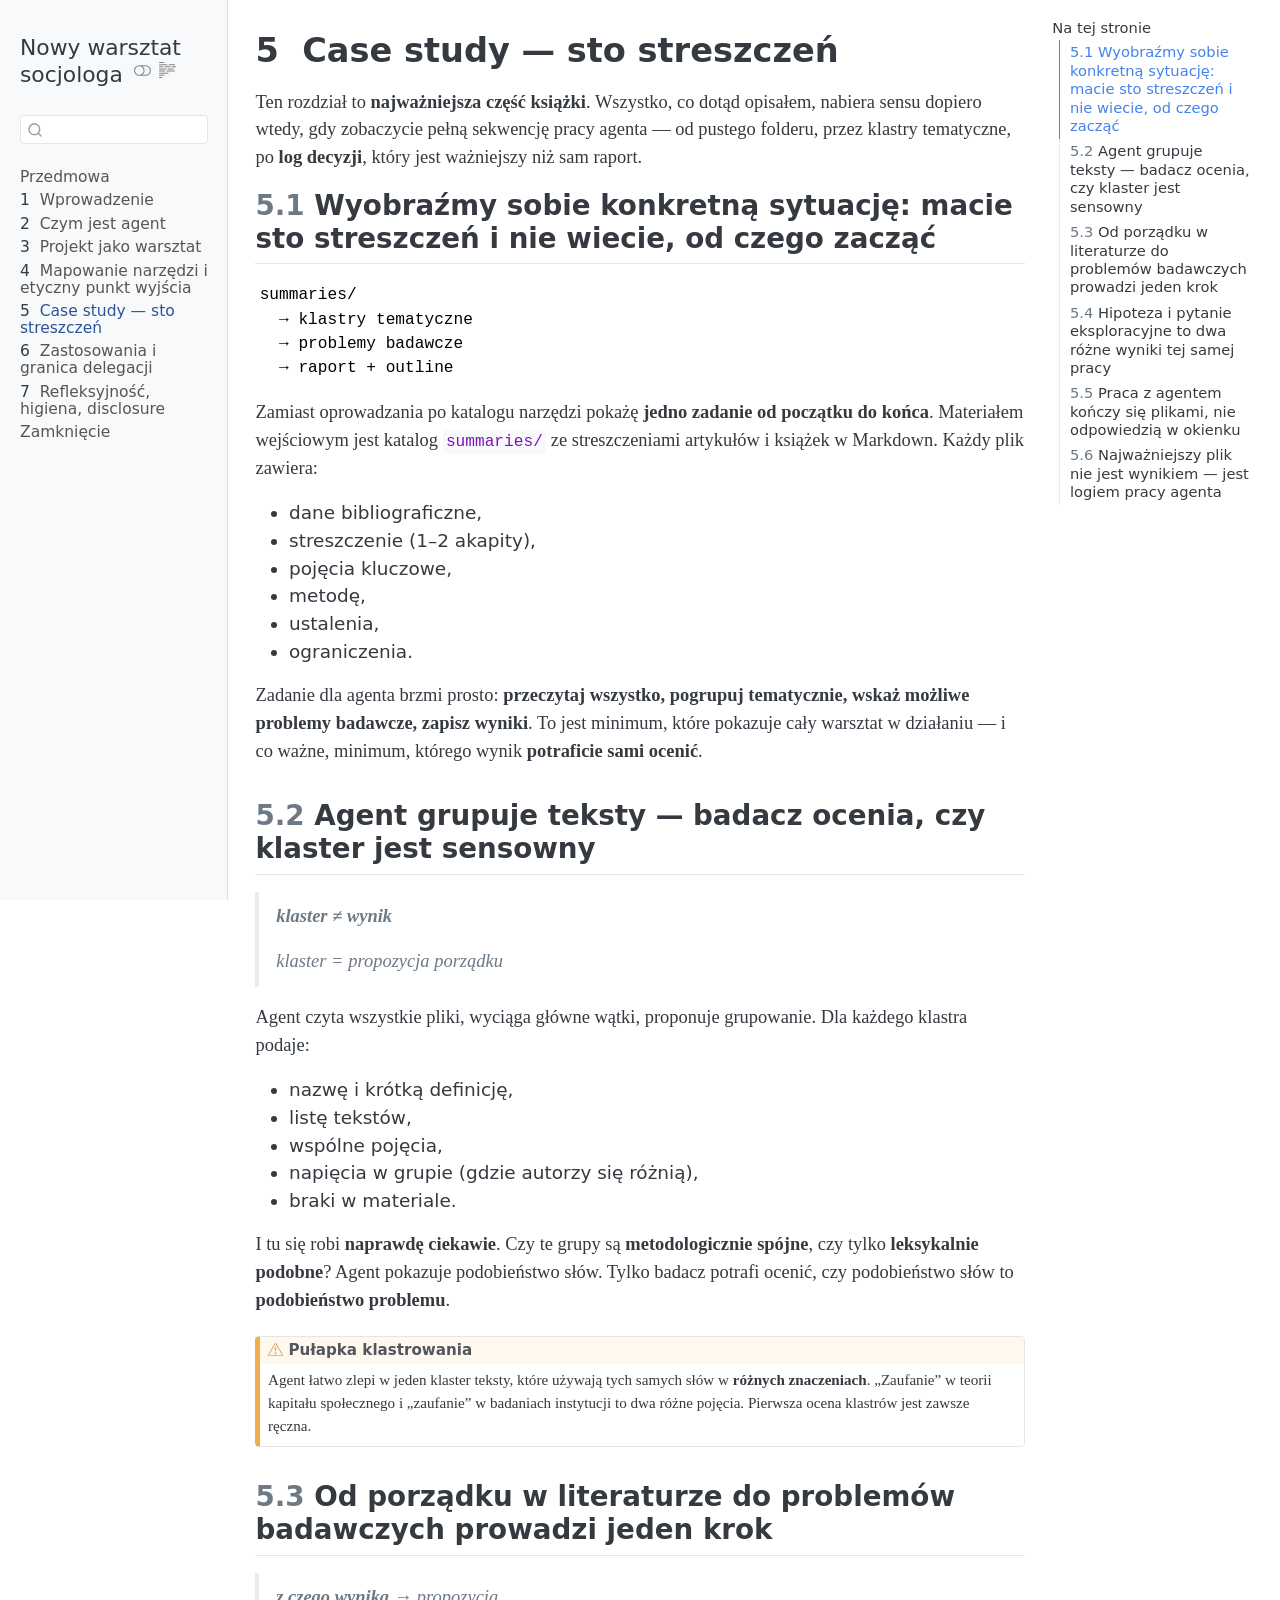
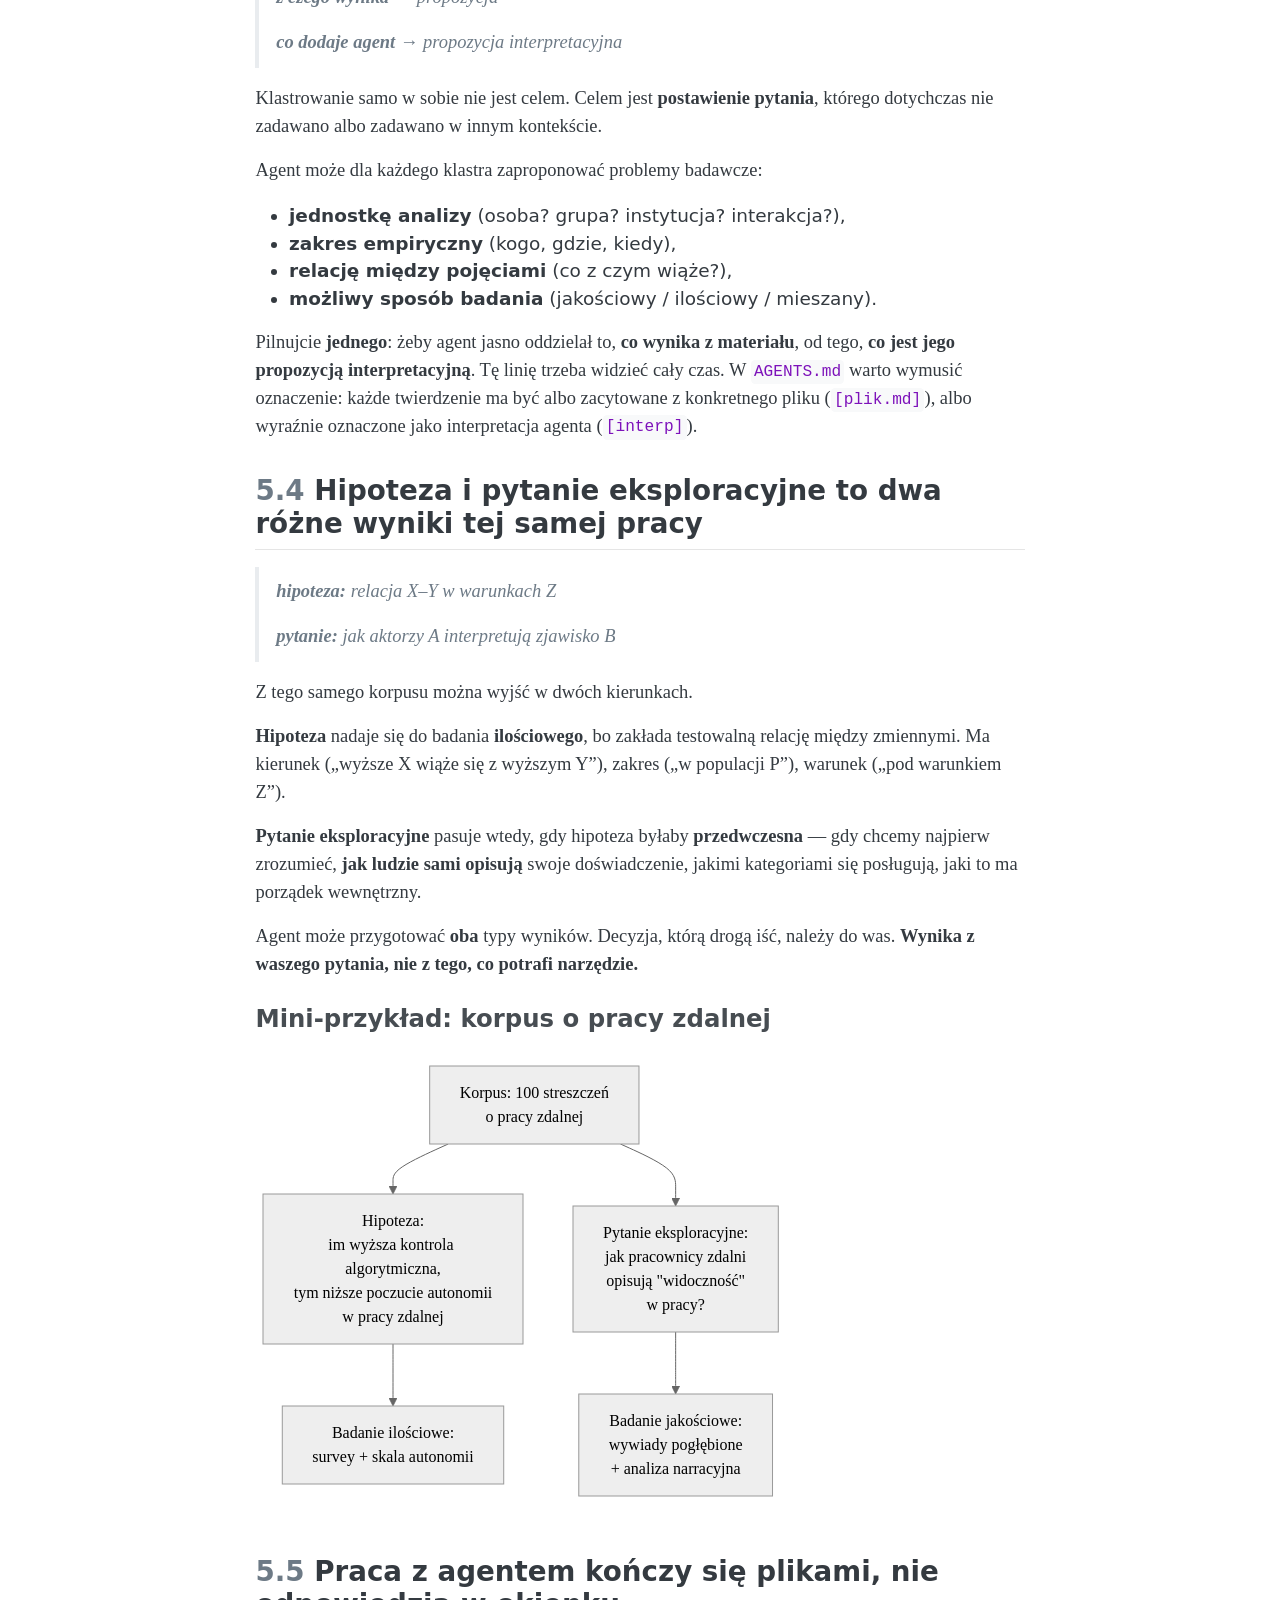
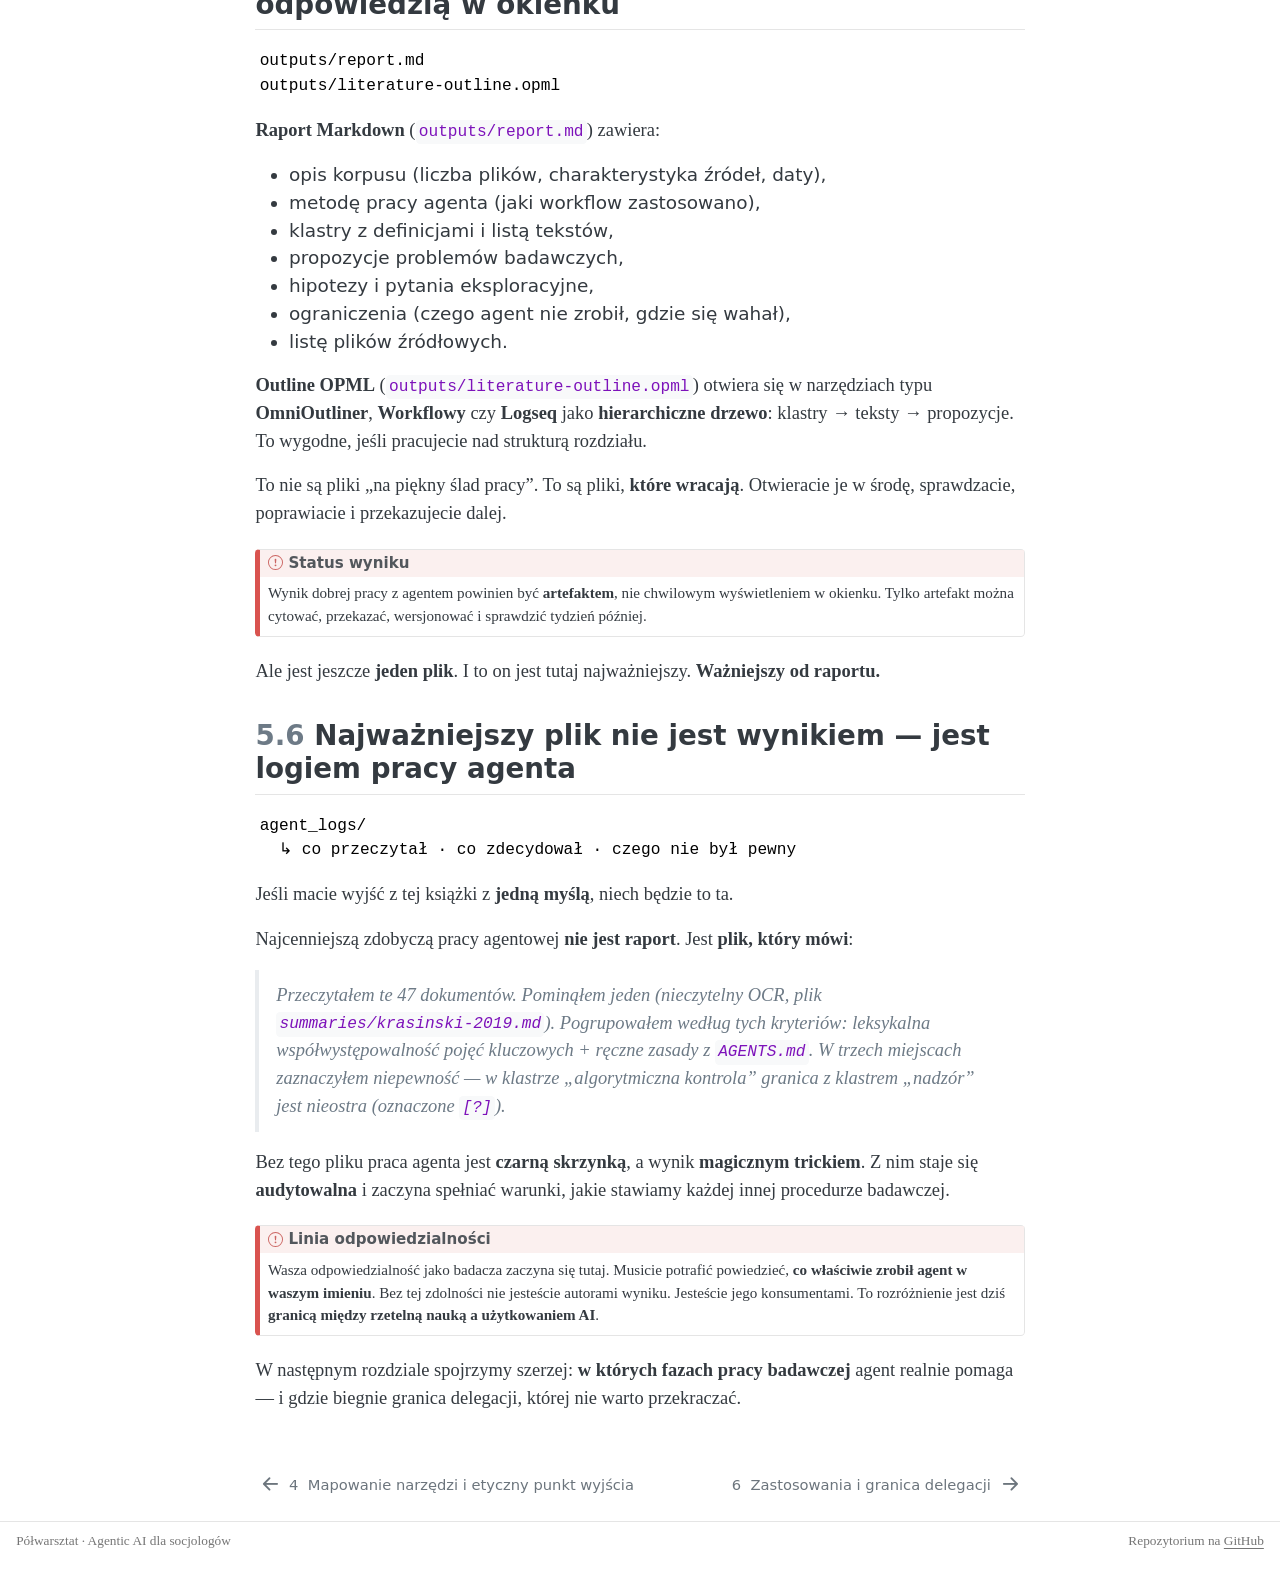
<file: 05-case-study.html>
<!DOCTYPE html>
<html xmlns="http://www.w3.org/1999/xhtml" lang="pl" xml:lang="pl"><head>

<meta charset="utf-8">
<meta name="generator" content="quarto-1.6.40">

<meta name="viewport" content="width=device-width, initial-scale=1.0, user-scalable=yes">


<title>5&nbsp; Case study — sto streszczeń – Nowy warsztat socjologa</title>
<style>
code{white-space: pre-wrap;}
span.smallcaps{font-variant: small-caps;}
div.columns{display: flex; gap: min(4vw, 1.5em);}
div.column{flex: auto; overflow-x: auto;}
div.hanging-indent{margin-left: 1.5em; text-indent: -1.5em;}
ul.task-list{list-style: none;}
ul.task-list li input[type="checkbox"] {
  width: 0.8em;
  margin: 0 0.8em 0.2em -1em; /* quarto-specific, see https://github.com/quarto-dev/quarto-cli/issues/4556 */ 
  vertical-align: middle;
}
</style>


<script src="site_libs/quarto-nav/quarto-nav.js"></script>
<script src="site_libs/quarto-nav/headroom.min.js"></script>
<script src="site_libs/clipboard/clipboard.min.js"></script>
<script src="site_libs/quarto-search/autocomplete.umd.js"></script>
<script src="site_libs/quarto-search/fuse.min.js"></script>
<script src="site_libs/quarto-search/quarto-search.js"></script>
<meta name="quarto:offset" content="./">
<link href="./06-zastosowania.html" rel="next">
<link href="./04-krajobraz.html" rel="prev">
<script src="site_libs/quarto-html/quarto.js"></script>
<script src="site_libs/quarto-html/popper.min.js"></script>
<script src="site_libs/quarto-html/tippy.umd.min.js"></script>
<script src="site_libs/quarto-html/anchor.min.js"></script>
<link href="site_libs/quarto-html/tippy.css" rel="stylesheet">
<link href="site_libs/quarto-html/quarto-syntax-highlighting-549806ee2085284f45b00abea8c6df48.css" rel="stylesheet" class="quarto-color-scheme" id="quarto-text-highlighting-styles">
<link href="site_libs/quarto-html/quarto-syntax-highlighting-dark-8ea72dc5fed832574809a9c94082fbbb.css" rel="prefetch" class="quarto-color-scheme quarto-color-alternate" id="quarto-text-highlighting-styles">
<script src="site_libs/bootstrap/bootstrap.min.js"></script>
<link href="site_libs/bootstrap/bootstrap-icons.css" rel="stylesheet">
<link href="site_libs/bootstrap/bootstrap-84f61140578a88987d3c018cc6b1b6c8.min.css" rel="stylesheet" append-hash="true" class="quarto-color-scheme" id="quarto-bootstrap" data-mode="light">
<link href="site_libs/bootstrap/bootstrap-dark-3d82178b4029b79cf09e392977d02663.min.css" rel="prefetch" append-hash="true" class="quarto-color-scheme quarto-color-alternate" id="quarto-bootstrap" data-mode="dark">
<script id="quarto-search-options" type="application/json">{
  "location": "sidebar",
  "copy-button": false,
  "collapse-after": 3,
  "panel-placement": "start",
  "type": "textbox",
  "limit": 50,
  "keyboard-shortcut": [
    "f",
    "/",
    "s"
  ],
  "show-item-context": false,
  "language": {
    "search-no-results-text": "Brak wyników",
    "search-matching-documents-text": "dopasowane dokumenty",
    "search-copy-link-title": "Kopiuj link do wyszukiwania",
    "search-hide-matches-text": "Ukryj dodatkowe dopasowania",
    "search-more-match-text": "więcej dopasowań w tym dokumencie",
    "search-more-matches-text": "więcej dopasowań w tym dokumencie",
    "search-clear-button-title": "Wyczyść",
    "search-text-placeholder": "",
    "search-detached-cancel-button-title": "Anuluj",
    "search-submit-button-title": "Zatwierdź",
    "search-label": "Szukaj"
  }
}</script>
<style>html{ scroll-behavior: smooth; }</style>
<meta name="mermaid-theme" content="neutral">
<script src="site_libs/quarto-diagram/mermaid.min.js"></script>
<script src="site_libs/quarto-diagram/mermaid-init.js"></script>
<link href="site_libs/quarto-diagram/mermaid.css" rel="stylesheet">


</head>

<body class="nav-sidebar docked">

<div id="quarto-search-results"></div>
  <header id="quarto-header" class="headroom fixed-top">
  <nav class="quarto-secondary-nav">
    <div class="container-fluid d-flex">
      <button type="button" class="quarto-btn-toggle btn" data-bs-toggle="collapse" role="button" data-bs-target=".quarto-sidebar-collapse-item" aria-controls="quarto-sidebar" aria-expanded="false" aria-label="Przełącz pasek boczny" onclick="if (window.quartoToggleHeadroom) { window.quartoToggleHeadroom(); }">
        <i class="bi bi-layout-text-sidebar-reverse"></i>
      </button>
        <nav class="quarto-page-breadcrumbs" aria-label="breadcrumb"><ol class="breadcrumb"><li class="breadcrumb-item"><a href="./05-case-study.html"><span class="chapter-number">5</span>&nbsp; <span class="chapter-title">Case study — sto streszczeń</span></a></li></ol></nav>
        <a class="flex-grow-1" role="navigation" data-bs-toggle="collapse" data-bs-target=".quarto-sidebar-collapse-item" aria-controls="quarto-sidebar" aria-expanded="false" aria-label="Przełącz pasek boczny" onclick="if (window.quartoToggleHeadroom) { window.quartoToggleHeadroom(); }">      
        </a>
      <button type="button" class="btn quarto-search-button" aria-label="Szukaj" onclick="window.quartoOpenSearch();">
        <i class="bi bi-search"></i>
      </button>
    </div>
  </nav>
</header>
<!-- content -->
<div id="quarto-content" class="quarto-container page-columns page-rows-contents page-layout-article">
<!-- sidebar -->
  <nav id="quarto-sidebar" class="sidebar collapse collapse-horizontal quarto-sidebar-collapse-item sidebar-navigation docked overflow-auto">
    <div class="pt-lg-2 mt-2 text-left sidebar-header">
    <div class="sidebar-title mb-0 py-0">
      <a href="./">Nowy warsztat socjologa</a> 
        <div class="sidebar-tools-main">
  <a href="" class="quarto-color-scheme-toggle quarto-navigation-tool  px-1" onclick="window.quartoToggleColorScheme(); return false;" title="Przełącz tryb ciemny"><i class="bi"></i></a>
  <a href="" class="quarto-reader-toggle quarto-navigation-tool px-1" onclick="window.quartoToggleReader(); return false;" title="Przełącz tryb czytnika">
  <div class="quarto-reader-toggle-btn">
  <i class="bi"></i>
  </div>
</a>
</div>
    </div>
      </div>
        <div class="mt-2 flex-shrink-0 align-items-center">
        <div class="sidebar-search">
        <div id="quarto-search" class="" title="Szukaj"></div>
        </div>
        </div>
    <div class="sidebar-menu-container"> 
    <ul class="list-unstyled mt-1">
        <li class="sidebar-item">
  <div class="sidebar-item-container"> 
  <a href="./index.html" class="sidebar-item-text sidebar-link">
 <span class="menu-text">Przedmowa</span></a>
  </div>
</li>
        <li class="sidebar-item">
  <div class="sidebar-item-container"> 
  <a href="./01-wprowadzenie.html" class="sidebar-item-text sidebar-link">
 <span class="menu-text"><span class="chapter-number">1</span>&nbsp; <span class="chapter-title">Wprowadzenie</span></span></a>
  </div>
</li>
        <li class="sidebar-item">
  <div class="sidebar-item-container"> 
  <a href="./02-czym-jest-agent.html" class="sidebar-item-text sidebar-link">
 <span class="menu-text"><span class="chapter-number">2</span>&nbsp; <span class="chapter-title">Czym jest agent</span></span></a>
  </div>
</li>
        <li class="sidebar-item">
  <div class="sidebar-item-container"> 
  <a href="./03-projekt.html" class="sidebar-item-text sidebar-link">
 <span class="menu-text"><span class="chapter-number">3</span>&nbsp; <span class="chapter-title">Projekt jako warsztat</span></span></a>
  </div>
</li>
        <li class="sidebar-item">
  <div class="sidebar-item-container"> 
  <a href="./04-krajobraz.html" class="sidebar-item-text sidebar-link">
 <span class="menu-text"><span class="chapter-number">4</span>&nbsp; <span class="chapter-title">Mapowanie narzędzi i etyczny punkt wyjścia</span></span></a>
  </div>
</li>
        <li class="sidebar-item">
  <div class="sidebar-item-container"> 
  <a href="./05-case-study.html" class="sidebar-item-text sidebar-link active">
 <span class="menu-text"><span class="chapter-number">5</span>&nbsp; <span class="chapter-title">Case study — sto streszczeń</span></span></a>
  </div>
</li>
        <li class="sidebar-item">
  <div class="sidebar-item-container"> 
  <a href="./06-zastosowania.html" class="sidebar-item-text sidebar-link">
 <span class="menu-text"><span class="chapter-number">6</span>&nbsp; <span class="chapter-title">Zastosowania i granica delegacji</span></span></a>
  </div>
</li>
        <li class="sidebar-item">
  <div class="sidebar-item-container"> 
  <a href="./07-friction.html" class="sidebar-item-text sidebar-link">
 <span class="menu-text"><span class="chapter-number">7</span>&nbsp; <span class="chapter-title">Refleksyjność, higiena, disclosure</span></span></a>
  </div>
</li>
        <li class="sidebar-item">
  <div class="sidebar-item-container"> 
  <a href="./08-zamkniecie.html" class="sidebar-item-text sidebar-link">
 <span class="menu-text">Zamknięcie</span></a>
  </div>
</li>
    </ul>
    </div>
</nav>
<div id="quarto-sidebar-glass" class="quarto-sidebar-collapse-item" data-bs-toggle="collapse" data-bs-target=".quarto-sidebar-collapse-item"></div>
<!-- margin-sidebar -->
    <div id="quarto-margin-sidebar" class="sidebar margin-sidebar">
        <nav id="TOC" role="doc-toc" class="toc-active">
    <h2 id="toc-title">Na tej stronie</h2>
   
  <ul>
  <li><a href="#wyobraźmy-sobie-konkretną-sytuację-macie-sto-streszczeń-i-nie-wiecie-od-czego-zacząć" id="toc-wyobraźmy-sobie-konkretną-sytuację-macie-sto-streszczeń-i-nie-wiecie-od-czego-zacząć" class="nav-link active" data-scroll-target="#wyobraźmy-sobie-konkretną-sytuację-macie-sto-streszczeń-i-nie-wiecie-od-czego-zacząć"><span class="header-section-number">5.1</span> Wyobraźmy sobie konkretną sytuację: macie sto streszczeń i nie wiecie, od czego zacząć</a></li>
  <li><a href="#agent-grupuje-teksty-badacz-ocenia-czy-klaster-jest-sensowny" id="toc-agent-grupuje-teksty-badacz-ocenia-czy-klaster-jest-sensowny" class="nav-link" data-scroll-target="#agent-grupuje-teksty-badacz-ocenia-czy-klaster-jest-sensowny"><span class="header-section-number">5.2</span> Agent grupuje teksty — badacz ocenia, czy klaster jest sensowny</a></li>
  <li><a href="#od-porządku-w-literaturze-do-problemów-badawczych-prowadzi-jeden-krok" id="toc-od-porządku-w-literaturze-do-problemów-badawczych-prowadzi-jeden-krok" class="nav-link" data-scroll-target="#od-porządku-w-literaturze-do-problemów-badawczych-prowadzi-jeden-krok"><span class="header-section-number">5.3</span> Od porządku w literaturze do problemów badawczych prowadzi jeden krok</a></li>
  <li><a href="#hipoteza-i-pytanie-eksploracyjne-to-dwa-różne-wyniki-tej-samej-pracy" id="toc-hipoteza-i-pytanie-eksploracyjne-to-dwa-różne-wyniki-tej-samej-pracy" class="nav-link" data-scroll-target="#hipoteza-i-pytanie-eksploracyjne-to-dwa-różne-wyniki-tej-samej-pracy"><span class="header-section-number">5.4</span> Hipoteza i pytanie eksploracyjne to dwa różne wyniki tej samej pracy</a>
  <ul class="collapse">
  <li><a href="#mini-przykład-korpus-o-pracy-zdalnej" id="toc-mini-przykład-korpus-o-pracy-zdalnej" class="nav-link" data-scroll-target="#mini-przykład-korpus-o-pracy-zdalnej">Mini-przykład: korpus o pracy zdalnej</a></li>
  </ul></li>
  <li><a href="#praca-z-agentem-kończy-się-plikami-nie-odpowiedzią-w-okienku" id="toc-praca-z-agentem-kończy-się-plikami-nie-odpowiedzią-w-okienku" class="nav-link" data-scroll-target="#praca-z-agentem-kończy-się-plikami-nie-odpowiedzią-w-okienku"><span class="header-section-number">5.5</span> Praca z agentem kończy się plikami, nie odpowiedzią w okienku</a></li>
  <li><a href="#najważniejszy-plik-nie-jest-wynikiem-jest-logiem-pracy-agenta" id="toc-najważniejszy-plik-nie-jest-wynikiem-jest-logiem-pracy-agenta" class="nav-link" data-scroll-target="#najważniejszy-plik-nie-jest-wynikiem-jest-logiem-pracy-agenta"><span class="header-section-number">5.6</span> Najważniejszy plik nie jest wynikiem — jest logiem pracy agenta</a></li>
  </ul>
</nav>
    </div>
<!-- main -->
<main class="content" id="quarto-document-content">

<header id="title-block-header" class="quarto-title-block default">
<div class="quarto-title">
<h1 class="title"><span class="chapter-number">5</span>&nbsp; <span class="chapter-title">Case study — sto streszczeń</span></h1>
</div>



<div class="quarto-title-meta">

    
  
    
  </div>
  


</header>


<p>Ten rozdział to <strong>najważniejsza część książki</strong>. Wszystko, co dotąd opisałem, nabiera sensu dopiero wtedy, gdy zobaczycie pełną sekwencję pracy agenta — od pustego folderu, przez klastry tematyczne, po <strong>log decyzji</strong>, który jest ważniejszy niż sam raport.</p>
<section id="wyobraźmy-sobie-konkretną-sytuację-macie-sto-streszczeń-i-nie-wiecie-od-czego-zacząć" class="level2" data-number="5.1">
<h2 data-number="5.1" class="anchored" data-anchor-id="wyobraźmy-sobie-konkretną-sytuację-macie-sto-streszczeń-i-nie-wiecie-od-czego-zacząć"><span class="header-section-number">5.1</span> Wyobraźmy sobie konkretną sytuację: macie sto streszczeń i nie wiecie, od czego zacząć</h2>
<pre class="text"><code>summaries/
  → klastry tematyczne
  → problemy badawcze
  → raport + outline</code></pre>
<p>Zamiast oprowadzania po katalogu narzędzi pokażę <strong>jedno zadanie od początku do końca</strong>. Materiałem wejściowym jest katalog <code>summaries/</code> ze streszczeniami artykułów i książek w Markdown. Każdy plik zawiera:</p>
<ul>
<li>dane bibliograficzne,</li>
<li>streszczenie (1–2 akapity),</li>
<li>pojęcia kluczowe,</li>
<li>metodę,</li>
<li>ustalenia,</li>
<li>ograniczenia.</li>
</ul>
<p>Zadanie dla agenta brzmi prosto: <strong>przeczytaj wszystko, pogrupuj tematycznie, wskaż możliwe problemy badawcze, zapisz wyniki</strong>. To jest minimum, które pokazuje cały warsztat w działaniu — i co ważne, minimum, którego wynik <strong>potraficie sami ocenić</strong>.</p>
</section>
<section id="agent-grupuje-teksty-badacz-ocenia-czy-klaster-jest-sensowny" class="level2" data-number="5.2">
<h2 data-number="5.2" class="anchored" data-anchor-id="agent-grupuje-teksty-badacz-ocenia-czy-klaster-jest-sensowny"><span class="header-section-number">5.2</span> Agent grupuje teksty — badacz ocenia, czy klaster jest sensowny</h2>
<blockquote class="blockquote">
<p><strong>klaster ≠ wynik</strong></p>
<p>klaster = propozycja porządku</p>
</blockquote>
<p>Agent czyta wszystkie pliki, wyciąga główne wątki, proponuje grupowanie. Dla każdego klastra podaje:</p>
<ul>
<li>nazwę i krótką definicję,</li>
<li>listę tekstów,</li>
<li>wspólne pojęcia,</li>
<li>napięcia w grupie (gdzie autorzy się różnią),</li>
<li>braki w materiale.</li>
</ul>
<p>I tu się robi <strong>naprawdę ciekawie</strong>. Czy te grupy są <strong>metodologicznie spójne</strong>, czy tylko <strong>leksykalnie podobne</strong>? Agent pokazuje podobieństwo słów. Tylko badacz potrafi ocenić, czy podobieństwo słów to <strong>podobieństwo problemu</strong>.</p>
<div class="callout callout-style-default callout-warning callout-titled" title="Pułapka klastrowania">
<div class="callout-header d-flex align-content-center">
<div class="callout-icon-container">
<i class="callout-icon"></i>
</div>
<div class="callout-title-container flex-fill">
Pułapka klastrowania
</div>
</div>
<div class="callout-body-container callout-body">
<p>Agent łatwo zlepi w jeden klaster teksty, które używają tych samych słów w <strong>różnych znaczeniach</strong>. „Zaufanie” w teorii kapitału społecznego i „zaufanie” w badaniach instytucji to dwa różne pojęcia. Pierwsza ocena klastrów jest zawsze ręczna.</p>
</div>
</div>
</section>
<section id="od-porządku-w-literaturze-do-problemów-badawczych-prowadzi-jeden-krok" class="level2" data-number="5.3">
<h2 data-number="5.3" class="anchored" data-anchor-id="od-porządku-w-literaturze-do-problemów-badawczych-prowadzi-jeden-krok"><span class="header-section-number">5.3</span> Od porządku w literaturze do problemów badawczych prowadzi jeden krok</h2>
<blockquote class="blockquote">
<p><strong>z czego wynika</strong> → propozycja</p>
<p><strong>co dodaje agent</strong> → propozycja interpretacyjna</p>
</blockquote>
<p>Klastrowanie samo w sobie nie jest celem. Celem jest <strong>postawienie pytania</strong>, którego dotychczas nie zadawano albo zadawano w innym kontekście.</p>
<p>Agent może dla każdego klastra zaproponować problemy badawcze:</p>
<ul>
<li><strong>jednostkę analizy</strong> (osoba? grupa? instytucja? interakcja?),</li>
<li><strong>zakres empiryczny</strong> (kogo, gdzie, kiedy),</li>
<li><strong>relację między pojęciami</strong> (co z czym wiąże?),</li>
<li><strong>możliwy sposób badania</strong> (jakościowy / ilościowy / mieszany).</li>
</ul>
<p>Pilnujcie <strong>jednego</strong>: żeby agent jasno oddzielał to, <strong>co wynika z materiału</strong>, od tego, <strong>co jest jego propozycją interpretacyjną</strong>. Tę linię trzeba widzieć cały czas. W <code>AGENTS.md</code> warto wymusić oznaczenie: każde twierdzenie ma być albo zacytowane z konkretnego pliku (<code>[plik.md]</code>), albo wyraźnie oznaczone jako interpretacja agenta (<code>[interp]</code>).</p>
</section>
<section id="hipoteza-i-pytanie-eksploracyjne-to-dwa-różne-wyniki-tej-samej-pracy" class="level2" data-number="5.4">
<h2 data-number="5.4" class="anchored" data-anchor-id="hipoteza-i-pytanie-eksploracyjne-to-dwa-różne-wyniki-tej-samej-pracy"><span class="header-section-number">5.4</span> Hipoteza i pytanie eksploracyjne to dwa różne wyniki tej samej pracy</h2>
<blockquote class="blockquote">
<p><strong>hipoteza:</strong> relacja X–Y w warunkach Z</p>
<p><strong>pytanie:</strong> jak aktorzy A interpretują zjawisko B</p>
</blockquote>
<p>Z tego samego korpusu można wyjść w dwóch kierunkach.</p>
<p><strong>Hipoteza</strong> nadaje się do badania <strong>ilościowego</strong>, bo zakłada testowalną relację między zmiennymi. Ma kierunek („wyższe X wiąże się z wyższym Y”), zakres („w populacji P”), warunek („pod warunkiem Z”).</p>
<p><strong>Pytanie eksploracyjne</strong> pasuje wtedy, gdy hipoteza byłaby <strong>przedwczesna</strong> — gdy chcemy najpierw zrozumieć, <strong>jak ludzie sami opisują</strong> swoje doświadczenie, jakimi kategoriami się posługują, jaki to ma porządek wewnętrzny.</p>
<p>Agent może przygotować <strong>oba</strong> typy wyników. Decyzja, którą drogą iść, należy do was. <strong>Wynika z waszego pytania, nie z tego, co potrafi narzędzie.</strong></p>
<section id="mini-przykład-korpus-o-pracy-zdalnej" class="level3">
<h3 class="anchored" data-anchor-id="mini-przykład-korpus-o-pracy-zdalnej">Mini-przykład: korpus o pracy zdalnej</h3>
<div class="cell" data-layout-align="default">
<div class="cell-output-display">
<div>
<p></p><figure class="figure"><p></p>
<div>
<pre class="mermaid mermaid-js">flowchart TB
    K[Korpus: 100 streszczeń&lt;br/&gt;o pracy zdalnej] --&gt; H[Hipoteza:&lt;br/&gt;im wyższa kontrola algorytmiczna,&lt;br/&gt;tym niższe poczucie autonomii&lt;br/&gt;w pracy zdalnej]
    K --&gt; P[Pytanie eksploracyjne:&lt;br/&gt;jak pracownicy zdalni&lt;br/&gt;opisują &amp;quot;widoczność&amp;quot;&lt;br/&gt;w pracy?]
    H --&gt; A1[Badanie ilościowe:&lt;br/&gt;survey + skala autonomii]
    P --&gt; A2[Badanie jakościowe:&lt;br/&gt;wywiady pogłębione&lt;br/&gt;+ analiza narracyjna]
</pre>
</div>
<p></p></figure><p></p>
</div>
</div>
</div>
</section>
</section>
<section id="praca-z-agentem-kończy-się-plikami-nie-odpowiedzią-w-okienku" class="level2" data-number="5.5">
<h2 data-number="5.5" class="anchored" data-anchor-id="praca-z-agentem-kończy-się-plikami-nie-odpowiedzią-w-okienku"><span class="header-section-number">5.5</span> Praca z agentem kończy się plikami, nie odpowiedzią w okienku</h2>
<pre class="text"><code>outputs/report.md
outputs/literature-outline.opml</code></pre>
<p><strong>Raport Markdown</strong> (<code>outputs/report.md</code>) zawiera:</p>
<ul>
<li>opis korpusu (liczba plików, charakterystyka źródeł, daty),</li>
<li>metodę pracy agenta (jaki workflow zastosowano),</li>
<li>klastry z definicjami i listą tekstów,</li>
<li>propozycje problemów badawczych,</li>
<li>hipotezy i pytania eksploracyjne,</li>
<li>ograniczenia (czego agent nie zrobił, gdzie się wahał),</li>
<li>listę plików źródłowych.</li>
</ul>
<p><strong>Outline OPML</strong> (<code>outputs/literature-outline.opml</code>) otwiera się w narzędziach typu <strong>OmniOutliner</strong>, <strong>Workflowy</strong> czy <strong>Logseq</strong> jako <strong>hierarchiczne drzewo</strong>: klastry → teksty → propozycje. To wygodne, jeśli pracujecie nad strukturą rozdziału.</p>
<p>To nie są pliki „na piękny ślad pracy”. To są pliki, <strong>które wracają</strong>. Otwieracie je w środę, sprawdzacie, poprawiacie i przekazujecie dalej.</p>
<div class="callout callout-style-default callout-important callout-titled" title="Status wyniku">
<div class="callout-header d-flex align-content-center">
<div class="callout-icon-container">
<i class="callout-icon"></i>
</div>
<div class="callout-title-container flex-fill">
Status wyniku
</div>
</div>
<div class="callout-body-container callout-body">
<p>Wynik dobrej pracy z agentem powinien być <strong>artefaktem</strong>, nie chwilowym wyświetleniem w okienku. Tylko artefakt można cytować, przekazać, wersjonować i sprawdzić tydzień później.</p>
</div>
</div>
<p>Ale jest jeszcze <strong>jeden plik</strong>. I to on jest tutaj najważniejszy. <strong>Ważniejszy od raportu.</strong></p>
</section>
<section id="najważniejszy-plik-nie-jest-wynikiem-jest-logiem-pracy-agenta" class="level2" data-number="5.6">
<h2 data-number="5.6" class="anchored" data-anchor-id="najważniejszy-plik-nie-jest-wynikiem-jest-logiem-pracy-agenta"><span class="header-section-number">5.6</span> Najważniejszy plik nie jest wynikiem — jest logiem pracy agenta</h2>
<pre class="text"><code>agent_logs/
  ↳ co przeczytał · co zdecydował · czego nie był pewny</code></pre>
<p>Jeśli macie wyjść z tej książki z <strong>jedną myślą</strong>, niech będzie to ta.</p>
<p>Najcenniejszą zdobyczą pracy agentowej <strong>nie jest raport</strong>. Jest <strong>plik, który mówi</strong>:</p>
<blockquote class="blockquote">
<p>Przeczytałem te 47 dokumentów. Pominąłem jeden (nieczytelny OCR, plik <code>summaries/krasinski-2019.md</code>). Pogrupowałem według tych kryteriów: leksykalna współwystępowalność pojęć kluczowych + ręczne zasady z <code>AGENTS.md</code>. W trzech miejscach zaznaczyłem niepewność — w klastrze „algorytmiczna kontrola” granica z klastrem „nadzór” jest nieostra (oznaczone <code>[?]</code>).</p>
</blockquote>
<p>Bez tego pliku praca agenta jest <strong>czarną skrzynką</strong>, a wynik <strong>magicznym trickiem</strong>. Z nim staje się <strong>audytowalna</strong> i zaczyna spełniać warunki, jakie stawiamy każdej innej procedurze badawczej.</p>
<div class="callout callout-style-default callout-important callout-titled" title="Linia odpowiedzialności">
<div class="callout-header d-flex align-content-center">
<div class="callout-icon-container">
<i class="callout-icon"></i>
</div>
<div class="callout-title-container flex-fill">
Linia odpowiedzialności
</div>
</div>
<div class="callout-body-container callout-body">
<p>Wasza odpowiedzialność jako badacza zaczyna się tutaj. Musicie potrafić powiedzieć, <strong>co właściwie zrobił agent w waszym imieniu</strong>. Bez tej zdolności nie jesteście autorami wyniku. Jesteście jego konsumentami. To rozróżnienie jest dziś <strong>granicą między rzetelną nauką a użytkowaniem AI</strong>.</p>
</div>
</div>
<p>W następnym rozdziale spojrzymy szerzej: <strong>w których fazach pracy badawczej</strong> agent realnie pomaga — i gdzie biegnie granica delegacji, której nie warto przekraczać.</p>


</section>

</main> <!-- /main -->
<script id="quarto-html-after-body" type="application/javascript">
window.document.addEventListener("DOMContentLoaded", function (event) {
  const toggleBodyColorMode = (bsSheetEl) => {
    const mode = bsSheetEl.getAttribute("data-mode");
    const bodyEl = window.document.querySelector("body");
    if (mode === "dark") {
      bodyEl.classList.add("quarto-dark");
      bodyEl.classList.remove("quarto-light");
    } else {
      bodyEl.classList.add("quarto-light");
      bodyEl.classList.remove("quarto-dark");
    }
  }
  const toggleBodyColorPrimary = () => {
    const bsSheetEl = window.document.querySelector("link#quarto-bootstrap");
    if (bsSheetEl) {
      toggleBodyColorMode(bsSheetEl);
    }
  }
  toggleBodyColorPrimary();  
  const disableStylesheet = (stylesheets) => {
    for (let i=0; i < stylesheets.length; i++) {
      const stylesheet = stylesheets[i];
      stylesheet.rel = 'prefetch';
    }
  }
  const enableStylesheet = (stylesheets) => {
    for (let i=0; i < stylesheets.length; i++) {
      const stylesheet = stylesheets[i];
      stylesheet.rel = 'stylesheet';
    }
  }
  const manageTransitions = (selector, allowTransitions) => {
    const els = window.document.querySelectorAll(selector);
    for (let i=0; i < els.length; i++) {
      const el = els[i];
      if (allowTransitions) {
        el.classList.remove('notransition');
      } else {
        el.classList.add('notransition');
      }
    }
  }
  const toggleGiscusIfUsed = (isAlternate, darkModeDefault) => {
    const baseTheme = document.querySelector('#giscus-base-theme')?.value ?? 'light';
    const alternateTheme = document.querySelector('#giscus-alt-theme')?.value ?? 'dark';
    let newTheme = '';
    if(darkModeDefault) {
      newTheme = isAlternate ? baseTheme : alternateTheme;
    } else {
      newTheme = isAlternate ? alternateTheme : baseTheme;
    }
    const changeGiscusTheme = () => {
      // From: https://github.com/giscus/giscus/issues/336
      const sendMessage = (message) => {
        const iframe = document.querySelector('iframe.giscus-frame');
        if (!iframe) return;
        iframe.contentWindow.postMessage({ giscus: message }, 'https://giscus.app');
      }
      sendMessage({
        setConfig: {
          theme: newTheme
        }
      });
    }
    const isGiscussLoaded = window.document.querySelector('iframe.giscus-frame') !== null;
    if (isGiscussLoaded) {
      changeGiscusTheme();
    }
  }
  const toggleColorMode = (alternate) => {
    // Switch the stylesheets
    const alternateStylesheets = window.document.querySelectorAll('link.quarto-color-scheme.quarto-color-alternate');
    manageTransitions('#quarto-margin-sidebar .nav-link', false);
    if (alternate) {
      enableStylesheet(alternateStylesheets);
      for (const sheetNode of alternateStylesheets) {
        if (sheetNode.id === "quarto-bootstrap") {
          toggleBodyColorMode(sheetNode);
        }
      }
    } else {
      disableStylesheet(alternateStylesheets);
      toggleBodyColorPrimary();
    }
    manageTransitions('#quarto-margin-sidebar .nav-link', true);
    // Switch the toggles
    const toggles = window.document.querySelectorAll('.quarto-color-scheme-toggle');
    for (let i=0; i < toggles.length; i++) {
      const toggle = toggles[i];
      if (toggle) {
        if (alternate) {
          toggle.classList.add("alternate");     
        } else {
          toggle.classList.remove("alternate");
        }
      }
    }
    // Hack to workaround the fact that safari doesn't
    // properly recolor the scrollbar when toggling (#1455)
    if (navigator.userAgent.indexOf('Safari') > 0 && navigator.userAgent.indexOf('Chrome') == -1) {
      manageTransitions("body", false);
      window.scrollTo(0, 1);
      setTimeout(() => {
        window.scrollTo(0, 0);
        manageTransitions("body", true);
      }, 40);  
    }
  }
  const isFileUrl = () => { 
    return window.location.protocol === 'file:';
  }
  const hasAlternateSentinel = () => {  
    let styleSentinel = getColorSchemeSentinel();
    if (styleSentinel !== null) {
      return styleSentinel === "alternate";
    } else {
      return false;
    }
  }
  const setStyleSentinel = (alternate) => {
    const value = alternate ? "alternate" : "default";
    if (!isFileUrl()) {
      window.localStorage.setItem("quarto-color-scheme", value);
    } else {
      localAlternateSentinel = value;
    }
  }
  const getColorSchemeSentinel = () => {
    if (!isFileUrl()) {
      const storageValue = window.localStorage.getItem("quarto-color-scheme");
      return storageValue != null ? storageValue : localAlternateSentinel;
    } else {
      return localAlternateSentinel;
    }
  }
  const darkModeDefault = false;
  let localAlternateSentinel = darkModeDefault ? 'alternate' : 'default';
  // Dark / light mode switch
  window.quartoToggleColorScheme = () => {
    // Read the current dark / light value 
    let toAlternate = !hasAlternateSentinel();
    toggleColorMode(toAlternate);
    setStyleSentinel(toAlternate);
    toggleGiscusIfUsed(toAlternate, darkModeDefault);
  };
  // Ensure there is a toggle, if there isn't float one in the top right
  if (window.document.querySelector('.quarto-color-scheme-toggle') === null) {
    const a = window.document.createElement('a');
    a.classList.add('top-right');
    a.classList.add('quarto-color-scheme-toggle');
    a.href = "";
    a.onclick = function() { try { window.quartoToggleColorScheme(); } catch {} return false; };
    const i = window.document.createElement("i");
    i.classList.add('bi');
    a.appendChild(i);
    window.document.body.appendChild(a);
  }
  // Switch to dark mode if need be
  if (hasAlternateSentinel()) {
    toggleColorMode(true);
  } else {
    toggleColorMode(false);
  }
  const icon = "";
  const anchorJS = new window.AnchorJS();
  anchorJS.options = {
    placement: 'right',
    icon: icon
  };
  anchorJS.add('.anchored');
  const isCodeAnnotation = (el) => {
    for (const clz of el.classList) {
      if (clz.startsWith('code-annotation-')) {                     
        return true;
      }
    }
    return false;
  }
  const onCopySuccess = function(e) {
    // button target
    const button = e.trigger;
    // don't keep focus
    button.blur();
    // flash "checked"
    button.classList.add('code-copy-button-checked');
    var currentTitle = button.getAttribute("title");
    button.setAttribute("title", "Skopiowano!");
    let tooltip;
    if (window.bootstrap) {
      button.setAttribute("data-bs-toggle", "tooltip");
      button.setAttribute("data-bs-placement", "left");
      button.setAttribute("data-bs-title", "Skopiowano!");
      tooltip = new bootstrap.Tooltip(button, 
        { trigger: "manual", 
          customClass: "code-copy-button-tooltip",
          offset: [0, -8]});
      tooltip.show();    
    }
    setTimeout(function() {
      if (tooltip) {
        tooltip.hide();
        button.removeAttribute("data-bs-title");
        button.removeAttribute("data-bs-toggle");
        button.removeAttribute("data-bs-placement");
      }
      button.setAttribute("title", currentTitle);
      button.classList.remove('code-copy-button-checked');
    }, 1000);
    // clear code selection
    e.clearSelection();
  }
  const getTextToCopy = function(trigger) {
      const codeEl = trigger.previousElementSibling.cloneNode(true);
      for (const childEl of codeEl.children) {
        if (isCodeAnnotation(childEl)) {
          childEl.remove();
        }
      }
      return codeEl.innerText;
  }
  const clipboard = new window.ClipboardJS('.code-copy-button:not([data-in-quarto-modal])', {
    text: getTextToCopy
  });
  clipboard.on('success', onCopySuccess);
  if (window.document.getElementById('quarto-embedded-source-code-modal')) {
    const clipboardModal = new window.ClipboardJS('.code-copy-button[data-in-quarto-modal]', {
      text: getTextToCopy,
      container: window.document.getElementById('quarto-embedded-source-code-modal')
    });
    clipboardModal.on('success', onCopySuccess);
  }
    var localhostRegex = new RegExp(/^(?:http|https):\/\/localhost\:?[0-9]*\//);
    var mailtoRegex = new RegExp(/^mailto:/);
      var filterRegex = new RegExp('/' + window.location.host + '/');
    var isInternal = (href) => {
        return filterRegex.test(href) || localhostRegex.test(href) || mailtoRegex.test(href);
    }
    // Inspect non-navigation links and adorn them if external
 	var links = window.document.querySelectorAll('a[href]:not(.nav-link):not(.navbar-brand):not(.toc-action):not(.sidebar-link):not(.sidebar-item-toggle):not(.pagination-link):not(.no-external):not([aria-hidden]):not(.dropdown-item):not(.quarto-navigation-tool):not(.about-link)');
    for (var i=0; i<links.length; i++) {
      const link = links[i];
      if (!isInternal(link.href)) {
        // undo the damage that might have been done by quarto-nav.js in the case of
        // links that we want to consider external
        if (link.dataset.originalHref !== undefined) {
          link.href = link.dataset.originalHref;
        }
      }
    }
  function tippyHover(el, contentFn, onTriggerFn, onUntriggerFn) {
    const config = {
      allowHTML: true,
      maxWidth: 500,
      delay: 100,
      arrow: false,
      appendTo: function(el) {
          return el.parentElement;
      },
      interactive: true,
      interactiveBorder: 10,
      theme: 'quarto',
      placement: 'bottom-start',
    };
    if (contentFn) {
      config.content = contentFn;
    }
    if (onTriggerFn) {
      config.onTrigger = onTriggerFn;
    }
    if (onUntriggerFn) {
      config.onUntrigger = onUntriggerFn;
    }
    window.tippy(el, config); 
  }
  const noterefs = window.document.querySelectorAll('a[role="doc-noteref"]');
  for (var i=0; i<noterefs.length; i++) {
    const ref = noterefs[i];
    tippyHover(ref, function() {
      // use id or data attribute instead here
      let href = ref.getAttribute('data-footnote-href') || ref.getAttribute('href');
      try { href = new URL(href).hash; } catch {}
      const id = href.replace(/^#\/?/, "");
      const note = window.document.getElementById(id);
      if (note) {
        return note.innerHTML;
      } else {
        return "";
      }
    });
  }
  const xrefs = window.document.querySelectorAll('a.quarto-xref');
  const processXRef = (id, note) => {
    // Strip column container classes
    const stripColumnClz = (el) => {
      el.classList.remove("page-full", "page-columns");
      if (el.children) {
        for (const child of el.children) {
          stripColumnClz(child);
        }
      }
    }
    stripColumnClz(note)
    if (id === null || id.startsWith('sec-')) {
      // Special case sections, only their first couple elements
      const container = document.createElement("div");
      if (note.children && note.children.length > 2) {
        container.appendChild(note.children[0].cloneNode(true));
        for (let i = 1; i < note.children.length; i++) {
          const child = note.children[i];
          if (child.tagName === "P" && child.innerText === "") {
            continue;
          } else {
            container.appendChild(child.cloneNode(true));
            break;
          }
        }
        if (window.Quarto?.typesetMath) {
          window.Quarto.typesetMath(container);
        }
        return container.innerHTML
      } else {
        if (window.Quarto?.typesetMath) {
          window.Quarto.typesetMath(note);
        }
        return note.innerHTML;
      }
    } else {
      // Remove any anchor links if they are present
      const anchorLink = note.querySelector('a.anchorjs-link');
      if (anchorLink) {
        anchorLink.remove();
      }
      if (window.Quarto?.typesetMath) {
        window.Quarto.typesetMath(note);
      }
      if (note.classList.contains("callout")) {
        return note.outerHTML;
      } else {
        return note.innerHTML;
      }
    }
  }
  for (var i=0; i<xrefs.length; i++) {
    const xref = xrefs[i];
    tippyHover(xref, undefined, function(instance) {
      instance.disable();
      let url = xref.getAttribute('href');
      let hash = undefined; 
      if (url.startsWith('#')) {
        hash = url;
      } else {
        try { hash = new URL(url).hash; } catch {}
      }
      if (hash) {
        const id = hash.replace(/^#\/?/, "");
        const note = window.document.getElementById(id);
        if (note !== null) {
          try {
            const html = processXRef(id, note.cloneNode(true));
            instance.setContent(html);
          } finally {
            instance.enable();
            instance.show();
          }
        } else {
          // See if we can fetch this
          fetch(url.split('#')[0])
          .then(res => res.text())
          .then(html => {
            const parser = new DOMParser();
            const htmlDoc = parser.parseFromString(html, "text/html");
            const note = htmlDoc.getElementById(id);
            if (note !== null) {
              const html = processXRef(id, note);
              instance.setContent(html);
            } 
          }).finally(() => {
            instance.enable();
            instance.show();
          });
        }
      } else {
        // See if we can fetch a full url (with no hash to target)
        // This is a special case and we should probably do some content thinning / targeting
        fetch(url)
        .then(res => res.text())
        .then(html => {
          const parser = new DOMParser();
          const htmlDoc = parser.parseFromString(html, "text/html");
          const note = htmlDoc.querySelector('main.content');
          if (note !== null) {
            // This should only happen for chapter cross references
            // (since there is no id in the URL)
            // remove the first header
            if (note.children.length > 0 && note.children[0].tagName === "HEADER") {
              note.children[0].remove();
            }
            const html = processXRef(null, note);
            instance.setContent(html);
          } 
        }).finally(() => {
          instance.enable();
          instance.show();
        });
      }
    }, function(instance) {
    });
  }
      let selectedAnnoteEl;
      const selectorForAnnotation = ( cell, annotation) => {
        let cellAttr = 'data-code-cell="' + cell + '"';
        let lineAttr = 'data-code-annotation="' +  annotation + '"';
        const selector = 'span[' + cellAttr + '][' + lineAttr + ']';
        return selector;
      }
      const selectCodeLines = (annoteEl) => {
        const doc = window.document;
        const targetCell = annoteEl.getAttribute("data-target-cell");
        const targetAnnotation = annoteEl.getAttribute("data-target-annotation");
        const annoteSpan = window.document.querySelector(selectorForAnnotation(targetCell, targetAnnotation));
        const lines = annoteSpan.getAttribute("data-code-lines").split(",");
        const lineIds = lines.map((line) => {
          return targetCell + "-" + line;
        })
        let top = null;
        let height = null;
        let parent = null;
        if (lineIds.length > 0) {
            //compute the position of the single el (top and bottom and make a div)
            const el = window.document.getElementById(lineIds[0]);
            top = el.offsetTop;
            height = el.offsetHeight;
            parent = el.parentElement.parentElement;
          if (lineIds.length > 1) {
            const lastEl = window.document.getElementById(lineIds[lineIds.length - 1]);
            const bottom = lastEl.offsetTop + lastEl.offsetHeight;
            height = bottom - top;
          }
          if (top !== null && height !== null && parent !== null) {
            // cook up a div (if necessary) and position it 
            let div = window.document.getElementById("code-annotation-line-highlight");
            if (div === null) {
              div = window.document.createElement("div");
              div.setAttribute("id", "code-annotation-line-highlight");
              div.style.position = 'absolute';
              parent.appendChild(div);
            }
            div.style.top = top - 2 + "px";
            div.style.height = height + 4 + "px";
            div.style.left = 0;
            let gutterDiv = window.document.getElementById("code-annotation-line-highlight-gutter");
            if (gutterDiv === null) {
              gutterDiv = window.document.createElement("div");
              gutterDiv.setAttribute("id", "code-annotation-line-highlight-gutter");
              gutterDiv.style.position = 'absolute';
              const codeCell = window.document.getElementById(targetCell);
              const gutter = codeCell.querySelector('.code-annotation-gutter');
              gutter.appendChild(gutterDiv);
            }
            gutterDiv.style.top = top - 2 + "px";
            gutterDiv.style.height = height + 4 + "px";
          }
          selectedAnnoteEl = annoteEl;
        }
      };
      const unselectCodeLines = () => {
        const elementsIds = ["code-annotation-line-highlight", "code-annotation-line-highlight-gutter"];
        elementsIds.forEach((elId) => {
          const div = window.document.getElementById(elId);
          if (div) {
            div.remove();
          }
        });
        selectedAnnoteEl = undefined;
      };
        // Handle positioning of the toggle
    window.addEventListener(
      "resize",
      throttle(() => {
        elRect = undefined;
        if (selectedAnnoteEl) {
          selectCodeLines(selectedAnnoteEl);
        }
      }, 10)
    );
    function throttle(fn, ms) {
    let throttle = false;
    let timer;
      return (...args) => {
        if(!throttle) { // first call gets through
            fn.apply(this, args);
            throttle = true;
        } else { // all the others get throttled
            if(timer) clearTimeout(timer); // cancel #2
            timer = setTimeout(() => {
              fn.apply(this, args);
              timer = throttle = false;
            }, ms);
        }
      };
    }
      // Attach click handler to the DT
      const annoteDls = window.document.querySelectorAll('dt[data-target-cell]');
      for (const annoteDlNode of annoteDls) {
        annoteDlNode.addEventListener('click', (event) => {
          const clickedEl = event.target;
          if (clickedEl !== selectedAnnoteEl) {
            unselectCodeLines();
            const activeEl = window.document.querySelector('dt[data-target-cell].code-annotation-active');
            if (activeEl) {
              activeEl.classList.remove('code-annotation-active');
            }
            selectCodeLines(clickedEl);
            clickedEl.classList.add('code-annotation-active');
          } else {
            // Unselect the line
            unselectCodeLines();
            clickedEl.classList.remove('code-annotation-active');
          }
        });
      }
  const findCites = (el) => {
    const parentEl = el.parentElement;
    if (parentEl) {
      const cites = parentEl.dataset.cites;
      if (cites) {
        return {
          el,
          cites: cites.split(' ')
        };
      } else {
        return findCites(el.parentElement)
      }
    } else {
      return undefined;
    }
  };
  var bibliorefs = window.document.querySelectorAll('a[role="doc-biblioref"]');
  for (var i=0; i<bibliorefs.length; i++) {
    const ref = bibliorefs[i];
    const citeInfo = findCites(ref);
    if (citeInfo) {
      tippyHover(citeInfo.el, function() {
        var popup = window.document.createElement('div');
        citeInfo.cites.forEach(function(cite) {
          var citeDiv = window.document.createElement('div');
          citeDiv.classList.add('hanging-indent');
          citeDiv.classList.add('csl-entry');
          var biblioDiv = window.document.getElementById('ref-' + cite);
          if (biblioDiv) {
            citeDiv.innerHTML = biblioDiv.innerHTML;
          }
          popup.appendChild(citeDiv);
        });
        return popup.innerHTML;
      });
    }
  }
});
</script>
<nav class="page-navigation">
  <div class="nav-page nav-page-previous">
      <a href="./04-krajobraz.html" class="pagination-link" aria-label="Mapowanie narzędzi i etyczny punkt wyjścia">
        <i class="bi bi-arrow-left-short"></i> <span class="nav-page-text"><span class="chapter-number">4</span>&nbsp; <span class="chapter-title">Mapowanie narzędzi i etyczny punkt wyjścia</span></span>
      </a>          
  </div>
  <div class="nav-page nav-page-next">
      <a href="./06-zastosowania.html" class="pagination-link" aria-label="Zastosowania i granica delegacji">
        <span class="nav-page-text"><span class="chapter-number">6</span>&nbsp; <span class="chapter-title">Zastosowania i granica delegacji</span></span> <i class="bi bi-arrow-right-short"></i>
      </a>
  </div>
</nav>
</div> <!-- /content -->
<footer class="footer">
  <div class="nav-footer">
    <div class="nav-footer-left">
<p>Półwarsztat · Agentic AI dla socjologów</p>
</div>   
    <div class="nav-footer-center">
      &nbsp;
    </div>
    <div class="nav-footer-right">
<p>Repozytorium na <a href="https://github.com/jaroslawchodak/agentic-sociology">GitHub</a></p>
</div>
  </div>
</footer>




<script src="site_libs/quarto-html/zenscroll-min.js"></script>
</body></html>
</file>
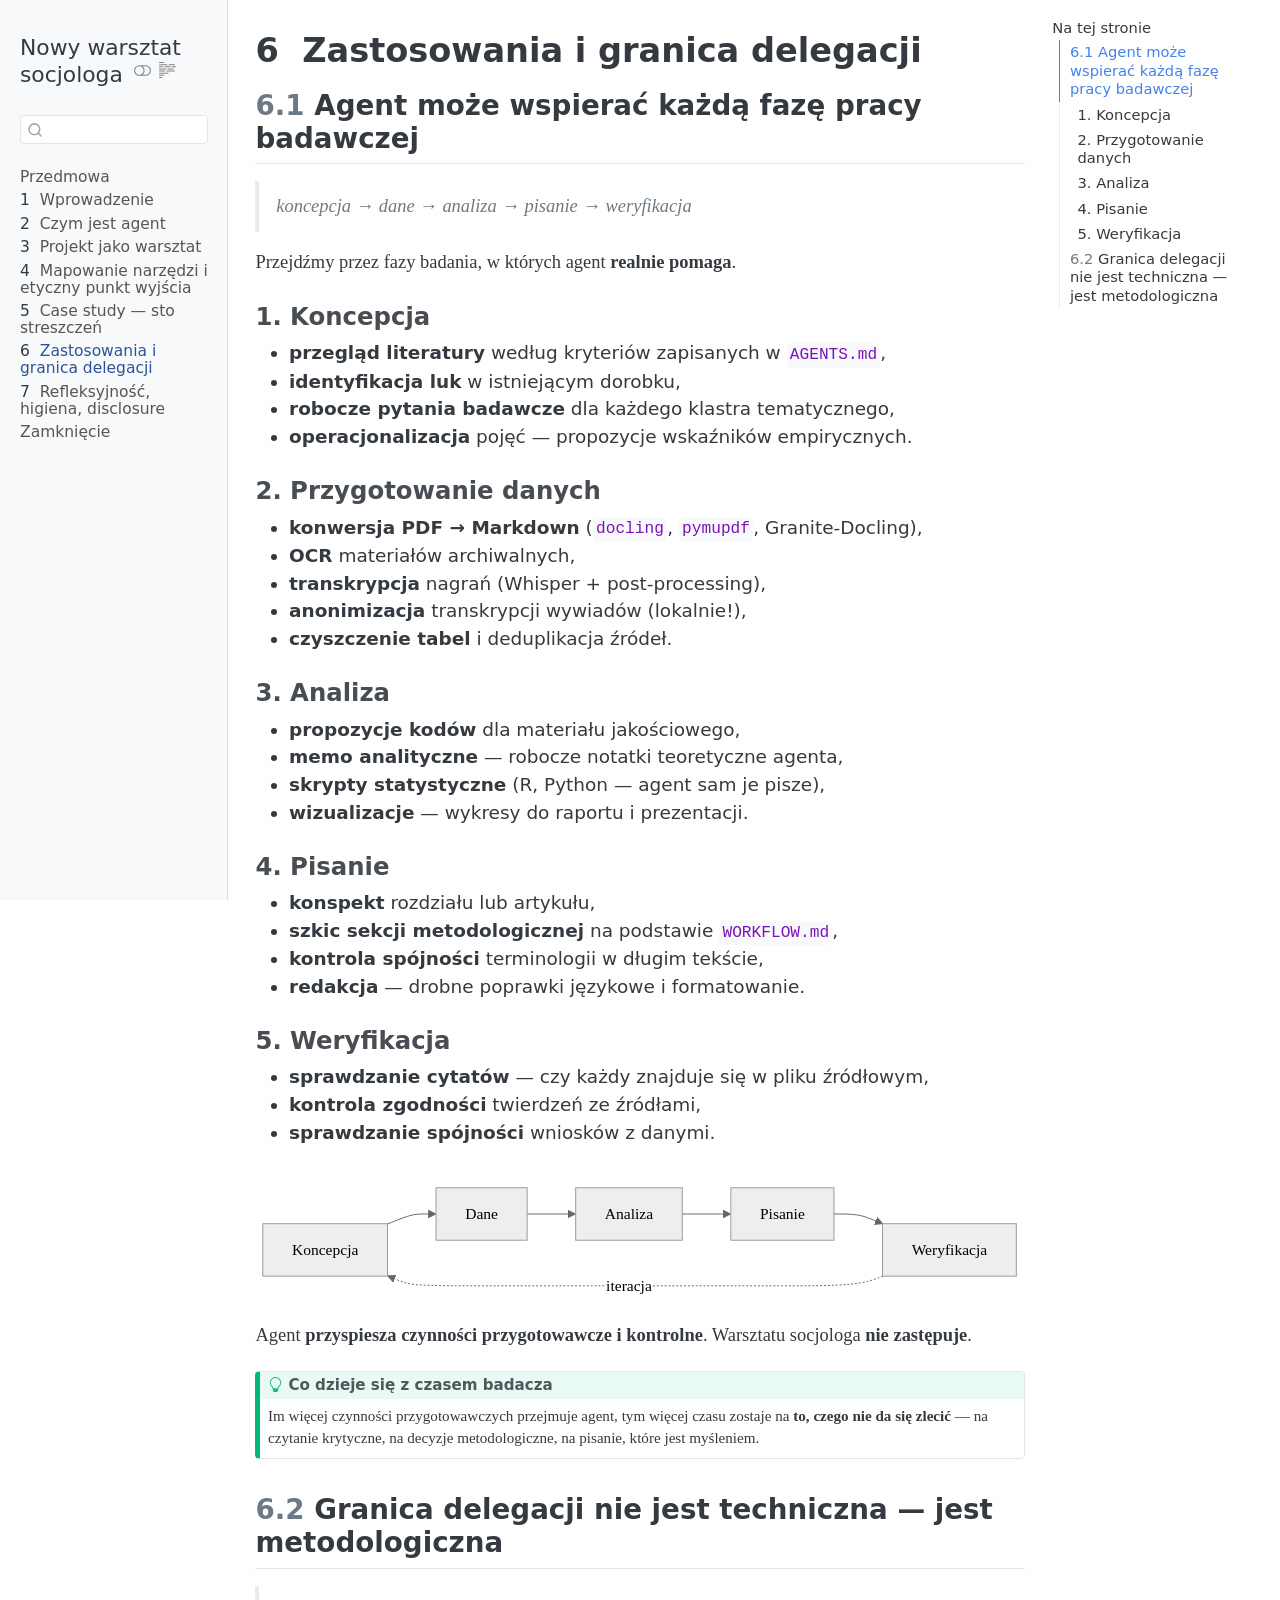
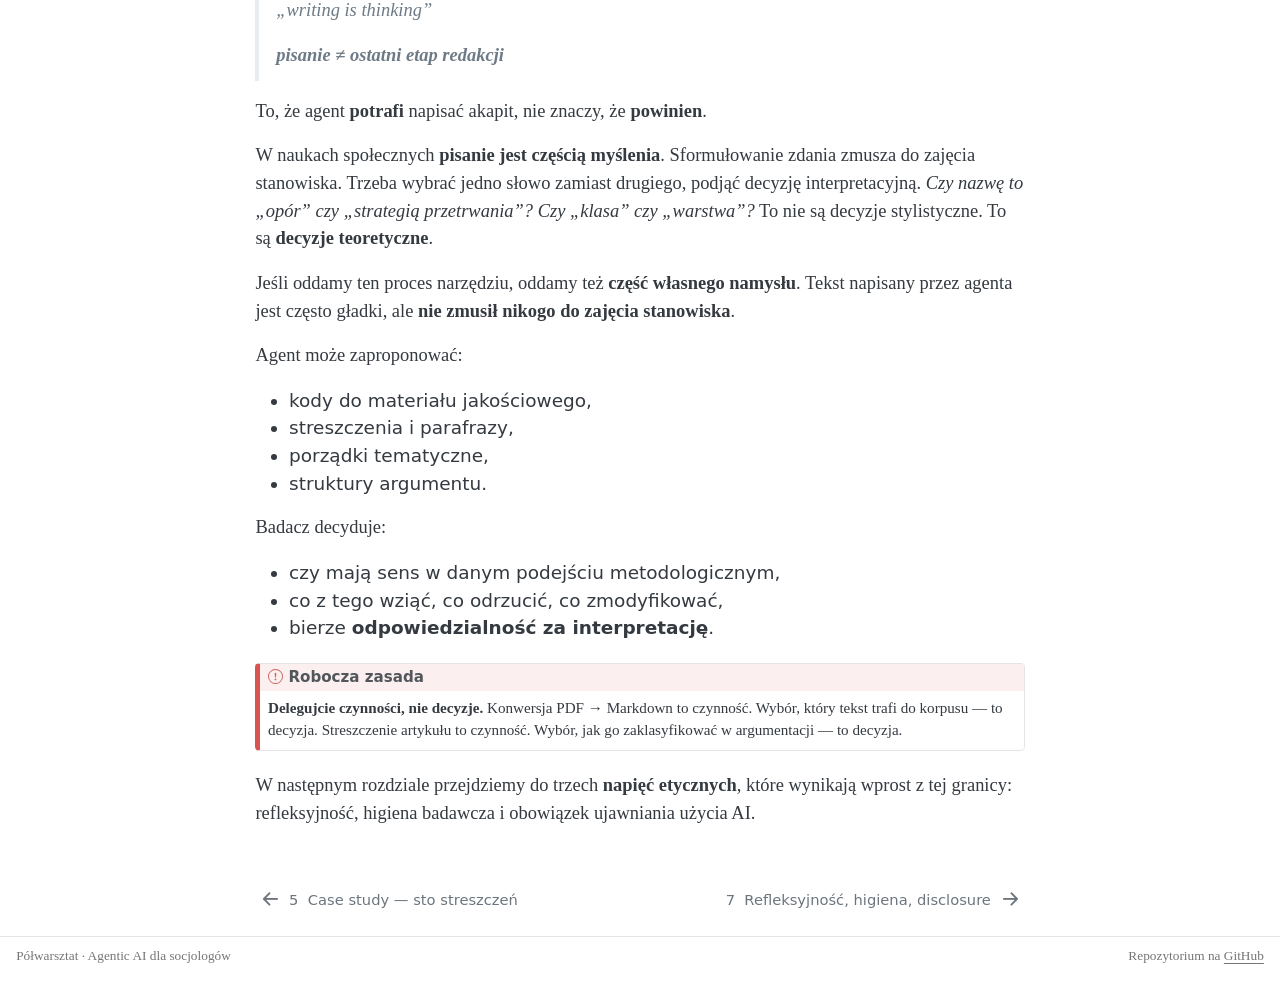
<file: 06-zastosowania.html>
<!DOCTYPE html>
<html xmlns="http://www.w3.org/1999/xhtml" lang="pl" xml:lang="pl"><head>

<meta charset="utf-8">
<meta name="generator" content="quarto-1.6.40">

<meta name="viewport" content="width=device-width, initial-scale=1.0, user-scalable=yes">


<title>6&nbsp; Zastosowania i granica delegacji – Nowy warsztat socjologa</title>
<style>
code{white-space: pre-wrap;}
span.smallcaps{font-variant: small-caps;}
div.columns{display: flex; gap: min(4vw, 1.5em);}
div.column{flex: auto; overflow-x: auto;}
div.hanging-indent{margin-left: 1.5em; text-indent: -1.5em;}
ul.task-list{list-style: none;}
ul.task-list li input[type="checkbox"] {
  width: 0.8em;
  margin: 0 0.8em 0.2em -1em; /* quarto-specific, see https://github.com/quarto-dev/quarto-cli/issues/4556 */ 
  vertical-align: middle;
}
</style>


<script src="site_libs/quarto-nav/quarto-nav.js"></script>
<script src="site_libs/quarto-nav/headroom.min.js"></script>
<script src="site_libs/clipboard/clipboard.min.js"></script>
<script src="site_libs/quarto-search/autocomplete.umd.js"></script>
<script src="site_libs/quarto-search/fuse.min.js"></script>
<script src="site_libs/quarto-search/quarto-search.js"></script>
<meta name="quarto:offset" content="./">
<link href="./07-friction.html" rel="next">
<link href="./05-case-study.html" rel="prev">
<script src="site_libs/quarto-html/quarto.js"></script>
<script src="site_libs/quarto-html/popper.min.js"></script>
<script src="site_libs/quarto-html/tippy.umd.min.js"></script>
<script src="site_libs/quarto-html/anchor.min.js"></script>
<link href="site_libs/quarto-html/tippy.css" rel="stylesheet">
<link href="site_libs/quarto-html/quarto-syntax-highlighting-549806ee2085284f45b00abea8c6df48.css" rel="stylesheet" class="quarto-color-scheme" id="quarto-text-highlighting-styles">
<link href="site_libs/quarto-html/quarto-syntax-highlighting-dark-8ea72dc5fed832574809a9c94082fbbb.css" rel="prefetch" class="quarto-color-scheme quarto-color-alternate" id="quarto-text-highlighting-styles">
<script src="site_libs/bootstrap/bootstrap.min.js"></script>
<link href="site_libs/bootstrap/bootstrap-icons.css" rel="stylesheet">
<link href="site_libs/bootstrap/bootstrap-84f61140578a88987d3c018cc6b1b6c8.min.css" rel="stylesheet" append-hash="true" class="quarto-color-scheme" id="quarto-bootstrap" data-mode="light">
<link href="site_libs/bootstrap/bootstrap-dark-3d82178b4029b79cf09e392977d02663.min.css" rel="prefetch" append-hash="true" class="quarto-color-scheme quarto-color-alternate" id="quarto-bootstrap" data-mode="dark">
<script id="quarto-search-options" type="application/json">{
  "location": "sidebar",
  "copy-button": false,
  "collapse-after": 3,
  "panel-placement": "start",
  "type": "textbox",
  "limit": 50,
  "keyboard-shortcut": [
    "f",
    "/",
    "s"
  ],
  "show-item-context": false,
  "language": {
    "search-no-results-text": "Brak wyników",
    "search-matching-documents-text": "dopasowane dokumenty",
    "search-copy-link-title": "Kopiuj link do wyszukiwania",
    "search-hide-matches-text": "Ukryj dodatkowe dopasowania",
    "search-more-match-text": "więcej dopasowań w tym dokumencie",
    "search-more-matches-text": "więcej dopasowań w tym dokumencie",
    "search-clear-button-title": "Wyczyść",
    "search-text-placeholder": "",
    "search-detached-cancel-button-title": "Anuluj",
    "search-submit-button-title": "Zatwierdź",
    "search-label": "Szukaj"
  }
}</script>
<style>html{ scroll-behavior: smooth; }</style>
<meta name="mermaid-theme" content="neutral">
<script src="site_libs/quarto-diagram/mermaid.min.js"></script>
<script src="site_libs/quarto-diagram/mermaid-init.js"></script>
<link href="site_libs/quarto-diagram/mermaid.css" rel="stylesheet">


</head>

<body class="nav-sidebar docked">

<div id="quarto-search-results"></div>
  <header id="quarto-header" class="headroom fixed-top">
  <nav class="quarto-secondary-nav">
    <div class="container-fluid d-flex">
      <button type="button" class="quarto-btn-toggle btn" data-bs-toggle="collapse" role="button" data-bs-target=".quarto-sidebar-collapse-item" aria-controls="quarto-sidebar" aria-expanded="false" aria-label="Przełącz pasek boczny" onclick="if (window.quartoToggleHeadroom) { window.quartoToggleHeadroom(); }">
        <i class="bi bi-layout-text-sidebar-reverse"></i>
      </button>
        <nav class="quarto-page-breadcrumbs" aria-label="breadcrumb"><ol class="breadcrumb"><li class="breadcrumb-item"><a href="./06-zastosowania.html"><span class="chapter-number">6</span>&nbsp; <span class="chapter-title">Zastosowania i granica delegacji</span></a></li></ol></nav>
        <a class="flex-grow-1" role="navigation" data-bs-toggle="collapse" data-bs-target=".quarto-sidebar-collapse-item" aria-controls="quarto-sidebar" aria-expanded="false" aria-label="Przełącz pasek boczny" onclick="if (window.quartoToggleHeadroom) { window.quartoToggleHeadroom(); }">      
        </a>
      <button type="button" class="btn quarto-search-button" aria-label="Szukaj" onclick="window.quartoOpenSearch();">
        <i class="bi bi-search"></i>
      </button>
    </div>
  </nav>
</header>
<!-- content -->
<div id="quarto-content" class="quarto-container page-columns page-rows-contents page-layout-article">
<!-- sidebar -->
  <nav id="quarto-sidebar" class="sidebar collapse collapse-horizontal quarto-sidebar-collapse-item sidebar-navigation docked overflow-auto">
    <div class="pt-lg-2 mt-2 text-left sidebar-header">
    <div class="sidebar-title mb-0 py-0">
      <a href="./">Nowy warsztat socjologa</a> 
        <div class="sidebar-tools-main">
  <a href="" class="quarto-color-scheme-toggle quarto-navigation-tool  px-1" onclick="window.quartoToggleColorScheme(); return false;" title="Przełącz tryb ciemny"><i class="bi"></i></a>
  <a href="" class="quarto-reader-toggle quarto-navigation-tool px-1" onclick="window.quartoToggleReader(); return false;" title="Przełącz tryb czytnika">
  <div class="quarto-reader-toggle-btn">
  <i class="bi"></i>
  </div>
</a>
</div>
    </div>
      </div>
        <div class="mt-2 flex-shrink-0 align-items-center">
        <div class="sidebar-search">
        <div id="quarto-search" class="" title="Szukaj"></div>
        </div>
        </div>
    <div class="sidebar-menu-container"> 
    <ul class="list-unstyled mt-1">
        <li class="sidebar-item">
  <div class="sidebar-item-container"> 
  <a href="./index.html" class="sidebar-item-text sidebar-link">
 <span class="menu-text">Przedmowa</span></a>
  </div>
</li>
        <li class="sidebar-item">
  <div class="sidebar-item-container"> 
  <a href="./01-wprowadzenie.html" class="sidebar-item-text sidebar-link">
 <span class="menu-text"><span class="chapter-number">1</span>&nbsp; <span class="chapter-title">Wprowadzenie</span></span></a>
  </div>
</li>
        <li class="sidebar-item">
  <div class="sidebar-item-container"> 
  <a href="./02-czym-jest-agent.html" class="sidebar-item-text sidebar-link">
 <span class="menu-text"><span class="chapter-number">2</span>&nbsp; <span class="chapter-title">Czym jest agent</span></span></a>
  </div>
</li>
        <li class="sidebar-item">
  <div class="sidebar-item-container"> 
  <a href="./03-projekt.html" class="sidebar-item-text sidebar-link">
 <span class="menu-text"><span class="chapter-number">3</span>&nbsp; <span class="chapter-title">Projekt jako warsztat</span></span></a>
  </div>
</li>
        <li class="sidebar-item">
  <div class="sidebar-item-container"> 
  <a href="./04-krajobraz.html" class="sidebar-item-text sidebar-link">
 <span class="menu-text"><span class="chapter-number">4</span>&nbsp; <span class="chapter-title">Mapowanie narzędzi i etyczny punkt wyjścia</span></span></a>
  </div>
</li>
        <li class="sidebar-item">
  <div class="sidebar-item-container"> 
  <a href="./05-case-study.html" class="sidebar-item-text sidebar-link">
 <span class="menu-text"><span class="chapter-number">5</span>&nbsp; <span class="chapter-title">Case study — sto streszczeń</span></span></a>
  </div>
</li>
        <li class="sidebar-item">
  <div class="sidebar-item-container"> 
  <a href="./06-zastosowania.html" class="sidebar-item-text sidebar-link active">
 <span class="menu-text"><span class="chapter-number">6</span>&nbsp; <span class="chapter-title">Zastosowania i granica delegacji</span></span></a>
  </div>
</li>
        <li class="sidebar-item">
  <div class="sidebar-item-container"> 
  <a href="./07-friction.html" class="sidebar-item-text sidebar-link">
 <span class="menu-text"><span class="chapter-number">7</span>&nbsp; <span class="chapter-title">Refleksyjność, higiena, disclosure</span></span></a>
  </div>
</li>
        <li class="sidebar-item">
  <div class="sidebar-item-container"> 
  <a href="./08-zamkniecie.html" class="sidebar-item-text sidebar-link">
 <span class="menu-text">Zamknięcie</span></a>
  </div>
</li>
    </ul>
    </div>
</nav>
<div id="quarto-sidebar-glass" class="quarto-sidebar-collapse-item" data-bs-toggle="collapse" data-bs-target=".quarto-sidebar-collapse-item"></div>
<!-- margin-sidebar -->
    <div id="quarto-margin-sidebar" class="sidebar margin-sidebar">
        <nav id="TOC" role="doc-toc" class="toc-active">
    <h2 id="toc-title">Na tej stronie</h2>
   
  <ul>
  <li><a href="#agent-może-wspierać-każdą-fazę-pracy-badawczej" id="toc-agent-może-wspierać-każdą-fazę-pracy-badawczej" class="nav-link active" data-scroll-target="#agent-może-wspierać-każdą-fazę-pracy-badawczej"><span class="header-section-number">6.1</span> Agent może wspierać każdą fazę pracy badawczej</a>
  <ul class="collapse">
  <li><a href="#koncepcja" id="toc-koncepcja" class="nav-link" data-scroll-target="#koncepcja">1. Koncepcja</a></li>
  <li><a href="#przygotowanie-danych" id="toc-przygotowanie-danych" class="nav-link" data-scroll-target="#przygotowanie-danych">2. Przygotowanie danych</a></li>
  <li><a href="#analiza" id="toc-analiza" class="nav-link" data-scroll-target="#analiza">3. Analiza</a></li>
  <li><a href="#pisanie" id="toc-pisanie" class="nav-link" data-scroll-target="#pisanie">4. Pisanie</a></li>
  <li><a href="#weryfikacja" id="toc-weryfikacja" class="nav-link" data-scroll-target="#weryfikacja">5. Weryfikacja</a></li>
  </ul></li>
  <li><a href="#granica-delegacji-nie-jest-techniczna-jest-metodologiczna" id="toc-granica-delegacji-nie-jest-techniczna-jest-metodologiczna" class="nav-link" data-scroll-target="#granica-delegacji-nie-jest-techniczna-jest-metodologiczna"><span class="header-section-number">6.2</span> Granica delegacji nie jest techniczna — jest metodologiczna</a></li>
  </ul>
</nav>
    </div>
<!-- main -->
<main class="content" id="quarto-document-content">

<header id="title-block-header" class="quarto-title-block default">
<div class="quarto-title">
<h1 class="title"><span class="chapter-number">6</span>&nbsp; <span class="chapter-title">Zastosowania i granica delegacji</span></h1>
</div>



<div class="quarto-title-meta">

    
  
    
  </div>
  


</header>


<section id="agent-może-wspierać-każdą-fazę-pracy-badawczej" class="level2" data-number="6.1">
<h2 data-number="6.1" class="anchored" data-anchor-id="agent-może-wspierać-każdą-fazę-pracy-badawczej"><span class="header-section-number">6.1</span> Agent może wspierać każdą fazę pracy badawczej</h2>
<blockquote class="blockquote">
<p>koncepcja → dane → analiza → pisanie → weryfikacja</p>
</blockquote>
<p>Przejdźmy przez fazy badania, w których agent <strong>realnie pomaga</strong>.</p>
<section id="koncepcja" class="level3">
<h3 class="anchored" data-anchor-id="koncepcja">1. Koncepcja</h3>
<ul>
<li><strong>przegląd literatury</strong> według kryteriów zapisanych w <code>AGENTS.md</code>,</li>
<li><strong>identyfikacja luk</strong> w istniejącym dorobku,</li>
<li><strong>robocze pytania badawcze</strong> dla każdego klastra tematycznego,</li>
<li><strong>operacjonalizacja</strong> pojęć — propozycje wskaźników empirycznych.</li>
</ul>
</section>
<section id="przygotowanie-danych" class="level3">
<h3 class="anchored" data-anchor-id="przygotowanie-danych">2. Przygotowanie danych</h3>
<ul>
<li><strong>konwersja PDF → Markdown</strong> (<code>docling</code>, <code>pymupdf</code>, Granite-Docling),</li>
<li><strong>OCR</strong> materiałów archiwalnych,</li>
<li><strong>transkrypcja</strong> nagrań (Whisper + post-processing),</li>
<li><strong>anonimizacja</strong> transkrypcji wywiadów (lokalnie!),</li>
<li><strong>czyszczenie tabel</strong> i deduplikacja źródeł.</li>
</ul>
</section>
<section id="analiza" class="level3">
<h3 class="anchored" data-anchor-id="analiza">3. Analiza</h3>
<ul>
<li><strong>propozycje kodów</strong> dla materiału jakościowego,</li>
<li><strong>memo analityczne</strong> — robocze notatki teoretyczne agenta,</li>
<li><strong>skrypty statystyczne</strong> (R, Python — agent sam je pisze),</li>
<li><strong>wizualizacje</strong> — wykresy do raportu i prezentacji.</li>
</ul>
</section>
<section id="pisanie" class="level3">
<h3 class="anchored" data-anchor-id="pisanie">4. Pisanie</h3>
<ul>
<li><strong>konspekt</strong> rozdziału lub artykułu,</li>
<li><strong>szkic sekcji metodologicznej</strong> na podstawie <code>WORKFLOW.md</code>,</li>
<li><strong>kontrola spójności</strong> terminologii w długim tekście,</li>
<li><strong>redakcja</strong> — drobne poprawki językowe i formatowanie.</li>
</ul>
</section>
<section id="weryfikacja" class="level3">
<h3 class="anchored" data-anchor-id="weryfikacja">5. Weryfikacja</h3>
<ul>
<li><strong>sprawdzanie cytatów</strong> — czy każdy znajduje się w pliku źródłowym,</li>
<li><strong>kontrola zgodności</strong> twierdzeń ze źródłami,</li>
<li><strong>sprawdzanie spójności</strong> wniosków z danymi.</li>
</ul>
<div class="cell" data-layout-align="default">
<div class="cell-output-display">
<div>
<p></p><figure class="figure"><p></p>
<div>
<pre class="mermaid mermaid-js">flowchart LR
    K[Koncepcja] --&gt; D[Dane]
    D --&gt; A[Analiza]
    A --&gt; P[Pisanie]
    P --&gt; W[Weryfikacja]
    W -.-&gt;|iteracja| K
</pre>
</div>
<p></p></figure><p></p>
</div>
</div>
</div>
<p>Agent <strong>przyspiesza czynności przygotowawcze i kontrolne</strong>. Warsztatu socjologa <strong>nie zastępuje</strong>.</p>
<div class="callout callout-style-default callout-tip callout-titled" title="Co dzieje się z czasem badacza">
<div class="callout-header d-flex align-content-center">
<div class="callout-icon-container">
<i class="callout-icon"></i>
</div>
<div class="callout-title-container flex-fill">
Co dzieje się z czasem badacza
</div>
</div>
<div class="callout-body-container callout-body">
<p>Im więcej czynności przygotowawczych przejmuje agent, tym więcej czasu zostaje na <strong>to, czego nie da się zlecić</strong> — na czytanie krytyczne, na decyzje metodologiczne, na pisanie, które jest myśleniem.</p>
</div>
</div>
</section>
</section>
<section id="granica-delegacji-nie-jest-techniczna-jest-metodologiczna" class="level2" data-number="6.2">
<h2 data-number="6.2" class="anchored" data-anchor-id="granica-delegacji-nie-jest-techniczna-jest-metodologiczna"><span class="header-section-number">6.2</span> Granica delegacji nie jest techniczna — jest metodologiczna</h2>
<blockquote class="blockquote">
<p><em>„writing is thinking”</em></p>
<p><strong>pisanie ≠ ostatni etap redakcji</strong></p>
</blockquote>
<p>To, że agent <strong>potrafi</strong> napisać akapit, nie znaczy, że <strong>powinien</strong>.</p>
<p>W naukach społecznych <strong>pisanie jest częścią myślenia</strong>. Sformułowanie zdania zmusza do zajęcia stanowiska. Trzeba wybrać jedno słowo zamiast drugiego, podjąć decyzję interpretacyjną. <em>Czy nazwę to „opór” czy „strategią przetrwania”? Czy „klasa” czy „warstwa”?</em> To nie są decyzje stylistyczne. To są <strong>decyzje teoretyczne</strong>.</p>
<p>Jeśli oddamy ten proces narzędziu, oddamy też <strong>część własnego namysłu</strong>. Tekst napisany przez agenta jest często gładki, ale <strong>nie zmusił nikogo do zajęcia stanowiska</strong>.</p>
<p>Agent może zaproponować:</p>
<ul>
<li>kody do materiału jakościowego,</li>
<li>streszczenia i parafrazy,</li>
<li>porządki tematyczne,</li>
<li>struktury argumentu.</li>
</ul>
<p>Badacz decyduje:</p>
<ul>
<li>czy mają sens w danym podejściu metodologicznym,</li>
<li>co z tego wziąć, co odrzucić, co zmodyfikować,</li>
<li>bierze <strong>odpowiedzialność za interpretację</strong>.</li>
</ul>
<div class="callout callout-style-default callout-important callout-titled" title="Robocza zasada">
<div class="callout-header d-flex align-content-center">
<div class="callout-icon-container">
<i class="callout-icon"></i>
</div>
<div class="callout-title-container flex-fill">
Robocza zasada
</div>
</div>
<div class="callout-body-container callout-body">
<p><strong>Delegujcie czynności, nie decyzje.</strong> Konwersja PDF → Markdown to czynność. Wybór, który tekst trafi do korpusu — to decyzja. Streszczenie artykułu to czynność. Wybór, jak go zaklasyfikować w argumentacji — to decyzja.</p>
</div>
</div>
<p>W następnym rozdziale przejdziemy do trzech <strong>napięć etycznych</strong>, które wynikają wprost z tej granicy: refleksyjność, higiena badawcza i obowiązek ujawniania użycia AI.</p>


</section>

</main> <!-- /main -->
<script id="quarto-html-after-body" type="application/javascript">
window.document.addEventListener("DOMContentLoaded", function (event) {
  const toggleBodyColorMode = (bsSheetEl) => {
    const mode = bsSheetEl.getAttribute("data-mode");
    const bodyEl = window.document.querySelector("body");
    if (mode === "dark") {
      bodyEl.classList.add("quarto-dark");
      bodyEl.classList.remove("quarto-light");
    } else {
      bodyEl.classList.add("quarto-light");
      bodyEl.classList.remove("quarto-dark");
    }
  }
  const toggleBodyColorPrimary = () => {
    const bsSheetEl = window.document.querySelector("link#quarto-bootstrap");
    if (bsSheetEl) {
      toggleBodyColorMode(bsSheetEl);
    }
  }
  toggleBodyColorPrimary();  
  const disableStylesheet = (stylesheets) => {
    for (let i=0; i < stylesheets.length; i++) {
      const stylesheet = stylesheets[i];
      stylesheet.rel = 'prefetch';
    }
  }
  const enableStylesheet = (stylesheets) => {
    for (let i=0; i < stylesheets.length; i++) {
      const stylesheet = stylesheets[i];
      stylesheet.rel = 'stylesheet';
    }
  }
  const manageTransitions = (selector, allowTransitions) => {
    const els = window.document.querySelectorAll(selector);
    for (let i=0; i < els.length; i++) {
      const el = els[i];
      if (allowTransitions) {
        el.classList.remove('notransition');
      } else {
        el.classList.add('notransition');
      }
    }
  }
  const toggleGiscusIfUsed = (isAlternate, darkModeDefault) => {
    const baseTheme = document.querySelector('#giscus-base-theme')?.value ?? 'light';
    const alternateTheme = document.querySelector('#giscus-alt-theme')?.value ?? 'dark';
    let newTheme = '';
    if(darkModeDefault) {
      newTheme = isAlternate ? baseTheme : alternateTheme;
    } else {
      newTheme = isAlternate ? alternateTheme : baseTheme;
    }
    const changeGiscusTheme = () => {
      // From: https://github.com/giscus/giscus/issues/336
      const sendMessage = (message) => {
        const iframe = document.querySelector('iframe.giscus-frame');
        if (!iframe) return;
        iframe.contentWindow.postMessage({ giscus: message }, 'https://giscus.app');
      }
      sendMessage({
        setConfig: {
          theme: newTheme
        }
      });
    }
    const isGiscussLoaded = window.document.querySelector('iframe.giscus-frame') !== null;
    if (isGiscussLoaded) {
      changeGiscusTheme();
    }
  }
  const toggleColorMode = (alternate) => {
    // Switch the stylesheets
    const alternateStylesheets = window.document.querySelectorAll('link.quarto-color-scheme.quarto-color-alternate');
    manageTransitions('#quarto-margin-sidebar .nav-link', false);
    if (alternate) {
      enableStylesheet(alternateStylesheets);
      for (const sheetNode of alternateStylesheets) {
        if (sheetNode.id === "quarto-bootstrap") {
          toggleBodyColorMode(sheetNode);
        }
      }
    } else {
      disableStylesheet(alternateStylesheets);
      toggleBodyColorPrimary();
    }
    manageTransitions('#quarto-margin-sidebar .nav-link', true);
    // Switch the toggles
    const toggles = window.document.querySelectorAll('.quarto-color-scheme-toggle');
    for (let i=0; i < toggles.length; i++) {
      const toggle = toggles[i];
      if (toggle) {
        if (alternate) {
          toggle.classList.add("alternate");     
        } else {
          toggle.classList.remove("alternate");
        }
      }
    }
    // Hack to workaround the fact that safari doesn't
    // properly recolor the scrollbar when toggling (#1455)
    if (navigator.userAgent.indexOf('Safari') > 0 && navigator.userAgent.indexOf('Chrome') == -1) {
      manageTransitions("body", false);
      window.scrollTo(0, 1);
      setTimeout(() => {
        window.scrollTo(0, 0);
        manageTransitions("body", true);
      }, 40);  
    }
  }
  const isFileUrl = () => { 
    return window.location.protocol === 'file:';
  }
  const hasAlternateSentinel = () => {  
    let styleSentinel = getColorSchemeSentinel();
    if (styleSentinel !== null) {
      return styleSentinel === "alternate";
    } else {
      return false;
    }
  }
  const setStyleSentinel = (alternate) => {
    const value = alternate ? "alternate" : "default";
    if (!isFileUrl()) {
      window.localStorage.setItem("quarto-color-scheme", value);
    } else {
      localAlternateSentinel = value;
    }
  }
  const getColorSchemeSentinel = () => {
    if (!isFileUrl()) {
      const storageValue = window.localStorage.getItem("quarto-color-scheme");
      return storageValue != null ? storageValue : localAlternateSentinel;
    } else {
      return localAlternateSentinel;
    }
  }
  const darkModeDefault = false;
  let localAlternateSentinel = darkModeDefault ? 'alternate' : 'default';
  // Dark / light mode switch
  window.quartoToggleColorScheme = () => {
    // Read the current dark / light value 
    let toAlternate = !hasAlternateSentinel();
    toggleColorMode(toAlternate);
    setStyleSentinel(toAlternate);
    toggleGiscusIfUsed(toAlternate, darkModeDefault);
  };
  // Ensure there is a toggle, if there isn't float one in the top right
  if (window.document.querySelector('.quarto-color-scheme-toggle') === null) {
    const a = window.document.createElement('a');
    a.classList.add('top-right');
    a.classList.add('quarto-color-scheme-toggle');
    a.href = "";
    a.onclick = function() { try { window.quartoToggleColorScheme(); } catch {} return false; };
    const i = window.document.createElement("i");
    i.classList.add('bi');
    a.appendChild(i);
    window.document.body.appendChild(a);
  }
  // Switch to dark mode if need be
  if (hasAlternateSentinel()) {
    toggleColorMode(true);
  } else {
    toggleColorMode(false);
  }
  const icon = "";
  const anchorJS = new window.AnchorJS();
  anchorJS.options = {
    placement: 'right',
    icon: icon
  };
  anchorJS.add('.anchored');
  const isCodeAnnotation = (el) => {
    for (const clz of el.classList) {
      if (clz.startsWith('code-annotation-')) {                     
        return true;
      }
    }
    return false;
  }
  const onCopySuccess = function(e) {
    // button target
    const button = e.trigger;
    // don't keep focus
    button.blur();
    // flash "checked"
    button.classList.add('code-copy-button-checked');
    var currentTitle = button.getAttribute("title");
    button.setAttribute("title", "Skopiowano!");
    let tooltip;
    if (window.bootstrap) {
      button.setAttribute("data-bs-toggle", "tooltip");
      button.setAttribute("data-bs-placement", "left");
      button.setAttribute("data-bs-title", "Skopiowano!");
      tooltip = new bootstrap.Tooltip(button, 
        { trigger: "manual", 
          customClass: "code-copy-button-tooltip",
          offset: [0, -8]});
      tooltip.show();    
    }
    setTimeout(function() {
      if (tooltip) {
        tooltip.hide();
        button.removeAttribute("data-bs-title");
        button.removeAttribute("data-bs-toggle");
        button.removeAttribute("data-bs-placement");
      }
      button.setAttribute("title", currentTitle);
      button.classList.remove('code-copy-button-checked');
    }, 1000);
    // clear code selection
    e.clearSelection();
  }
  const getTextToCopy = function(trigger) {
      const codeEl = trigger.previousElementSibling.cloneNode(true);
      for (const childEl of codeEl.children) {
        if (isCodeAnnotation(childEl)) {
          childEl.remove();
        }
      }
      return codeEl.innerText;
  }
  const clipboard = new window.ClipboardJS('.code-copy-button:not([data-in-quarto-modal])', {
    text: getTextToCopy
  });
  clipboard.on('success', onCopySuccess);
  if (window.document.getElementById('quarto-embedded-source-code-modal')) {
    const clipboardModal = new window.ClipboardJS('.code-copy-button[data-in-quarto-modal]', {
      text: getTextToCopy,
      container: window.document.getElementById('quarto-embedded-source-code-modal')
    });
    clipboardModal.on('success', onCopySuccess);
  }
    var localhostRegex = new RegExp(/^(?:http|https):\/\/localhost\:?[0-9]*\//);
    var mailtoRegex = new RegExp(/^mailto:/);
      var filterRegex = new RegExp('/' + window.location.host + '/');
    var isInternal = (href) => {
        return filterRegex.test(href) || localhostRegex.test(href) || mailtoRegex.test(href);
    }
    // Inspect non-navigation links and adorn them if external
 	var links = window.document.querySelectorAll('a[href]:not(.nav-link):not(.navbar-brand):not(.toc-action):not(.sidebar-link):not(.sidebar-item-toggle):not(.pagination-link):not(.no-external):not([aria-hidden]):not(.dropdown-item):not(.quarto-navigation-tool):not(.about-link)');
    for (var i=0; i<links.length; i++) {
      const link = links[i];
      if (!isInternal(link.href)) {
        // undo the damage that might have been done by quarto-nav.js in the case of
        // links that we want to consider external
        if (link.dataset.originalHref !== undefined) {
          link.href = link.dataset.originalHref;
        }
      }
    }
  function tippyHover(el, contentFn, onTriggerFn, onUntriggerFn) {
    const config = {
      allowHTML: true,
      maxWidth: 500,
      delay: 100,
      arrow: false,
      appendTo: function(el) {
          return el.parentElement;
      },
      interactive: true,
      interactiveBorder: 10,
      theme: 'quarto',
      placement: 'bottom-start',
    };
    if (contentFn) {
      config.content = contentFn;
    }
    if (onTriggerFn) {
      config.onTrigger = onTriggerFn;
    }
    if (onUntriggerFn) {
      config.onUntrigger = onUntriggerFn;
    }
    window.tippy(el, config); 
  }
  const noterefs = window.document.querySelectorAll('a[role="doc-noteref"]');
  for (var i=0; i<noterefs.length; i++) {
    const ref = noterefs[i];
    tippyHover(ref, function() {
      // use id or data attribute instead here
      let href = ref.getAttribute('data-footnote-href') || ref.getAttribute('href');
      try { href = new URL(href).hash; } catch {}
      const id = href.replace(/^#\/?/, "");
      const note = window.document.getElementById(id);
      if (note) {
        return note.innerHTML;
      } else {
        return "";
      }
    });
  }
  const xrefs = window.document.querySelectorAll('a.quarto-xref');
  const processXRef = (id, note) => {
    // Strip column container classes
    const stripColumnClz = (el) => {
      el.classList.remove("page-full", "page-columns");
      if (el.children) {
        for (const child of el.children) {
          stripColumnClz(child);
        }
      }
    }
    stripColumnClz(note)
    if (id === null || id.startsWith('sec-')) {
      // Special case sections, only their first couple elements
      const container = document.createElement("div");
      if (note.children && note.children.length > 2) {
        container.appendChild(note.children[0].cloneNode(true));
        for (let i = 1; i < note.children.length; i++) {
          const child = note.children[i];
          if (child.tagName === "P" && child.innerText === "") {
            continue;
          } else {
            container.appendChild(child.cloneNode(true));
            break;
          }
        }
        if (window.Quarto?.typesetMath) {
          window.Quarto.typesetMath(container);
        }
        return container.innerHTML
      } else {
        if (window.Quarto?.typesetMath) {
          window.Quarto.typesetMath(note);
        }
        return note.innerHTML;
      }
    } else {
      // Remove any anchor links if they are present
      const anchorLink = note.querySelector('a.anchorjs-link');
      if (anchorLink) {
        anchorLink.remove();
      }
      if (window.Quarto?.typesetMath) {
        window.Quarto.typesetMath(note);
      }
      if (note.classList.contains("callout")) {
        return note.outerHTML;
      } else {
        return note.innerHTML;
      }
    }
  }
  for (var i=0; i<xrefs.length; i++) {
    const xref = xrefs[i];
    tippyHover(xref, undefined, function(instance) {
      instance.disable();
      let url = xref.getAttribute('href');
      let hash = undefined; 
      if (url.startsWith('#')) {
        hash = url;
      } else {
        try { hash = new URL(url).hash; } catch {}
      }
      if (hash) {
        const id = hash.replace(/^#\/?/, "");
        const note = window.document.getElementById(id);
        if (note !== null) {
          try {
            const html = processXRef(id, note.cloneNode(true));
            instance.setContent(html);
          } finally {
            instance.enable();
            instance.show();
          }
        } else {
          // See if we can fetch this
          fetch(url.split('#')[0])
          .then(res => res.text())
          .then(html => {
            const parser = new DOMParser();
            const htmlDoc = parser.parseFromString(html, "text/html");
            const note = htmlDoc.getElementById(id);
            if (note !== null) {
              const html = processXRef(id, note);
              instance.setContent(html);
            } 
          }).finally(() => {
            instance.enable();
            instance.show();
          });
        }
      } else {
        // See if we can fetch a full url (with no hash to target)
        // This is a special case and we should probably do some content thinning / targeting
        fetch(url)
        .then(res => res.text())
        .then(html => {
          const parser = new DOMParser();
          const htmlDoc = parser.parseFromString(html, "text/html");
          const note = htmlDoc.querySelector('main.content');
          if (note !== null) {
            // This should only happen for chapter cross references
            // (since there is no id in the URL)
            // remove the first header
            if (note.children.length > 0 && note.children[0].tagName === "HEADER") {
              note.children[0].remove();
            }
            const html = processXRef(null, note);
            instance.setContent(html);
          } 
        }).finally(() => {
          instance.enable();
          instance.show();
        });
      }
    }, function(instance) {
    });
  }
      let selectedAnnoteEl;
      const selectorForAnnotation = ( cell, annotation) => {
        let cellAttr = 'data-code-cell="' + cell + '"';
        let lineAttr = 'data-code-annotation="' +  annotation + '"';
        const selector = 'span[' + cellAttr + '][' + lineAttr + ']';
        return selector;
      }
      const selectCodeLines = (annoteEl) => {
        const doc = window.document;
        const targetCell = annoteEl.getAttribute("data-target-cell");
        const targetAnnotation = annoteEl.getAttribute("data-target-annotation");
        const annoteSpan = window.document.querySelector(selectorForAnnotation(targetCell, targetAnnotation));
        const lines = annoteSpan.getAttribute("data-code-lines").split(",");
        const lineIds = lines.map((line) => {
          return targetCell + "-" + line;
        })
        let top = null;
        let height = null;
        let parent = null;
        if (lineIds.length > 0) {
            //compute the position of the single el (top and bottom and make a div)
            const el = window.document.getElementById(lineIds[0]);
            top = el.offsetTop;
            height = el.offsetHeight;
            parent = el.parentElement.parentElement;
          if (lineIds.length > 1) {
            const lastEl = window.document.getElementById(lineIds[lineIds.length - 1]);
            const bottom = lastEl.offsetTop + lastEl.offsetHeight;
            height = bottom - top;
          }
          if (top !== null && height !== null && parent !== null) {
            // cook up a div (if necessary) and position it 
            let div = window.document.getElementById("code-annotation-line-highlight");
            if (div === null) {
              div = window.document.createElement("div");
              div.setAttribute("id", "code-annotation-line-highlight");
              div.style.position = 'absolute';
              parent.appendChild(div);
            }
            div.style.top = top - 2 + "px";
            div.style.height = height + 4 + "px";
            div.style.left = 0;
            let gutterDiv = window.document.getElementById("code-annotation-line-highlight-gutter");
            if (gutterDiv === null) {
              gutterDiv = window.document.createElement("div");
              gutterDiv.setAttribute("id", "code-annotation-line-highlight-gutter");
              gutterDiv.style.position = 'absolute';
              const codeCell = window.document.getElementById(targetCell);
              const gutter = codeCell.querySelector('.code-annotation-gutter');
              gutter.appendChild(gutterDiv);
            }
            gutterDiv.style.top = top - 2 + "px";
            gutterDiv.style.height = height + 4 + "px";
          }
          selectedAnnoteEl = annoteEl;
        }
      };
      const unselectCodeLines = () => {
        const elementsIds = ["code-annotation-line-highlight", "code-annotation-line-highlight-gutter"];
        elementsIds.forEach((elId) => {
          const div = window.document.getElementById(elId);
          if (div) {
            div.remove();
          }
        });
        selectedAnnoteEl = undefined;
      };
        // Handle positioning of the toggle
    window.addEventListener(
      "resize",
      throttle(() => {
        elRect = undefined;
        if (selectedAnnoteEl) {
          selectCodeLines(selectedAnnoteEl);
        }
      }, 10)
    );
    function throttle(fn, ms) {
    let throttle = false;
    let timer;
      return (...args) => {
        if(!throttle) { // first call gets through
            fn.apply(this, args);
            throttle = true;
        } else { // all the others get throttled
            if(timer) clearTimeout(timer); // cancel #2
            timer = setTimeout(() => {
              fn.apply(this, args);
              timer = throttle = false;
            }, ms);
        }
      };
    }
      // Attach click handler to the DT
      const annoteDls = window.document.querySelectorAll('dt[data-target-cell]');
      for (const annoteDlNode of annoteDls) {
        annoteDlNode.addEventListener('click', (event) => {
          const clickedEl = event.target;
          if (clickedEl !== selectedAnnoteEl) {
            unselectCodeLines();
            const activeEl = window.document.querySelector('dt[data-target-cell].code-annotation-active');
            if (activeEl) {
              activeEl.classList.remove('code-annotation-active');
            }
            selectCodeLines(clickedEl);
            clickedEl.classList.add('code-annotation-active');
          } else {
            // Unselect the line
            unselectCodeLines();
            clickedEl.classList.remove('code-annotation-active');
          }
        });
      }
  const findCites = (el) => {
    const parentEl = el.parentElement;
    if (parentEl) {
      const cites = parentEl.dataset.cites;
      if (cites) {
        return {
          el,
          cites: cites.split(' ')
        };
      } else {
        return findCites(el.parentElement)
      }
    } else {
      return undefined;
    }
  };
  var bibliorefs = window.document.querySelectorAll('a[role="doc-biblioref"]');
  for (var i=0; i<bibliorefs.length; i++) {
    const ref = bibliorefs[i];
    const citeInfo = findCites(ref);
    if (citeInfo) {
      tippyHover(citeInfo.el, function() {
        var popup = window.document.createElement('div');
        citeInfo.cites.forEach(function(cite) {
          var citeDiv = window.document.createElement('div');
          citeDiv.classList.add('hanging-indent');
          citeDiv.classList.add('csl-entry');
          var biblioDiv = window.document.getElementById('ref-' + cite);
          if (biblioDiv) {
            citeDiv.innerHTML = biblioDiv.innerHTML;
          }
          popup.appendChild(citeDiv);
        });
        return popup.innerHTML;
      });
    }
  }
});
</script>
<nav class="page-navigation">
  <div class="nav-page nav-page-previous">
      <a href="./05-case-study.html" class="pagination-link" aria-label="Case study — sto streszczeń">
        <i class="bi bi-arrow-left-short"></i> <span class="nav-page-text"><span class="chapter-number">5</span>&nbsp; <span class="chapter-title">Case study — sto streszczeń</span></span>
      </a>          
  </div>
  <div class="nav-page nav-page-next">
      <a href="./07-friction.html" class="pagination-link" aria-label="Refleksyjność, higiena, disclosure">
        <span class="nav-page-text"><span class="chapter-number">7</span>&nbsp; <span class="chapter-title">Refleksyjność, higiena, disclosure</span></span> <i class="bi bi-arrow-right-short"></i>
      </a>
  </div>
</nav>
</div> <!-- /content -->
<footer class="footer">
  <div class="nav-footer">
    <div class="nav-footer-left">
<p>Półwarsztat · Agentic AI dla socjologów</p>
</div>   
    <div class="nav-footer-center">
      &nbsp;
    </div>
    <div class="nav-footer-right">
<p>Repozytorium na <a href="https://github.com/jaroslawchodak/agentic-sociology">GitHub</a></p>
</div>
  </div>
</footer>




<script src="site_libs/quarto-html/zenscroll-min.js"></script>
</body></html>
</file>
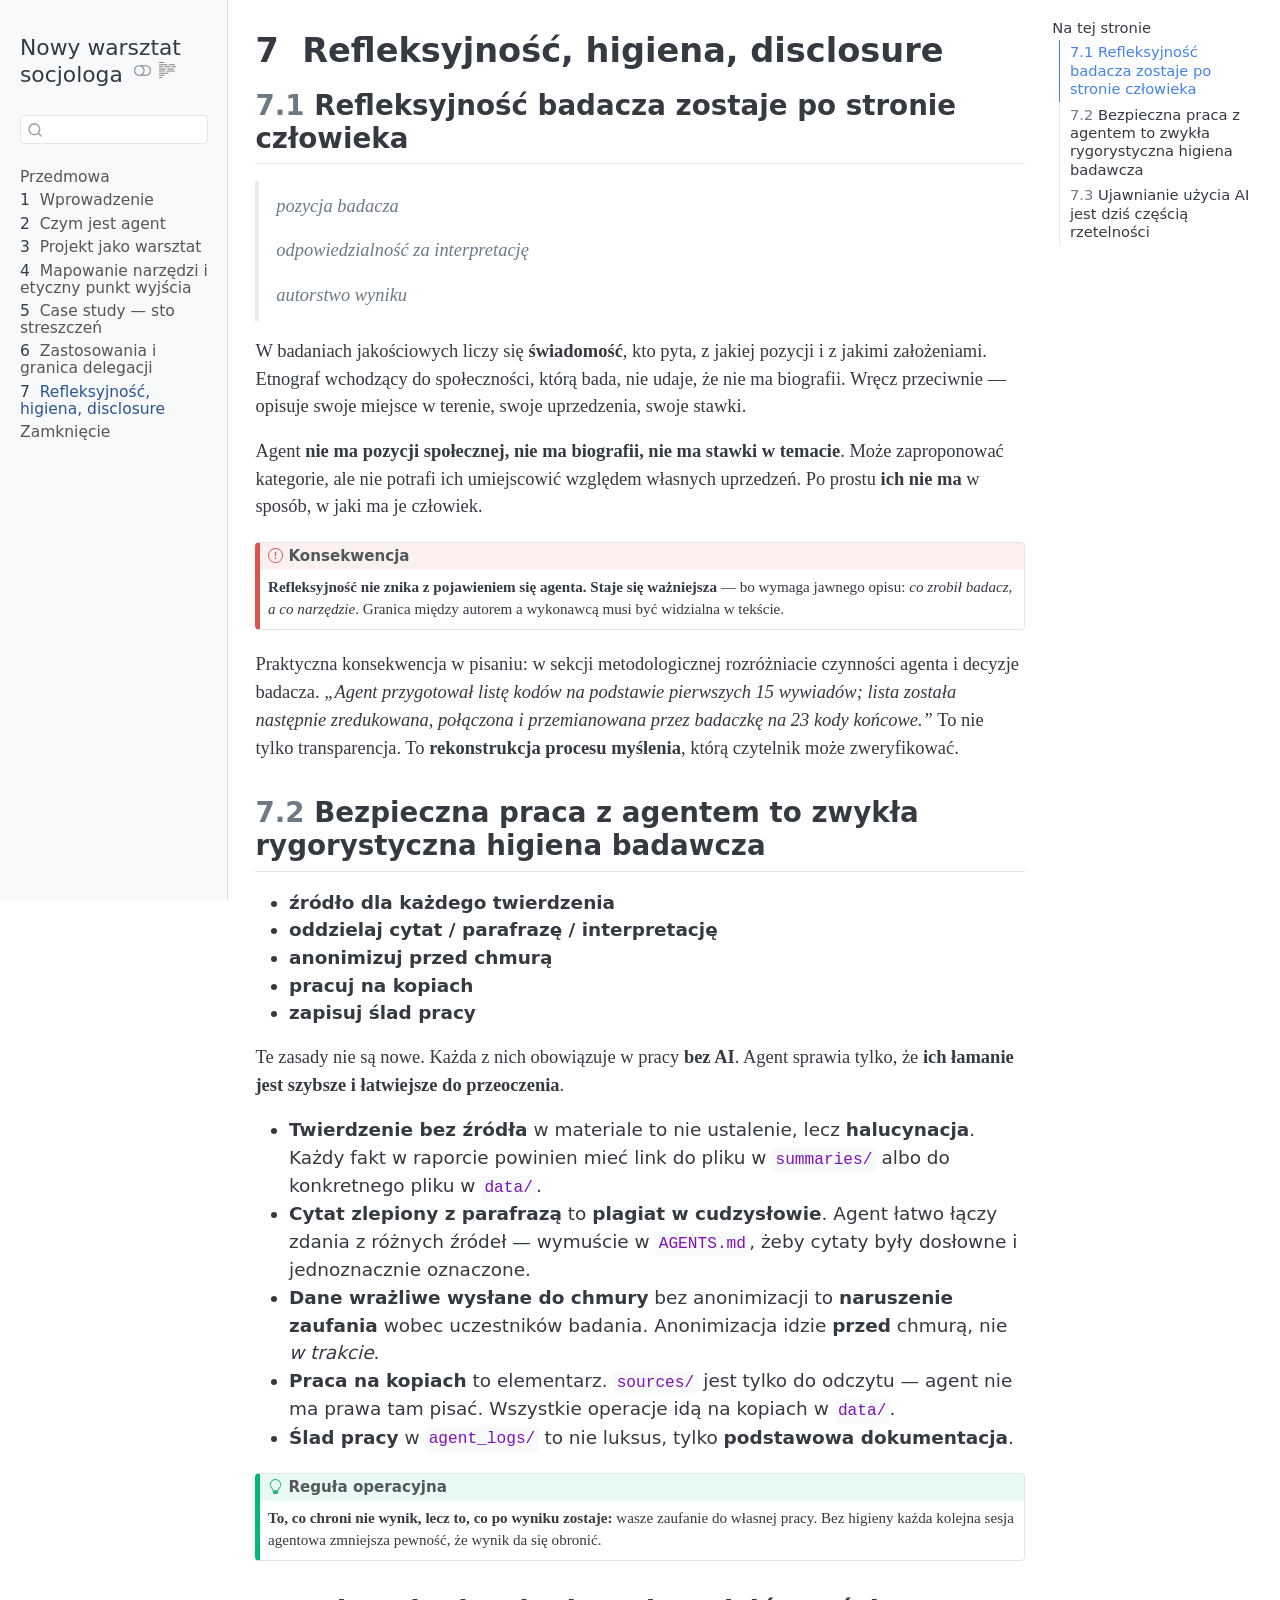
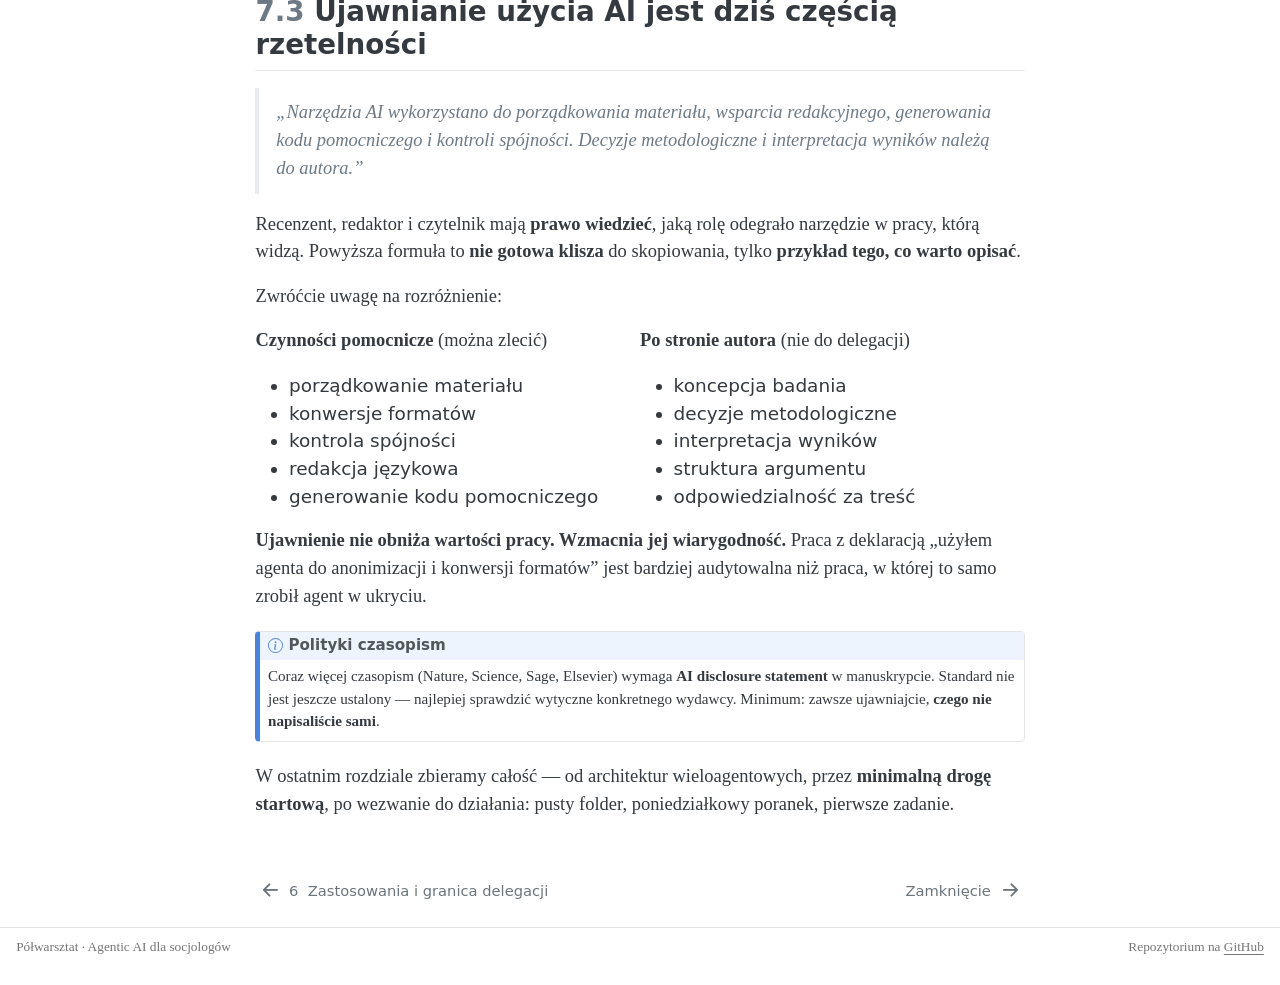
<file: 07-friction.html>
<!DOCTYPE html>
<html xmlns="http://www.w3.org/1999/xhtml" lang="pl" xml:lang="pl"><head>

<meta charset="utf-8">
<meta name="generator" content="quarto-1.6.40">

<meta name="viewport" content="width=device-width, initial-scale=1.0, user-scalable=yes">


<title>7&nbsp; Refleksyjność, higiena, disclosure – Nowy warsztat socjologa</title>
<style>
code{white-space: pre-wrap;}
span.smallcaps{font-variant: small-caps;}
div.columns{display: flex; gap: min(4vw, 1.5em);}
div.column{flex: auto; overflow-x: auto;}
div.hanging-indent{margin-left: 1.5em; text-indent: -1.5em;}
ul.task-list{list-style: none;}
ul.task-list li input[type="checkbox"] {
  width: 0.8em;
  margin: 0 0.8em 0.2em -1em; /* quarto-specific, see https://github.com/quarto-dev/quarto-cli/issues/4556 */ 
  vertical-align: middle;
}
</style>


<script src="site_libs/quarto-nav/quarto-nav.js"></script>
<script src="site_libs/quarto-nav/headroom.min.js"></script>
<script src="site_libs/clipboard/clipboard.min.js"></script>
<script src="site_libs/quarto-search/autocomplete.umd.js"></script>
<script src="site_libs/quarto-search/fuse.min.js"></script>
<script src="site_libs/quarto-search/quarto-search.js"></script>
<meta name="quarto:offset" content="./">
<link href="./08-zamkniecie.html" rel="next">
<link href="./06-zastosowania.html" rel="prev">
<script src="site_libs/quarto-html/quarto.js"></script>
<script src="site_libs/quarto-html/popper.min.js"></script>
<script src="site_libs/quarto-html/tippy.umd.min.js"></script>
<script src="site_libs/quarto-html/anchor.min.js"></script>
<link href="site_libs/quarto-html/tippy.css" rel="stylesheet">
<link href="site_libs/quarto-html/quarto-syntax-highlighting-549806ee2085284f45b00abea8c6df48.css" rel="stylesheet" class="quarto-color-scheme" id="quarto-text-highlighting-styles">
<link href="site_libs/quarto-html/quarto-syntax-highlighting-dark-8ea72dc5fed832574809a9c94082fbbb.css" rel="prefetch" class="quarto-color-scheme quarto-color-alternate" id="quarto-text-highlighting-styles">
<script src="site_libs/bootstrap/bootstrap.min.js"></script>
<link href="site_libs/bootstrap/bootstrap-icons.css" rel="stylesheet">
<link href="site_libs/bootstrap/bootstrap-84f61140578a88987d3c018cc6b1b6c8.min.css" rel="stylesheet" append-hash="true" class="quarto-color-scheme" id="quarto-bootstrap" data-mode="light">
<link href="site_libs/bootstrap/bootstrap-dark-3d82178b4029b79cf09e392977d02663.min.css" rel="prefetch" append-hash="true" class="quarto-color-scheme quarto-color-alternate" id="quarto-bootstrap" data-mode="dark">
<script id="quarto-search-options" type="application/json">{
  "location": "sidebar",
  "copy-button": false,
  "collapse-after": 3,
  "panel-placement": "start",
  "type": "textbox",
  "limit": 50,
  "keyboard-shortcut": [
    "f",
    "/",
    "s"
  ],
  "show-item-context": false,
  "language": {
    "search-no-results-text": "Brak wyników",
    "search-matching-documents-text": "dopasowane dokumenty",
    "search-copy-link-title": "Kopiuj link do wyszukiwania",
    "search-hide-matches-text": "Ukryj dodatkowe dopasowania",
    "search-more-match-text": "więcej dopasowań w tym dokumencie",
    "search-more-matches-text": "więcej dopasowań w tym dokumencie",
    "search-clear-button-title": "Wyczyść",
    "search-text-placeholder": "",
    "search-detached-cancel-button-title": "Anuluj",
    "search-submit-button-title": "Zatwierdź",
    "search-label": "Szukaj"
  }
}</script>
<style>html{ scroll-behavior: smooth; }</style>


</head>

<body class="nav-sidebar docked">

<div id="quarto-search-results"></div>
  <header id="quarto-header" class="headroom fixed-top">
  <nav class="quarto-secondary-nav">
    <div class="container-fluid d-flex">
      <button type="button" class="quarto-btn-toggle btn" data-bs-toggle="collapse" role="button" data-bs-target=".quarto-sidebar-collapse-item" aria-controls="quarto-sidebar" aria-expanded="false" aria-label="Przełącz pasek boczny" onclick="if (window.quartoToggleHeadroom) { window.quartoToggleHeadroom(); }">
        <i class="bi bi-layout-text-sidebar-reverse"></i>
      </button>
        <nav class="quarto-page-breadcrumbs" aria-label="breadcrumb"><ol class="breadcrumb"><li class="breadcrumb-item"><a href="./07-friction.html"><span class="chapter-number">7</span>&nbsp; <span class="chapter-title">Refleksyjność, higiena, disclosure</span></a></li></ol></nav>
        <a class="flex-grow-1" role="navigation" data-bs-toggle="collapse" data-bs-target=".quarto-sidebar-collapse-item" aria-controls="quarto-sidebar" aria-expanded="false" aria-label="Przełącz pasek boczny" onclick="if (window.quartoToggleHeadroom) { window.quartoToggleHeadroom(); }">      
        </a>
      <button type="button" class="btn quarto-search-button" aria-label="Szukaj" onclick="window.quartoOpenSearch();">
        <i class="bi bi-search"></i>
      </button>
    </div>
  </nav>
</header>
<!-- content -->
<div id="quarto-content" class="quarto-container page-columns page-rows-contents page-layout-article">
<!-- sidebar -->
  <nav id="quarto-sidebar" class="sidebar collapse collapse-horizontal quarto-sidebar-collapse-item sidebar-navigation docked overflow-auto">
    <div class="pt-lg-2 mt-2 text-left sidebar-header">
    <div class="sidebar-title mb-0 py-0">
      <a href="./">Nowy warsztat socjologa</a> 
        <div class="sidebar-tools-main">
  <a href="" class="quarto-color-scheme-toggle quarto-navigation-tool  px-1" onclick="window.quartoToggleColorScheme(); return false;" title="Przełącz tryb ciemny"><i class="bi"></i></a>
  <a href="" class="quarto-reader-toggle quarto-navigation-tool px-1" onclick="window.quartoToggleReader(); return false;" title="Przełącz tryb czytnika">
  <div class="quarto-reader-toggle-btn">
  <i class="bi"></i>
  </div>
</a>
</div>
    </div>
      </div>
        <div class="mt-2 flex-shrink-0 align-items-center">
        <div class="sidebar-search">
        <div id="quarto-search" class="" title="Szukaj"></div>
        </div>
        </div>
    <div class="sidebar-menu-container"> 
    <ul class="list-unstyled mt-1">
        <li class="sidebar-item">
  <div class="sidebar-item-container"> 
  <a href="./index.html" class="sidebar-item-text sidebar-link">
 <span class="menu-text">Przedmowa</span></a>
  </div>
</li>
        <li class="sidebar-item">
  <div class="sidebar-item-container"> 
  <a href="./01-wprowadzenie.html" class="sidebar-item-text sidebar-link">
 <span class="menu-text"><span class="chapter-number">1</span>&nbsp; <span class="chapter-title">Wprowadzenie</span></span></a>
  </div>
</li>
        <li class="sidebar-item">
  <div class="sidebar-item-container"> 
  <a href="./02-czym-jest-agent.html" class="sidebar-item-text sidebar-link">
 <span class="menu-text"><span class="chapter-number">2</span>&nbsp; <span class="chapter-title">Czym jest agent</span></span></a>
  </div>
</li>
        <li class="sidebar-item">
  <div class="sidebar-item-container"> 
  <a href="./03-projekt.html" class="sidebar-item-text sidebar-link">
 <span class="menu-text"><span class="chapter-number">3</span>&nbsp; <span class="chapter-title">Projekt jako warsztat</span></span></a>
  </div>
</li>
        <li class="sidebar-item">
  <div class="sidebar-item-container"> 
  <a href="./04-krajobraz.html" class="sidebar-item-text sidebar-link">
 <span class="menu-text"><span class="chapter-number">4</span>&nbsp; <span class="chapter-title">Mapowanie narzędzi i etyczny punkt wyjścia</span></span></a>
  </div>
</li>
        <li class="sidebar-item">
  <div class="sidebar-item-container"> 
  <a href="./05-case-study.html" class="sidebar-item-text sidebar-link">
 <span class="menu-text"><span class="chapter-number">5</span>&nbsp; <span class="chapter-title">Case study — sto streszczeń</span></span></a>
  </div>
</li>
        <li class="sidebar-item">
  <div class="sidebar-item-container"> 
  <a href="./06-zastosowania.html" class="sidebar-item-text sidebar-link">
 <span class="menu-text"><span class="chapter-number">6</span>&nbsp; <span class="chapter-title">Zastosowania i granica delegacji</span></span></a>
  </div>
</li>
        <li class="sidebar-item">
  <div class="sidebar-item-container"> 
  <a href="./07-friction.html" class="sidebar-item-text sidebar-link active">
 <span class="menu-text"><span class="chapter-number">7</span>&nbsp; <span class="chapter-title">Refleksyjność, higiena, disclosure</span></span></a>
  </div>
</li>
        <li class="sidebar-item">
  <div class="sidebar-item-container"> 
  <a href="./08-zamkniecie.html" class="sidebar-item-text sidebar-link">
 <span class="menu-text">Zamknięcie</span></a>
  </div>
</li>
    </ul>
    </div>
</nav>
<div id="quarto-sidebar-glass" class="quarto-sidebar-collapse-item" data-bs-toggle="collapse" data-bs-target=".quarto-sidebar-collapse-item"></div>
<!-- margin-sidebar -->
    <div id="quarto-margin-sidebar" class="sidebar margin-sidebar">
        <nav id="TOC" role="doc-toc" class="toc-active">
    <h2 id="toc-title">Na tej stronie</h2>
   
  <ul>
  <li><a href="#refleksyjność-badacza-zostaje-po-stronie-człowieka" id="toc-refleksyjność-badacza-zostaje-po-stronie-człowieka" class="nav-link active" data-scroll-target="#refleksyjność-badacza-zostaje-po-stronie-człowieka"><span class="header-section-number">7.1</span> Refleksyjność badacza zostaje po stronie człowieka</a></li>
  <li><a href="#bezpieczna-praca-z-agentem-to-zwykła-rygorystyczna-higiena-badawcza" id="toc-bezpieczna-praca-z-agentem-to-zwykła-rygorystyczna-higiena-badawcza" class="nav-link" data-scroll-target="#bezpieczna-praca-z-agentem-to-zwykła-rygorystyczna-higiena-badawcza"><span class="header-section-number">7.2</span> Bezpieczna praca z agentem to zwykła rygorystyczna higiena badawcza</a></li>
  <li><a href="#ujawnianie-użycia-ai-jest-dziś-częścią-rzetelności" id="toc-ujawnianie-użycia-ai-jest-dziś-częścią-rzetelności" class="nav-link" data-scroll-target="#ujawnianie-użycia-ai-jest-dziś-częścią-rzetelności"><span class="header-section-number">7.3</span> Ujawnianie użycia AI jest dziś częścią rzetelności</a></li>
  </ul>
</nav>
    </div>
<!-- main -->
<main class="content" id="quarto-document-content">

<header id="title-block-header" class="quarto-title-block default">
<div class="quarto-title">
<h1 class="title"><span class="chapter-number">7</span>&nbsp; <span class="chapter-title">Refleksyjność, higiena, disclosure</span></h1>
</div>



<div class="quarto-title-meta">

    
  
    
  </div>
  


</header>


<section id="refleksyjność-badacza-zostaje-po-stronie-człowieka" class="level2" data-number="7.1">
<h2 data-number="7.1" class="anchored" data-anchor-id="refleksyjność-badacza-zostaje-po-stronie-człowieka"><span class="header-section-number">7.1</span> Refleksyjność badacza zostaje po stronie człowieka</h2>
<blockquote class="blockquote">
<p>pozycja badacza</p>
<p>odpowiedzialność za interpretację</p>
<p>autorstwo wyniku</p>
</blockquote>
<p>W badaniach jakościowych liczy się <strong>świadomość</strong>, kto pyta, z jakiej pozycji i z jakimi założeniami. Etnograf wchodzący do społeczności, którą bada, nie udaje, że nie ma biografii. Wręcz przeciwnie — opisuje swoje miejsce w terenie, swoje uprzedzenia, swoje stawki.</p>
<p>Agent <strong>nie ma pozycji społecznej, nie ma biografii, nie ma stawki w temacie</strong>. Może zaproponować kategorie, ale nie potrafi ich umiejscowić względem własnych uprzedzeń. Po prostu <strong>ich nie ma</strong> w sposób, w jaki ma je człowiek.</p>
<div class="callout callout-style-default callout-important callout-titled" title="Konsekwencja">
<div class="callout-header d-flex align-content-center">
<div class="callout-icon-container">
<i class="callout-icon"></i>
</div>
<div class="callout-title-container flex-fill">
Konsekwencja
</div>
</div>
<div class="callout-body-container callout-body">
<p><strong>Refleksyjność nie znika z pojawieniem się agenta. Staje się ważniejsza</strong> — bo wymaga jawnego opisu: <em>co zrobił badacz, a co narzędzie</em>. Granica między autorem a wykonawcą musi być widzialna w tekście.</p>
</div>
</div>
<p>Praktyczna konsekwencja w pisaniu: w sekcji metodologicznej rozróżniacie czynności agenta i decyzje badacza. <em>„Agent przygotował listę kodów na podstawie pierwszych 15 wywiadów; lista została następnie zredukowana, połączona i przemianowana przez badaczkę na 23 kody końcowe.”</em> To nie tylko transparencja. To <strong>rekonstrukcja procesu myślenia</strong>, którą czytelnik może zweryfikować.</p>
</section>
<section id="bezpieczna-praca-z-agentem-to-zwykła-rygorystyczna-higiena-badawcza" class="level2" data-number="7.2">
<h2 data-number="7.2" class="anchored" data-anchor-id="bezpieczna-praca-z-agentem-to-zwykła-rygorystyczna-higiena-badawcza"><span class="header-section-number">7.2</span> Bezpieczna praca z agentem to zwykła rygorystyczna higiena badawcza</h2>
<ul>
<li><strong>źródło dla każdego twierdzenia</strong></li>
<li><strong>oddzielaj cytat / parafrazę / interpretację</strong></li>
<li><strong>anonimizuj przed chmurą</strong></li>
<li><strong>pracuj na kopiach</strong></li>
<li><strong>zapisuj ślad pracy</strong></li>
</ul>
<p>Te zasady nie są nowe. Każda z nich obowiązuje w pracy <strong>bez AI</strong>. Agent sprawia tylko, że <strong>ich łamanie jest szybsze i łatwiejsze do przeoczenia</strong>.</p>
<ul>
<li><strong>Twierdzenie bez źródła</strong> w materiale to nie ustalenie, lecz <strong>halucynacja</strong>. Każdy fakt w raporcie powinien mieć link do pliku w <code>summaries/</code> albo do konkretnego pliku w <code>data/</code>.</li>
<li><strong>Cytat zlepiony z parafrazą</strong> to <strong>plagiat w cudzysłowie</strong>. Agent łatwo łączy zdania z różnych źródeł — wymuście w <code>AGENTS.md</code>, żeby cytaty były dosłowne i jednoznacznie oznaczone.</li>
<li><strong>Dane wrażliwe wysłane do chmury</strong> bez anonimizacji to <strong>naruszenie zaufania</strong> wobec uczestników badania. Anonimizacja idzie <strong>przed</strong> chmurą, nie <em>w trakcie</em>.</li>
<li><strong>Praca na kopiach</strong> to elementarz. <code>sources/</code> jest tylko do odczytu — agent nie ma prawa tam pisać. Wszystkie operacje idą na kopiach w <code>data/</code>.</li>
<li><strong>Ślad pracy</strong> w <code>agent_logs/</code> to nie luksus, tylko <strong>podstawowa dokumentacja</strong>.</li>
</ul>
<div class="callout callout-style-default callout-tip callout-titled" title="Reguła operacyjna">
<div class="callout-header d-flex align-content-center">
<div class="callout-icon-container">
<i class="callout-icon"></i>
</div>
<div class="callout-title-container flex-fill">
Reguła operacyjna
</div>
</div>
<div class="callout-body-container callout-body">
<p><strong>To, co chroni nie wynik, lecz to, co po wyniku zostaje:</strong> wasze zaufanie do własnej pracy. Bez higieny każda kolejna sesja agentowa zmniejsza pewność, że wynik da się obronić.</p>
</div>
</div>
</section>
<section id="ujawnianie-użycia-ai-jest-dziś-częścią-rzetelności" class="level2" data-number="7.3">
<h2 data-number="7.3" class="anchored" data-anchor-id="ujawnianie-użycia-ai-jest-dziś-częścią-rzetelności"><span class="header-section-number">7.3</span> Ujawnianie użycia AI jest dziś częścią rzetelności</h2>
<blockquote class="blockquote">
<p><em>„Narzędzia AI wykorzystano do porządkowania materiału, wsparcia redakcyjnego, generowania kodu pomocniczego i kontroli spójności. Decyzje metodologiczne i interpretacja wyników należą do autora.”</em></p>
</blockquote>
<p>Recenzent, redaktor i czytelnik mają <strong>prawo wiedzieć</strong>, jaką rolę odegrało narzędzie w pracy, którą widzą. Powyższa formuła to <strong>nie gotowa klisza</strong> do skopiowania, tylko <strong>przykład tego, co warto opisać</strong>.</p>
<p>Zwróćcie uwagę na rozróżnienie:</p>
<div class="columns">
<div class="column" style="width:50%;">
<p><strong>Czynności pomocnicze</strong> (można zlecić)</p>
<ul>
<li>porządkowanie materiału</li>
<li>konwersje formatów</li>
<li>kontrola spójności</li>
<li>redakcja językowa</li>
<li>generowanie kodu pomocniczego</li>
</ul>
</div><div class="column" style="width:50%;">
<p><strong>Po stronie autora</strong> (nie do delegacji)</p>
<ul>
<li>koncepcja badania</li>
<li>decyzje metodologiczne</li>
<li>interpretacja wyników</li>
<li>struktura argumentu</li>
<li>odpowiedzialność za treść</li>
</ul>
</div>
</div>
<p><strong>Ujawnienie nie obniża wartości pracy. Wzmacnia jej wiarygodność.</strong> Praca z deklaracją „użyłem agenta do anonimizacji i konwersji formatów” jest bardziej audytowalna niż praca, w której to samo zrobił agent w ukryciu.</p>
<div class="callout callout-style-default callout-note callout-titled" title="Polityki czasopism">
<div class="callout-header d-flex align-content-center">
<div class="callout-icon-container">
<i class="callout-icon"></i>
</div>
<div class="callout-title-container flex-fill">
Polityki czasopism
</div>
</div>
<div class="callout-body-container callout-body">
<p>Coraz więcej czasopism (Nature, Science, Sage, Elsevier) wymaga <strong>AI disclosure statement</strong> w manuskrypcie. Standard nie jest jeszcze ustalony — najlepiej sprawdzić wytyczne konkretnego wydawcy. Minimum: zawsze ujawniajcie, <strong>czego nie napisaliście sami</strong>.</p>
</div>
</div>
<p>W ostatnim rozdziale zbieramy całość — od architektur wieloagentowych, przez <strong>minimalną drogę startową</strong>, po wezwanie do działania: pusty folder, poniedziałkowy poranek, pierwsze zadanie.</p>


</section>

</main> <!-- /main -->
<script id="quarto-html-after-body" type="application/javascript">
window.document.addEventListener("DOMContentLoaded", function (event) {
  const toggleBodyColorMode = (bsSheetEl) => {
    const mode = bsSheetEl.getAttribute("data-mode");
    const bodyEl = window.document.querySelector("body");
    if (mode === "dark") {
      bodyEl.classList.add("quarto-dark");
      bodyEl.classList.remove("quarto-light");
    } else {
      bodyEl.classList.add("quarto-light");
      bodyEl.classList.remove("quarto-dark");
    }
  }
  const toggleBodyColorPrimary = () => {
    const bsSheetEl = window.document.querySelector("link#quarto-bootstrap");
    if (bsSheetEl) {
      toggleBodyColorMode(bsSheetEl);
    }
  }
  toggleBodyColorPrimary();  
  const disableStylesheet = (stylesheets) => {
    for (let i=0; i < stylesheets.length; i++) {
      const stylesheet = stylesheets[i];
      stylesheet.rel = 'prefetch';
    }
  }
  const enableStylesheet = (stylesheets) => {
    for (let i=0; i < stylesheets.length; i++) {
      const stylesheet = stylesheets[i];
      stylesheet.rel = 'stylesheet';
    }
  }
  const manageTransitions = (selector, allowTransitions) => {
    const els = window.document.querySelectorAll(selector);
    for (let i=0; i < els.length; i++) {
      const el = els[i];
      if (allowTransitions) {
        el.classList.remove('notransition');
      } else {
        el.classList.add('notransition');
      }
    }
  }
  const toggleGiscusIfUsed = (isAlternate, darkModeDefault) => {
    const baseTheme = document.querySelector('#giscus-base-theme')?.value ?? 'light';
    const alternateTheme = document.querySelector('#giscus-alt-theme')?.value ?? 'dark';
    let newTheme = '';
    if(darkModeDefault) {
      newTheme = isAlternate ? baseTheme : alternateTheme;
    } else {
      newTheme = isAlternate ? alternateTheme : baseTheme;
    }
    const changeGiscusTheme = () => {
      // From: https://github.com/giscus/giscus/issues/336
      const sendMessage = (message) => {
        const iframe = document.querySelector('iframe.giscus-frame');
        if (!iframe) return;
        iframe.contentWindow.postMessage({ giscus: message }, 'https://giscus.app');
      }
      sendMessage({
        setConfig: {
          theme: newTheme
        }
      });
    }
    const isGiscussLoaded = window.document.querySelector('iframe.giscus-frame') !== null;
    if (isGiscussLoaded) {
      changeGiscusTheme();
    }
  }
  const toggleColorMode = (alternate) => {
    // Switch the stylesheets
    const alternateStylesheets = window.document.querySelectorAll('link.quarto-color-scheme.quarto-color-alternate');
    manageTransitions('#quarto-margin-sidebar .nav-link', false);
    if (alternate) {
      enableStylesheet(alternateStylesheets);
      for (const sheetNode of alternateStylesheets) {
        if (sheetNode.id === "quarto-bootstrap") {
          toggleBodyColorMode(sheetNode);
        }
      }
    } else {
      disableStylesheet(alternateStylesheets);
      toggleBodyColorPrimary();
    }
    manageTransitions('#quarto-margin-sidebar .nav-link', true);
    // Switch the toggles
    const toggles = window.document.querySelectorAll('.quarto-color-scheme-toggle');
    for (let i=0; i < toggles.length; i++) {
      const toggle = toggles[i];
      if (toggle) {
        if (alternate) {
          toggle.classList.add("alternate");     
        } else {
          toggle.classList.remove("alternate");
        }
      }
    }
    // Hack to workaround the fact that safari doesn't
    // properly recolor the scrollbar when toggling (#1455)
    if (navigator.userAgent.indexOf('Safari') > 0 && navigator.userAgent.indexOf('Chrome') == -1) {
      manageTransitions("body", false);
      window.scrollTo(0, 1);
      setTimeout(() => {
        window.scrollTo(0, 0);
        manageTransitions("body", true);
      }, 40);  
    }
  }
  const isFileUrl = () => { 
    return window.location.protocol === 'file:';
  }
  const hasAlternateSentinel = () => {  
    let styleSentinel = getColorSchemeSentinel();
    if (styleSentinel !== null) {
      return styleSentinel === "alternate";
    } else {
      return false;
    }
  }
  const setStyleSentinel = (alternate) => {
    const value = alternate ? "alternate" : "default";
    if (!isFileUrl()) {
      window.localStorage.setItem("quarto-color-scheme", value);
    } else {
      localAlternateSentinel = value;
    }
  }
  const getColorSchemeSentinel = () => {
    if (!isFileUrl()) {
      const storageValue = window.localStorage.getItem("quarto-color-scheme");
      return storageValue != null ? storageValue : localAlternateSentinel;
    } else {
      return localAlternateSentinel;
    }
  }
  const darkModeDefault = false;
  let localAlternateSentinel = darkModeDefault ? 'alternate' : 'default';
  // Dark / light mode switch
  window.quartoToggleColorScheme = () => {
    // Read the current dark / light value 
    let toAlternate = !hasAlternateSentinel();
    toggleColorMode(toAlternate);
    setStyleSentinel(toAlternate);
    toggleGiscusIfUsed(toAlternate, darkModeDefault);
  };
  // Ensure there is a toggle, if there isn't float one in the top right
  if (window.document.querySelector('.quarto-color-scheme-toggle') === null) {
    const a = window.document.createElement('a');
    a.classList.add('top-right');
    a.classList.add('quarto-color-scheme-toggle');
    a.href = "";
    a.onclick = function() { try { window.quartoToggleColorScheme(); } catch {} return false; };
    const i = window.document.createElement("i");
    i.classList.add('bi');
    a.appendChild(i);
    window.document.body.appendChild(a);
  }
  // Switch to dark mode if need be
  if (hasAlternateSentinel()) {
    toggleColorMode(true);
  } else {
    toggleColorMode(false);
  }
  const icon = "";
  const anchorJS = new window.AnchorJS();
  anchorJS.options = {
    placement: 'right',
    icon: icon
  };
  anchorJS.add('.anchored');
  const isCodeAnnotation = (el) => {
    for (const clz of el.classList) {
      if (clz.startsWith('code-annotation-')) {                     
        return true;
      }
    }
    return false;
  }
  const onCopySuccess = function(e) {
    // button target
    const button = e.trigger;
    // don't keep focus
    button.blur();
    // flash "checked"
    button.classList.add('code-copy-button-checked');
    var currentTitle = button.getAttribute("title");
    button.setAttribute("title", "Skopiowano!");
    let tooltip;
    if (window.bootstrap) {
      button.setAttribute("data-bs-toggle", "tooltip");
      button.setAttribute("data-bs-placement", "left");
      button.setAttribute("data-bs-title", "Skopiowano!");
      tooltip = new bootstrap.Tooltip(button, 
        { trigger: "manual", 
          customClass: "code-copy-button-tooltip",
          offset: [0, -8]});
      tooltip.show();    
    }
    setTimeout(function() {
      if (tooltip) {
        tooltip.hide();
        button.removeAttribute("data-bs-title");
        button.removeAttribute("data-bs-toggle");
        button.removeAttribute("data-bs-placement");
      }
      button.setAttribute("title", currentTitle);
      button.classList.remove('code-copy-button-checked');
    }, 1000);
    // clear code selection
    e.clearSelection();
  }
  const getTextToCopy = function(trigger) {
      const codeEl = trigger.previousElementSibling.cloneNode(true);
      for (const childEl of codeEl.children) {
        if (isCodeAnnotation(childEl)) {
          childEl.remove();
        }
      }
      return codeEl.innerText;
  }
  const clipboard = new window.ClipboardJS('.code-copy-button:not([data-in-quarto-modal])', {
    text: getTextToCopy
  });
  clipboard.on('success', onCopySuccess);
  if (window.document.getElementById('quarto-embedded-source-code-modal')) {
    const clipboardModal = new window.ClipboardJS('.code-copy-button[data-in-quarto-modal]', {
      text: getTextToCopy,
      container: window.document.getElementById('quarto-embedded-source-code-modal')
    });
    clipboardModal.on('success', onCopySuccess);
  }
    var localhostRegex = new RegExp(/^(?:http|https):\/\/localhost\:?[0-9]*\//);
    var mailtoRegex = new RegExp(/^mailto:/);
      var filterRegex = new RegExp('/' + window.location.host + '/');
    var isInternal = (href) => {
        return filterRegex.test(href) || localhostRegex.test(href) || mailtoRegex.test(href);
    }
    // Inspect non-navigation links and adorn them if external
 	var links = window.document.querySelectorAll('a[href]:not(.nav-link):not(.navbar-brand):not(.toc-action):not(.sidebar-link):not(.sidebar-item-toggle):not(.pagination-link):not(.no-external):not([aria-hidden]):not(.dropdown-item):not(.quarto-navigation-tool):not(.about-link)');
    for (var i=0; i<links.length; i++) {
      const link = links[i];
      if (!isInternal(link.href)) {
        // undo the damage that might have been done by quarto-nav.js in the case of
        // links that we want to consider external
        if (link.dataset.originalHref !== undefined) {
          link.href = link.dataset.originalHref;
        }
      }
    }
  function tippyHover(el, contentFn, onTriggerFn, onUntriggerFn) {
    const config = {
      allowHTML: true,
      maxWidth: 500,
      delay: 100,
      arrow: false,
      appendTo: function(el) {
          return el.parentElement;
      },
      interactive: true,
      interactiveBorder: 10,
      theme: 'quarto',
      placement: 'bottom-start',
    };
    if (contentFn) {
      config.content = contentFn;
    }
    if (onTriggerFn) {
      config.onTrigger = onTriggerFn;
    }
    if (onUntriggerFn) {
      config.onUntrigger = onUntriggerFn;
    }
    window.tippy(el, config); 
  }
  const noterefs = window.document.querySelectorAll('a[role="doc-noteref"]');
  for (var i=0; i<noterefs.length; i++) {
    const ref = noterefs[i];
    tippyHover(ref, function() {
      // use id or data attribute instead here
      let href = ref.getAttribute('data-footnote-href') || ref.getAttribute('href');
      try { href = new URL(href).hash; } catch {}
      const id = href.replace(/^#\/?/, "");
      const note = window.document.getElementById(id);
      if (note) {
        return note.innerHTML;
      } else {
        return "";
      }
    });
  }
  const xrefs = window.document.querySelectorAll('a.quarto-xref');
  const processXRef = (id, note) => {
    // Strip column container classes
    const stripColumnClz = (el) => {
      el.classList.remove("page-full", "page-columns");
      if (el.children) {
        for (const child of el.children) {
          stripColumnClz(child);
        }
      }
    }
    stripColumnClz(note)
    if (id === null || id.startsWith('sec-')) {
      // Special case sections, only their first couple elements
      const container = document.createElement("div");
      if (note.children && note.children.length > 2) {
        container.appendChild(note.children[0].cloneNode(true));
        for (let i = 1; i < note.children.length; i++) {
          const child = note.children[i];
          if (child.tagName === "P" && child.innerText === "") {
            continue;
          } else {
            container.appendChild(child.cloneNode(true));
            break;
          }
        }
        if (window.Quarto?.typesetMath) {
          window.Quarto.typesetMath(container);
        }
        return container.innerHTML
      } else {
        if (window.Quarto?.typesetMath) {
          window.Quarto.typesetMath(note);
        }
        return note.innerHTML;
      }
    } else {
      // Remove any anchor links if they are present
      const anchorLink = note.querySelector('a.anchorjs-link');
      if (anchorLink) {
        anchorLink.remove();
      }
      if (window.Quarto?.typesetMath) {
        window.Quarto.typesetMath(note);
      }
      if (note.classList.contains("callout")) {
        return note.outerHTML;
      } else {
        return note.innerHTML;
      }
    }
  }
  for (var i=0; i<xrefs.length; i++) {
    const xref = xrefs[i];
    tippyHover(xref, undefined, function(instance) {
      instance.disable();
      let url = xref.getAttribute('href');
      let hash = undefined; 
      if (url.startsWith('#')) {
        hash = url;
      } else {
        try { hash = new URL(url).hash; } catch {}
      }
      if (hash) {
        const id = hash.replace(/^#\/?/, "");
        const note = window.document.getElementById(id);
        if (note !== null) {
          try {
            const html = processXRef(id, note.cloneNode(true));
            instance.setContent(html);
          } finally {
            instance.enable();
            instance.show();
          }
        } else {
          // See if we can fetch this
          fetch(url.split('#')[0])
          .then(res => res.text())
          .then(html => {
            const parser = new DOMParser();
            const htmlDoc = parser.parseFromString(html, "text/html");
            const note = htmlDoc.getElementById(id);
            if (note !== null) {
              const html = processXRef(id, note);
              instance.setContent(html);
            } 
          }).finally(() => {
            instance.enable();
            instance.show();
          });
        }
      } else {
        // See if we can fetch a full url (with no hash to target)
        // This is a special case and we should probably do some content thinning / targeting
        fetch(url)
        .then(res => res.text())
        .then(html => {
          const parser = new DOMParser();
          const htmlDoc = parser.parseFromString(html, "text/html");
          const note = htmlDoc.querySelector('main.content');
          if (note !== null) {
            // This should only happen for chapter cross references
            // (since there is no id in the URL)
            // remove the first header
            if (note.children.length > 0 && note.children[0].tagName === "HEADER") {
              note.children[0].remove();
            }
            const html = processXRef(null, note);
            instance.setContent(html);
          } 
        }).finally(() => {
          instance.enable();
          instance.show();
        });
      }
    }, function(instance) {
    });
  }
      let selectedAnnoteEl;
      const selectorForAnnotation = ( cell, annotation) => {
        let cellAttr = 'data-code-cell="' + cell + '"';
        let lineAttr = 'data-code-annotation="' +  annotation + '"';
        const selector = 'span[' + cellAttr + '][' + lineAttr + ']';
        return selector;
      }
      const selectCodeLines = (annoteEl) => {
        const doc = window.document;
        const targetCell = annoteEl.getAttribute("data-target-cell");
        const targetAnnotation = annoteEl.getAttribute("data-target-annotation");
        const annoteSpan = window.document.querySelector(selectorForAnnotation(targetCell, targetAnnotation));
        const lines = annoteSpan.getAttribute("data-code-lines").split(",");
        const lineIds = lines.map((line) => {
          return targetCell + "-" + line;
        })
        let top = null;
        let height = null;
        let parent = null;
        if (lineIds.length > 0) {
            //compute the position of the single el (top and bottom and make a div)
            const el = window.document.getElementById(lineIds[0]);
            top = el.offsetTop;
            height = el.offsetHeight;
            parent = el.parentElement.parentElement;
          if (lineIds.length > 1) {
            const lastEl = window.document.getElementById(lineIds[lineIds.length - 1]);
            const bottom = lastEl.offsetTop + lastEl.offsetHeight;
            height = bottom - top;
          }
          if (top !== null && height !== null && parent !== null) {
            // cook up a div (if necessary) and position it 
            let div = window.document.getElementById("code-annotation-line-highlight");
            if (div === null) {
              div = window.document.createElement("div");
              div.setAttribute("id", "code-annotation-line-highlight");
              div.style.position = 'absolute';
              parent.appendChild(div);
            }
            div.style.top = top - 2 + "px";
            div.style.height = height + 4 + "px";
            div.style.left = 0;
            let gutterDiv = window.document.getElementById("code-annotation-line-highlight-gutter");
            if (gutterDiv === null) {
              gutterDiv = window.document.createElement("div");
              gutterDiv.setAttribute("id", "code-annotation-line-highlight-gutter");
              gutterDiv.style.position = 'absolute';
              const codeCell = window.document.getElementById(targetCell);
              const gutter = codeCell.querySelector('.code-annotation-gutter');
              gutter.appendChild(gutterDiv);
            }
            gutterDiv.style.top = top - 2 + "px";
            gutterDiv.style.height = height + 4 + "px";
          }
          selectedAnnoteEl = annoteEl;
        }
      };
      const unselectCodeLines = () => {
        const elementsIds = ["code-annotation-line-highlight", "code-annotation-line-highlight-gutter"];
        elementsIds.forEach((elId) => {
          const div = window.document.getElementById(elId);
          if (div) {
            div.remove();
          }
        });
        selectedAnnoteEl = undefined;
      };
        // Handle positioning of the toggle
    window.addEventListener(
      "resize",
      throttle(() => {
        elRect = undefined;
        if (selectedAnnoteEl) {
          selectCodeLines(selectedAnnoteEl);
        }
      }, 10)
    );
    function throttle(fn, ms) {
    let throttle = false;
    let timer;
      return (...args) => {
        if(!throttle) { // first call gets through
            fn.apply(this, args);
            throttle = true;
        } else { // all the others get throttled
            if(timer) clearTimeout(timer); // cancel #2
            timer = setTimeout(() => {
              fn.apply(this, args);
              timer = throttle = false;
            }, ms);
        }
      };
    }
      // Attach click handler to the DT
      const annoteDls = window.document.querySelectorAll('dt[data-target-cell]');
      for (const annoteDlNode of annoteDls) {
        annoteDlNode.addEventListener('click', (event) => {
          const clickedEl = event.target;
          if (clickedEl !== selectedAnnoteEl) {
            unselectCodeLines();
            const activeEl = window.document.querySelector('dt[data-target-cell].code-annotation-active');
            if (activeEl) {
              activeEl.classList.remove('code-annotation-active');
            }
            selectCodeLines(clickedEl);
            clickedEl.classList.add('code-annotation-active');
          } else {
            // Unselect the line
            unselectCodeLines();
            clickedEl.classList.remove('code-annotation-active');
          }
        });
      }
  const findCites = (el) => {
    const parentEl = el.parentElement;
    if (parentEl) {
      const cites = parentEl.dataset.cites;
      if (cites) {
        return {
          el,
          cites: cites.split(' ')
        };
      } else {
        return findCites(el.parentElement)
      }
    } else {
      return undefined;
    }
  };
  var bibliorefs = window.document.querySelectorAll('a[role="doc-biblioref"]');
  for (var i=0; i<bibliorefs.length; i++) {
    const ref = bibliorefs[i];
    const citeInfo = findCites(ref);
    if (citeInfo) {
      tippyHover(citeInfo.el, function() {
        var popup = window.document.createElement('div');
        citeInfo.cites.forEach(function(cite) {
          var citeDiv = window.document.createElement('div');
          citeDiv.classList.add('hanging-indent');
          citeDiv.classList.add('csl-entry');
          var biblioDiv = window.document.getElementById('ref-' + cite);
          if (biblioDiv) {
            citeDiv.innerHTML = biblioDiv.innerHTML;
          }
          popup.appendChild(citeDiv);
        });
        return popup.innerHTML;
      });
    }
  }
});
</script>
<nav class="page-navigation">
  <div class="nav-page nav-page-previous">
      <a href="./06-zastosowania.html" class="pagination-link" aria-label="Zastosowania i granica delegacji">
        <i class="bi bi-arrow-left-short"></i> <span class="nav-page-text"><span class="chapter-number">6</span>&nbsp; <span class="chapter-title">Zastosowania i granica delegacji</span></span>
      </a>          
  </div>
  <div class="nav-page nav-page-next">
      <a href="./08-zamkniecie.html" class="pagination-link" aria-label="Zamknięcie">
        <span class="nav-page-text">Zamknięcie</span> <i class="bi bi-arrow-right-short"></i>
      </a>
  </div>
</nav>
</div> <!-- /content -->
<footer class="footer">
  <div class="nav-footer">
    <div class="nav-footer-left">
<p>Półwarsztat · Agentic AI dla socjologów</p>
</div>   
    <div class="nav-footer-center">
      &nbsp;
    </div>
    <div class="nav-footer-right">
<p>Repozytorium na <a href="https://github.com/jaroslawchodak/agentic-sociology">GitHub</a></p>
</div>
  </div>
</footer>




<script src="site_libs/quarto-html/zenscroll-min.js"></script>
</body></html>
</file>
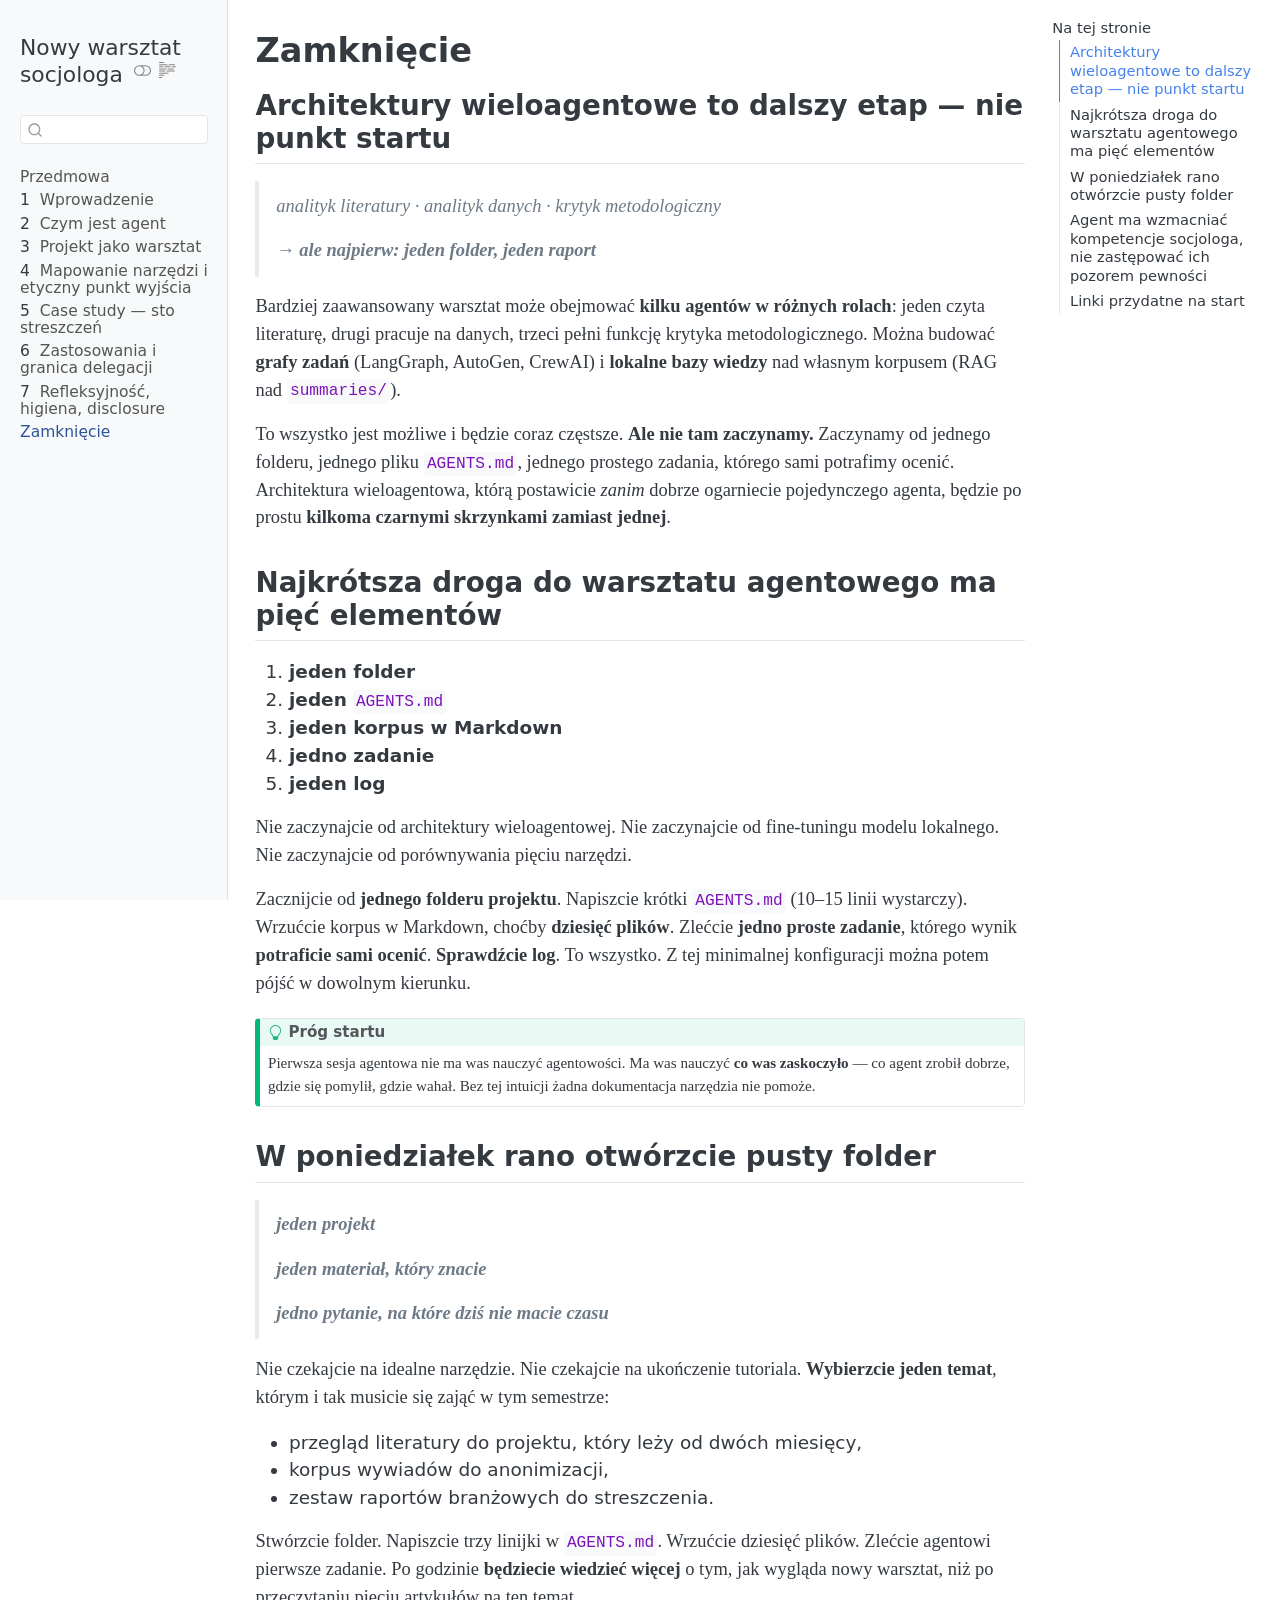
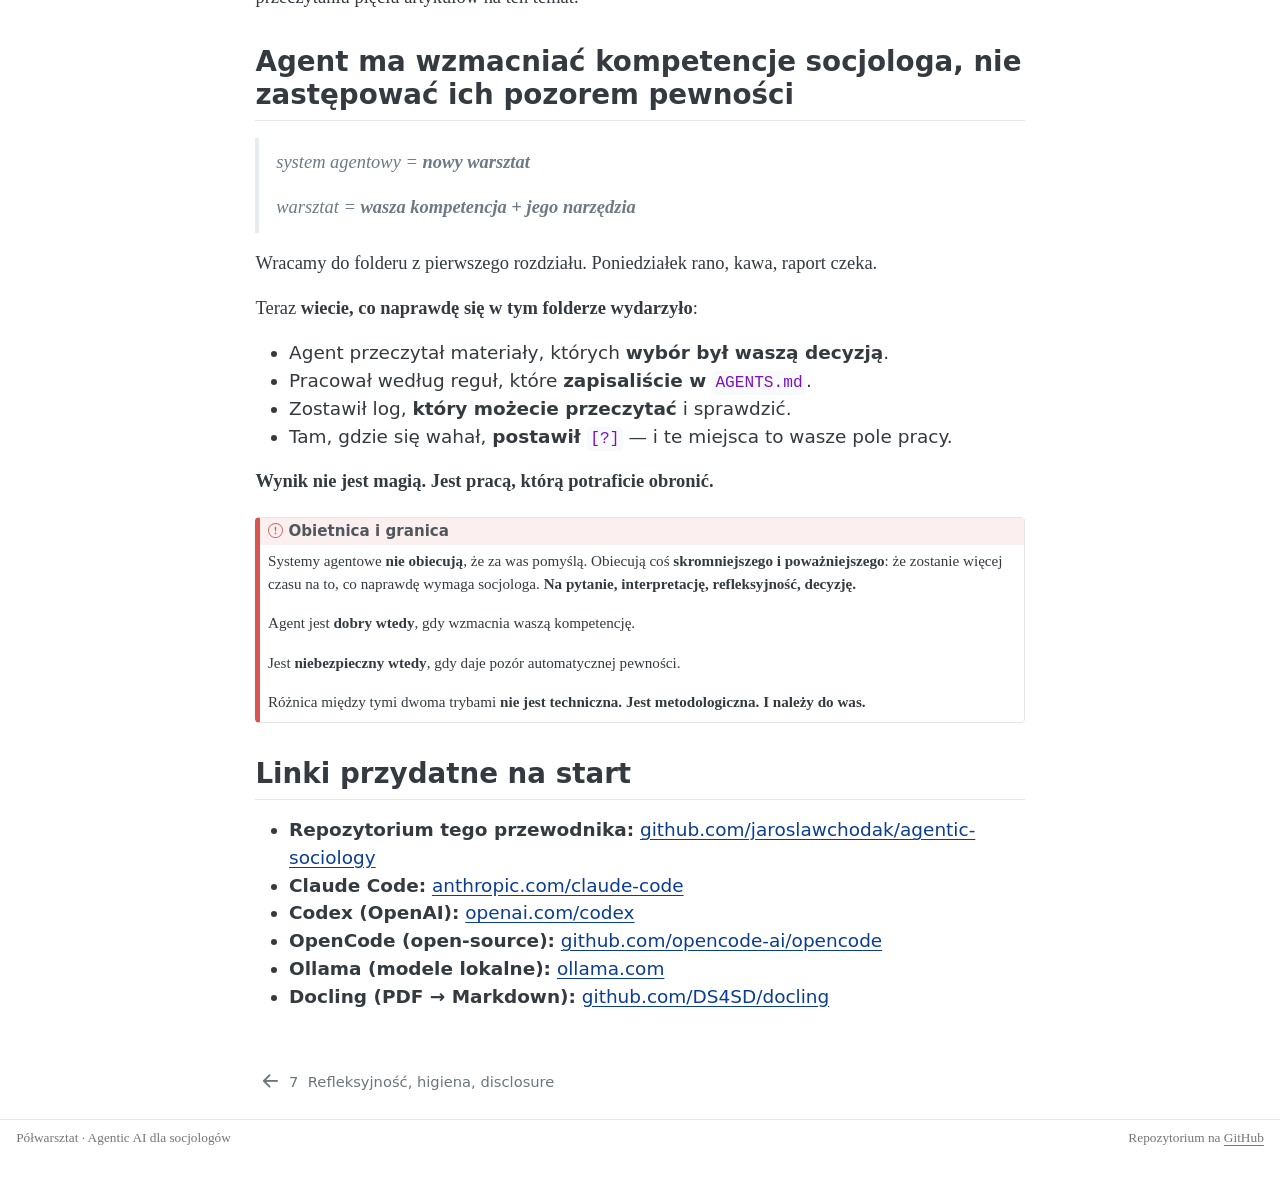
<file: 08-zamkniecie.html>
<!DOCTYPE html>
<html xmlns="http://www.w3.org/1999/xhtml" lang="pl" xml:lang="pl"><head>

<meta charset="utf-8">
<meta name="generator" content="quarto-1.6.40">

<meta name="viewport" content="width=device-width, initial-scale=1.0, user-scalable=yes">


<title>Zamknięcie – Nowy warsztat socjologa</title>
<style>
code{white-space: pre-wrap;}
span.smallcaps{font-variant: small-caps;}
div.columns{display: flex; gap: min(4vw, 1.5em);}
div.column{flex: auto; overflow-x: auto;}
div.hanging-indent{margin-left: 1.5em; text-indent: -1.5em;}
ul.task-list{list-style: none;}
ul.task-list li input[type="checkbox"] {
  width: 0.8em;
  margin: 0 0.8em 0.2em -1em; /* quarto-specific, see https://github.com/quarto-dev/quarto-cli/issues/4556 */ 
  vertical-align: middle;
}
</style>


<script src="site_libs/quarto-nav/quarto-nav.js"></script>
<script src="site_libs/quarto-nav/headroom.min.js"></script>
<script src="site_libs/clipboard/clipboard.min.js"></script>
<script src="site_libs/quarto-search/autocomplete.umd.js"></script>
<script src="site_libs/quarto-search/fuse.min.js"></script>
<script src="site_libs/quarto-search/quarto-search.js"></script>
<meta name="quarto:offset" content="./">
<link href="./07-friction.html" rel="prev">
<script src="site_libs/quarto-html/quarto.js"></script>
<script src="site_libs/quarto-html/popper.min.js"></script>
<script src="site_libs/quarto-html/tippy.umd.min.js"></script>
<script src="site_libs/quarto-html/anchor.min.js"></script>
<link href="site_libs/quarto-html/tippy.css" rel="stylesheet">
<link href="site_libs/quarto-html/quarto-syntax-highlighting-549806ee2085284f45b00abea8c6df48.css" rel="stylesheet" class="quarto-color-scheme" id="quarto-text-highlighting-styles">
<link href="site_libs/quarto-html/quarto-syntax-highlighting-dark-8ea72dc5fed832574809a9c94082fbbb.css" rel="prefetch" class="quarto-color-scheme quarto-color-alternate" id="quarto-text-highlighting-styles">
<script src="site_libs/bootstrap/bootstrap.min.js"></script>
<link href="site_libs/bootstrap/bootstrap-icons.css" rel="stylesheet">
<link href="site_libs/bootstrap/bootstrap-84f61140578a88987d3c018cc6b1b6c8.min.css" rel="stylesheet" append-hash="true" class="quarto-color-scheme" id="quarto-bootstrap" data-mode="light">
<link href="site_libs/bootstrap/bootstrap-dark-3d82178b4029b79cf09e392977d02663.min.css" rel="prefetch" append-hash="true" class="quarto-color-scheme quarto-color-alternate" id="quarto-bootstrap" data-mode="dark">
<script id="quarto-search-options" type="application/json">{
  "location": "sidebar",
  "copy-button": false,
  "collapse-after": 3,
  "panel-placement": "start",
  "type": "textbox",
  "limit": 50,
  "keyboard-shortcut": [
    "f",
    "/",
    "s"
  ],
  "show-item-context": false,
  "language": {
    "search-no-results-text": "Brak wyników",
    "search-matching-documents-text": "dopasowane dokumenty",
    "search-copy-link-title": "Kopiuj link do wyszukiwania",
    "search-hide-matches-text": "Ukryj dodatkowe dopasowania",
    "search-more-match-text": "więcej dopasowań w tym dokumencie",
    "search-more-matches-text": "więcej dopasowań w tym dokumencie",
    "search-clear-button-title": "Wyczyść",
    "search-text-placeholder": "",
    "search-detached-cancel-button-title": "Anuluj",
    "search-submit-button-title": "Zatwierdź",
    "search-label": "Szukaj"
  }
}</script>
<style>html{ scroll-behavior: smooth; }</style>


</head>

<body class="nav-sidebar docked">

<div id="quarto-search-results"></div>
  <header id="quarto-header" class="headroom fixed-top">
  <nav class="quarto-secondary-nav">
    <div class="container-fluid d-flex">
      <button type="button" class="quarto-btn-toggle btn" data-bs-toggle="collapse" role="button" data-bs-target=".quarto-sidebar-collapse-item" aria-controls="quarto-sidebar" aria-expanded="false" aria-label="Przełącz pasek boczny" onclick="if (window.quartoToggleHeadroom) { window.quartoToggleHeadroom(); }">
        <i class="bi bi-layout-text-sidebar-reverse"></i>
      </button>
        <nav class="quarto-page-breadcrumbs" aria-label="breadcrumb"><ol class="breadcrumb"><li class="breadcrumb-item"><a href="./08-zamkniecie.html">Zamknięcie</a></li></ol></nav>
        <a class="flex-grow-1" role="navigation" data-bs-toggle="collapse" data-bs-target=".quarto-sidebar-collapse-item" aria-controls="quarto-sidebar" aria-expanded="false" aria-label="Przełącz pasek boczny" onclick="if (window.quartoToggleHeadroom) { window.quartoToggleHeadroom(); }">      
        </a>
      <button type="button" class="btn quarto-search-button" aria-label="Szukaj" onclick="window.quartoOpenSearch();">
        <i class="bi bi-search"></i>
      </button>
    </div>
  </nav>
</header>
<!-- content -->
<div id="quarto-content" class="quarto-container page-columns page-rows-contents page-layout-article">
<!-- sidebar -->
  <nav id="quarto-sidebar" class="sidebar collapse collapse-horizontal quarto-sidebar-collapse-item sidebar-navigation docked overflow-auto">
    <div class="pt-lg-2 mt-2 text-left sidebar-header">
    <div class="sidebar-title mb-0 py-0">
      <a href="./">Nowy warsztat socjologa</a> 
        <div class="sidebar-tools-main">
  <a href="" class="quarto-color-scheme-toggle quarto-navigation-tool  px-1" onclick="window.quartoToggleColorScheme(); return false;" title="Przełącz tryb ciemny"><i class="bi"></i></a>
  <a href="" class="quarto-reader-toggle quarto-navigation-tool px-1" onclick="window.quartoToggleReader(); return false;" title="Przełącz tryb czytnika">
  <div class="quarto-reader-toggle-btn">
  <i class="bi"></i>
  </div>
</a>
</div>
    </div>
      </div>
        <div class="mt-2 flex-shrink-0 align-items-center">
        <div class="sidebar-search">
        <div id="quarto-search" class="" title="Szukaj"></div>
        </div>
        </div>
    <div class="sidebar-menu-container"> 
    <ul class="list-unstyled mt-1">
        <li class="sidebar-item">
  <div class="sidebar-item-container"> 
  <a href="./index.html" class="sidebar-item-text sidebar-link">
 <span class="menu-text">Przedmowa</span></a>
  </div>
</li>
        <li class="sidebar-item">
  <div class="sidebar-item-container"> 
  <a href="./01-wprowadzenie.html" class="sidebar-item-text sidebar-link">
 <span class="menu-text"><span class="chapter-number">1</span>&nbsp; <span class="chapter-title">Wprowadzenie</span></span></a>
  </div>
</li>
        <li class="sidebar-item">
  <div class="sidebar-item-container"> 
  <a href="./02-czym-jest-agent.html" class="sidebar-item-text sidebar-link">
 <span class="menu-text"><span class="chapter-number">2</span>&nbsp; <span class="chapter-title">Czym jest agent</span></span></a>
  </div>
</li>
        <li class="sidebar-item">
  <div class="sidebar-item-container"> 
  <a href="./03-projekt.html" class="sidebar-item-text sidebar-link">
 <span class="menu-text"><span class="chapter-number">3</span>&nbsp; <span class="chapter-title">Projekt jako warsztat</span></span></a>
  </div>
</li>
        <li class="sidebar-item">
  <div class="sidebar-item-container"> 
  <a href="./04-krajobraz.html" class="sidebar-item-text sidebar-link">
 <span class="menu-text"><span class="chapter-number">4</span>&nbsp; <span class="chapter-title">Mapowanie narzędzi i etyczny punkt wyjścia</span></span></a>
  </div>
</li>
        <li class="sidebar-item">
  <div class="sidebar-item-container"> 
  <a href="./05-case-study.html" class="sidebar-item-text sidebar-link">
 <span class="menu-text"><span class="chapter-number">5</span>&nbsp; <span class="chapter-title">Case study — sto streszczeń</span></span></a>
  </div>
</li>
        <li class="sidebar-item">
  <div class="sidebar-item-container"> 
  <a href="./06-zastosowania.html" class="sidebar-item-text sidebar-link">
 <span class="menu-text"><span class="chapter-number">6</span>&nbsp; <span class="chapter-title">Zastosowania i granica delegacji</span></span></a>
  </div>
</li>
        <li class="sidebar-item">
  <div class="sidebar-item-container"> 
  <a href="./07-friction.html" class="sidebar-item-text sidebar-link">
 <span class="menu-text"><span class="chapter-number">7</span>&nbsp; <span class="chapter-title">Refleksyjność, higiena, disclosure</span></span></a>
  </div>
</li>
        <li class="sidebar-item">
  <div class="sidebar-item-container"> 
  <a href="./08-zamkniecie.html" class="sidebar-item-text sidebar-link active">
 <span class="menu-text">Zamknięcie</span></a>
  </div>
</li>
    </ul>
    </div>
</nav>
<div id="quarto-sidebar-glass" class="quarto-sidebar-collapse-item" data-bs-toggle="collapse" data-bs-target=".quarto-sidebar-collapse-item"></div>
<!-- margin-sidebar -->
    <div id="quarto-margin-sidebar" class="sidebar margin-sidebar">
        <nav id="TOC" role="doc-toc" class="toc-active">
    <h2 id="toc-title">Na tej stronie</h2>
   
  <ul>
  <li><a href="#architektury-wieloagentowe-to-dalszy-etap-nie-punkt-startu" id="toc-architektury-wieloagentowe-to-dalszy-etap-nie-punkt-startu" class="nav-link active" data-scroll-target="#architektury-wieloagentowe-to-dalszy-etap-nie-punkt-startu">Architektury wieloagentowe to dalszy etap — nie punkt startu</a></li>
  <li><a href="#najkrótsza-droga-do-warsztatu-agentowego-ma-pięć-elementów" id="toc-najkrótsza-droga-do-warsztatu-agentowego-ma-pięć-elementów" class="nav-link" data-scroll-target="#najkrótsza-droga-do-warsztatu-agentowego-ma-pięć-elementów">Najkrótsza droga do warsztatu agentowego ma pięć elementów</a></li>
  <li><a href="#w-poniedziałek-rano-otwórzcie-pusty-folder" id="toc-w-poniedziałek-rano-otwórzcie-pusty-folder" class="nav-link" data-scroll-target="#w-poniedziałek-rano-otwórzcie-pusty-folder">W poniedziałek rano otwórzcie pusty folder</a></li>
  <li><a href="#agent-ma-wzmacniać-kompetencje-socjologa-nie-zastępować-ich-pozorem-pewności" id="toc-agent-ma-wzmacniać-kompetencje-socjologa-nie-zastępować-ich-pozorem-pewności" class="nav-link" data-scroll-target="#agent-ma-wzmacniać-kompetencje-socjologa-nie-zastępować-ich-pozorem-pewności">Agent ma wzmacniać kompetencje socjologa, nie zastępować ich pozorem pewności</a></li>
  <li><a href="#linki-przydatne-na-start" id="toc-linki-przydatne-na-start" class="nav-link" data-scroll-target="#linki-przydatne-na-start">Linki przydatne na start</a></li>
  </ul>
</nav>
    </div>
<!-- main -->
<main class="content" id="quarto-document-content">

<header id="title-block-header" class="quarto-title-block default">
<div class="quarto-title">
<h1 class="title">Zamknięcie</h1>
</div>



<div class="quarto-title-meta">

    
  
    
  </div>
  


</header>


<section id="architektury-wieloagentowe-to-dalszy-etap-nie-punkt-startu" class="level2">
<h2 class="anchored" data-anchor-id="architektury-wieloagentowe-to-dalszy-etap-nie-punkt-startu">Architektury wieloagentowe to dalszy etap — nie punkt startu</h2>
<blockquote class="blockquote">
<p>analityk literatury · analityk danych · krytyk metodologiczny</p>
<p><strong>→ ale najpierw: jeden folder, jeden raport</strong></p>
</blockquote>
<p>Bardziej zaawansowany warsztat może obejmować <strong>kilku agentów w różnych rolach</strong>: jeden czyta literaturę, drugi pracuje na danych, trzeci pełni funkcję krytyka metodologicznego. Można budować <strong>grafy zadań</strong> (LangGraph, AutoGen, CrewAI) i <strong>lokalne bazy wiedzy</strong> nad własnym korpusem (RAG nad <code>summaries/</code>).</p>
<p>To wszystko jest możliwe i będzie coraz częstsze. <strong>Ale nie tam zaczynamy.</strong> Zaczynamy od jednego folderu, jednego pliku <code>AGENTS.md</code>, jednego prostego zadania, którego sami potrafimy ocenić. Architektura wieloagentowa, którą postawicie <em>zanim</em> dobrze ogarniecie pojedynczego agenta, będzie po prostu <strong>kilkoma czarnymi skrzynkami zamiast jednej</strong>.</p>
</section>
<section id="najkrótsza-droga-do-warsztatu-agentowego-ma-pięć-elementów" class="level2">
<h2 class="anchored" data-anchor-id="najkrótsza-droga-do-warsztatu-agentowego-ma-pięć-elementów">Najkrótsza droga do warsztatu agentowego ma pięć elementów</h2>
<ol type="1">
<li><strong>jeden folder</strong></li>
<li><strong>jeden</strong> <code>AGENTS.md</code></li>
<li><strong>jeden korpus w Markdown</strong></li>
<li><strong>jedno zadanie</strong></li>
<li><strong>jeden log</strong></li>
</ol>
<p>Nie zaczynajcie od architektury wieloagentowej. Nie zaczynajcie od fine-tuningu modelu lokalnego. Nie zaczynajcie od porównywania pięciu narzędzi.</p>
<p>Zacznijcie od <strong>jednego folderu projektu</strong>. Napiszcie krótki <code>AGENTS.md</code> (10–15 linii wystarczy). Wrzućcie korpus w Markdown, choćby <strong>dziesięć plików</strong>. Zlećcie <strong>jedno proste zadanie</strong>, którego wynik <strong>potraficie sami ocenić</strong>. <strong>Sprawdźcie log</strong>. To wszystko. Z tej minimalnej konfiguracji można potem pójść w dowolnym kierunku.</p>
<div class="callout callout-style-default callout-tip callout-titled" title="Próg startu">
<div class="callout-header d-flex align-content-center">
<div class="callout-icon-container">
<i class="callout-icon"></i>
</div>
<div class="callout-title-container flex-fill">
Próg startu
</div>
</div>
<div class="callout-body-container callout-body">
<p>Pierwsza sesja agentowa nie ma was nauczyć agentowości. Ma was nauczyć <strong>co was zaskoczyło</strong> — co agent zrobił dobrze, gdzie się pomylił, gdzie wahał. Bez tej intuicji żadna dokumentacja narzędzia nie pomoże.</p>
</div>
</div>
</section>
<section id="w-poniedziałek-rano-otwórzcie-pusty-folder" class="level2">
<h2 class="anchored" data-anchor-id="w-poniedziałek-rano-otwórzcie-pusty-folder">W poniedziałek rano otwórzcie pusty folder</h2>
<blockquote class="blockquote">
<p><strong>jeden projekt</strong></p>
<p><strong>jeden materiał, który znacie</strong></p>
<p><strong>jedno pytanie, na które dziś nie macie czasu</strong></p>
</blockquote>
<p>Nie czekajcie na idealne narzędzie. Nie czekajcie na ukończenie tutoriala. <strong>Wybierzcie jeden temat</strong>, którym i tak musicie się zająć w tym semestrze:</p>
<ul>
<li>przegląd literatury do projektu, który leży od dwóch miesięcy,</li>
<li>korpus wywiadów do anonimizacji,</li>
<li>zestaw raportów branżowych do streszczenia.</li>
</ul>
<p>Stwórzcie folder. Napiszcie trzy linijki w <code>AGENTS.md</code>. Wrzućcie dziesięć plików. Zlećcie agentowi pierwsze zadanie. Po godzinie <strong>będziecie wiedzieć więcej</strong> o tym, jak wygląda nowy warsztat, niż po przeczytaniu pięciu artykułów na ten temat.</p>
</section>
<section id="agent-ma-wzmacniać-kompetencje-socjologa-nie-zastępować-ich-pozorem-pewności" class="level2">
<h2 class="anchored" data-anchor-id="agent-ma-wzmacniać-kompetencje-socjologa-nie-zastępować-ich-pozorem-pewności">Agent ma wzmacniać kompetencje socjologa, nie zastępować ich pozorem pewności</h2>
<blockquote class="blockquote">
<p>system agentowy = <strong>nowy warsztat</strong></p>
<p>warsztat = <strong>wasza kompetencja + jego narzędzia</strong></p>
</blockquote>
<p>Wracamy do folderu z pierwszego rozdziału. Poniedziałek rano, kawa, raport czeka.</p>
<p>Teraz <strong>wiecie, co naprawdę się w tym folderze wydarzyło</strong>:</p>
<ul>
<li>Agent przeczytał materiały, których <strong>wybór był waszą decyzją</strong>.</li>
<li>Pracował według reguł, które <strong>zapisaliście w</strong> <code>AGENTS.md</code>.</li>
<li>Zostawił log, <strong>który możecie przeczytać</strong> i sprawdzić.</li>
<li>Tam, gdzie się wahał, <strong>postawił <code>[?]</code></strong> — i te miejsca to wasze pole pracy.</li>
</ul>
<p><strong>Wynik nie jest magią. Jest pracą, którą potraficie obronić.</strong></p>
<div class="callout callout-style-default callout-important callout-titled" title="Obietnica i granica">
<div class="callout-header d-flex align-content-center">
<div class="callout-icon-container">
<i class="callout-icon"></i>
</div>
<div class="callout-title-container flex-fill">
Obietnica i granica
</div>
</div>
<div class="callout-body-container callout-body">
<p>Systemy agentowe <strong>nie obiecują</strong>, że za was pomyślą. Obiecują coś <strong>skromniejszego i poważniejszego</strong>: że zostanie więcej czasu na to, co naprawdę wymaga socjologa. <strong>Na pytanie, interpretację, refleksyjność, decyzję.</strong></p>
<p>Agent jest <strong>dobry wtedy</strong>, gdy wzmacnia waszą kompetencję.</p>
<p>Jest <strong>niebezpieczny wtedy</strong>, gdy daje pozór automatycznej pewności.</p>
<p>Różnica między tymi dwoma trybami <strong>nie jest techniczna. Jest metodologiczna. I należy do was.</strong></p>
</div>
</div>
</section>
<section id="linki-przydatne-na-start" class="level2">
<h2 class="anchored" data-anchor-id="linki-przydatne-na-start">Linki przydatne na start</h2>
<ul>
<li><strong>Repozytorium tego przewodnika:</strong> <a href="https://github.com/jaroslawchodak/agentic-sociology">github.com/jaroslawchodak/agentic-sociology</a></li>
<li><strong>Claude Code:</strong> <a href="https://www.anthropic.com/claude-code">anthropic.com/claude-code</a></li>
<li><strong>Codex (OpenAI):</strong> <a href="https://openai.com/codex/">openai.com/codex</a></li>
<li><strong>OpenCode (open-source):</strong> <a href="https://github.com/opencode-ai/opencode">github.com/opencode-ai/opencode</a></li>
<li><strong>Ollama (modele lokalne):</strong> <a href="https://ollama.com/">ollama.com</a></li>
<li><strong>Docling (PDF → Markdown):</strong> <a href="https://github.com/DS4SD/docling">github.com/DS4SD/docling</a></li>
</ul>


</section>

</main> <!-- /main -->
<script id="quarto-html-after-body" type="application/javascript">
window.document.addEventListener("DOMContentLoaded", function (event) {
  const toggleBodyColorMode = (bsSheetEl) => {
    const mode = bsSheetEl.getAttribute("data-mode");
    const bodyEl = window.document.querySelector("body");
    if (mode === "dark") {
      bodyEl.classList.add("quarto-dark");
      bodyEl.classList.remove("quarto-light");
    } else {
      bodyEl.classList.add("quarto-light");
      bodyEl.classList.remove("quarto-dark");
    }
  }
  const toggleBodyColorPrimary = () => {
    const bsSheetEl = window.document.querySelector("link#quarto-bootstrap");
    if (bsSheetEl) {
      toggleBodyColorMode(bsSheetEl);
    }
  }
  toggleBodyColorPrimary();  
  const disableStylesheet = (stylesheets) => {
    for (let i=0; i < stylesheets.length; i++) {
      const stylesheet = stylesheets[i];
      stylesheet.rel = 'prefetch';
    }
  }
  const enableStylesheet = (stylesheets) => {
    for (let i=0; i < stylesheets.length; i++) {
      const stylesheet = stylesheets[i];
      stylesheet.rel = 'stylesheet';
    }
  }
  const manageTransitions = (selector, allowTransitions) => {
    const els = window.document.querySelectorAll(selector);
    for (let i=0; i < els.length; i++) {
      const el = els[i];
      if (allowTransitions) {
        el.classList.remove('notransition');
      } else {
        el.classList.add('notransition');
      }
    }
  }
  const toggleGiscusIfUsed = (isAlternate, darkModeDefault) => {
    const baseTheme = document.querySelector('#giscus-base-theme')?.value ?? 'light';
    const alternateTheme = document.querySelector('#giscus-alt-theme')?.value ?? 'dark';
    let newTheme = '';
    if(darkModeDefault) {
      newTheme = isAlternate ? baseTheme : alternateTheme;
    } else {
      newTheme = isAlternate ? alternateTheme : baseTheme;
    }
    const changeGiscusTheme = () => {
      // From: https://github.com/giscus/giscus/issues/336
      const sendMessage = (message) => {
        const iframe = document.querySelector('iframe.giscus-frame');
        if (!iframe) return;
        iframe.contentWindow.postMessage({ giscus: message }, 'https://giscus.app');
      }
      sendMessage({
        setConfig: {
          theme: newTheme
        }
      });
    }
    const isGiscussLoaded = window.document.querySelector('iframe.giscus-frame') !== null;
    if (isGiscussLoaded) {
      changeGiscusTheme();
    }
  }
  const toggleColorMode = (alternate) => {
    // Switch the stylesheets
    const alternateStylesheets = window.document.querySelectorAll('link.quarto-color-scheme.quarto-color-alternate');
    manageTransitions('#quarto-margin-sidebar .nav-link', false);
    if (alternate) {
      enableStylesheet(alternateStylesheets);
      for (const sheetNode of alternateStylesheets) {
        if (sheetNode.id === "quarto-bootstrap") {
          toggleBodyColorMode(sheetNode);
        }
      }
    } else {
      disableStylesheet(alternateStylesheets);
      toggleBodyColorPrimary();
    }
    manageTransitions('#quarto-margin-sidebar .nav-link', true);
    // Switch the toggles
    const toggles = window.document.querySelectorAll('.quarto-color-scheme-toggle');
    for (let i=0; i < toggles.length; i++) {
      const toggle = toggles[i];
      if (toggle) {
        if (alternate) {
          toggle.classList.add("alternate");     
        } else {
          toggle.classList.remove("alternate");
        }
      }
    }
    // Hack to workaround the fact that safari doesn't
    // properly recolor the scrollbar when toggling (#1455)
    if (navigator.userAgent.indexOf('Safari') > 0 && navigator.userAgent.indexOf('Chrome') == -1) {
      manageTransitions("body", false);
      window.scrollTo(0, 1);
      setTimeout(() => {
        window.scrollTo(0, 0);
        manageTransitions("body", true);
      }, 40);  
    }
  }
  const isFileUrl = () => { 
    return window.location.protocol === 'file:';
  }
  const hasAlternateSentinel = () => {  
    let styleSentinel = getColorSchemeSentinel();
    if (styleSentinel !== null) {
      return styleSentinel === "alternate";
    } else {
      return false;
    }
  }
  const setStyleSentinel = (alternate) => {
    const value = alternate ? "alternate" : "default";
    if (!isFileUrl()) {
      window.localStorage.setItem("quarto-color-scheme", value);
    } else {
      localAlternateSentinel = value;
    }
  }
  const getColorSchemeSentinel = () => {
    if (!isFileUrl()) {
      const storageValue = window.localStorage.getItem("quarto-color-scheme");
      return storageValue != null ? storageValue : localAlternateSentinel;
    } else {
      return localAlternateSentinel;
    }
  }
  const darkModeDefault = false;
  let localAlternateSentinel = darkModeDefault ? 'alternate' : 'default';
  // Dark / light mode switch
  window.quartoToggleColorScheme = () => {
    // Read the current dark / light value 
    let toAlternate = !hasAlternateSentinel();
    toggleColorMode(toAlternate);
    setStyleSentinel(toAlternate);
    toggleGiscusIfUsed(toAlternate, darkModeDefault);
  };
  // Ensure there is a toggle, if there isn't float one in the top right
  if (window.document.querySelector('.quarto-color-scheme-toggle') === null) {
    const a = window.document.createElement('a');
    a.classList.add('top-right');
    a.classList.add('quarto-color-scheme-toggle');
    a.href = "";
    a.onclick = function() { try { window.quartoToggleColorScheme(); } catch {} return false; };
    const i = window.document.createElement("i");
    i.classList.add('bi');
    a.appendChild(i);
    window.document.body.appendChild(a);
  }
  // Switch to dark mode if need be
  if (hasAlternateSentinel()) {
    toggleColorMode(true);
  } else {
    toggleColorMode(false);
  }
  const icon = "";
  const anchorJS = new window.AnchorJS();
  anchorJS.options = {
    placement: 'right',
    icon: icon
  };
  anchorJS.add('.anchored');
  const isCodeAnnotation = (el) => {
    for (const clz of el.classList) {
      if (clz.startsWith('code-annotation-')) {                     
        return true;
      }
    }
    return false;
  }
  const onCopySuccess = function(e) {
    // button target
    const button = e.trigger;
    // don't keep focus
    button.blur();
    // flash "checked"
    button.classList.add('code-copy-button-checked');
    var currentTitle = button.getAttribute("title");
    button.setAttribute("title", "Skopiowano!");
    let tooltip;
    if (window.bootstrap) {
      button.setAttribute("data-bs-toggle", "tooltip");
      button.setAttribute("data-bs-placement", "left");
      button.setAttribute("data-bs-title", "Skopiowano!");
      tooltip = new bootstrap.Tooltip(button, 
        { trigger: "manual", 
          customClass: "code-copy-button-tooltip",
          offset: [0, -8]});
      tooltip.show();    
    }
    setTimeout(function() {
      if (tooltip) {
        tooltip.hide();
        button.removeAttribute("data-bs-title");
        button.removeAttribute("data-bs-toggle");
        button.removeAttribute("data-bs-placement");
      }
      button.setAttribute("title", currentTitle);
      button.classList.remove('code-copy-button-checked');
    }, 1000);
    // clear code selection
    e.clearSelection();
  }
  const getTextToCopy = function(trigger) {
      const codeEl = trigger.previousElementSibling.cloneNode(true);
      for (const childEl of codeEl.children) {
        if (isCodeAnnotation(childEl)) {
          childEl.remove();
        }
      }
      return codeEl.innerText;
  }
  const clipboard = new window.ClipboardJS('.code-copy-button:not([data-in-quarto-modal])', {
    text: getTextToCopy
  });
  clipboard.on('success', onCopySuccess);
  if (window.document.getElementById('quarto-embedded-source-code-modal')) {
    const clipboardModal = new window.ClipboardJS('.code-copy-button[data-in-quarto-modal]', {
      text: getTextToCopy,
      container: window.document.getElementById('quarto-embedded-source-code-modal')
    });
    clipboardModal.on('success', onCopySuccess);
  }
    var localhostRegex = new RegExp(/^(?:http|https):\/\/localhost\:?[0-9]*\//);
    var mailtoRegex = new RegExp(/^mailto:/);
      var filterRegex = new RegExp('/' + window.location.host + '/');
    var isInternal = (href) => {
        return filterRegex.test(href) || localhostRegex.test(href) || mailtoRegex.test(href);
    }
    // Inspect non-navigation links and adorn them if external
 	var links = window.document.querySelectorAll('a[href]:not(.nav-link):not(.navbar-brand):not(.toc-action):not(.sidebar-link):not(.sidebar-item-toggle):not(.pagination-link):not(.no-external):not([aria-hidden]):not(.dropdown-item):not(.quarto-navigation-tool):not(.about-link)');
    for (var i=0; i<links.length; i++) {
      const link = links[i];
      if (!isInternal(link.href)) {
        // undo the damage that might have been done by quarto-nav.js in the case of
        // links that we want to consider external
        if (link.dataset.originalHref !== undefined) {
          link.href = link.dataset.originalHref;
        }
      }
    }
  function tippyHover(el, contentFn, onTriggerFn, onUntriggerFn) {
    const config = {
      allowHTML: true,
      maxWidth: 500,
      delay: 100,
      arrow: false,
      appendTo: function(el) {
          return el.parentElement;
      },
      interactive: true,
      interactiveBorder: 10,
      theme: 'quarto',
      placement: 'bottom-start',
    };
    if (contentFn) {
      config.content = contentFn;
    }
    if (onTriggerFn) {
      config.onTrigger = onTriggerFn;
    }
    if (onUntriggerFn) {
      config.onUntrigger = onUntriggerFn;
    }
    window.tippy(el, config); 
  }
  const noterefs = window.document.querySelectorAll('a[role="doc-noteref"]');
  for (var i=0; i<noterefs.length; i++) {
    const ref = noterefs[i];
    tippyHover(ref, function() {
      // use id or data attribute instead here
      let href = ref.getAttribute('data-footnote-href') || ref.getAttribute('href');
      try { href = new URL(href).hash; } catch {}
      const id = href.replace(/^#\/?/, "");
      const note = window.document.getElementById(id);
      if (note) {
        return note.innerHTML;
      } else {
        return "";
      }
    });
  }
  const xrefs = window.document.querySelectorAll('a.quarto-xref');
  const processXRef = (id, note) => {
    // Strip column container classes
    const stripColumnClz = (el) => {
      el.classList.remove("page-full", "page-columns");
      if (el.children) {
        for (const child of el.children) {
          stripColumnClz(child);
        }
      }
    }
    stripColumnClz(note)
    if (id === null || id.startsWith('sec-')) {
      // Special case sections, only their first couple elements
      const container = document.createElement("div");
      if (note.children && note.children.length > 2) {
        container.appendChild(note.children[0].cloneNode(true));
        for (let i = 1; i < note.children.length; i++) {
          const child = note.children[i];
          if (child.tagName === "P" && child.innerText === "") {
            continue;
          } else {
            container.appendChild(child.cloneNode(true));
            break;
          }
        }
        if (window.Quarto?.typesetMath) {
          window.Quarto.typesetMath(container);
        }
        return container.innerHTML
      } else {
        if (window.Quarto?.typesetMath) {
          window.Quarto.typesetMath(note);
        }
        return note.innerHTML;
      }
    } else {
      // Remove any anchor links if they are present
      const anchorLink = note.querySelector('a.anchorjs-link');
      if (anchorLink) {
        anchorLink.remove();
      }
      if (window.Quarto?.typesetMath) {
        window.Quarto.typesetMath(note);
      }
      if (note.classList.contains("callout")) {
        return note.outerHTML;
      } else {
        return note.innerHTML;
      }
    }
  }
  for (var i=0; i<xrefs.length; i++) {
    const xref = xrefs[i];
    tippyHover(xref, undefined, function(instance) {
      instance.disable();
      let url = xref.getAttribute('href');
      let hash = undefined; 
      if (url.startsWith('#')) {
        hash = url;
      } else {
        try { hash = new URL(url).hash; } catch {}
      }
      if (hash) {
        const id = hash.replace(/^#\/?/, "");
        const note = window.document.getElementById(id);
        if (note !== null) {
          try {
            const html = processXRef(id, note.cloneNode(true));
            instance.setContent(html);
          } finally {
            instance.enable();
            instance.show();
          }
        } else {
          // See if we can fetch this
          fetch(url.split('#')[0])
          .then(res => res.text())
          .then(html => {
            const parser = new DOMParser();
            const htmlDoc = parser.parseFromString(html, "text/html");
            const note = htmlDoc.getElementById(id);
            if (note !== null) {
              const html = processXRef(id, note);
              instance.setContent(html);
            } 
          }).finally(() => {
            instance.enable();
            instance.show();
          });
        }
      } else {
        // See if we can fetch a full url (with no hash to target)
        // This is a special case and we should probably do some content thinning / targeting
        fetch(url)
        .then(res => res.text())
        .then(html => {
          const parser = new DOMParser();
          const htmlDoc = parser.parseFromString(html, "text/html");
          const note = htmlDoc.querySelector('main.content');
          if (note !== null) {
            // This should only happen for chapter cross references
            // (since there is no id in the URL)
            // remove the first header
            if (note.children.length > 0 && note.children[0].tagName === "HEADER") {
              note.children[0].remove();
            }
            const html = processXRef(null, note);
            instance.setContent(html);
          } 
        }).finally(() => {
          instance.enable();
          instance.show();
        });
      }
    }, function(instance) {
    });
  }
      let selectedAnnoteEl;
      const selectorForAnnotation = ( cell, annotation) => {
        let cellAttr = 'data-code-cell="' + cell + '"';
        let lineAttr = 'data-code-annotation="' +  annotation + '"';
        const selector = 'span[' + cellAttr + '][' + lineAttr + ']';
        return selector;
      }
      const selectCodeLines = (annoteEl) => {
        const doc = window.document;
        const targetCell = annoteEl.getAttribute("data-target-cell");
        const targetAnnotation = annoteEl.getAttribute("data-target-annotation");
        const annoteSpan = window.document.querySelector(selectorForAnnotation(targetCell, targetAnnotation));
        const lines = annoteSpan.getAttribute("data-code-lines").split(",");
        const lineIds = lines.map((line) => {
          return targetCell + "-" + line;
        })
        let top = null;
        let height = null;
        let parent = null;
        if (lineIds.length > 0) {
            //compute the position of the single el (top and bottom and make a div)
            const el = window.document.getElementById(lineIds[0]);
            top = el.offsetTop;
            height = el.offsetHeight;
            parent = el.parentElement.parentElement;
          if (lineIds.length > 1) {
            const lastEl = window.document.getElementById(lineIds[lineIds.length - 1]);
            const bottom = lastEl.offsetTop + lastEl.offsetHeight;
            height = bottom - top;
          }
          if (top !== null && height !== null && parent !== null) {
            // cook up a div (if necessary) and position it 
            let div = window.document.getElementById("code-annotation-line-highlight");
            if (div === null) {
              div = window.document.createElement("div");
              div.setAttribute("id", "code-annotation-line-highlight");
              div.style.position = 'absolute';
              parent.appendChild(div);
            }
            div.style.top = top - 2 + "px";
            div.style.height = height + 4 + "px";
            div.style.left = 0;
            let gutterDiv = window.document.getElementById("code-annotation-line-highlight-gutter");
            if (gutterDiv === null) {
              gutterDiv = window.document.createElement("div");
              gutterDiv.setAttribute("id", "code-annotation-line-highlight-gutter");
              gutterDiv.style.position = 'absolute';
              const codeCell = window.document.getElementById(targetCell);
              const gutter = codeCell.querySelector('.code-annotation-gutter');
              gutter.appendChild(gutterDiv);
            }
            gutterDiv.style.top = top - 2 + "px";
            gutterDiv.style.height = height + 4 + "px";
          }
          selectedAnnoteEl = annoteEl;
        }
      };
      const unselectCodeLines = () => {
        const elementsIds = ["code-annotation-line-highlight", "code-annotation-line-highlight-gutter"];
        elementsIds.forEach((elId) => {
          const div = window.document.getElementById(elId);
          if (div) {
            div.remove();
          }
        });
        selectedAnnoteEl = undefined;
      };
        // Handle positioning of the toggle
    window.addEventListener(
      "resize",
      throttle(() => {
        elRect = undefined;
        if (selectedAnnoteEl) {
          selectCodeLines(selectedAnnoteEl);
        }
      }, 10)
    );
    function throttle(fn, ms) {
    let throttle = false;
    let timer;
      return (...args) => {
        if(!throttle) { // first call gets through
            fn.apply(this, args);
            throttle = true;
        } else { // all the others get throttled
            if(timer) clearTimeout(timer); // cancel #2
            timer = setTimeout(() => {
              fn.apply(this, args);
              timer = throttle = false;
            }, ms);
        }
      };
    }
      // Attach click handler to the DT
      const annoteDls = window.document.querySelectorAll('dt[data-target-cell]');
      for (const annoteDlNode of annoteDls) {
        annoteDlNode.addEventListener('click', (event) => {
          const clickedEl = event.target;
          if (clickedEl !== selectedAnnoteEl) {
            unselectCodeLines();
            const activeEl = window.document.querySelector('dt[data-target-cell].code-annotation-active');
            if (activeEl) {
              activeEl.classList.remove('code-annotation-active');
            }
            selectCodeLines(clickedEl);
            clickedEl.classList.add('code-annotation-active');
          } else {
            // Unselect the line
            unselectCodeLines();
            clickedEl.classList.remove('code-annotation-active');
          }
        });
      }
  const findCites = (el) => {
    const parentEl = el.parentElement;
    if (parentEl) {
      const cites = parentEl.dataset.cites;
      if (cites) {
        return {
          el,
          cites: cites.split(' ')
        };
      } else {
        return findCites(el.parentElement)
      }
    } else {
      return undefined;
    }
  };
  var bibliorefs = window.document.querySelectorAll('a[role="doc-biblioref"]');
  for (var i=0; i<bibliorefs.length; i++) {
    const ref = bibliorefs[i];
    const citeInfo = findCites(ref);
    if (citeInfo) {
      tippyHover(citeInfo.el, function() {
        var popup = window.document.createElement('div');
        citeInfo.cites.forEach(function(cite) {
          var citeDiv = window.document.createElement('div');
          citeDiv.classList.add('hanging-indent');
          citeDiv.classList.add('csl-entry');
          var biblioDiv = window.document.getElementById('ref-' + cite);
          if (biblioDiv) {
            citeDiv.innerHTML = biblioDiv.innerHTML;
          }
          popup.appendChild(citeDiv);
        });
        return popup.innerHTML;
      });
    }
  }
});
</script>
<nav class="page-navigation">
  <div class="nav-page nav-page-previous">
      <a href="./07-friction.html" class="pagination-link" aria-label="Refleksyjność, higiena, disclosure">
        <i class="bi bi-arrow-left-short"></i> <span class="nav-page-text"><span class="chapter-number">7</span>&nbsp; <span class="chapter-title">Refleksyjność, higiena, disclosure</span></span>
      </a>          
  </div>
  <div class="nav-page nav-page-next">
  </div>
</nav>
</div> <!-- /content -->
<footer class="footer">
  <div class="nav-footer">
    <div class="nav-footer-left">
<p>Półwarsztat · Agentic AI dla socjologów</p>
</div>   
    <div class="nav-footer-center">
      &nbsp;
    </div>
    <div class="nav-footer-right">
<p>Repozytorium na <a href="https://github.com/jaroslawchodak/agentic-sociology">GitHub</a></p>
</div>
  </div>
</footer>




<script src="site_libs/quarto-html/zenscroll-min.js"></script>
</body></html>
</file>
<file: site_libs/quarto-html/tippy.css>
.tippy-box[data-animation=fade][data-state=hidden]{opacity:0}[data-tippy-root]{max-width:calc(100vw - 10px)}.tippy-box{position:relative;background-color:#333;color:#fff;border-radius:4px;font-size:14px;line-height:1.4;white-space:normal;outline:0;transition-property:transform,visibility,opacity}.tippy-box[data-placement^=top]>.tippy-arrow{bottom:0}.tippy-box[data-placement^=top]>.tippy-arrow:before{bottom:-7px;left:0;border-width:8px 8px 0;border-top-color:initial;transform-origin:center top}.tippy-box[data-placement^=bottom]>.tippy-arrow{top:0}.tippy-box[data-placement^=bottom]>.tippy-arrow:before{top:-7px;left:0;border-width:0 8px 8px;border-bottom-color:initial;transform-origin:center bottom}.tippy-box[data-placement^=left]>.tippy-arrow{right:0}.tippy-box[data-placement^=left]>.tippy-arrow:before{border-width:8px 0 8px 8px;border-left-color:initial;right:-7px;transform-origin:center left}.tippy-box[data-placement^=right]>.tippy-arrow{left:0}.tippy-box[data-placement^=right]>.tippy-arrow:before{left:-7px;border-width:8px 8px 8px 0;border-right-color:initial;transform-origin:center right}.tippy-box[data-inertia][data-state=visible]{transition-timing-function:cubic-bezier(.54,1.5,.38,1.11)}.tippy-arrow{width:16px;height:16px;color:#333}.tippy-arrow:before{content:"";position:absolute;border-color:transparent;border-style:solid}.tippy-content{position:relative;padding:5px 9px;z-index:1}
</file>
<file: site_libs/quarto-html/quarto-syntax-highlighting-549806ee2085284f45b00abea8c6df48.css>
/* quarto syntax highlight colors */
:root {
  --quarto-hl-ot-color: #003B4F;
  --quarto-hl-at-color: #657422;
  --quarto-hl-ss-color: #20794D;
  --quarto-hl-an-color: #5E5E5E;
  --quarto-hl-fu-color: #4758AB;
  --quarto-hl-st-color: #20794D;
  --quarto-hl-cf-color: #003B4F;
  --quarto-hl-op-color: #5E5E5E;
  --quarto-hl-er-color: #AD0000;
  --quarto-hl-bn-color: #AD0000;
  --quarto-hl-al-color: #AD0000;
  --quarto-hl-va-color: #111111;
  --quarto-hl-bu-color: inherit;
  --quarto-hl-ex-color: inherit;
  --quarto-hl-pp-color: #AD0000;
  --quarto-hl-in-color: #5E5E5E;
  --quarto-hl-vs-color: #20794D;
  --quarto-hl-wa-color: #5E5E5E;
  --quarto-hl-do-color: #5E5E5E;
  --quarto-hl-im-color: #00769E;
  --quarto-hl-ch-color: #20794D;
  --quarto-hl-dt-color: #AD0000;
  --quarto-hl-fl-color: #AD0000;
  --quarto-hl-co-color: #5E5E5E;
  --quarto-hl-cv-color: #5E5E5E;
  --quarto-hl-cn-color: #8f5902;
  --quarto-hl-sc-color: #5E5E5E;
  --quarto-hl-dv-color: #AD0000;
  --quarto-hl-kw-color: #003B4F;
}

/* other quarto variables */
:root {
  --quarto-font-monospace: SFMono-Regular, Menlo, Monaco, Consolas, "Liberation Mono", "Courier New", monospace;
}

pre > code.sourceCode > span {
  color: #003B4F;
}

code span {
  color: #003B4F;
}

code.sourceCode > span {
  color: #003B4F;
}

div.sourceCode,
div.sourceCode pre.sourceCode {
  color: #003B4F;
}

code span.ot {
  color: #003B4F;
  font-style: inherit;
}

code span.at {
  color: #657422;
  font-style: inherit;
}

code span.ss {
  color: #20794D;
  font-style: inherit;
}

code span.an {
  color: #5E5E5E;
  font-style: inherit;
}

code span.fu {
  color: #4758AB;
  font-style: inherit;
}

code span.st {
  color: #20794D;
  font-style: inherit;
}

code span.cf {
  color: #003B4F;
  font-weight: bold;
  font-style: inherit;
}

code span.op {
  color: #5E5E5E;
  font-style: inherit;
}

code span.er {
  color: #AD0000;
  font-style: inherit;
}

code span.bn {
  color: #AD0000;
  font-style: inherit;
}

code span.al {
  color: #AD0000;
  font-style: inherit;
}

code span.va {
  color: #111111;
  font-style: inherit;
}

code span.bu {
  font-style: inherit;
}

code span.ex {
  font-style: inherit;
}

code span.pp {
  color: #AD0000;
  font-style: inherit;
}

code span.in {
  color: #5E5E5E;
  font-style: inherit;
}

code span.vs {
  color: #20794D;
  font-style: inherit;
}

code span.wa {
  color: #5E5E5E;
  font-style: italic;
}

code span.do {
  color: #5E5E5E;
  font-style: italic;
}

code span.im {
  color: #00769E;
  font-style: inherit;
}

code span.ch {
  color: #20794D;
  font-style: inherit;
}

code span.dt {
  color: #AD0000;
  font-style: inherit;
}

code span.fl {
  color: #AD0000;
  font-style: inherit;
}

code span.co {
  color: #5E5E5E;
  font-style: inherit;
}

code span.cv {
  color: #5E5E5E;
  font-style: italic;
}

code span.cn {
  color: #8f5902;
  font-style: inherit;
}

code span.sc {
  color: #5E5E5E;
  font-style: inherit;
}

code span.dv {
  color: #AD0000;
  font-style: inherit;
}

code span.kw {
  color: #003B4F;
  font-weight: bold;
  font-style: inherit;
}

.prevent-inlining {
  content: "</";
}

/*# sourceMappingURL=ae99138f4fbc2fb4c9f5e5cd69c22459.css.map */
</file>
<file: site_libs/quarto-html/quarto-syntax-highlighting-dark-8ea72dc5fed832574809a9c94082fbbb.css>
/* quarto syntax highlight colors */
:root {
  --quarto-hl-al-color: #f07178;
  --quarto-hl-an-color: #d4d0ab;
  --quarto-hl-at-color: #00e0e0;
  --quarto-hl-bn-color: #d4d0ab;
  --quarto-hl-bu-color: #abe338;
  --quarto-hl-ch-color: #abe338;
  --quarto-hl-co-color: #f8f8f2;
  --quarto-hl-cv-color: #ffd700;
  --quarto-hl-cn-color: #ffd700;
  --quarto-hl-cf-color: #ffa07a;
  --quarto-hl-dt-color: #ffa07a;
  --quarto-hl-dv-color: #d4d0ab;
  --quarto-hl-do-color: #f8f8f2;
  --quarto-hl-er-color: #f07178;
  --quarto-hl-ex-color: #00e0e0;
  --quarto-hl-fl-color: #d4d0ab;
  --quarto-hl-fu-color: #ffa07a;
  --quarto-hl-im-color: #abe338;
  --quarto-hl-in-color: #d4d0ab;
  --quarto-hl-kw-color: #ffa07a;
  --quarto-hl-op-color: #ffa07a;
  --quarto-hl-ot-color: #00e0e0;
  --quarto-hl-pp-color: #dcc6e0;
  --quarto-hl-re-color: #00e0e0;
  --quarto-hl-sc-color: #abe338;
  --quarto-hl-ss-color: #abe338;
  --quarto-hl-st-color: #abe338;
  --quarto-hl-va-color: #00e0e0;
  --quarto-hl-vs-color: #abe338;
  --quarto-hl-wa-color: #dcc6e0;
}

/* other quarto variables */
:root {
  --quarto-font-monospace: SFMono-Regular, Menlo, Monaco, Consolas, "Liberation Mono", "Courier New", monospace;
}

code span.al {
  background-color: #2a0f15;
  font-weight: bold;
  color: #f07178;
}

code span.an {
  color: #d4d0ab;
}

code span.at {
  color: #00e0e0;
}

code span.bn {
  color: #d4d0ab;
}

code span.bu {
  color: #abe338;
}

code span.ch {
  color: #abe338;
}

code span.co {
  font-style: italic;
  color: #f8f8f2;
}

code span.cv {
  color: #ffd700;
}

code span.cn {
  color: #ffd700;
}

code span.cf {
  font-weight: bold;
  color: #ffa07a;
}

code span.dt {
  color: #ffa07a;
}

code span.dv {
  color: #d4d0ab;
}

code span.do {
  color: #f8f8f2;
}

code span.er {
  color: #f07178;
  text-decoration: underline;
}

code span.ex {
  font-weight: bold;
  color: #00e0e0;
}

code span.fl {
  color: #d4d0ab;
}

code span.fu {
  color: #ffa07a;
}

code span.im {
  color: #abe338;
}

code span.in {
  color: #d4d0ab;
}

code span.kw {
  font-weight: bold;
  color: #ffa07a;
}

pre > code.sourceCode > span {
  color: #f8f8f2;
}

code span {
  color: #f8f8f2;
}

code.sourceCode > span {
  color: #f8f8f2;
}

div.sourceCode,
div.sourceCode pre.sourceCode {
  color: #f8f8f2;
}

code span.op {
  color: #ffa07a;
}

code span.ot {
  color: #00e0e0;
}

code span.pp {
  color: #dcc6e0;
}

code span.re {
  background-color: #f8f8f2;
  color: #00e0e0;
}

code span.sc {
  color: #abe338;
}

code span.ss {
  color: #abe338;
}

code span.st {
  color: #abe338;
}

code span.va {
  color: #00e0e0;
}

code span.vs {
  color: #abe338;
}

code span.wa {
  color: #dcc6e0;
}

.prevent-inlining {
  content: "</";
}

/*# sourceMappingURL=74548907a2aa49896d8738a3cf5e8124.css.map */
</file>
<file: site_libs/quarto-diagram/mermaid.css>
.mermaidTooltip {
  position: absolute;
  text-align: center;
  max-width: 200px;
  padding: 2px;
  font-family: "trebuchet ms", verdana, arial;
  font-size: 12px;
  background: #ffffde;
  border: 1px solid #aaaa33;
  border-radius: 2px;
  pointer-events: none;
  z-index: 1000;
}
</file>
